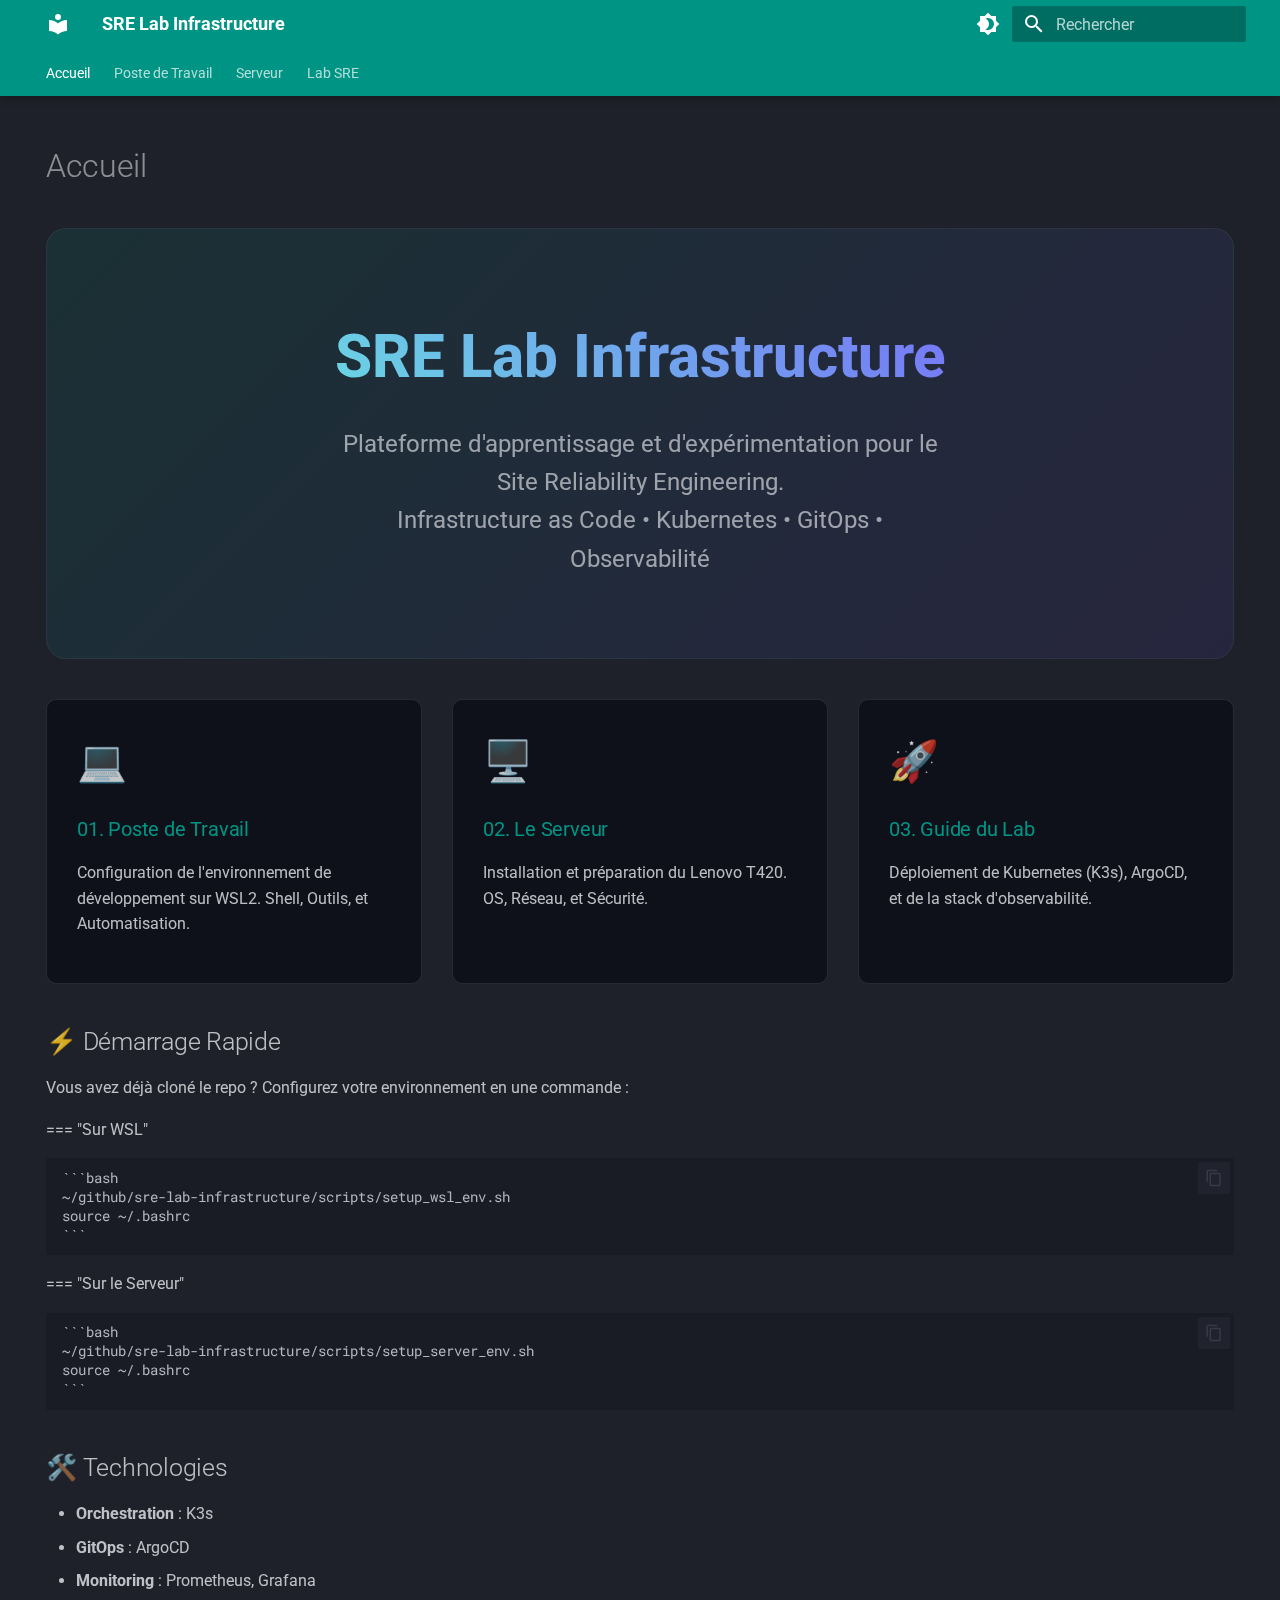
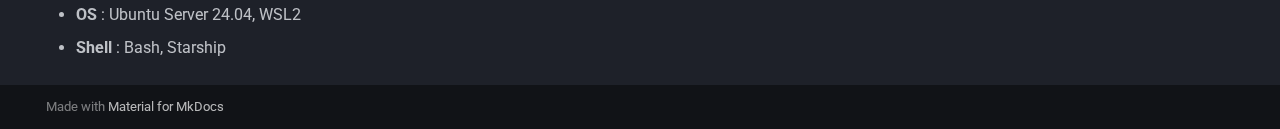
<file: index.html>
<!doctype html>
<html lang="fr" class="no-js">
  <head>
    
      <meta charset="utf-8">
      <meta name="viewport" content="width=device-width,initial-scale=1">
      
        <meta name="description" content="Documentation du Lab SRE personnel">
      
      
        <meta name="author" content="Nicolas Bailleul">
      
      
        <link rel="canonical" href="https://NicoBaiGit.github.io/sre-lab-infrastructure/">
      
      
      
        <link rel="next" href="wsl/">
      
      
        
      
      
      <link rel="icon" href="assets/images/favicon.png">
      <meta name="generator" content="mkdocs-1.6.1, mkdocs-material-9.7.1">
    
    
      
        <title>SRE Lab Infrastructure</title>
      
    
    
      <link rel="stylesheet" href="assets/stylesheets/main.484c7ddc.min.css">
      
        
        <link rel="stylesheet" href="assets/stylesheets/palette.ab4e12ef.min.css">
      
      


    
    
      
    
    
      
        
        
        <link rel="preconnect" href="https://fonts.gstatic.com" crossorigin>
        <link rel="stylesheet" href="https://fonts.googleapis.com/css?family=Roboto:300,300i,400,400i,700,700i%7CRoboto+Mono:400,400i,700,700i&display=fallback">
        <style>:root{--md-text-font:"Roboto";--md-code-font:"Roboto Mono"}</style>
      
    
    
      <link rel="stylesheet" href="stylesheets/extra.css">
    
    <script>__md_scope=new URL(".",location),__md_hash=e=>[...e].reduce(((e,_)=>(e<<5)-e+_.charCodeAt(0)),0),__md_get=(e,_=localStorage,t=__md_scope)=>JSON.parse(_.getItem(t.pathname+"."+e)),__md_set=(e,_,t=localStorage,a=__md_scope)=>{try{t.setItem(a.pathname+"."+e,JSON.stringify(_))}catch(e){}}</script>
    
      

    
    
  </head>
  
  
    
    
      
    
    
    
    
    <body dir="ltr" data-md-color-scheme="slate" data-md-color-primary="teal" data-md-color-accent="deep-purple">
  
    
    <input class="md-toggle" data-md-toggle="drawer" type="checkbox" id="__drawer" autocomplete="off">
    <input class="md-toggle" data-md-toggle="search" type="checkbox" id="__search" autocomplete="off">
    <label class="md-overlay" for="__drawer"></label>
    <div data-md-component="skip">
      
        
        <a href="#demarrage-rapide" class="md-skip">
          Aller au contenu
        </a>
      
    </div>
    <div data-md-component="announce">
      
    </div>
    
    
      

  

<header class="md-header md-header--shadow md-header--lifted" data-md-component="header">
  <nav class="md-header__inner md-grid" aria-label="En-tête">
    <a href="." title="SRE Lab Infrastructure" class="md-header__button md-logo" aria-label="SRE Lab Infrastructure" data-md-component="logo">
      
  
  <svg xmlns="http://www.w3.org/2000/svg" viewBox="0 0 24 24"><path d="M12 8a3 3 0 0 0 3-3 3 3 0 0 0-3-3 3 3 0 0 0-3 3 3 3 0 0 0 3 3m0 3.54C9.64 9.35 6.5 8 3 8v11c3.5 0 6.64 1.35 9 3.54 2.36-2.19 5.5-3.54 9-3.54V8c-3.5 0-6.64 1.35-9 3.54"/></svg>

    </a>
    <label class="md-header__button md-icon" for="__drawer">
      
      <svg xmlns="http://www.w3.org/2000/svg" viewBox="0 0 24 24"><path d="M3 6h18v2H3zm0 5h18v2H3zm0 5h18v2H3z"/></svg>
    </label>
    <div class="md-header__title" data-md-component="header-title">
      <div class="md-header__ellipsis">
        <div class="md-header__topic">
          <span class="md-ellipsis">
            SRE Lab Infrastructure
          </span>
        </div>
        <div class="md-header__topic" data-md-component="header-topic">
          <span class="md-ellipsis">
            
              Accueil
            
          </span>
        </div>
      </div>
    </div>
    
      
        <form class="md-header__option" data-md-component="palette">
  
    
    
    
    <input class="md-option" data-md-color-media="" data-md-color-scheme="slate" data-md-color-primary="teal" data-md-color-accent="deep-purple"  aria-label="Passer en mode clair"  type="radio" name="__palette" id="__palette_0">
    
      <label class="md-header__button md-icon" title="Passer en mode clair" for="__palette_1" hidden>
        <svg xmlns="http://www.w3.org/2000/svg" viewBox="0 0 24 24"><path d="M12 18c-.89 0-1.74-.2-2.5-.55C11.56 16.5 13 14.42 13 12s-1.44-4.5-3.5-5.45C10.26 6.2 11.11 6 12 6a6 6 0 0 1 6 6 6 6 0 0 1-6 6m8-9.31V4h-4.69L12 .69 8.69 4H4v4.69L.69 12 4 15.31V20h4.69L12 23.31 15.31 20H20v-4.69L23.31 12z"/></svg>
      </label>
    
  
    
    
    
    <input class="md-option" data-md-color-media="" data-md-color-scheme="default" data-md-color-primary="teal" data-md-color-accent="deep-purple"  aria-label="Passer en mode sombre"  type="radio" name="__palette" id="__palette_1">
    
      <label class="md-header__button md-icon" title="Passer en mode sombre" for="__palette_0" hidden>
        <svg xmlns="http://www.w3.org/2000/svg" viewBox="0 0 24 24"><path d="M12 8a4 4 0 0 0-4 4 4 4 0 0 0 4 4 4 4 0 0 0 4-4 4 4 0 0 0-4-4m0 10a6 6 0 0 1-6-6 6 6 0 0 1 6-6 6 6 0 0 1 6 6 6 6 0 0 1-6 6m8-9.31V4h-4.69L12 .69 8.69 4H4v4.69L.69 12 4 15.31V20h4.69L12 23.31 15.31 20H20v-4.69L23.31 12z"/></svg>
      </label>
    
  
</form>
      
    
    
      <script>var palette=__md_get("__palette");if(palette&&palette.color){if("(prefers-color-scheme)"===palette.color.media){var media=matchMedia("(prefers-color-scheme: light)"),input=document.querySelector(media.matches?"[data-md-color-media='(prefers-color-scheme: light)']":"[data-md-color-media='(prefers-color-scheme: dark)']");palette.color.media=input.getAttribute("data-md-color-media"),palette.color.scheme=input.getAttribute("data-md-color-scheme"),palette.color.primary=input.getAttribute("data-md-color-primary"),palette.color.accent=input.getAttribute("data-md-color-accent")}for(var[key,value]of Object.entries(palette.color))document.body.setAttribute("data-md-color-"+key,value)}</script>
    
    
    
      
      
        <label class="md-header__button md-icon" for="__search">
          
          <svg xmlns="http://www.w3.org/2000/svg" viewBox="0 0 24 24"><path d="M9.5 3A6.5 6.5 0 0 1 16 9.5c0 1.61-.59 3.09-1.56 4.23l.27.27h.79l5 5-1.5 1.5-5-5v-.79l-.27-.27A6.52 6.52 0 0 1 9.5 16 6.5 6.5 0 0 1 3 9.5 6.5 6.5 0 0 1 9.5 3m0 2C7 5 5 7 5 9.5S7 14 9.5 14 14 12 14 9.5 12 5 9.5 5"/></svg>
        </label>
        <div class="md-search" data-md-component="search" role="dialog">
  <label class="md-search__overlay" for="__search"></label>
  <div class="md-search__inner" role="search">
    <form class="md-search__form" name="search">
      <input type="text" class="md-search__input" name="query" aria-label="Rechercher" placeholder="Rechercher" autocapitalize="off" autocorrect="off" autocomplete="off" spellcheck="false" data-md-component="search-query" required>
      <label class="md-search__icon md-icon" for="__search">
        
        <svg xmlns="http://www.w3.org/2000/svg" viewBox="0 0 24 24"><path d="M9.5 3A6.5 6.5 0 0 1 16 9.5c0 1.61-.59 3.09-1.56 4.23l.27.27h.79l5 5-1.5 1.5-5-5v-.79l-.27-.27A6.52 6.52 0 0 1 9.5 16 6.5 6.5 0 0 1 3 9.5 6.5 6.5 0 0 1 9.5 3m0 2C7 5 5 7 5 9.5S7 14 9.5 14 14 12 14 9.5 12 5 9.5 5"/></svg>
        
        <svg xmlns="http://www.w3.org/2000/svg" viewBox="0 0 24 24"><path d="M20 11v2H8l5.5 5.5-1.42 1.42L4.16 12l7.92-7.92L13.5 5.5 8 11z"/></svg>
      </label>
      <nav class="md-search__options" aria-label="Recherche">
        
        <button type="reset" class="md-search__icon md-icon" title="Effacer" aria-label="Effacer" tabindex="-1">
          
          <svg xmlns="http://www.w3.org/2000/svg" viewBox="0 0 24 24"><path d="M19 6.41 17.59 5 12 10.59 6.41 5 5 6.41 10.59 12 5 17.59 6.41 19 12 13.41 17.59 19 19 17.59 13.41 12z"/></svg>
        </button>
      </nav>
      
        <div class="md-search__suggest" data-md-component="search-suggest"></div>
      
    </form>
    <div class="md-search__output">
      <div class="md-search__scrollwrap" tabindex="0" data-md-scrollfix>
        <div class="md-search-result" data-md-component="search-result">
          <div class="md-search-result__meta">
            Initialisation de la recherche
          </div>
          <ol class="md-search-result__list" role="presentation"></ol>
        </div>
      </div>
    </div>
  </div>
</div>
      
    
    
  </nav>
  
    
      
<nav class="md-tabs" aria-label="Onglets" data-md-component="tabs">
  <div class="md-grid">
    <ul class="md-tabs__list">
      
        
  
  
  
    
  
  
    <li class="md-tabs__item md-tabs__item--active">
      <a href="." class="md-tabs__link">
        
  
  
    
  
  Accueil

      </a>
    </li>
  

      
        
  
  
  
  
    
    
      <li class="md-tabs__item">
        <a href="wsl/" class="md-tabs__link">
          
  
  
  Poste de Travail

        </a>
      </li>
    
  

      
        
  
  
  
  
    <li class="md-tabs__item">
      <a href="ubuntu-server/" class="md-tabs__link">
        
  
  
    
  
  Serveur

      </a>
    </li>
  

      
        
  
  
  
  
    <li class="md-tabs__item">
      <a href="setup-lab/" class="md-tabs__link">
        
  
  
    
  
  Lab SRE

      </a>
    </li>
  

      
    </ul>
  </div>
</nav>
    
  
</header>
    
    <div class="md-container" data-md-component="container">
      
      
        
      
      <main class="md-main" data-md-component="main">
        <div class="md-main__inner md-grid">
          
            
              
                
              
              <div class="md-sidebar md-sidebar--primary" data-md-component="sidebar" data-md-type="navigation" hidden>
                <div class="md-sidebar__scrollwrap">
                  <div class="md-sidebar__inner">
                    


  


  

<nav class="md-nav md-nav--primary md-nav--lifted md-nav--integrated" aria-label="Navigation" data-md-level="0">
  <label class="md-nav__title" for="__drawer">
    <a href="." title="SRE Lab Infrastructure" class="md-nav__button md-logo" aria-label="SRE Lab Infrastructure" data-md-component="logo">
      
  
  <svg xmlns="http://www.w3.org/2000/svg" viewBox="0 0 24 24"><path d="M12 8a3 3 0 0 0 3-3 3 3 0 0 0-3-3 3 3 0 0 0-3 3 3 3 0 0 0 3 3m0 3.54C9.64 9.35 6.5 8 3 8v11c3.5 0 6.64 1.35 9 3.54 2.36-2.19 5.5-3.54 9-3.54V8c-3.5 0-6.64 1.35-9 3.54"/></svg>

    </a>
    SRE Lab Infrastructure
  </label>
  
  <ul class="md-nav__list" data-md-scrollfix>
    
      
      
  
  
    
  
  
  
    <li class="md-nav__item md-nav__item--active">
      
      <input class="md-nav__toggle md-toggle" type="checkbox" id="__toc">
      
      
      
        <label class="md-nav__link md-nav__link--active" for="__toc">
          
  
  
  <span class="md-ellipsis">
    
  
    Accueil
  

    
  </span>
  
  

          <span class="md-nav__icon md-icon"></span>
        </label>
      
      <a href="." class="md-nav__link md-nav__link--active">
        
  
  
  <span class="md-ellipsis">
    
  
    Accueil
  

    
  </span>
  
  

      </a>
      
        

<nav class="md-nav md-nav--secondary" aria-label="Table des matières">
  
  
  
  
    <label class="md-nav__title" for="__toc">
      <span class="md-nav__icon md-icon"></span>
      Table des matières
    </label>
    <ul class="md-nav__list" data-md-component="toc" data-md-scrollfix>
      
        <li class="md-nav__item">
  <a href="#demarrage-rapide" class="md-nav__link">
    <span class="md-ellipsis">
      
        ⚡ Démarrage Rapide
      
    </span>
  </a>
  
</li>
      
        <li class="md-nav__item">
  <a href="#technologies" class="md-nav__link">
    <span class="md-ellipsis">
      
        🛠️ Technologies
      
    </span>
  </a>
  
</li>
      
    </ul>
  
</nav>
      
    </li>
  

    
      
      
  
  
  
  
    
    
    
    
      
      
        
      
    
    
    <li class="md-nav__item md-nav__item--nested">
      
        
        
          
        
        <input class="md-nav__toggle md-toggle md-toggle--indeterminate" type="checkbox" id="__nav_2" >
        
          
          <label class="md-nav__link" for="__nav_2" id="__nav_2_label" tabindex="0">
            
  
  
  <span class="md-ellipsis">
    
  
    Poste de Travail
  

    
  </span>
  
  

            <span class="md-nav__icon md-icon"></span>
          </label>
        
        <nav class="md-nav" data-md-level="1" aria-labelledby="__nav_2_label" aria-expanded="false">
          <label class="md-nav__title" for="__nav_2">
            <span class="md-nav__icon md-icon"></span>
            
  
    Poste de Travail
  

          </label>
          <ul class="md-nav__list" data-md-scrollfix>
            
              
                
  
  
  
  
    <li class="md-nav__item">
      <a href="wsl/" class="md-nav__link">
        
  
  
  <span class="md-ellipsis">
    
  
    Configuration WSL
  

    
  </span>
  
  

      </a>
    </li>
  

              
            
              
                
  
  
  
  
    <li class="md-nav__item">
      <a href="workstation-management/" class="md-nav__link">
        
  
  
  <span class="md-ellipsis">
    
  
    Gestion Environnement
  

    
  </span>
  
  

      </a>
    </li>
  

              
            
          </ul>
        </nav>
      
    </li>
  

    
      
      
  
  
  
  
    <li class="md-nav__item">
      <a href="ubuntu-server/" class="md-nav__link">
        
  
  
  <span class="md-ellipsis">
    
  
    Serveur
  

    
  </span>
  
  

      </a>
    </li>
  

    
      
      
  
  
  
  
    <li class="md-nav__item">
      <a href="setup-lab/" class="md-nav__link">
        
  
  
  <span class="md-ellipsis">
    
  
    Lab SRE
  

    
  </span>
  
  

      </a>
    </li>
  

    
  </ul>
</nav>
                  </div>
                </div>
              </div>
            
            
          
          
            <div class="md-content" data-md-component="content">
              
              <article class="md-content__inner md-typeset">
                
                  
  




  <h1>Accueil</h1>

<div class="hero-section">
  <div class="hero-title">SRE Lab Infrastructure</div>
  <div class="hero-subtitle">
    Plateforme d'apprentissage et d'expérimentation pour le Site Reliability Engineering.
    <br>
    Infrastructure as Code • Kubernetes • GitOps • Observabilité
  </div>
</div>

<div class="grid-cards">

<a href="wsl/" class="card">
  <span class="card-icon">💻</span>
  <h3>01. Poste de Travail</h3>
  <p>Configuration de l'environnement de développement sur WSL2. Shell, Outils, et Automatisation.</p>
</a>

<a href="ubuntu-server/" class="card">
  <span class="card-icon">🖥️</span>
  <h3>02. Le Serveur</h3>
  <p>Installation et préparation du Lenovo T420. OS, Réseau, et Sécurité.</p>
</a>

<a href="setup-lab/" class="card">
  <span class="card-icon">🚀</span>
  <h3>03. Guide du Lab</h3>
  <p>Déploiement de Kubernetes (K3s), ArgoCD, et de la stack d'observabilité.</p>
</a>

</div>

<h2 id="demarrage-rapide">⚡ Démarrage Rapide</h2>
<p>Vous avez déjà cloné le repo ? Configurez votre environnement en une commande :</p>
<p>=== "Sur WSL"</p>
<div class="highlight"><pre><span></span><code>```bash
~/github/sre-lab-infrastructure/scripts/setup_wsl_env.sh
source ~/.bashrc
```
</code></pre></div>
<p>=== "Sur le Serveur"</p>
<div class="highlight"><pre><span></span><code>```bash
~/github/sre-lab-infrastructure/scripts/setup_server_env.sh
source ~/.bashrc
```
</code></pre></div>
<h2 id="technologies">🛠️ Technologies</h2>
<ul>
<li><strong>Orchestration</strong> : K3s</li>
<li><strong>GitOps</strong> : ArgoCD</li>
<li><strong>Monitoring</strong> : Prometheus, Grafana</li>
<li><strong>OS</strong> : Ubuntu Server 24.04, WSL2</li>
<li><strong>Shell</strong> : Bash, Starship</li>
</ul>







  
  




  



                
              </article>
            </div>
          
          
<script>var target=document.getElementById(location.hash.slice(1));target&&target.name&&(target.checked=target.name.startsWith("__tabbed_"))</script>
        </div>
        
          <button type="button" class="md-top md-icon" data-md-component="top" hidden>
  
  <svg xmlns="http://www.w3.org/2000/svg" viewBox="0 0 24 24"><path d="M13 20h-2V8l-5.5 5.5-1.42-1.42L12 4.16l7.92 7.92-1.42 1.42L13 8z"/></svg>
  Retour en haut de la page
</button>
        
      </main>
      
        <footer class="md-footer">
  
  <div class="md-footer-meta md-typeset">
    <div class="md-footer-meta__inner md-grid">
      <div class="md-copyright">
  
  
    Made with
    <a href="https://squidfunk.github.io/mkdocs-material/" target="_blank" rel="noopener">
      Material for MkDocs
    </a>
  
</div>
      
    </div>
  </div>
</footer>
      
    </div>
    <div class="md-dialog" data-md-component="dialog">
      <div class="md-dialog__inner md-typeset"></div>
    </div>
    
    
    
      
      
      <script id="__config" type="application/json">{"annotate": null, "base": ".", "features": ["navigation.tabs", "navigation.tabs.sticky", "navigation.sections", "navigation.expand", "navigation.top", "navigation.tracking", "toc.integrate", "search.suggest", "search.highlight", "content.code.copy", "content.action.edit"], "search": "assets/javascripts/workers/search.2c215733.min.js", "tags": null, "translations": {"clipboard.copied": "Copi\u00e9 dans le presse-papier", "clipboard.copy": "Copier dans le presse-papier", "search.result.more.one": "1 de plus sur cette page", "search.result.more.other": "# de plus sur cette page", "search.result.none": "Aucun document trouv\u00e9", "search.result.one": "1 document trouv\u00e9", "search.result.other": "# documents trouv\u00e9s", "search.result.placeholder": "Taper pour d\u00e9marrer la recherche", "search.result.term.missing": "Non trouv\u00e9", "select.version": "S\u00e9lectionner la version"}, "version": null}</script>
    
    
      <script src="assets/javascripts/bundle.79ae519e.min.js"></script>
      
    
  </body>
</html>
</file>
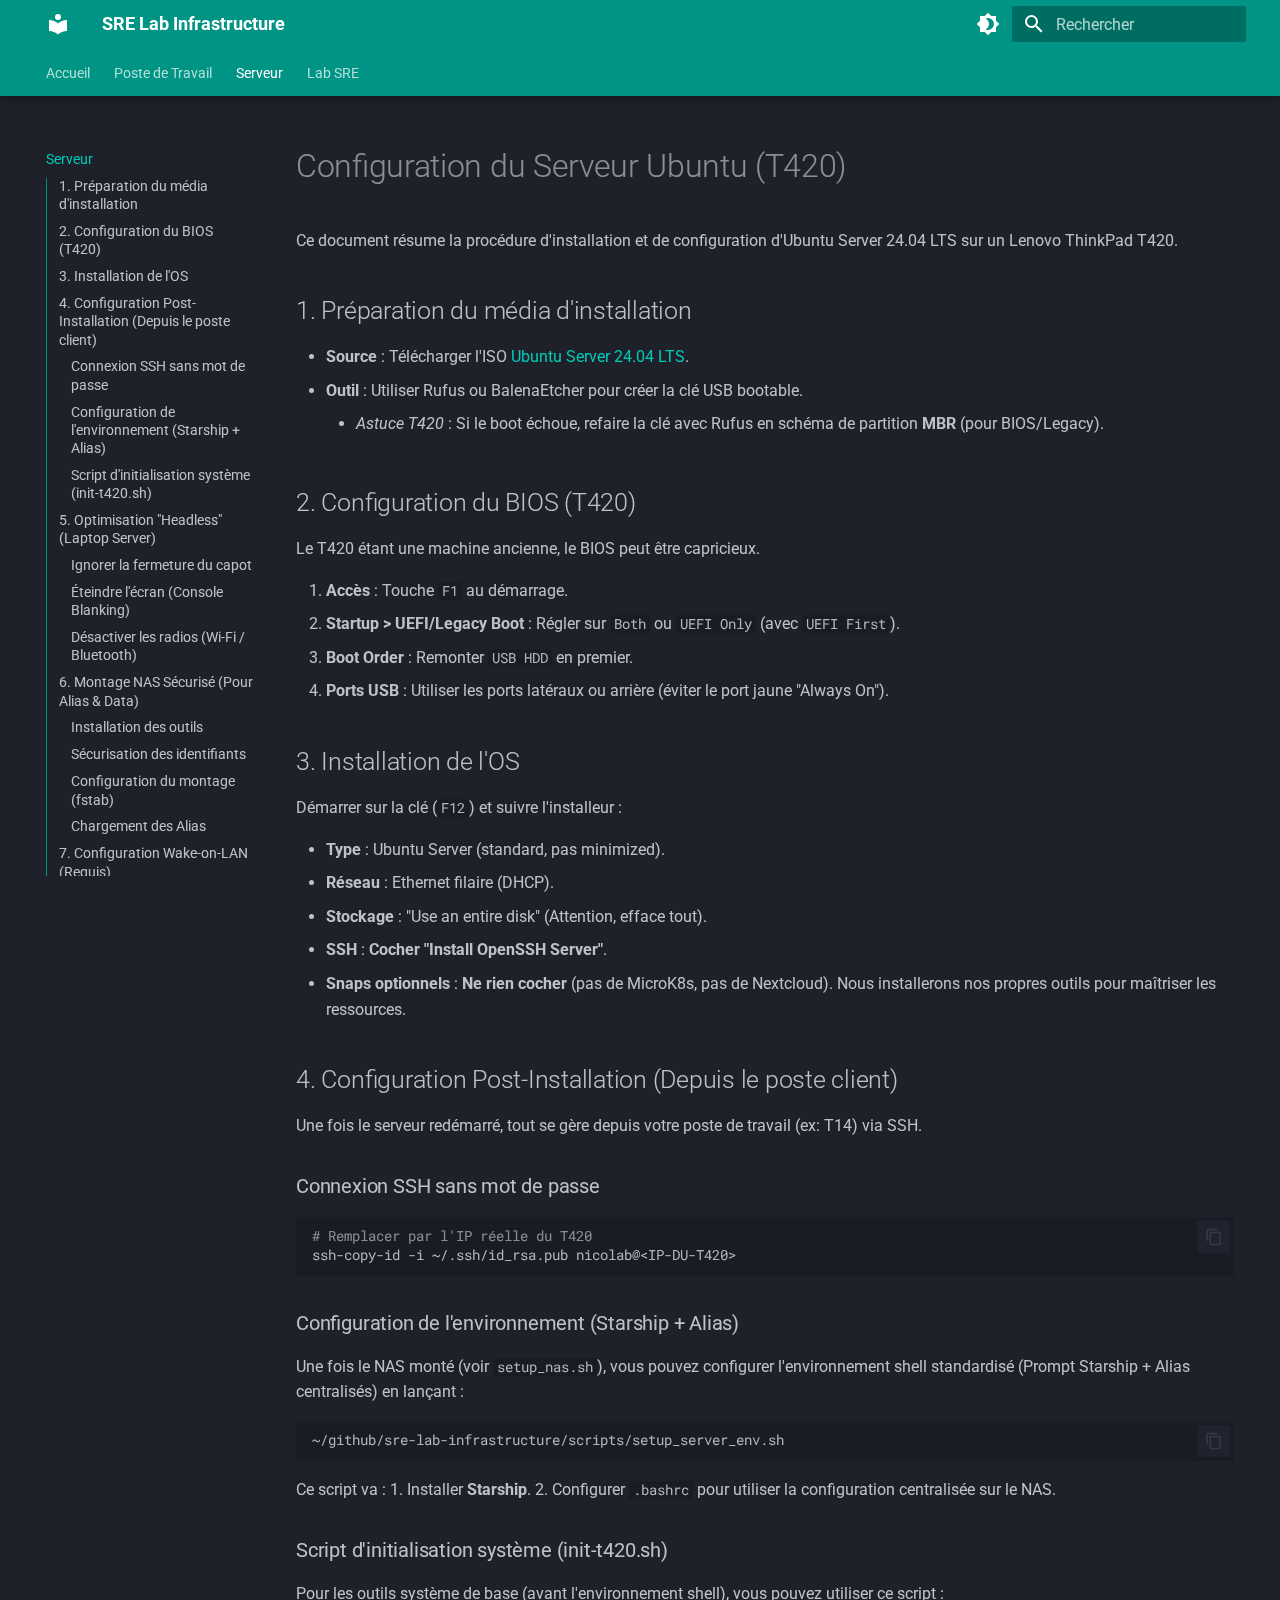
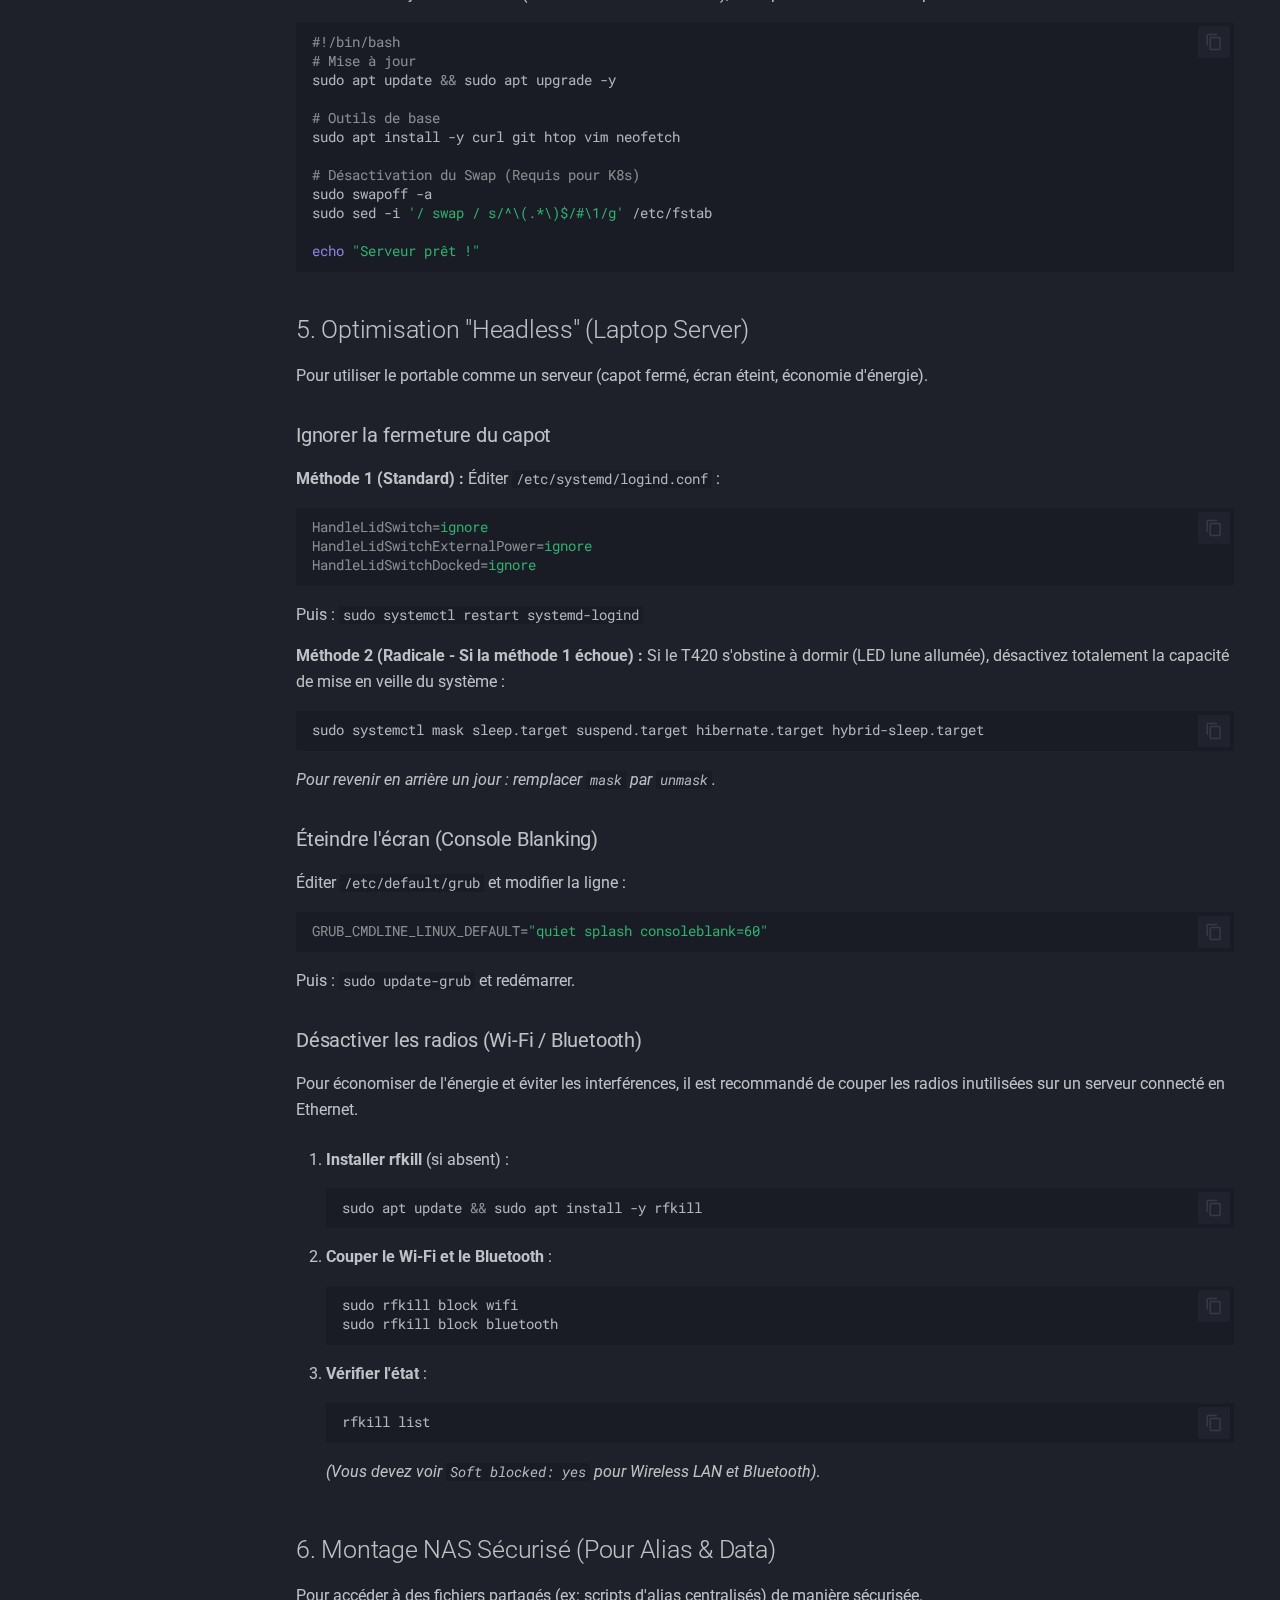
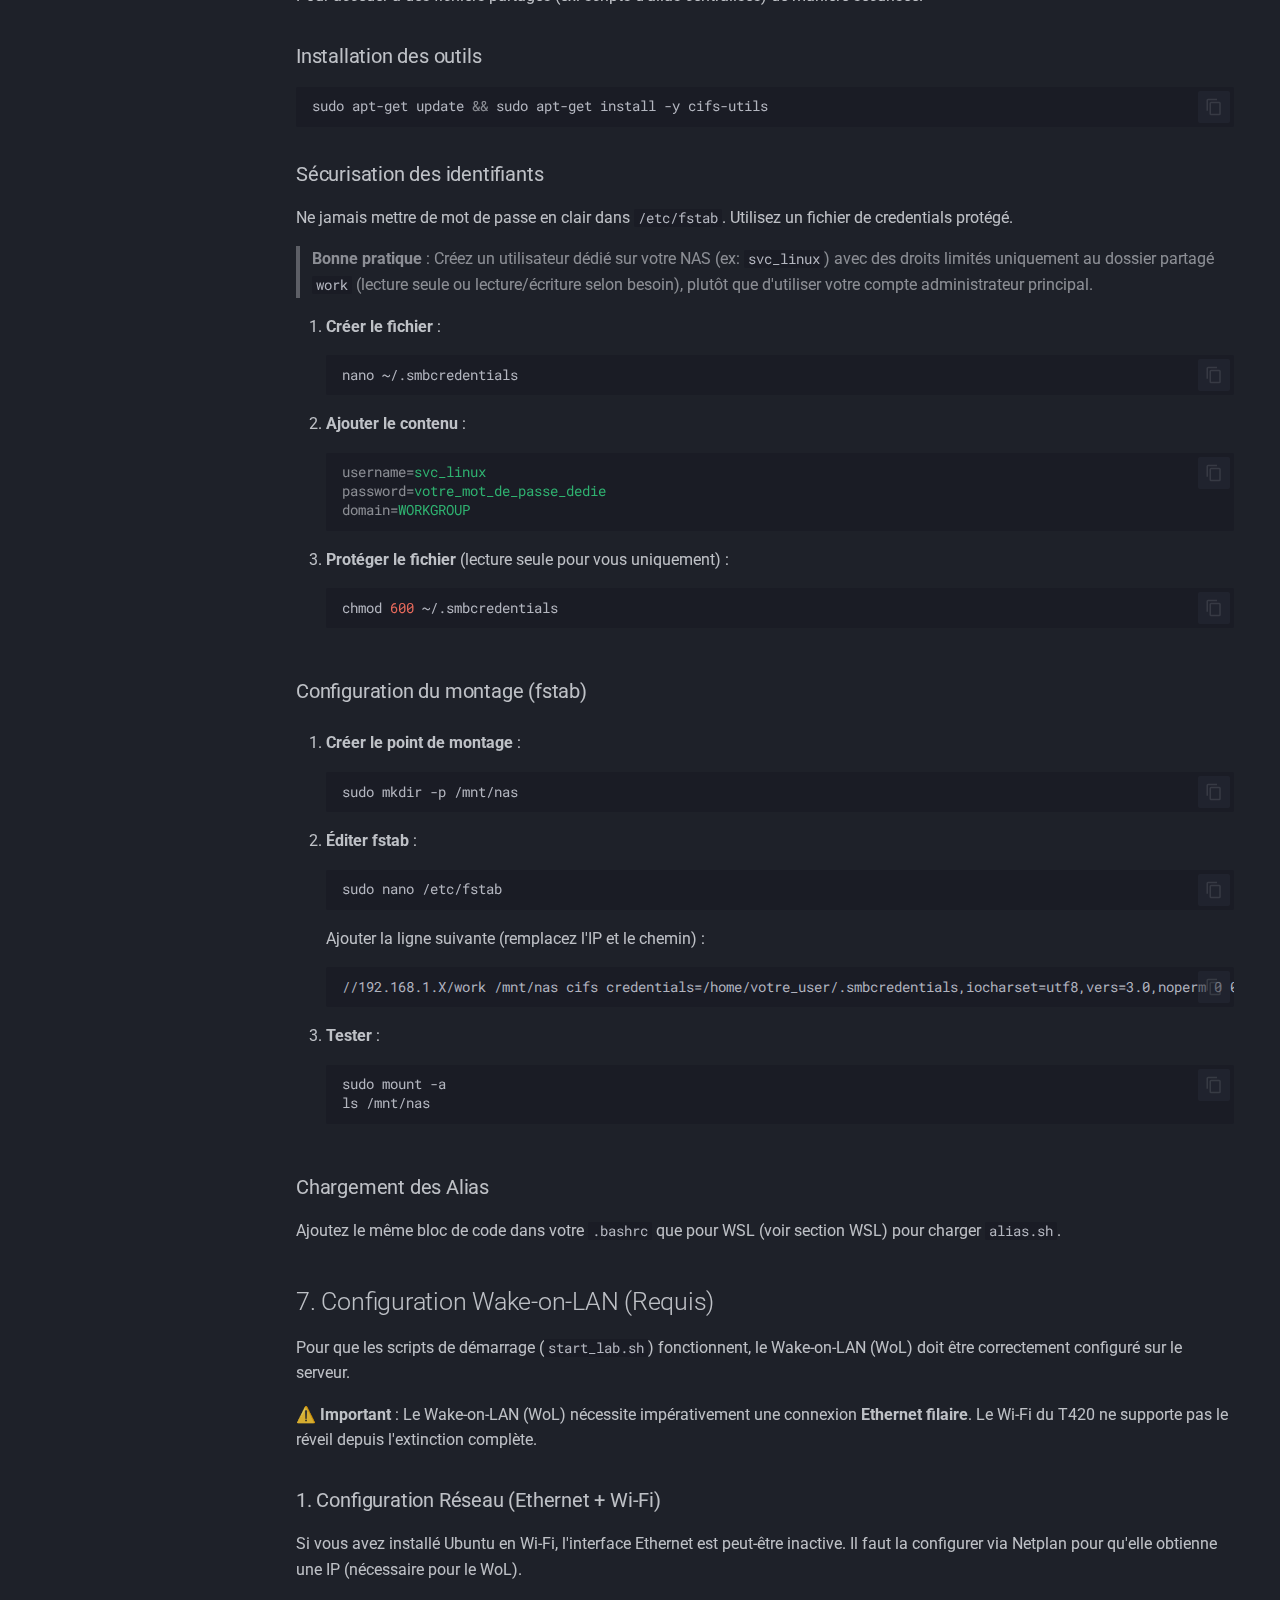
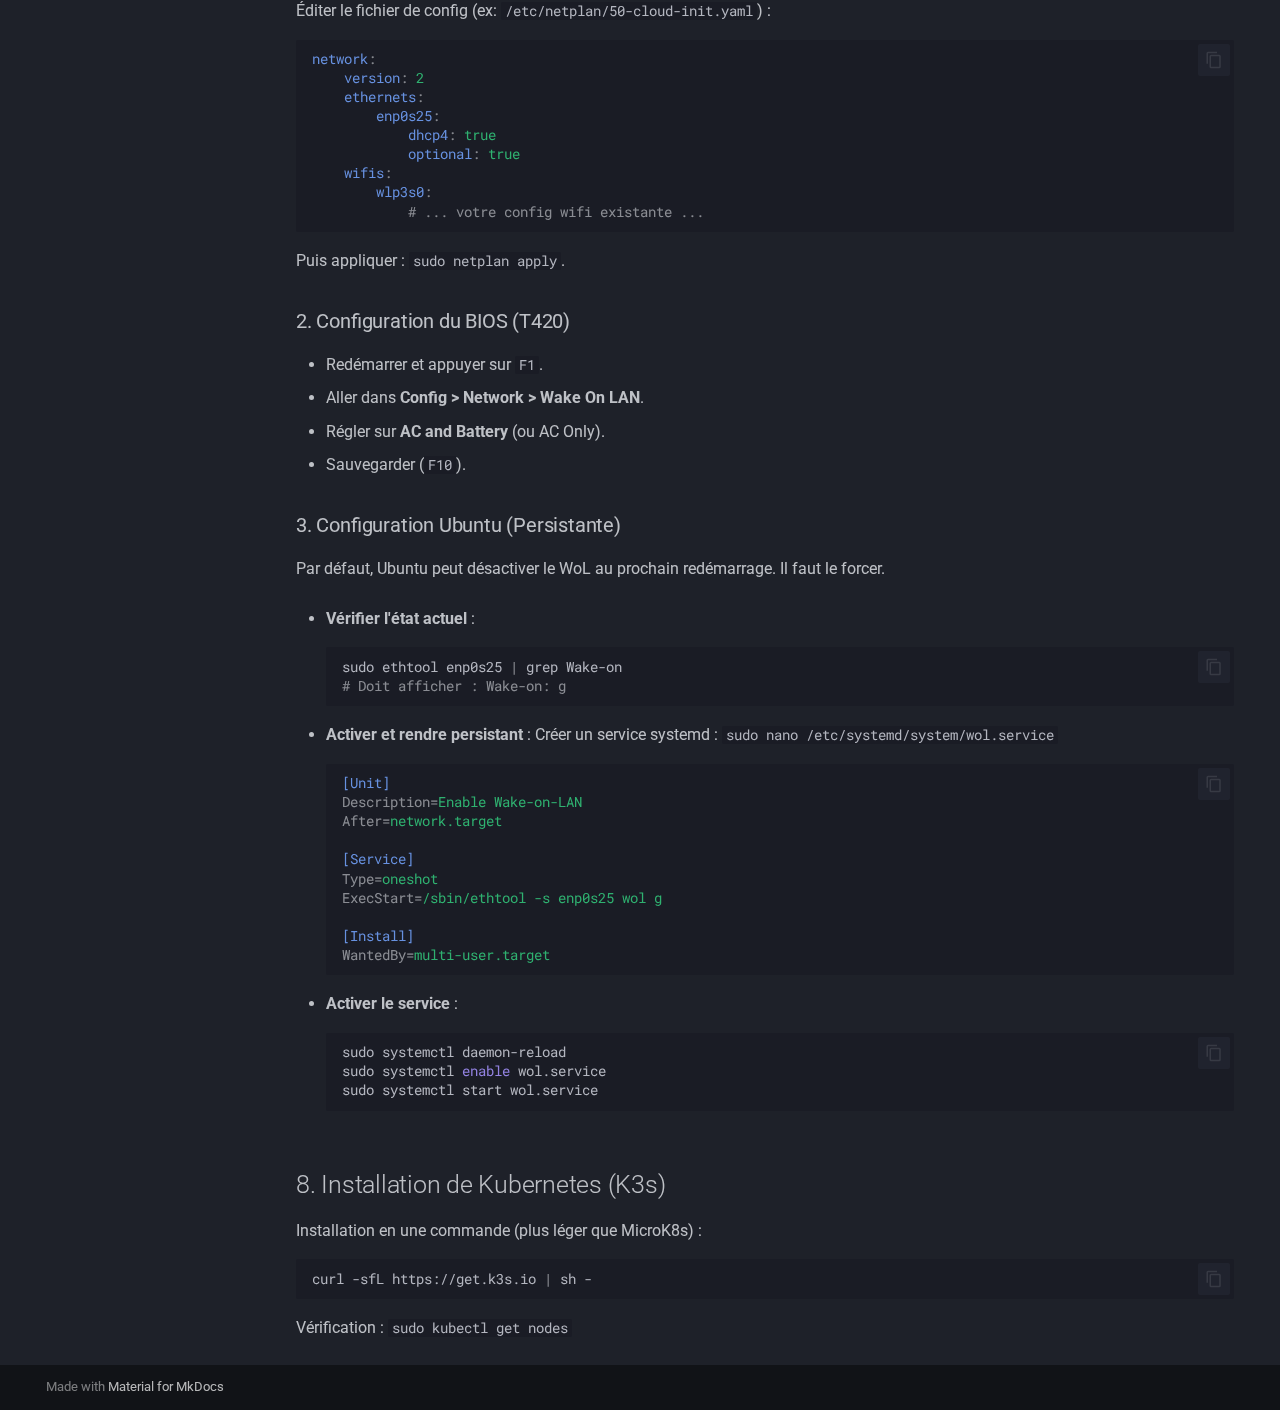
<file: ubuntu-server/index.html>
<!doctype html>
<html lang="fr" class="no-js">
  <head>
    
      <meta charset="utf-8">
      <meta name="viewport" content="width=device-width,initial-scale=1">
      
        <meta name="description" content="Documentation du Lab SRE personnel">
      
      
        <meta name="author" content="Nicolas Bailleul">
      
      
        <link rel="canonical" href="https://NicoBaiGit.github.io/sre-lab-infrastructure/ubuntu-server/">
      
      
        <link rel="prev" href="../workstation-management/">
      
      
        <link rel="next" href="../setup-lab/">
      
      
        
      
      
      <link rel="icon" href="../assets/images/favicon.png">
      <meta name="generator" content="mkdocs-1.6.1, mkdocs-material-9.7.1">
    
    
      
        <title>Serveur - SRE Lab Infrastructure</title>
      
    
    
      <link rel="stylesheet" href="../assets/stylesheets/main.484c7ddc.min.css">
      
        
        <link rel="stylesheet" href="../assets/stylesheets/palette.ab4e12ef.min.css">
      
      


    
    
      
    
    
      
        
        
        <link rel="preconnect" href="https://fonts.gstatic.com" crossorigin>
        <link rel="stylesheet" href="https://fonts.googleapis.com/css?family=Roboto:300,300i,400,400i,700,700i%7CRoboto+Mono:400,400i,700,700i&display=fallback">
        <style>:root{--md-text-font:"Roboto";--md-code-font:"Roboto Mono"}</style>
      
    
    
      <link rel="stylesheet" href="../stylesheets/extra.css">
    
    <script>__md_scope=new URL("..",location),__md_hash=e=>[...e].reduce(((e,_)=>(e<<5)-e+_.charCodeAt(0)),0),__md_get=(e,_=localStorage,t=__md_scope)=>JSON.parse(_.getItem(t.pathname+"."+e)),__md_set=(e,_,t=localStorage,a=__md_scope)=>{try{t.setItem(a.pathname+"."+e,JSON.stringify(_))}catch(e){}}</script>
    
      

    
    
  </head>
  
  
    
    
      
    
    
    
    
    <body dir="ltr" data-md-color-scheme="slate" data-md-color-primary="teal" data-md-color-accent="deep-purple">
  
    
    <input class="md-toggle" data-md-toggle="drawer" type="checkbox" id="__drawer" autocomplete="off">
    <input class="md-toggle" data-md-toggle="search" type="checkbox" id="__search" autocomplete="off">
    <label class="md-overlay" for="__drawer"></label>
    <div data-md-component="skip">
      
        
        <a href="#configuration-du-serveur-ubuntu-t420" class="md-skip">
          Aller au contenu
        </a>
      
    </div>
    <div data-md-component="announce">
      
    </div>
    
    
      

  

<header class="md-header md-header--shadow md-header--lifted" data-md-component="header">
  <nav class="md-header__inner md-grid" aria-label="En-tête">
    <a href=".." title="SRE Lab Infrastructure" class="md-header__button md-logo" aria-label="SRE Lab Infrastructure" data-md-component="logo">
      
  
  <svg xmlns="http://www.w3.org/2000/svg" viewBox="0 0 24 24"><path d="M12 8a3 3 0 0 0 3-3 3 3 0 0 0-3-3 3 3 0 0 0-3 3 3 3 0 0 0 3 3m0 3.54C9.64 9.35 6.5 8 3 8v11c3.5 0 6.64 1.35 9 3.54 2.36-2.19 5.5-3.54 9-3.54V8c-3.5 0-6.64 1.35-9 3.54"/></svg>

    </a>
    <label class="md-header__button md-icon" for="__drawer">
      
      <svg xmlns="http://www.w3.org/2000/svg" viewBox="0 0 24 24"><path d="M3 6h18v2H3zm0 5h18v2H3zm0 5h18v2H3z"/></svg>
    </label>
    <div class="md-header__title" data-md-component="header-title">
      <div class="md-header__ellipsis">
        <div class="md-header__topic">
          <span class="md-ellipsis">
            SRE Lab Infrastructure
          </span>
        </div>
        <div class="md-header__topic" data-md-component="header-topic">
          <span class="md-ellipsis">
            
              Serveur
            
          </span>
        </div>
      </div>
    </div>
    
      
        <form class="md-header__option" data-md-component="palette">
  
    
    
    
    <input class="md-option" data-md-color-media="" data-md-color-scheme="slate" data-md-color-primary="teal" data-md-color-accent="deep-purple"  aria-label="Passer en mode clair"  type="radio" name="__palette" id="__palette_0">
    
      <label class="md-header__button md-icon" title="Passer en mode clair" for="__palette_1" hidden>
        <svg xmlns="http://www.w3.org/2000/svg" viewBox="0 0 24 24"><path d="M12 18c-.89 0-1.74-.2-2.5-.55C11.56 16.5 13 14.42 13 12s-1.44-4.5-3.5-5.45C10.26 6.2 11.11 6 12 6a6 6 0 0 1 6 6 6 6 0 0 1-6 6m8-9.31V4h-4.69L12 .69 8.69 4H4v4.69L.69 12 4 15.31V20h4.69L12 23.31 15.31 20H20v-4.69L23.31 12z"/></svg>
      </label>
    
  
    
    
    
    <input class="md-option" data-md-color-media="" data-md-color-scheme="default" data-md-color-primary="teal" data-md-color-accent="deep-purple"  aria-label="Passer en mode sombre"  type="radio" name="__palette" id="__palette_1">
    
      <label class="md-header__button md-icon" title="Passer en mode sombre" for="__palette_0" hidden>
        <svg xmlns="http://www.w3.org/2000/svg" viewBox="0 0 24 24"><path d="M12 8a4 4 0 0 0-4 4 4 4 0 0 0 4 4 4 4 0 0 0 4-4 4 4 0 0 0-4-4m0 10a6 6 0 0 1-6-6 6 6 0 0 1 6-6 6 6 0 0 1 6 6 6 6 0 0 1-6 6m8-9.31V4h-4.69L12 .69 8.69 4H4v4.69L.69 12 4 15.31V20h4.69L12 23.31 15.31 20H20v-4.69L23.31 12z"/></svg>
      </label>
    
  
</form>
      
    
    
      <script>var palette=__md_get("__palette");if(palette&&palette.color){if("(prefers-color-scheme)"===palette.color.media){var media=matchMedia("(prefers-color-scheme: light)"),input=document.querySelector(media.matches?"[data-md-color-media='(prefers-color-scheme: light)']":"[data-md-color-media='(prefers-color-scheme: dark)']");palette.color.media=input.getAttribute("data-md-color-media"),palette.color.scheme=input.getAttribute("data-md-color-scheme"),palette.color.primary=input.getAttribute("data-md-color-primary"),palette.color.accent=input.getAttribute("data-md-color-accent")}for(var[key,value]of Object.entries(palette.color))document.body.setAttribute("data-md-color-"+key,value)}</script>
    
    
    
      
      
        <label class="md-header__button md-icon" for="__search">
          
          <svg xmlns="http://www.w3.org/2000/svg" viewBox="0 0 24 24"><path d="M9.5 3A6.5 6.5 0 0 1 16 9.5c0 1.61-.59 3.09-1.56 4.23l.27.27h.79l5 5-1.5 1.5-5-5v-.79l-.27-.27A6.52 6.52 0 0 1 9.5 16 6.5 6.5 0 0 1 3 9.5 6.5 6.5 0 0 1 9.5 3m0 2C7 5 5 7 5 9.5S7 14 9.5 14 14 12 14 9.5 12 5 9.5 5"/></svg>
        </label>
        <div class="md-search" data-md-component="search" role="dialog">
  <label class="md-search__overlay" for="__search"></label>
  <div class="md-search__inner" role="search">
    <form class="md-search__form" name="search">
      <input type="text" class="md-search__input" name="query" aria-label="Rechercher" placeholder="Rechercher" autocapitalize="off" autocorrect="off" autocomplete="off" spellcheck="false" data-md-component="search-query" required>
      <label class="md-search__icon md-icon" for="__search">
        
        <svg xmlns="http://www.w3.org/2000/svg" viewBox="0 0 24 24"><path d="M9.5 3A6.5 6.5 0 0 1 16 9.5c0 1.61-.59 3.09-1.56 4.23l.27.27h.79l5 5-1.5 1.5-5-5v-.79l-.27-.27A6.52 6.52 0 0 1 9.5 16 6.5 6.5 0 0 1 3 9.5 6.5 6.5 0 0 1 9.5 3m0 2C7 5 5 7 5 9.5S7 14 9.5 14 14 12 14 9.5 12 5 9.5 5"/></svg>
        
        <svg xmlns="http://www.w3.org/2000/svg" viewBox="0 0 24 24"><path d="M20 11v2H8l5.5 5.5-1.42 1.42L4.16 12l7.92-7.92L13.5 5.5 8 11z"/></svg>
      </label>
      <nav class="md-search__options" aria-label="Recherche">
        
        <button type="reset" class="md-search__icon md-icon" title="Effacer" aria-label="Effacer" tabindex="-1">
          
          <svg xmlns="http://www.w3.org/2000/svg" viewBox="0 0 24 24"><path d="M19 6.41 17.59 5 12 10.59 6.41 5 5 6.41 10.59 12 5 17.59 6.41 19 12 13.41 17.59 19 19 17.59 13.41 12z"/></svg>
        </button>
      </nav>
      
        <div class="md-search__suggest" data-md-component="search-suggest"></div>
      
    </form>
    <div class="md-search__output">
      <div class="md-search__scrollwrap" tabindex="0" data-md-scrollfix>
        <div class="md-search-result" data-md-component="search-result">
          <div class="md-search-result__meta">
            Initialisation de la recherche
          </div>
          <ol class="md-search-result__list" role="presentation"></ol>
        </div>
      </div>
    </div>
  </div>
</div>
      
    
    
  </nav>
  
    
      
<nav class="md-tabs" aria-label="Onglets" data-md-component="tabs">
  <div class="md-grid">
    <ul class="md-tabs__list">
      
        
  
  
  
  
    <li class="md-tabs__item">
      <a href=".." class="md-tabs__link">
        
  
  
    
  
  Accueil

      </a>
    </li>
  

      
        
  
  
  
  
    
    
      <li class="md-tabs__item">
        <a href="../wsl/" class="md-tabs__link">
          
  
  
  Poste de Travail

        </a>
      </li>
    
  

      
        
  
  
  
    
  
  
    <li class="md-tabs__item md-tabs__item--active">
      <a href="./" class="md-tabs__link">
        
  
  
    
  
  Serveur

      </a>
    </li>
  

      
        
  
  
  
  
    <li class="md-tabs__item">
      <a href="../setup-lab/" class="md-tabs__link">
        
  
  
    
  
  Lab SRE

      </a>
    </li>
  

      
    </ul>
  </div>
</nav>
    
  
</header>
    
    <div class="md-container" data-md-component="container">
      
      
        
      
      <main class="md-main" data-md-component="main">
        <div class="md-main__inner md-grid">
          
            
              
              <div class="md-sidebar md-sidebar--primary" data-md-component="sidebar" data-md-type="navigation" >
                <div class="md-sidebar__scrollwrap">
                  <div class="md-sidebar__inner">
                    


  


  

<nav class="md-nav md-nav--primary md-nav--lifted md-nav--integrated" aria-label="Navigation" data-md-level="0">
  <label class="md-nav__title" for="__drawer">
    <a href=".." title="SRE Lab Infrastructure" class="md-nav__button md-logo" aria-label="SRE Lab Infrastructure" data-md-component="logo">
      
  
  <svg xmlns="http://www.w3.org/2000/svg" viewBox="0 0 24 24"><path d="M12 8a3 3 0 0 0 3-3 3 3 0 0 0-3-3 3 3 0 0 0-3 3 3 3 0 0 0 3 3m0 3.54C9.64 9.35 6.5 8 3 8v11c3.5 0 6.64 1.35 9 3.54 2.36-2.19 5.5-3.54 9-3.54V8c-3.5 0-6.64 1.35-9 3.54"/></svg>

    </a>
    SRE Lab Infrastructure
  </label>
  
  <ul class="md-nav__list" data-md-scrollfix>
    
      
      
  
  
  
  
    <li class="md-nav__item">
      <a href=".." class="md-nav__link">
        
  
  
  <span class="md-ellipsis">
    
  
    Accueil
  

    
  </span>
  
  

      </a>
    </li>
  

    
      
      
  
  
  
  
    
    
    
    
      
      
        
      
    
    
    <li class="md-nav__item md-nav__item--nested">
      
        
        
          
        
        <input class="md-nav__toggle md-toggle md-toggle--indeterminate" type="checkbox" id="__nav_2" >
        
          
          <label class="md-nav__link" for="__nav_2" id="__nav_2_label" tabindex="0">
            
  
  
  <span class="md-ellipsis">
    
  
    Poste de Travail
  

    
  </span>
  
  

            <span class="md-nav__icon md-icon"></span>
          </label>
        
        <nav class="md-nav" data-md-level="1" aria-labelledby="__nav_2_label" aria-expanded="false">
          <label class="md-nav__title" for="__nav_2">
            <span class="md-nav__icon md-icon"></span>
            
  
    Poste de Travail
  

          </label>
          <ul class="md-nav__list" data-md-scrollfix>
            
              
                
  
  
  
  
    <li class="md-nav__item">
      <a href="../wsl/" class="md-nav__link">
        
  
  
  <span class="md-ellipsis">
    
  
    Configuration WSL
  

    
  </span>
  
  

      </a>
    </li>
  

              
            
              
                
  
  
  
  
    <li class="md-nav__item">
      <a href="../workstation-management/" class="md-nav__link">
        
  
  
  <span class="md-ellipsis">
    
  
    Gestion Environnement
  

    
  </span>
  
  

      </a>
    </li>
  

              
            
          </ul>
        </nav>
      
    </li>
  

    
      
      
  
  
    
  
  
  
    <li class="md-nav__item md-nav__item--active">
      
      <input class="md-nav__toggle md-toggle" type="checkbox" id="__toc">
      
      
        
      
      
        <label class="md-nav__link md-nav__link--active" for="__toc">
          
  
  
  <span class="md-ellipsis">
    
  
    Serveur
  

    
  </span>
  
  

          <span class="md-nav__icon md-icon"></span>
        </label>
      
      <a href="./" class="md-nav__link md-nav__link--active">
        
  
  
  <span class="md-ellipsis">
    
  
    Serveur
  

    
  </span>
  
  

      </a>
      
        

<nav class="md-nav md-nav--secondary" aria-label="Table des matières">
  
  
  
    
  
  
    <label class="md-nav__title" for="__toc">
      <span class="md-nav__icon md-icon"></span>
      Table des matières
    </label>
    <ul class="md-nav__list" data-md-component="toc" data-md-scrollfix>
      
        <li class="md-nav__item">
  <a href="#1-preparation-du-media-dinstallation" class="md-nav__link">
    <span class="md-ellipsis">
      
        1. Préparation du média d'installation
      
    </span>
  </a>
  
</li>
      
        <li class="md-nav__item">
  <a href="#2-configuration-du-bios-t420" class="md-nav__link">
    <span class="md-ellipsis">
      
        2. Configuration du BIOS (T420)
      
    </span>
  </a>
  
</li>
      
        <li class="md-nav__item">
  <a href="#3-installation-de-los" class="md-nav__link">
    <span class="md-ellipsis">
      
        3. Installation de l'OS
      
    </span>
  </a>
  
</li>
      
        <li class="md-nav__item">
  <a href="#4-configuration-post-installation-depuis-le-poste-client" class="md-nav__link">
    <span class="md-ellipsis">
      
        4. Configuration Post-Installation (Depuis le poste client)
      
    </span>
  </a>
  
    <nav class="md-nav" aria-label="4. Configuration Post-Installation (Depuis le poste client)">
      <ul class="md-nav__list">
        
          <li class="md-nav__item">
  <a href="#connexion-ssh-sans-mot-de-passe" class="md-nav__link">
    <span class="md-ellipsis">
      
        Connexion SSH sans mot de passe
      
    </span>
  </a>
  
</li>
        
          <li class="md-nav__item">
  <a href="#configuration-de-lenvironnement-starship-alias" class="md-nav__link">
    <span class="md-ellipsis">
      
        Configuration de l'environnement (Starship + Alias)
      
    </span>
  </a>
  
</li>
        
          <li class="md-nav__item">
  <a href="#script-dinitialisation-systeme-init-t420sh" class="md-nav__link">
    <span class="md-ellipsis">
      
        Script d'initialisation système (init-t420.sh)
      
    </span>
  </a>
  
</li>
        
      </ul>
    </nav>
  
</li>
      
        <li class="md-nav__item">
  <a href="#5-optimisation-headless-laptop-server" class="md-nav__link">
    <span class="md-ellipsis">
      
        5. Optimisation "Headless" (Laptop Server)
      
    </span>
  </a>
  
    <nav class="md-nav" aria-label="5. Optimisation &#34;Headless&#34; (Laptop Server)">
      <ul class="md-nav__list">
        
          <li class="md-nav__item">
  <a href="#ignorer-la-fermeture-du-capot" class="md-nav__link">
    <span class="md-ellipsis">
      
        Ignorer la fermeture du capot
      
    </span>
  </a>
  
</li>
        
          <li class="md-nav__item">
  <a href="#eteindre-lecran-console-blanking" class="md-nav__link">
    <span class="md-ellipsis">
      
        Éteindre l'écran (Console Blanking)
      
    </span>
  </a>
  
</li>
        
          <li class="md-nav__item">
  <a href="#desactiver-les-radios-wi-fi-bluetooth" class="md-nav__link">
    <span class="md-ellipsis">
      
        Désactiver les radios (Wi-Fi / Bluetooth)
      
    </span>
  </a>
  
</li>
        
      </ul>
    </nav>
  
</li>
      
        <li class="md-nav__item">
  <a href="#6-montage-nas-securise-pour-alias-data" class="md-nav__link">
    <span class="md-ellipsis">
      
        6. Montage NAS Sécurisé (Pour Alias &amp; Data)
      
    </span>
  </a>
  
    <nav class="md-nav" aria-label="6. Montage NAS Sécurisé (Pour Alias &amp; Data)">
      <ul class="md-nav__list">
        
          <li class="md-nav__item">
  <a href="#installation-des-outils" class="md-nav__link">
    <span class="md-ellipsis">
      
        Installation des outils
      
    </span>
  </a>
  
</li>
        
          <li class="md-nav__item">
  <a href="#securisation-des-identifiants" class="md-nav__link">
    <span class="md-ellipsis">
      
        Sécurisation des identifiants
      
    </span>
  </a>
  
</li>
        
          <li class="md-nav__item">
  <a href="#configuration-du-montage-fstab" class="md-nav__link">
    <span class="md-ellipsis">
      
        Configuration du montage (fstab)
      
    </span>
  </a>
  
</li>
        
          <li class="md-nav__item">
  <a href="#chargement-des-alias" class="md-nav__link">
    <span class="md-ellipsis">
      
        Chargement des Alias
      
    </span>
  </a>
  
</li>
        
      </ul>
    </nav>
  
</li>
      
        <li class="md-nav__item">
  <a href="#7-configuration-wake-on-lan-requis" class="md-nav__link">
    <span class="md-ellipsis">
      
        7. Configuration Wake-on-LAN (Requis)
      
    </span>
  </a>
  
    <nav class="md-nav" aria-label="7. Configuration Wake-on-LAN (Requis)">
      <ul class="md-nav__list">
        
          <li class="md-nav__item">
  <a href="#1-configuration-reseau-ethernet-wi-fi" class="md-nav__link">
    <span class="md-ellipsis">
      
        1. Configuration Réseau (Ethernet + Wi-Fi)
      
    </span>
  </a>
  
</li>
        
          <li class="md-nav__item">
  <a href="#2-configuration-du-bios-t420_1" class="md-nav__link">
    <span class="md-ellipsis">
      
        2. Configuration du BIOS (T420)
      
    </span>
  </a>
  
</li>
        
          <li class="md-nav__item">
  <a href="#3-configuration-ubuntu-persistante" class="md-nav__link">
    <span class="md-ellipsis">
      
        3. Configuration Ubuntu (Persistante)
      
    </span>
  </a>
  
</li>
        
      </ul>
    </nav>
  
</li>
      
        <li class="md-nav__item">
  <a href="#8-installation-de-kubernetes-k3s" class="md-nav__link">
    <span class="md-ellipsis">
      
        8. Installation de Kubernetes (K3s)
      
    </span>
  </a>
  
</li>
      
    </ul>
  
</nav>
      
    </li>
  

    
      
      
  
  
  
  
    <li class="md-nav__item">
      <a href="../setup-lab/" class="md-nav__link">
        
  
  
  <span class="md-ellipsis">
    
  
    Lab SRE
  

    
  </span>
  
  

      </a>
    </li>
  

    
  </ul>
</nav>
                  </div>
                </div>
              </div>
            
            
          
          
            <div class="md-content" data-md-component="content">
              
              <article class="md-content__inner md-typeset">
                
                  



<h1 id="configuration-du-serveur-ubuntu-t420">Configuration du Serveur Ubuntu (T420)</h1>
<p>Ce document résume la procédure d'installation et de configuration d'Ubuntu Server 24.04 LTS sur un Lenovo ThinkPad T420.</p>
<h2 id="1-preparation-du-media-dinstallation">1. Préparation du média d'installation</h2>
<ul>
<li><strong>Source</strong> : Télécharger l'ISO <a href="https://ubuntu.com/download/server">Ubuntu Server 24.04 LTS</a>.</li>
<li><strong>Outil</strong> : Utiliser Rufus ou BalenaEtcher pour créer la clé USB bootable.<ul>
<li><em>Astuce T420</em> : Si le boot échoue, refaire la clé avec Rufus en schéma de partition <strong>MBR</strong> (pour BIOS/Legacy).</li>
</ul>
</li>
</ul>
<h2 id="2-configuration-du-bios-t420">2. Configuration du BIOS (T420)</h2>
<p>Le T420 étant une machine ancienne, le BIOS peut être capricieux.</p>
<ol>
<li><strong>Accès</strong> : Touche <code>F1</code> au démarrage.</li>
<li><strong>Startup &gt; UEFI/Legacy Boot</strong> : Régler sur <code>Both</code> ou <code>UEFI Only</code> (avec <code>UEFI First</code>).</li>
<li><strong>Boot Order</strong> : Remonter <code>USB HDD</code> en premier.</li>
<li><strong>Ports USB</strong> : Utiliser les ports latéraux ou arrière (éviter le port jaune "Always On").</li>
</ol>
<h2 id="3-installation-de-los">3. Installation de l'OS</h2>
<p>Démarrer sur la clé (<code>F12</code>) et suivre l'installeur :</p>
<ul>
<li><strong>Type</strong> : Ubuntu Server (standard, pas minimized).</li>
<li><strong>Réseau</strong> : Ethernet filaire (DHCP).</li>
<li><strong>Stockage</strong> : "Use an entire disk" (Attention, efface tout).</li>
<li><strong>SSH</strong> : <strong>Cocher "Install OpenSSH Server"</strong>.</li>
<li><strong>Snaps optionnels</strong> : <strong>Ne rien cocher</strong> (pas de MicroK8s, pas de Nextcloud). Nous installerons nos propres outils pour maîtriser les ressources.</li>
</ul>
<h2 id="4-configuration-post-installation-depuis-le-poste-client">4. Configuration Post-Installation (Depuis le poste client)</h2>
<p>Une fois le serveur redémarré, tout se gère depuis votre poste de travail (ex: T14) via SSH.</p>
<h3 id="connexion-ssh-sans-mot-de-passe">Connexion SSH sans mot de passe</h3>
<div class="highlight"><pre><span></span><code><a id="__codelineno-0-1" name="__codelineno-0-1" href="#__codelineno-0-1"></a><span class="c1"># Remplacer par l&#39;IP réelle du T420</span>
<a id="__codelineno-0-2" name="__codelineno-0-2" href="#__codelineno-0-2"></a>ssh-copy-id<span class="w"> </span>-i<span class="w"> </span>~/.ssh/id_rsa.pub<span class="w"> </span>nicolab@&lt;IP-DU-T420&gt;
</code></pre></div>
<h3 id="configuration-de-lenvironnement-starship-alias">Configuration de l'environnement (Starship + Alias)</h3>
<p>Une fois le NAS monté (voir <code>setup_nas.sh</code>), vous pouvez configurer l'environnement shell standardisé (Prompt Starship + Alias centralisés) en lançant :</p>
<div class="highlight"><pre><span></span><code><a id="__codelineno-1-1" name="__codelineno-1-1" href="#__codelineno-1-1"></a>~/github/sre-lab-infrastructure/scripts/setup_server_env.sh
</code></pre></div>
<p>Ce script va :
1.  Installer <strong>Starship</strong>.
2.  Configurer <code>.bashrc</code> pour utiliser la configuration centralisée sur le NAS.</p>
<h3 id="script-dinitialisation-systeme-init-t420sh">Script d'initialisation système (init-t420.sh)</h3>
<p>Pour les outils système de base (avant l'environnement shell), vous pouvez utiliser ce script :</p>
<div class="highlight"><pre><span></span><code><a id="__codelineno-2-1" name="__codelineno-2-1" href="#__codelineno-2-1"></a><span class="ch">#!/bin/bash</span>
<a id="__codelineno-2-2" name="__codelineno-2-2" href="#__codelineno-2-2"></a><span class="c1"># Mise à jour</span>
<a id="__codelineno-2-3" name="__codelineno-2-3" href="#__codelineno-2-3"></a>sudo<span class="w"> </span>apt<span class="w"> </span>update<span class="w"> </span><span class="o">&amp;&amp;</span><span class="w"> </span>sudo<span class="w"> </span>apt<span class="w"> </span>upgrade<span class="w"> </span>-y
<a id="__codelineno-2-4" name="__codelineno-2-4" href="#__codelineno-2-4"></a>
<a id="__codelineno-2-5" name="__codelineno-2-5" href="#__codelineno-2-5"></a><span class="c1"># Outils de base</span>
<a id="__codelineno-2-6" name="__codelineno-2-6" href="#__codelineno-2-6"></a>sudo<span class="w"> </span>apt<span class="w"> </span>install<span class="w"> </span>-y<span class="w"> </span>curl<span class="w"> </span>git<span class="w"> </span>htop<span class="w"> </span>vim<span class="w"> </span>neofetch
<a id="__codelineno-2-7" name="__codelineno-2-7" href="#__codelineno-2-7"></a>
<a id="__codelineno-2-8" name="__codelineno-2-8" href="#__codelineno-2-8"></a><span class="c1"># Désactivation du Swap (Requis pour K8s)</span>
<a id="__codelineno-2-9" name="__codelineno-2-9" href="#__codelineno-2-9"></a>sudo<span class="w"> </span>swapoff<span class="w"> </span>-a
<a id="__codelineno-2-10" name="__codelineno-2-10" href="#__codelineno-2-10"></a>sudo<span class="w"> </span>sed<span class="w"> </span>-i<span class="w"> </span><span class="s1">&#39;/ swap / s/^\(.*\)$/#\1/g&#39;</span><span class="w"> </span>/etc/fstab
<a id="__codelineno-2-11" name="__codelineno-2-11" href="#__codelineno-2-11"></a>
<a id="__codelineno-2-12" name="__codelineno-2-12" href="#__codelineno-2-12"></a><span class="nb">echo</span><span class="w"> </span><span class="s2">&quot;Serveur prêt !&quot;</span>
</code></pre></div>
<h2 id="5-optimisation-headless-laptop-server">5. Optimisation "Headless" (Laptop Server)</h2>
<p>Pour utiliser le portable comme un serveur (capot fermé, écran éteint, économie d'énergie).</p>
<h3 id="ignorer-la-fermeture-du-capot">Ignorer la fermeture du capot</h3>
<p><strong>Méthode 1 (Standard) :</strong>
Éditer <code>/etc/systemd/logind.conf</code> :</p>
<p><div class="highlight"><pre><span></span><code><a id="__codelineno-3-1" name="__codelineno-3-1" href="#__codelineno-3-1"></a><span class="na">HandleLidSwitch</span><span class="o">=</span><span class="s">ignore</span>
<a id="__codelineno-3-2" name="__codelineno-3-2" href="#__codelineno-3-2"></a><span class="na">HandleLidSwitchExternalPower</span><span class="o">=</span><span class="s">ignore</span>
<a id="__codelineno-3-3" name="__codelineno-3-3" href="#__codelineno-3-3"></a><span class="na">HandleLidSwitchDocked</span><span class="o">=</span><span class="s">ignore</span>
</code></pre></div>
Puis : <code>sudo systemctl restart systemd-logind</code></p>
<p><strong>Méthode 2 (Radicale - Si la méthode 1 échoue) :</strong>
Si le T420 s'obstine à dormir (LED lune allumée), désactivez totalement la capacité de mise en veille du système :</p>
<p><div class="highlight"><pre><span></span><code><a id="__codelineno-4-1" name="__codelineno-4-1" href="#__codelineno-4-1"></a>sudo<span class="w"> </span>systemctl<span class="w"> </span>mask<span class="w"> </span>sleep.target<span class="w"> </span>suspend.target<span class="w"> </span>hibernate.target<span class="w"> </span>hybrid-sleep.target
</code></pre></div>
<em>Pour revenir en arrière un jour : remplacer <code>mask</code> par <code>unmask</code>.</em></p>
<h3 id="eteindre-lecran-console-blanking">Éteindre l'écran (Console Blanking)</h3>
<p>Éditer <code>/etc/default/grub</code> et modifier la ligne :</p>
<p><div class="highlight"><pre><span></span><code><a id="__codelineno-5-1" name="__codelineno-5-1" href="#__codelineno-5-1"></a><span class="nv">GRUB_CMDLINE_LINUX_DEFAULT</span><span class="o">=</span><span class="s2">&quot;quiet splash consoleblank=60&quot;</span>
</code></pre></div>
Puis : <code>sudo update-grub</code> et redémarrer.</p>
<h3 id="desactiver-les-radios-wi-fi-bluetooth">Désactiver les radios (Wi-Fi / Bluetooth)</h3>
<p>Pour économiser de l'énergie et éviter les interférences, il est recommandé de couper les radios inutilisées sur un serveur connecté en Ethernet.</p>
<ol>
<li>
<p><strong>Installer rfkill</strong> (si absent) :
    <div class="highlight"><pre><span></span><code><a id="__codelineno-6-1" name="__codelineno-6-1" href="#__codelineno-6-1"></a>sudo<span class="w"> </span>apt<span class="w"> </span>update<span class="w"> </span><span class="o">&amp;&amp;</span><span class="w"> </span>sudo<span class="w"> </span>apt<span class="w"> </span>install<span class="w"> </span>-y<span class="w"> </span>rfkill
</code></pre></div></p>
</li>
<li>
<p><strong>Couper le Wi-Fi et le Bluetooth</strong> :
    <div class="highlight"><pre><span></span><code><a id="__codelineno-7-1" name="__codelineno-7-1" href="#__codelineno-7-1"></a>sudo<span class="w"> </span>rfkill<span class="w"> </span>block<span class="w"> </span>wifi
<a id="__codelineno-7-2" name="__codelineno-7-2" href="#__codelineno-7-2"></a>sudo<span class="w"> </span>rfkill<span class="w"> </span>block<span class="w"> </span>bluetooth
</code></pre></div></p>
</li>
<li>
<p><strong>Vérifier l'état</strong> :
    <div class="highlight"><pre><span></span><code><a id="__codelineno-8-1" name="__codelineno-8-1" href="#__codelineno-8-1"></a>rfkill<span class="w"> </span>list
</code></pre></div>
    <em>(Vous devez voir <code>Soft blocked: yes</code> pour Wireless LAN et Bluetooth)</em>.</p>
</li>
</ol>
<h2 id="6-montage-nas-securise-pour-alias-data">6. Montage NAS Sécurisé (Pour Alias &amp; Data)</h2>
<p>Pour accéder à des fichiers partagés (ex: scripts d'alias centralisés) de manière sécurisée.</p>
<h3 id="installation-des-outils">Installation des outils</h3>
<div class="highlight"><pre><span></span><code><a id="__codelineno-9-1" name="__codelineno-9-1" href="#__codelineno-9-1"></a>sudo<span class="w"> </span>apt-get<span class="w"> </span>update<span class="w"> </span><span class="o">&amp;&amp;</span><span class="w"> </span>sudo<span class="w"> </span>apt-get<span class="w"> </span>install<span class="w"> </span>-y<span class="w"> </span>cifs-utils
</code></pre></div>
<h3 id="securisation-des-identifiants">Sécurisation des identifiants</h3>
<p>Ne jamais mettre de mot de passe en clair dans <code>/etc/fstab</code>. Utilisez un fichier de credentials protégé.</p>
<blockquote>
<p><strong>Bonne pratique</strong> : Créez un utilisateur dédié sur votre NAS (ex: <code>svc_linux</code>) avec des droits limités uniquement au dossier partagé <code>work</code> (lecture seule ou lecture/écriture selon besoin), plutôt que d'utiliser votre compte administrateur principal.</p>
</blockquote>
<ol>
<li><strong>Créer le fichier</strong> :
    <div class="highlight"><pre><span></span><code><a id="__codelineno-10-1" name="__codelineno-10-1" href="#__codelineno-10-1"></a>nano<span class="w"> </span>~/.smbcredentials
</code></pre></div></li>
<li><strong>Ajouter le contenu</strong> :
    <div class="highlight"><pre><span></span><code><a id="__codelineno-11-1" name="__codelineno-11-1" href="#__codelineno-11-1"></a><span class="na">username</span><span class="o">=</span><span class="s">svc_linux</span>
<a id="__codelineno-11-2" name="__codelineno-11-2" href="#__codelineno-11-2"></a><span class="na">password</span><span class="o">=</span><span class="s">votre_mot_de_passe_dedie</span>
<a id="__codelineno-11-3" name="__codelineno-11-3" href="#__codelineno-11-3"></a><span class="na">domain</span><span class="o">=</span><span class="s">WORKGROUP</span>
</code></pre></div></li>
<li><strong>Protéger le fichier</strong> (lecture seule pour vous uniquement) :
    <div class="highlight"><pre><span></span><code><a id="__codelineno-12-1" name="__codelineno-12-1" href="#__codelineno-12-1"></a>chmod<span class="w"> </span><span class="m">600</span><span class="w"> </span>~/.smbcredentials
</code></pre></div></li>
</ol>
<h3 id="configuration-du-montage-fstab">Configuration du montage (fstab)</h3>
<ol>
<li>
<p><strong>Créer le point de montage</strong> :
    <div class="highlight"><pre><span></span><code><a id="__codelineno-13-1" name="__codelineno-13-1" href="#__codelineno-13-1"></a>sudo<span class="w"> </span>mkdir<span class="w"> </span>-p<span class="w"> </span>/mnt/nas
</code></pre></div></p>
</li>
<li>
<p><strong>Éditer fstab</strong> :
    <div class="highlight"><pre><span></span><code><a id="__codelineno-14-1" name="__codelineno-14-1" href="#__codelineno-14-1"></a>sudo<span class="w"> </span>nano<span class="w"> </span>/etc/fstab
</code></pre></div>
    Ajouter la ligne suivante (remplacez l'IP et le chemin) :
    <div class="highlight"><pre><span></span><code><a id="__codelineno-15-1" name="__codelineno-15-1" href="#__codelineno-15-1"></a>//192.168.1.X/work /mnt/nas cifs credentials=/home/votre_user/.smbcredentials,iocharset=utf8,vers=3.0,noperm 0 0
</code></pre></div></p>
</li>
<li>
<p><strong>Tester</strong> :
    <div class="highlight"><pre><span></span><code><a id="__codelineno-16-1" name="__codelineno-16-1" href="#__codelineno-16-1"></a>sudo<span class="w"> </span>mount<span class="w"> </span>-a
<a id="__codelineno-16-2" name="__codelineno-16-2" href="#__codelineno-16-2"></a>ls<span class="w"> </span>/mnt/nas
</code></pre></div></p>
</li>
</ol>
<h3 id="chargement-des-alias">Chargement des Alias</h3>
<p>Ajoutez le même bloc de code dans votre <code>.bashrc</code> que pour WSL (voir section WSL) pour charger <code>alias.sh</code>.</p>
<h2 id="7-configuration-wake-on-lan-requis">7. Configuration Wake-on-LAN (Requis)</h2>
<p>Pour que les scripts de démarrage (<code>start_lab.sh</code>) fonctionnent, le Wake-on-LAN (WoL) doit être correctement configuré sur le serveur.</p>
<p>⚠️ <strong>Important</strong> : Le Wake-on-LAN (WoL) nécessite impérativement une connexion <strong>Ethernet filaire</strong>. Le Wi-Fi du T420 ne supporte pas le réveil depuis l'extinction complète.</p>
<h3 id="1-configuration-reseau-ethernet-wi-fi">1. Configuration Réseau (Ethernet + Wi-Fi)</h3>
<p>Si vous avez installé Ubuntu en Wi-Fi, l'interface Ethernet est peut-être inactive. Il faut la configurer via Netplan pour qu'elle obtienne une IP (nécessaire pour le WoL).</p>
<p>Éditer le fichier de config (ex: <code>/etc/netplan/50-cloud-init.yaml</code>) :
<div class="highlight"><pre><span></span><code><a id="__codelineno-17-1" name="__codelineno-17-1" href="#__codelineno-17-1"></a><span class="nt">network</span><span class="p">:</span>
<a id="__codelineno-17-2" name="__codelineno-17-2" href="#__codelineno-17-2"></a><span class="w">    </span><span class="nt">version</span><span class="p">:</span><span class="w"> </span><span class="l l-Scalar l-Scalar-Plain">2</span>
<a id="__codelineno-17-3" name="__codelineno-17-3" href="#__codelineno-17-3"></a><span class="w">    </span><span class="nt">ethernets</span><span class="p">:</span>
<a id="__codelineno-17-4" name="__codelineno-17-4" href="#__codelineno-17-4"></a><span class="w">        </span><span class="nt">enp0s25</span><span class="p">:</span>
<a id="__codelineno-17-5" name="__codelineno-17-5" href="#__codelineno-17-5"></a><span class="w">            </span><span class="nt">dhcp4</span><span class="p">:</span><span class="w"> </span><span class="l l-Scalar l-Scalar-Plain">true</span>
<a id="__codelineno-17-6" name="__codelineno-17-6" href="#__codelineno-17-6"></a><span class="w">            </span><span class="nt">optional</span><span class="p">:</span><span class="w"> </span><span class="l l-Scalar l-Scalar-Plain">true</span>
<a id="__codelineno-17-7" name="__codelineno-17-7" href="#__codelineno-17-7"></a><span class="w">    </span><span class="nt">wifis</span><span class="p">:</span>
<a id="__codelineno-17-8" name="__codelineno-17-8" href="#__codelineno-17-8"></a><span class="w">        </span><span class="nt">wlp3s0</span><span class="p">:</span>
<a id="__codelineno-17-9" name="__codelineno-17-9" href="#__codelineno-17-9"></a><span class="w">            </span><span class="c1"># ... votre config wifi existante ...</span>
</code></pre></div>
Puis appliquer : <code>sudo netplan apply</code>.</p>
<h3 id="2-configuration-du-bios-t420_1">2. Configuration du BIOS (T420)</h3>
<ul>
<li>Redémarrer et appuyer sur <code>F1</code>.</li>
<li>Aller dans <strong>Config &gt; Network &gt; Wake On LAN</strong>.</li>
<li>Régler sur <strong>AC and Battery</strong> (ou AC Only).</li>
<li>Sauvegarder (<code>F10</code>).</li>
</ul>
<h3 id="3-configuration-ubuntu-persistante">3. Configuration Ubuntu (Persistante)</h3>
<p>Par défaut, Ubuntu peut désactiver le WoL au prochain redémarrage. Il faut le forcer.</p>
<ul>
<li>
<p><strong>Vérifier l'état actuel</strong> :
    <div class="highlight"><pre><span></span><code><a id="__codelineno-18-1" name="__codelineno-18-1" href="#__codelineno-18-1"></a>sudo<span class="w"> </span>ethtool<span class="w"> </span>enp0s25<span class="w"> </span><span class="p">|</span><span class="w"> </span>grep<span class="w"> </span>Wake-on
<a id="__codelineno-18-2" name="__codelineno-18-2" href="#__codelineno-18-2"></a><span class="c1"># Doit afficher : Wake-on: g</span>
</code></pre></div></p>
</li>
<li>
<p><strong>Activer et rendre persistant</strong> :
    Créer un service systemd : <code>sudo nano /etc/systemd/system/wol.service</code></p>
<div class="highlight"><pre><span></span><code><a id="__codelineno-19-1" name="__codelineno-19-1" href="#__codelineno-19-1"></a><span class="k">[Unit]</span>
<a id="__codelineno-19-2" name="__codelineno-19-2" href="#__codelineno-19-2"></a><span class="na">Description</span><span class="o">=</span><span class="s">Enable Wake-on-LAN</span>
<a id="__codelineno-19-3" name="__codelineno-19-3" href="#__codelineno-19-3"></a><span class="na">After</span><span class="o">=</span><span class="s">network.target</span>
<a id="__codelineno-19-4" name="__codelineno-19-4" href="#__codelineno-19-4"></a>
<a id="__codelineno-19-5" name="__codelineno-19-5" href="#__codelineno-19-5"></a><span class="k">[Service]</span>
<a id="__codelineno-19-6" name="__codelineno-19-6" href="#__codelineno-19-6"></a><span class="na">Type</span><span class="o">=</span><span class="s">oneshot</span>
<a id="__codelineno-19-7" name="__codelineno-19-7" href="#__codelineno-19-7"></a><span class="na">ExecStart</span><span class="o">=</span><span class="s">/sbin/ethtool -s enp0s25 wol g</span>
<a id="__codelineno-19-8" name="__codelineno-19-8" href="#__codelineno-19-8"></a>
<a id="__codelineno-19-9" name="__codelineno-19-9" href="#__codelineno-19-9"></a><span class="k">[Install]</span>
<a id="__codelineno-19-10" name="__codelineno-19-10" href="#__codelineno-19-10"></a><span class="na">WantedBy</span><span class="o">=</span><span class="s">multi-user.target</span>
</code></pre></div>
</li>
<li>
<p><strong>Activer le service</strong> :
    <div class="highlight"><pre><span></span><code><a id="__codelineno-20-1" name="__codelineno-20-1" href="#__codelineno-20-1"></a>sudo<span class="w"> </span>systemctl<span class="w"> </span>daemon-reload
<a id="__codelineno-20-2" name="__codelineno-20-2" href="#__codelineno-20-2"></a>sudo<span class="w"> </span>systemctl<span class="w"> </span><span class="nb">enable</span><span class="w"> </span>wol.service
<a id="__codelineno-20-3" name="__codelineno-20-3" href="#__codelineno-20-3"></a>sudo<span class="w"> </span>systemctl<span class="w"> </span>start<span class="w"> </span>wol.service
</code></pre></div></p>
</li>
</ul>
<h2 id="8-installation-de-kubernetes-k3s">8. Installation de Kubernetes (K3s)</h2>
<p>Installation en une commande (plus léger que MicroK8s) :</p>
<div class="highlight"><pre><span></span><code><a id="__codelineno-21-1" name="__codelineno-21-1" href="#__codelineno-21-1"></a>curl<span class="w"> </span>-sfL<span class="w"> </span>https://get.k3s.io<span class="w"> </span><span class="p">|</span><span class="w"> </span>sh<span class="w"> </span>-
</code></pre></div>
<p>Vérification : <code>sudo kubectl get nodes</code></p>












                
              </article>
            </div>
          
          
<script>var target=document.getElementById(location.hash.slice(1));target&&target.name&&(target.checked=target.name.startsWith("__tabbed_"))</script>
        </div>
        
          <button type="button" class="md-top md-icon" data-md-component="top" hidden>
  
  <svg xmlns="http://www.w3.org/2000/svg" viewBox="0 0 24 24"><path d="M13 20h-2V8l-5.5 5.5-1.42-1.42L12 4.16l7.92 7.92-1.42 1.42L13 8z"/></svg>
  Retour en haut de la page
</button>
        
      </main>
      
        <footer class="md-footer">
  
  <div class="md-footer-meta md-typeset">
    <div class="md-footer-meta__inner md-grid">
      <div class="md-copyright">
  
  
    Made with
    <a href="https://squidfunk.github.io/mkdocs-material/" target="_blank" rel="noopener">
      Material for MkDocs
    </a>
  
</div>
      
    </div>
  </div>
</footer>
      
    </div>
    <div class="md-dialog" data-md-component="dialog">
      <div class="md-dialog__inner md-typeset"></div>
    </div>
    
    
    
      
      
      <script id="__config" type="application/json">{"annotate": null, "base": "..", "features": ["navigation.tabs", "navigation.tabs.sticky", "navigation.sections", "navigation.expand", "navigation.top", "navigation.tracking", "toc.integrate", "search.suggest", "search.highlight", "content.code.copy", "content.action.edit"], "search": "../assets/javascripts/workers/search.2c215733.min.js", "tags": null, "translations": {"clipboard.copied": "Copi\u00e9 dans le presse-papier", "clipboard.copy": "Copier dans le presse-papier", "search.result.more.one": "1 de plus sur cette page", "search.result.more.other": "# de plus sur cette page", "search.result.none": "Aucun document trouv\u00e9", "search.result.one": "1 document trouv\u00e9", "search.result.other": "# documents trouv\u00e9s", "search.result.placeholder": "Taper pour d\u00e9marrer la recherche", "search.result.term.missing": "Non trouv\u00e9", "select.version": "S\u00e9lectionner la version"}, "version": null}</script>
    
    
      <script src="../assets/javascripts/bundle.79ae519e.min.js"></script>
      
    
  </body>
</html>
</file>
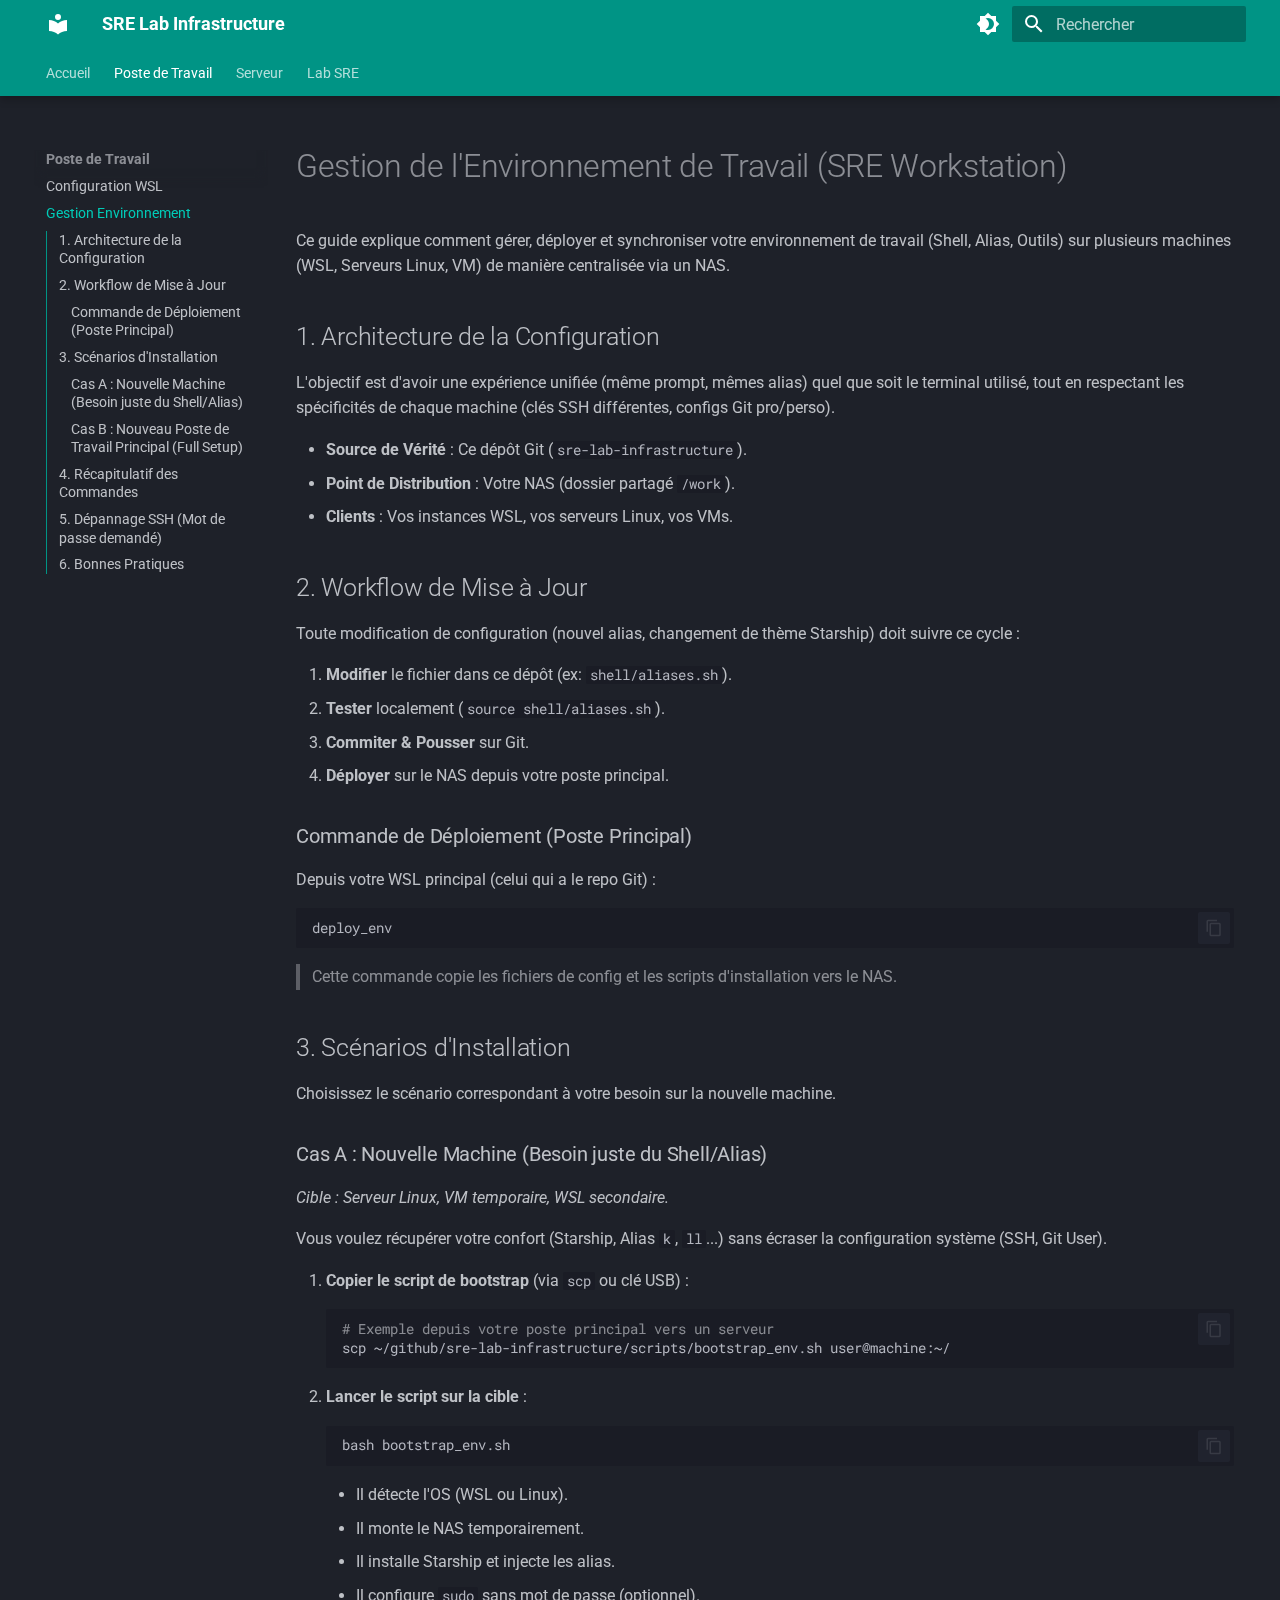
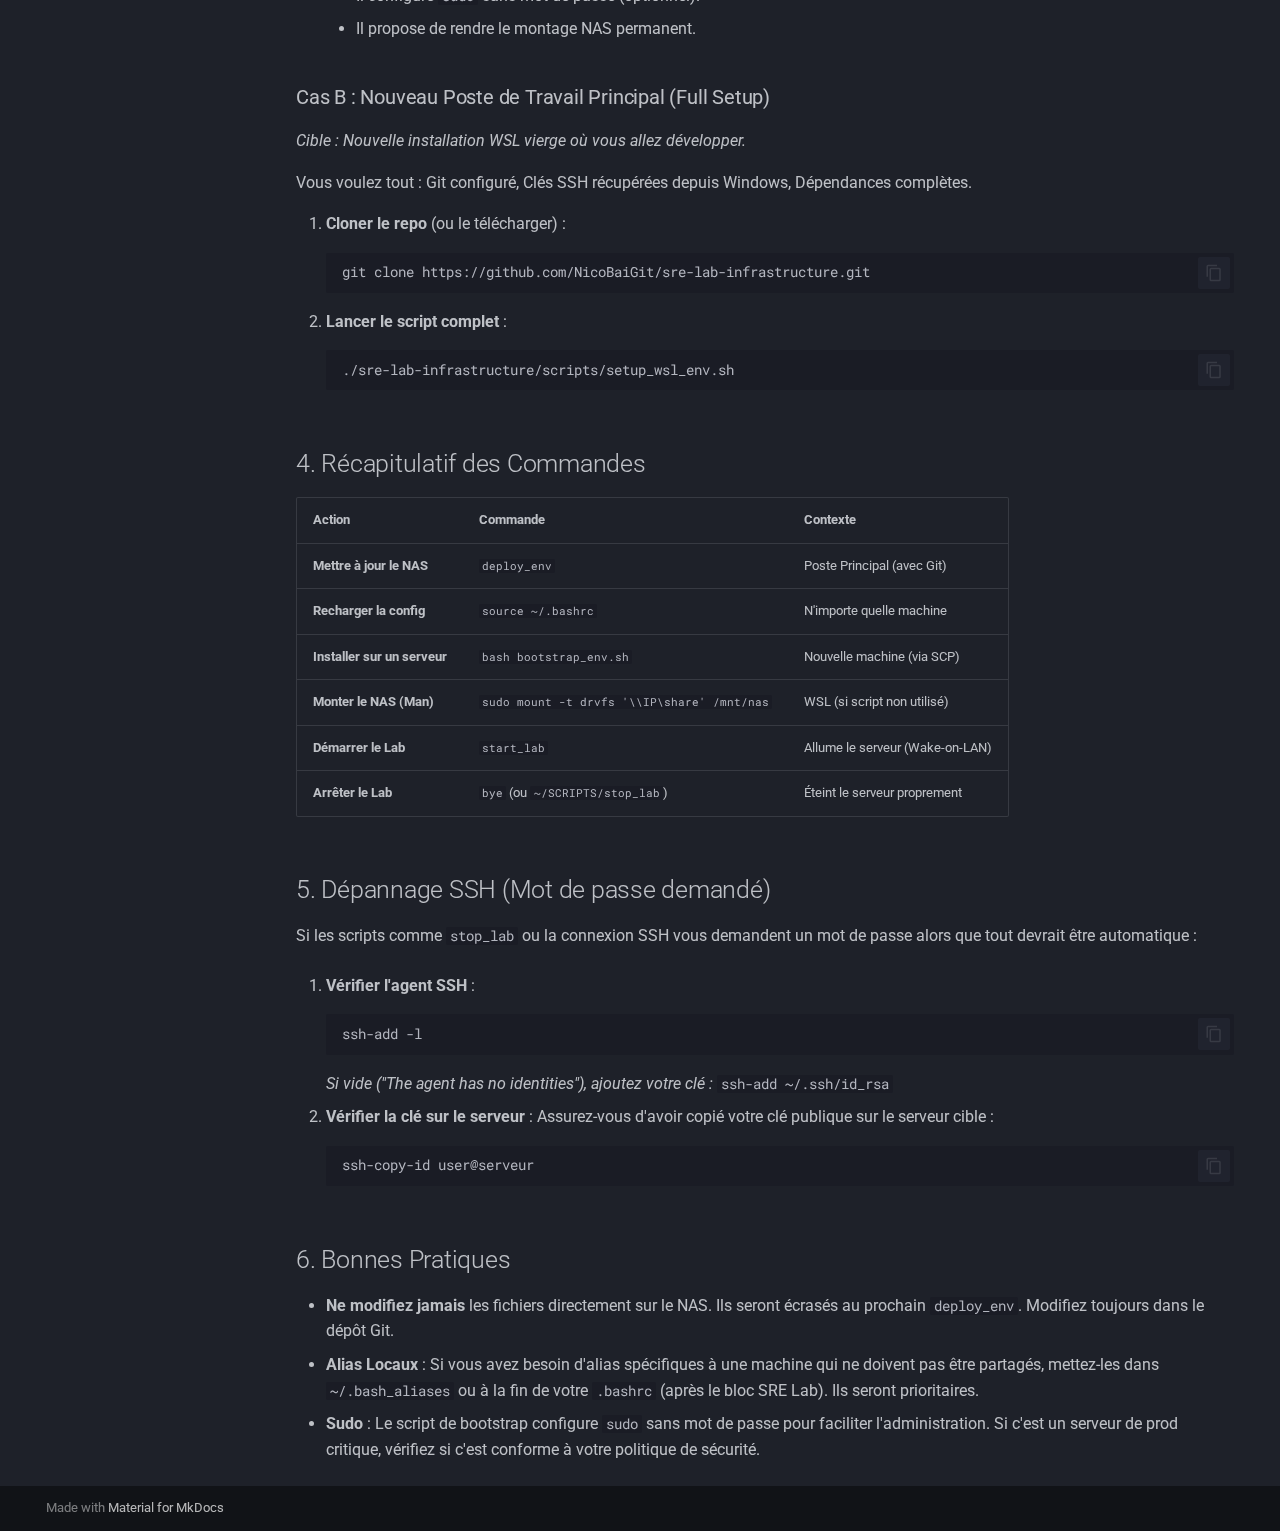
<file: workstation-management/index.html>
<!doctype html>
<html lang="fr" class="no-js">
  <head>
    
      <meta charset="utf-8">
      <meta name="viewport" content="width=device-width,initial-scale=1">
      
        <meta name="description" content="Documentation du Lab SRE personnel">
      
      
        <meta name="author" content="Nicolas Bailleul">
      
      
        <link rel="canonical" href="https://NicoBaiGit.github.io/sre-lab-infrastructure/workstation-management/">
      
      
        <link rel="prev" href="../wsl/">
      
      
        <link rel="next" href="../ubuntu-server/">
      
      
        
      
      
      <link rel="icon" href="../assets/images/favicon.png">
      <meta name="generator" content="mkdocs-1.6.1, mkdocs-material-9.7.1">
    
    
      
        <title>Gestion Environnement - SRE Lab Infrastructure</title>
      
    
    
      <link rel="stylesheet" href="../assets/stylesheets/main.484c7ddc.min.css">
      
        
        <link rel="stylesheet" href="../assets/stylesheets/palette.ab4e12ef.min.css">
      
      


    
    
      
    
    
      
        
        
        <link rel="preconnect" href="https://fonts.gstatic.com" crossorigin>
        <link rel="stylesheet" href="https://fonts.googleapis.com/css?family=Roboto:300,300i,400,400i,700,700i%7CRoboto+Mono:400,400i,700,700i&display=fallback">
        <style>:root{--md-text-font:"Roboto";--md-code-font:"Roboto Mono"}</style>
      
    
    
      <link rel="stylesheet" href="../stylesheets/extra.css">
    
    <script>__md_scope=new URL("..",location),__md_hash=e=>[...e].reduce(((e,_)=>(e<<5)-e+_.charCodeAt(0)),0),__md_get=(e,_=localStorage,t=__md_scope)=>JSON.parse(_.getItem(t.pathname+"."+e)),__md_set=(e,_,t=localStorage,a=__md_scope)=>{try{t.setItem(a.pathname+"."+e,JSON.stringify(_))}catch(e){}}</script>
    
      

    
    
  </head>
  
  
    
    
      
    
    
    
    
    <body dir="ltr" data-md-color-scheme="slate" data-md-color-primary="teal" data-md-color-accent="deep-purple">
  
    
    <input class="md-toggle" data-md-toggle="drawer" type="checkbox" id="__drawer" autocomplete="off">
    <input class="md-toggle" data-md-toggle="search" type="checkbox" id="__search" autocomplete="off">
    <label class="md-overlay" for="__drawer"></label>
    <div data-md-component="skip">
      
        
        <a href="#gestion-de-lenvironnement-de-travail-sre-workstation" class="md-skip">
          Aller au contenu
        </a>
      
    </div>
    <div data-md-component="announce">
      
    </div>
    
    
      

  

<header class="md-header md-header--shadow md-header--lifted" data-md-component="header">
  <nav class="md-header__inner md-grid" aria-label="En-tête">
    <a href=".." title="SRE Lab Infrastructure" class="md-header__button md-logo" aria-label="SRE Lab Infrastructure" data-md-component="logo">
      
  
  <svg xmlns="http://www.w3.org/2000/svg" viewBox="0 0 24 24"><path d="M12 8a3 3 0 0 0 3-3 3 3 0 0 0-3-3 3 3 0 0 0-3 3 3 3 0 0 0 3 3m0 3.54C9.64 9.35 6.5 8 3 8v11c3.5 0 6.64 1.35 9 3.54 2.36-2.19 5.5-3.54 9-3.54V8c-3.5 0-6.64 1.35-9 3.54"/></svg>

    </a>
    <label class="md-header__button md-icon" for="__drawer">
      
      <svg xmlns="http://www.w3.org/2000/svg" viewBox="0 0 24 24"><path d="M3 6h18v2H3zm0 5h18v2H3zm0 5h18v2H3z"/></svg>
    </label>
    <div class="md-header__title" data-md-component="header-title">
      <div class="md-header__ellipsis">
        <div class="md-header__topic">
          <span class="md-ellipsis">
            SRE Lab Infrastructure
          </span>
        </div>
        <div class="md-header__topic" data-md-component="header-topic">
          <span class="md-ellipsis">
            
              Gestion Environnement
            
          </span>
        </div>
      </div>
    </div>
    
      
        <form class="md-header__option" data-md-component="palette">
  
    
    
    
    <input class="md-option" data-md-color-media="" data-md-color-scheme="slate" data-md-color-primary="teal" data-md-color-accent="deep-purple"  aria-label="Passer en mode clair"  type="radio" name="__palette" id="__palette_0">
    
      <label class="md-header__button md-icon" title="Passer en mode clair" for="__palette_1" hidden>
        <svg xmlns="http://www.w3.org/2000/svg" viewBox="0 0 24 24"><path d="M12 18c-.89 0-1.74-.2-2.5-.55C11.56 16.5 13 14.42 13 12s-1.44-4.5-3.5-5.45C10.26 6.2 11.11 6 12 6a6 6 0 0 1 6 6 6 6 0 0 1-6 6m8-9.31V4h-4.69L12 .69 8.69 4H4v4.69L.69 12 4 15.31V20h4.69L12 23.31 15.31 20H20v-4.69L23.31 12z"/></svg>
      </label>
    
  
    
    
    
    <input class="md-option" data-md-color-media="" data-md-color-scheme="default" data-md-color-primary="teal" data-md-color-accent="deep-purple"  aria-label="Passer en mode sombre"  type="radio" name="__palette" id="__palette_1">
    
      <label class="md-header__button md-icon" title="Passer en mode sombre" for="__palette_0" hidden>
        <svg xmlns="http://www.w3.org/2000/svg" viewBox="0 0 24 24"><path d="M12 8a4 4 0 0 0-4 4 4 4 0 0 0 4 4 4 4 0 0 0 4-4 4 4 0 0 0-4-4m0 10a6 6 0 0 1-6-6 6 6 0 0 1 6-6 6 6 0 0 1 6 6 6 6 0 0 1-6 6m8-9.31V4h-4.69L12 .69 8.69 4H4v4.69L.69 12 4 15.31V20h4.69L12 23.31 15.31 20H20v-4.69L23.31 12z"/></svg>
      </label>
    
  
</form>
      
    
    
      <script>var palette=__md_get("__palette");if(palette&&palette.color){if("(prefers-color-scheme)"===palette.color.media){var media=matchMedia("(prefers-color-scheme: light)"),input=document.querySelector(media.matches?"[data-md-color-media='(prefers-color-scheme: light)']":"[data-md-color-media='(prefers-color-scheme: dark)']");palette.color.media=input.getAttribute("data-md-color-media"),palette.color.scheme=input.getAttribute("data-md-color-scheme"),palette.color.primary=input.getAttribute("data-md-color-primary"),palette.color.accent=input.getAttribute("data-md-color-accent")}for(var[key,value]of Object.entries(palette.color))document.body.setAttribute("data-md-color-"+key,value)}</script>
    
    
    
      
      
        <label class="md-header__button md-icon" for="__search">
          
          <svg xmlns="http://www.w3.org/2000/svg" viewBox="0 0 24 24"><path d="M9.5 3A6.5 6.5 0 0 1 16 9.5c0 1.61-.59 3.09-1.56 4.23l.27.27h.79l5 5-1.5 1.5-5-5v-.79l-.27-.27A6.52 6.52 0 0 1 9.5 16 6.5 6.5 0 0 1 3 9.5 6.5 6.5 0 0 1 9.5 3m0 2C7 5 5 7 5 9.5S7 14 9.5 14 14 12 14 9.5 12 5 9.5 5"/></svg>
        </label>
        <div class="md-search" data-md-component="search" role="dialog">
  <label class="md-search__overlay" for="__search"></label>
  <div class="md-search__inner" role="search">
    <form class="md-search__form" name="search">
      <input type="text" class="md-search__input" name="query" aria-label="Rechercher" placeholder="Rechercher" autocapitalize="off" autocorrect="off" autocomplete="off" spellcheck="false" data-md-component="search-query" required>
      <label class="md-search__icon md-icon" for="__search">
        
        <svg xmlns="http://www.w3.org/2000/svg" viewBox="0 0 24 24"><path d="M9.5 3A6.5 6.5 0 0 1 16 9.5c0 1.61-.59 3.09-1.56 4.23l.27.27h.79l5 5-1.5 1.5-5-5v-.79l-.27-.27A6.52 6.52 0 0 1 9.5 16 6.5 6.5 0 0 1 3 9.5 6.5 6.5 0 0 1 9.5 3m0 2C7 5 5 7 5 9.5S7 14 9.5 14 14 12 14 9.5 12 5 9.5 5"/></svg>
        
        <svg xmlns="http://www.w3.org/2000/svg" viewBox="0 0 24 24"><path d="M20 11v2H8l5.5 5.5-1.42 1.42L4.16 12l7.92-7.92L13.5 5.5 8 11z"/></svg>
      </label>
      <nav class="md-search__options" aria-label="Recherche">
        
        <button type="reset" class="md-search__icon md-icon" title="Effacer" aria-label="Effacer" tabindex="-1">
          
          <svg xmlns="http://www.w3.org/2000/svg" viewBox="0 0 24 24"><path d="M19 6.41 17.59 5 12 10.59 6.41 5 5 6.41 10.59 12 5 17.59 6.41 19 12 13.41 17.59 19 19 17.59 13.41 12z"/></svg>
        </button>
      </nav>
      
        <div class="md-search__suggest" data-md-component="search-suggest"></div>
      
    </form>
    <div class="md-search__output">
      <div class="md-search__scrollwrap" tabindex="0" data-md-scrollfix>
        <div class="md-search-result" data-md-component="search-result">
          <div class="md-search-result__meta">
            Initialisation de la recherche
          </div>
          <ol class="md-search-result__list" role="presentation"></ol>
        </div>
      </div>
    </div>
  </div>
</div>
      
    
    
  </nav>
  
    
      
<nav class="md-tabs" aria-label="Onglets" data-md-component="tabs">
  <div class="md-grid">
    <ul class="md-tabs__list">
      
        
  
  
  
  
    <li class="md-tabs__item">
      <a href=".." class="md-tabs__link">
        
  
  
    
  
  Accueil

      </a>
    </li>
  

      
        
  
  
  
    
  
  
    
    
      <li class="md-tabs__item md-tabs__item--active">
        <a href="../wsl/" class="md-tabs__link">
          
  
  
  Poste de Travail

        </a>
      </li>
    
  

      
        
  
  
  
  
    <li class="md-tabs__item">
      <a href="../ubuntu-server/" class="md-tabs__link">
        
  
  
    
  
  Serveur

      </a>
    </li>
  

      
        
  
  
  
  
    <li class="md-tabs__item">
      <a href="../setup-lab/" class="md-tabs__link">
        
  
  
    
  
  Lab SRE

      </a>
    </li>
  

      
    </ul>
  </div>
</nav>
    
  
</header>
    
    <div class="md-container" data-md-component="container">
      
      
        
      
      <main class="md-main" data-md-component="main">
        <div class="md-main__inner md-grid">
          
            
              
              <div class="md-sidebar md-sidebar--primary" data-md-component="sidebar" data-md-type="navigation" >
                <div class="md-sidebar__scrollwrap">
                  <div class="md-sidebar__inner">
                    


  


  

<nav class="md-nav md-nav--primary md-nav--lifted md-nav--integrated" aria-label="Navigation" data-md-level="0">
  <label class="md-nav__title" for="__drawer">
    <a href=".." title="SRE Lab Infrastructure" class="md-nav__button md-logo" aria-label="SRE Lab Infrastructure" data-md-component="logo">
      
  
  <svg xmlns="http://www.w3.org/2000/svg" viewBox="0 0 24 24"><path d="M12 8a3 3 0 0 0 3-3 3 3 0 0 0-3-3 3 3 0 0 0-3 3 3 3 0 0 0 3 3m0 3.54C9.64 9.35 6.5 8 3 8v11c3.5 0 6.64 1.35 9 3.54 2.36-2.19 5.5-3.54 9-3.54V8c-3.5 0-6.64 1.35-9 3.54"/></svg>

    </a>
    SRE Lab Infrastructure
  </label>
  
  <ul class="md-nav__list" data-md-scrollfix>
    
      
      
  
  
  
  
    <li class="md-nav__item">
      <a href=".." class="md-nav__link">
        
  
  
  <span class="md-ellipsis">
    
  
    Accueil
  

    
  </span>
  
  

      </a>
    </li>
  

    
      
      
  
  
    
  
  
  
    
    
    
    
      
        
        
      
      
        
      
    
    
    <li class="md-nav__item md-nav__item--active md-nav__item--section md-nav__item--nested">
      
        
        
        <input class="md-nav__toggle md-toggle " type="checkbox" id="__nav_2" checked>
        
          
          <label class="md-nav__link" for="__nav_2" id="__nav_2_label" tabindex="">
            
  
  
  <span class="md-ellipsis">
    
  
    Poste de Travail
  

    
  </span>
  
  

            <span class="md-nav__icon md-icon"></span>
          </label>
        
        <nav class="md-nav" data-md-level="1" aria-labelledby="__nav_2_label" aria-expanded="true">
          <label class="md-nav__title" for="__nav_2">
            <span class="md-nav__icon md-icon"></span>
            
  
    Poste de Travail
  

          </label>
          <ul class="md-nav__list" data-md-scrollfix>
            
              
                
  
  
  
  
    <li class="md-nav__item">
      <a href="../wsl/" class="md-nav__link">
        
  
  
  <span class="md-ellipsis">
    
  
    Configuration WSL
  

    
  </span>
  
  

      </a>
    </li>
  

              
            
              
                
  
  
    
  
  
  
    <li class="md-nav__item md-nav__item--active">
      
      <input class="md-nav__toggle md-toggle" type="checkbox" id="__toc">
      
      
        
      
      
        <label class="md-nav__link md-nav__link--active" for="__toc">
          
  
  
  <span class="md-ellipsis">
    
  
    Gestion Environnement
  

    
  </span>
  
  

          <span class="md-nav__icon md-icon"></span>
        </label>
      
      <a href="./" class="md-nav__link md-nav__link--active">
        
  
  
  <span class="md-ellipsis">
    
  
    Gestion Environnement
  

    
  </span>
  
  

      </a>
      
        

<nav class="md-nav md-nav--secondary" aria-label="Table des matières">
  
  
  
    
  
  
    <label class="md-nav__title" for="__toc">
      <span class="md-nav__icon md-icon"></span>
      Table des matières
    </label>
    <ul class="md-nav__list" data-md-component="toc" data-md-scrollfix>
      
        <li class="md-nav__item">
  <a href="#1-architecture-de-la-configuration" class="md-nav__link">
    <span class="md-ellipsis">
      
        1. Architecture de la Configuration
      
    </span>
  </a>
  
</li>
      
        <li class="md-nav__item">
  <a href="#2-workflow-de-mise-a-jour" class="md-nav__link">
    <span class="md-ellipsis">
      
        2. Workflow de Mise à Jour
      
    </span>
  </a>
  
    <nav class="md-nav" aria-label="2. Workflow de Mise à Jour">
      <ul class="md-nav__list">
        
          <li class="md-nav__item">
  <a href="#commande-de-deploiement-poste-principal" class="md-nav__link">
    <span class="md-ellipsis">
      
        Commande de Déploiement (Poste Principal)
      
    </span>
  </a>
  
</li>
        
      </ul>
    </nav>
  
</li>
      
        <li class="md-nav__item">
  <a href="#3-scenarios-dinstallation" class="md-nav__link">
    <span class="md-ellipsis">
      
        3. Scénarios d'Installation
      
    </span>
  </a>
  
    <nav class="md-nav" aria-label="3. Scénarios d&#39;Installation">
      <ul class="md-nav__list">
        
          <li class="md-nav__item">
  <a href="#cas-a-nouvelle-machine-besoin-juste-du-shellalias" class="md-nav__link">
    <span class="md-ellipsis">
      
        Cas A : Nouvelle Machine (Besoin juste du Shell/Alias)
      
    </span>
  </a>
  
</li>
        
          <li class="md-nav__item">
  <a href="#cas-b-nouveau-poste-de-travail-principal-full-setup" class="md-nav__link">
    <span class="md-ellipsis">
      
        Cas B : Nouveau Poste de Travail Principal (Full Setup)
      
    </span>
  </a>
  
</li>
        
      </ul>
    </nav>
  
</li>
      
        <li class="md-nav__item">
  <a href="#4-recapitulatif-des-commandes" class="md-nav__link">
    <span class="md-ellipsis">
      
        4. Récapitulatif des Commandes
      
    </span>
  </a>
  
</li>
      
        <li class="md-nav__item">
  <a href="#5-depannage-ssh-mot-de-passe-demande" class="md-nav__link">
    <span class="md-ellipsis">
      
        5. Dépannage SSH (Mot de passe demandé)
      
    </span>
  </a>
  
</li>
      
        <li class="md-nav__item">
  <a href="#6-bonnes-pratiques" class="md-nav__link">
    <span class="md-ellipsis">
      
        6. Bonnes Pratiques
      
    </span>
  </a>
  
</li>
      
    </ul>
  
</nav>
      
    </li>
  

              
            
          </ul>
        </nav>
      
    </li>
  

    
      
      
  
  
  
  
    <li class="md-nav__item">
      <a href="../ubuntu-server/" class="md-nav__link">
        
  
  
  <span class="md-ellipsis">
    
  
    Serveur
  

    
  </span>
  
  

      </a>
    </li>
  

    
      
      
  
  
  
  
    <li class="md-nav__item">
      <a href="../setup-lab/" class="md-nav__link">
        
  
  
  <span class="md-ellipsis">
    
  
    Lab SRE
  

    
  </span>
  
  

      </a>
    </li>
  

    
  </ul>
</nav>
                  </div>
                </div>
              </div>
            
            
          
          
            <div class="md-content" data-md-component="content">
              
              <article class="md-content__inner md-typeset">
                
                  



<h1 id="gestion-de-lenvironnement-de-travail-sre-workstation">Gestion de l'Environnement de Travail (SRE Workstation)</h1>
<p>Ce guide explique comment gérer, déployer et synchroniser votre environnement de travail (Shell, Alias, Outils) sur plusieurs machines (WSL, Serveurs Linux, VM) de manière centralisée via un NAS.</p>
<h2 id="1-architecture-de-la-configuration">1. Architecture de la Configuration</h2>
<p>L'objectif est d'avoir une expérience unifiée (même prompt, mêmes alias) quel que soit le terminal utilisé, tout en respectant les spécificités de chaque machine (clés SSH différentes, configs Git pro/perso).</p>
<ul>
<li><strong>Source de Vérité</strong> : Ce dépôt Git (<code>sre-lab-infrastructure</code>).</li>
<li><strong>Point de Distribution</strong> : Votre NAS (dossier partagé <code>/work</code>).</li>
<li><strong>Clients</strong> : Vos instances WSL, vos serveurs Linux, vos VMs.</li>
</ul>
<h2 id="2-workflow-de-mise-a-jour">2. Workflow de Mise à Jour</h2>
<p>Toute modification de configuration (nouvel alias, changement de thème Starship) doit suivre ce cycle :</p>
<ol>
<li><strong>Modifier</strong> le fichier dans ce dépôt (ex: <code>shell/aliases.sh</code>).</li>
<li><strong>Tester</strong> localement (<code>source shell/aliases.sh</code>).</li>
<li><strong>Commiter &amp; Pousser</strong> sur Git.</li>
<li><strong>Déployer</strong> sur le NAS depuis votre poste principal.</li>
</ol>
<h3 id="commande-de-deploiement-poste-principal">Commande de Déploiement (Poste Principal)</h3>
<p>Depuis votre WSL principal (celui qui a le repo Git) :</p>
<div class="highlight"><pre><span></span><code><a id="__codelineno-0-1" name="__codelineno-0-1" href="#__codelineno-0-1"></a>deploy_env
</code></pre></div>
<blockquote>
<p>Cette commande copie les fichiers de config et les scripts d'installation vers le NAS.</p>
</blockquote>
<h2 id="3-scenarios-dinstallation">3. Scénarios d'Installation</h2>
<p>Choisissez le scénario correspondant à votre besoin sur la nouvelle machine.</p>
<h3 id="cas-a-nouvelle-machine-besoin-juste-du-shellalias">Cas A : Nouvelle Machine (Besoin juste du Shell/Alias)</h3>
<p><em>Cible : Serveur Linux, VM temporaire, WSL secondaire.</em></p>
<p>Vous voulez récupérer votre confort (Starship, Alias <code>k</code>, <code>ll</code>...) sans écraser la configuration système (SSH, Git User).</p>
<ol>
<li><strong>Copier le script de bootstrap</strong> (via <code>scp</code> ou clé USB) :
    <div class="highlight"><pre><span></span><code><a id="__codelineno-1-1" name="__codelineno-1-1" href="#__codelineno-1-1"></a><span class="c1"># Exemple depuis votre poste principal vers un serveur</span>
<a id="__codelineno-1-2" name="__codelineno-1-2" href="#__codelineno-1-2"></a>scp<span class="w"> </span>~/github/sre-lab-infrastructure/scripts/bootstrap_env.sh<span class="w"> </span>user@machine:~/
</code></pre></div></li>
<li><strong>Lancer le script sur la cible</strong> :
    <div class="highlight"><pre><span></span><code><a id="__codelineno-2-1" name="__codelineno-2-1" href="#__codelineno-2-1"></a>bash<span class="w"> </span>bootstrap_env.sh
</code></pre></div><ul>
<li>Il détecte l'OS (WSL ou Linux).</li>
<li>Il monte le NAS temporairement.</li>
<li>Il installe Starship et injecte les alias.</li>
<li>Il configure <code>sudo</code> sans mot de passe (optionnel).</li>
<li>Il propose de rendre le montage NAS permanent.</li>
</ul>
</li>
</ol>
<h3 id="cas-b-nouveau-poste-de-travail-principal-full-setup">Cas B : Nouveau Poste de Travail Principal (Full Setup)</h3>
<p><em>Cible : Nouvelle installation WSL vierge où vous allez développer.</em></p>
<p>Vous voulez tout : Git configuré, Clés SSH récupérées depuis Windows, Dépendances complètes.</p>
<ol>
<li><strong>Cloner le repo</strong> (ou le télécharger) :
    <div class="highlight"><pre><span></span><code><a id="__codelineno-3-1" name="__codelineno-3-1" href="#__codelineno-3-1"></a>git<span class="w"> </span>clone<span class="w"> </span>https://github.com/NicoBaiGit/sre-lab-infrastructure.git
</code></pre></div></li>
<li><strong>Lancer le script complet</strong> :
    <div class="highlight"><pre><span></span><code><a id="__codelineno-4-1" name="__codelineno-4-1" href="#__codelineno-4-1"></a>./sre-lab-infrastructure/scripts/setup_wsl_env.sh
</code></pre></div></li>
</ol>
<h2 id="4-recapitulatif-des-commandes">4. Récapitulatif des Commandes</h2>
<table>
<thead>
<tr>
<th style="text-align: left;">Action</th>
<th style="text-align: left;">Commande</th>
<th style="text-align: left;">Contexte</th>
</tr>
</thead>
<tbody>
<tr>
<td style="text-align: left;"><strong>Mettre à jour le NAS</strong></td>
<td style="text-align: left;"><code>deploy_env</code></td>
<td style="text-align: left;">Poste Principal (avec Git)</td>
</tr>
<tr>
<td style="text-align: left;"><strong>Recharger la config</strong></td>
<td style="text-align: left;"><code>source ~/.bashrc</code></td>
<td style="text-align: left;">N'importe quelle machine</td>
</tr>
<tr>
<td style="text-align: left;"><strong>Installer sur un serveur</strong></td>
<td style="text-align: left;"><code>bash bootstrap_env.sh</code></td>
<td style="text-align: left;">Nouvelle machine (via SCP)</td>
</tr>
<tr>
<td style="text-align: left;"><strong>Monter le NAS (Man)</strong></td>
<td style="text-align: left;"><code>sudo mount -t drvfs '\\IP\share' /mnt/nas</code></td>
<td style="text-align: left;">WSL (si script non utilisé)</td>
</tr>
<tr>
<td style="text-align: left;"><strong>Démarrer le Lab</strong></td>
<td style="text-align: left;"><code>start_lab</code></td>
<td style="text-align: left;">Allume le serveur (Wake-on-LAN)</td>
</tr>
<tr>
<td style="text-align: left;"><strong>Arrêter le Lab</strong></td>
<td style="text-align: left;"><code>bye</code> (ou <code>~/SCRIPTS/stop_lab</code>)</td>
<td style="text-align: left;">Éteint le serveur proprement</td>
</tr>
</tbody>
</table>
<h2 id="5-depannage-ssh-mot-de-passe-demande">5. Dépannage SSH (Mot de passe demandé)</h2>
<p>Si les scripts comme <code>stop_lab</code> ou la connexion SSH vous demandent un mot de passe alors que tout devrait être automatique :</p>
<ol>
<li>
<p><strong>Vérifier l'agent SSH</strong> :
    <div class="highlight"><pre><span></span><code><a id="__codelineno-5-1" name="__codelineno-5-1" href="#__codelineno-5-1"></a>ssh-add<span class="w"> </span>-l
</code></pre></div>
    <em>Si vide ("The agent has no identities"), ajoutez votre clé :</em> <code>ssh-add ~/.ssh/id_rsa</code></p>
</li>
<li>
<p><strong>Vérifier la clé sur le serveur</strong> :
    Assurez-vous d'avoir copié votre clé publique sur le serveur cible :
    <div class="highlight"><pre><span></span><code><a id="__codelineno-6-1" name="__codelineno-6-1" href="#__codelineno-6-1"></a>ssh-copy-id<span class="w"> </span>user@serveur
</code></pre></div></p>
</li>
</ol>
<h2 id="6-bonnes-pratiques">6. Bonnes Pratiques</h2>
<ul>
<li><strong>Ne modifiez jamais</strong> les fichiers directement sur le NAS. Ils seront écrasés au prochain <code>deploy_env</code>. Modifiez toujours dans le dépôt Git.</li>
<li><strong>Alias Locaux</strong> : Si vous avez besoin d'alias spécifiques à une machine qui ne doivent pas être partagés, mettez-les dans <code>~/.bash_aliases</code> ou à la fin de votre <code>.bashrc</code> (après le bloc SRE Lab). Ils seront prioritaires.</li>
<li><strong>Sudo</strong> : Le script de bootstrap configure <code>sudo</code> sans mot de passe pour faciliter l'administration. Si c'est un serveur de prod critique, vérifiez si c'est conforme à votre politique de sécurité.</li>
</ul>












                
              </article>
            </div>
          
          
<script>var target=document.getElementById(location.hash.slice(1));target&&target.name&&(target.checked=target.name.startsWith("__tabbed_"))</script>
        </div>
        
          <button type="button" class="md-top md-icon" data-md-component="top" hidden>
  
  <svg xmlns="http://www.w3.org/2000/svg" viewBox="0 0 24 24"><path d="M13 20h-2V8l-5.5 5.5-1.42-1.42L12 4.16l7.92 7.92-1.42 1.42L13 8z"/></svg>
  Retour en haut de la page
</button>
        
      </main>
      
        <footer class="md-footer">
  
  <div class="md-footer-meta md-typeset">
    <div class="md-footer-meta__inner md-grid">
      <div class="md-copyright">
  
  
    Made with
    <a href="https://squidfunk.github.io/mkdocs-material/" target="_blank" rel="noopener">
      Material for MkDocs
    </a>
  
</div>
      
    </div>
  </div>
</footer>
      
    </div>
    <div class="md-dialog" data-md-component="dialog">
      <div class="md-dialog__inner md-typeset"></div>
    </div>
    
    
    
      
      
      <script id="__config" type="application/json">{"annotate": null, "base": "..", "features": ["navigation.tabs", "navigation.tabs.sticky", "navigation.sections", "navigation.expand", "navigation.top", "navigation.tracking", "toc.integrate", "search.suggest", "search.highlight", "content.code.copy", "content.action.edit"], "search": "../assets/javascripts/workers/search.2c215733.min.js", "tags": null, "translations": {"clipboard.copied": "Copi\u00e9 dans le presse-papier", "clipboard.copy": "Copier dans le presse-papier", "search.result.more.one": "1 de plus sur cette page", "search.result.more.other": "# de plus sur cette page", "search.result.none": "Aucun document trouv\u00e9", "search.result.one": "1 document trouv\u00e9", "search.result.other": "# documents trouv\u00e9s", "search.result.placeholder": "Taper pour d\u00e9marrer la recherche", "search.result.term.missing": "Non trouv\u00e9", "select.version": "S\u00e9lectionner la version"}, "version": null}</script>
    
    
      <script src="../assets/javascripts/bundle.79ae519e.min.js"></script>
      
    
  </body>
</html>
</file>
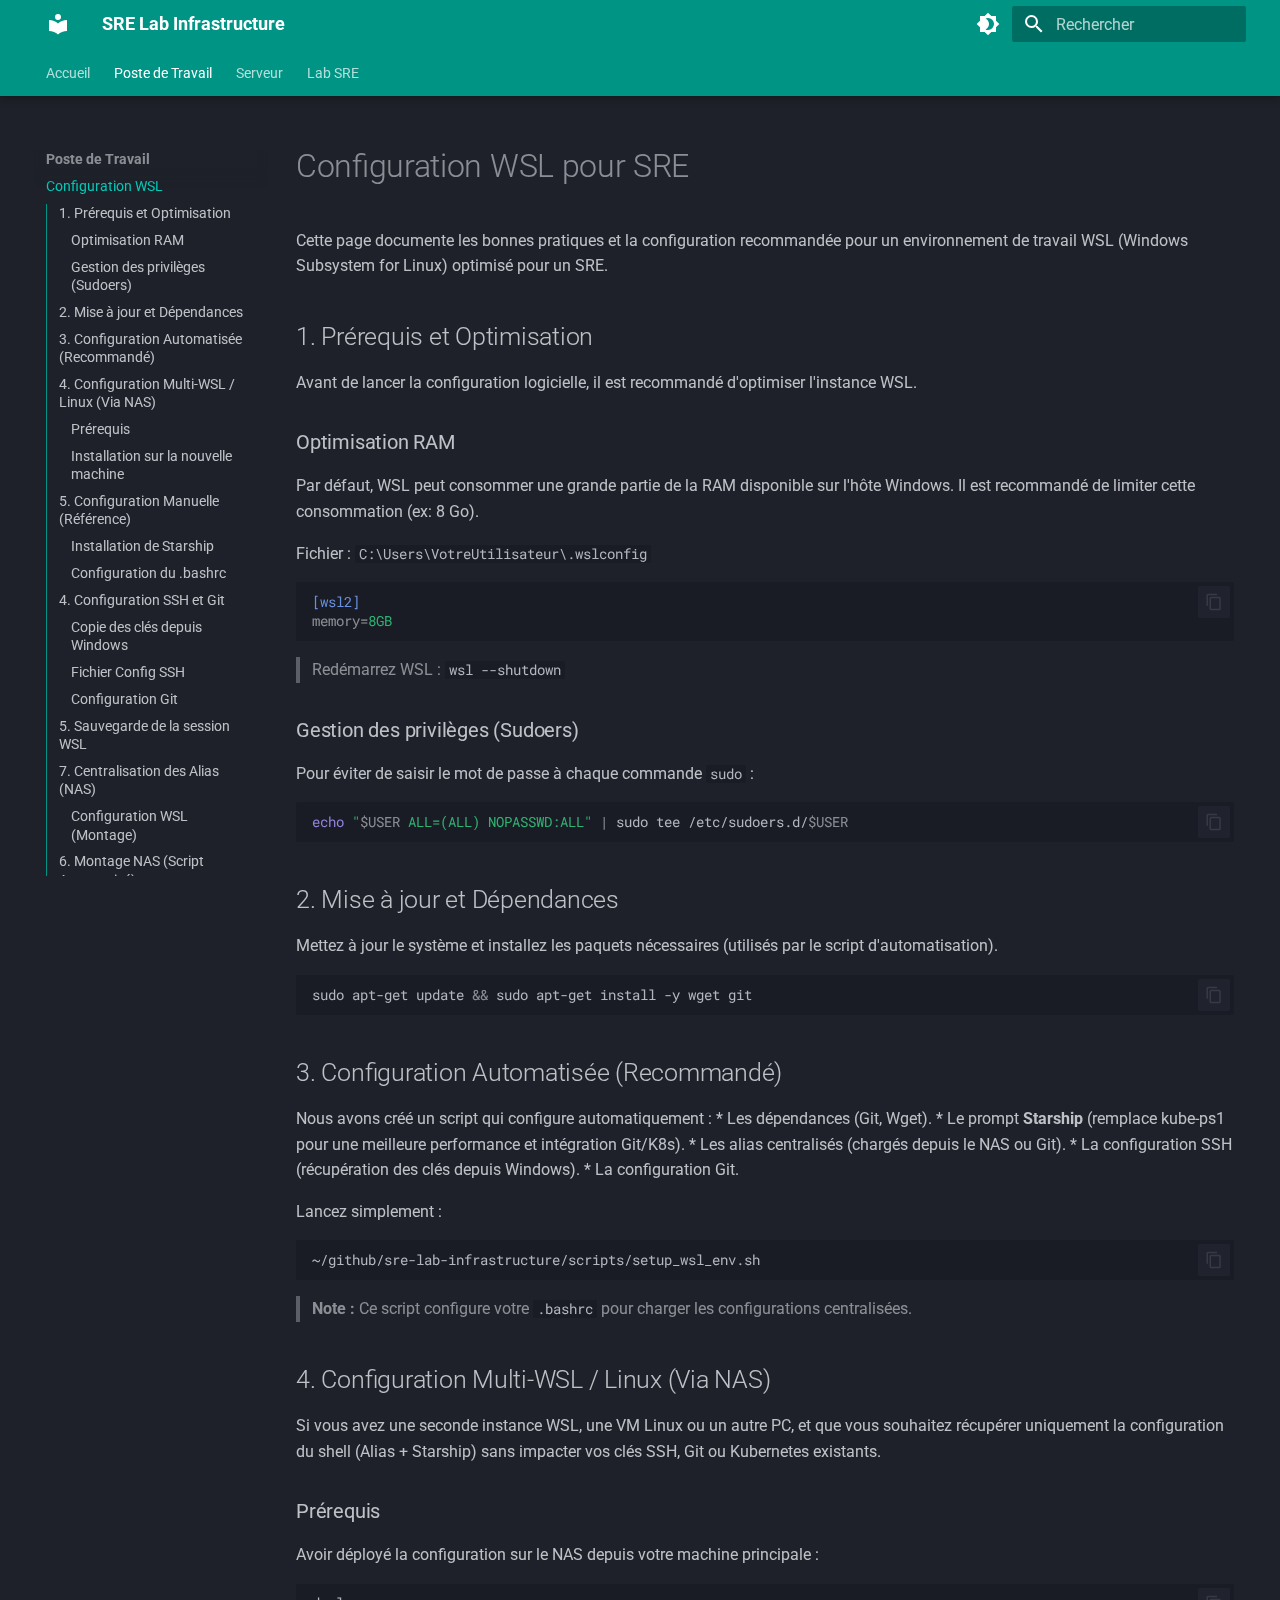
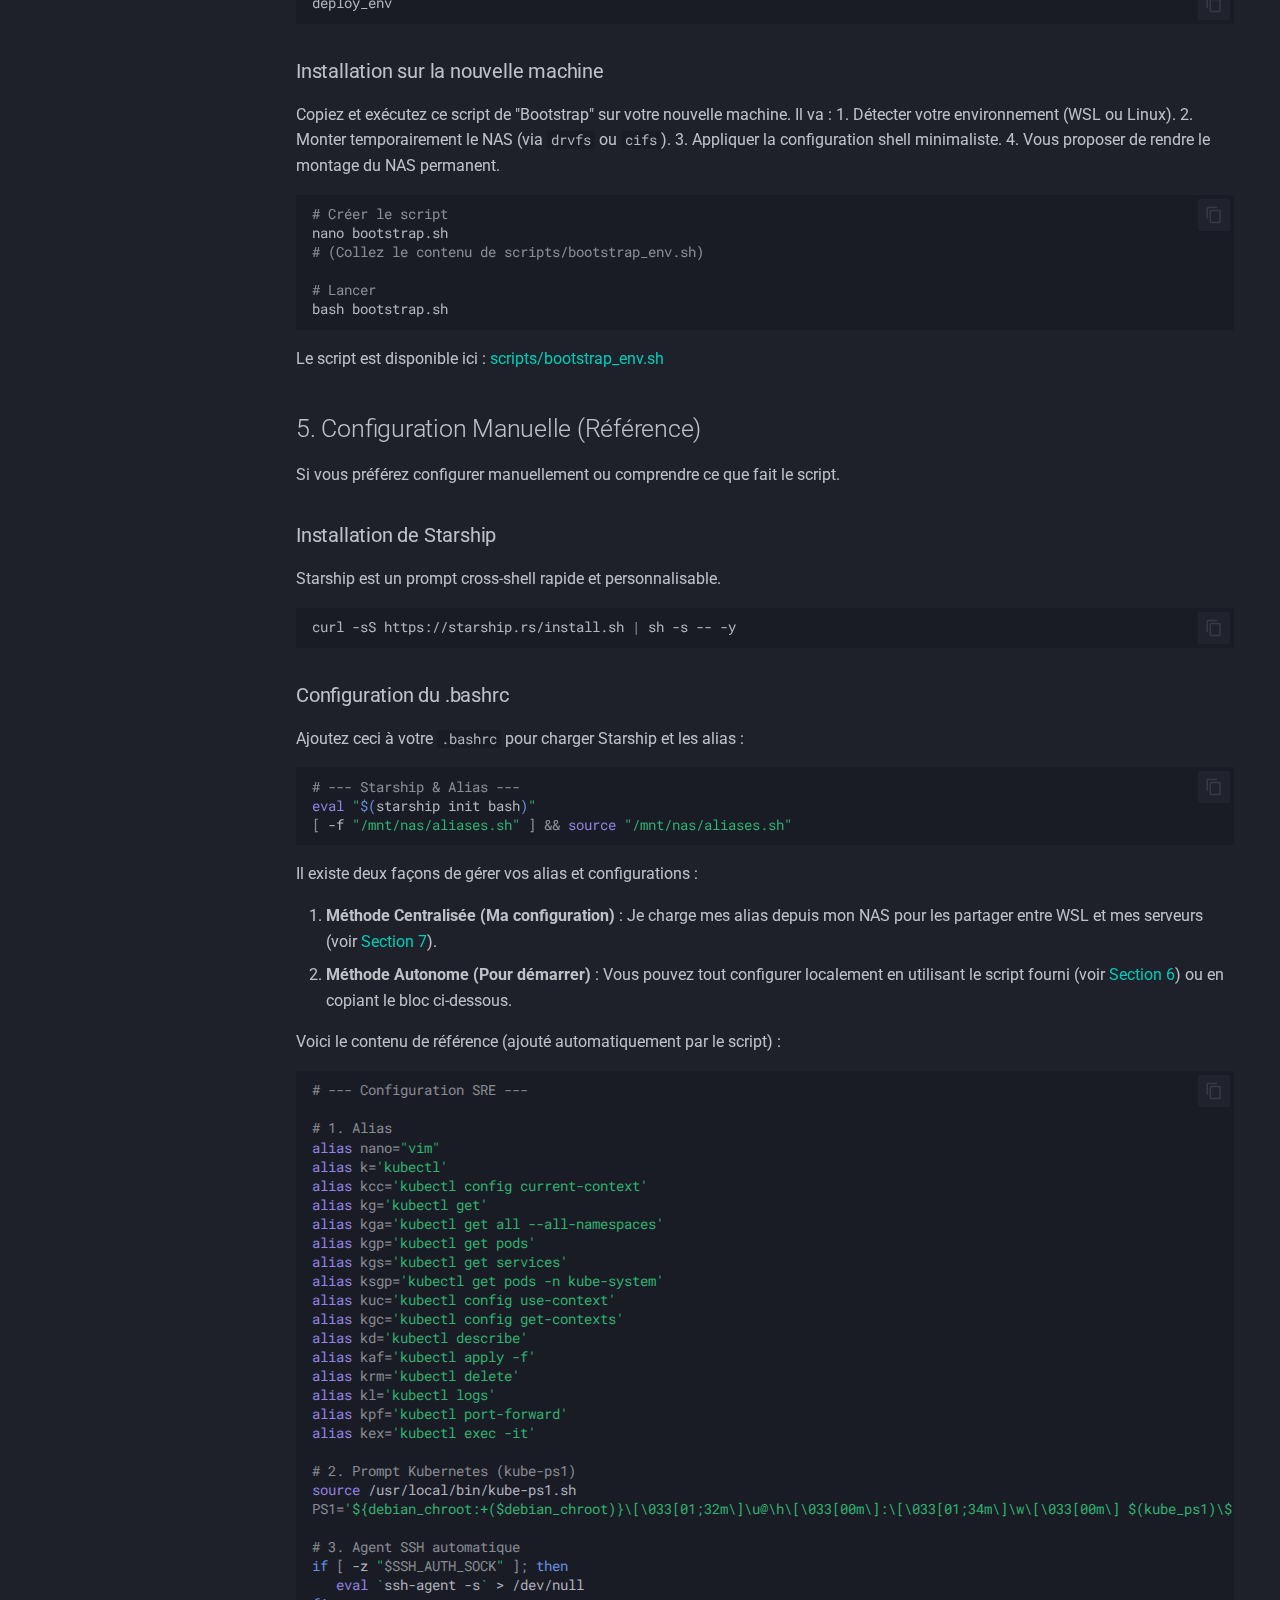
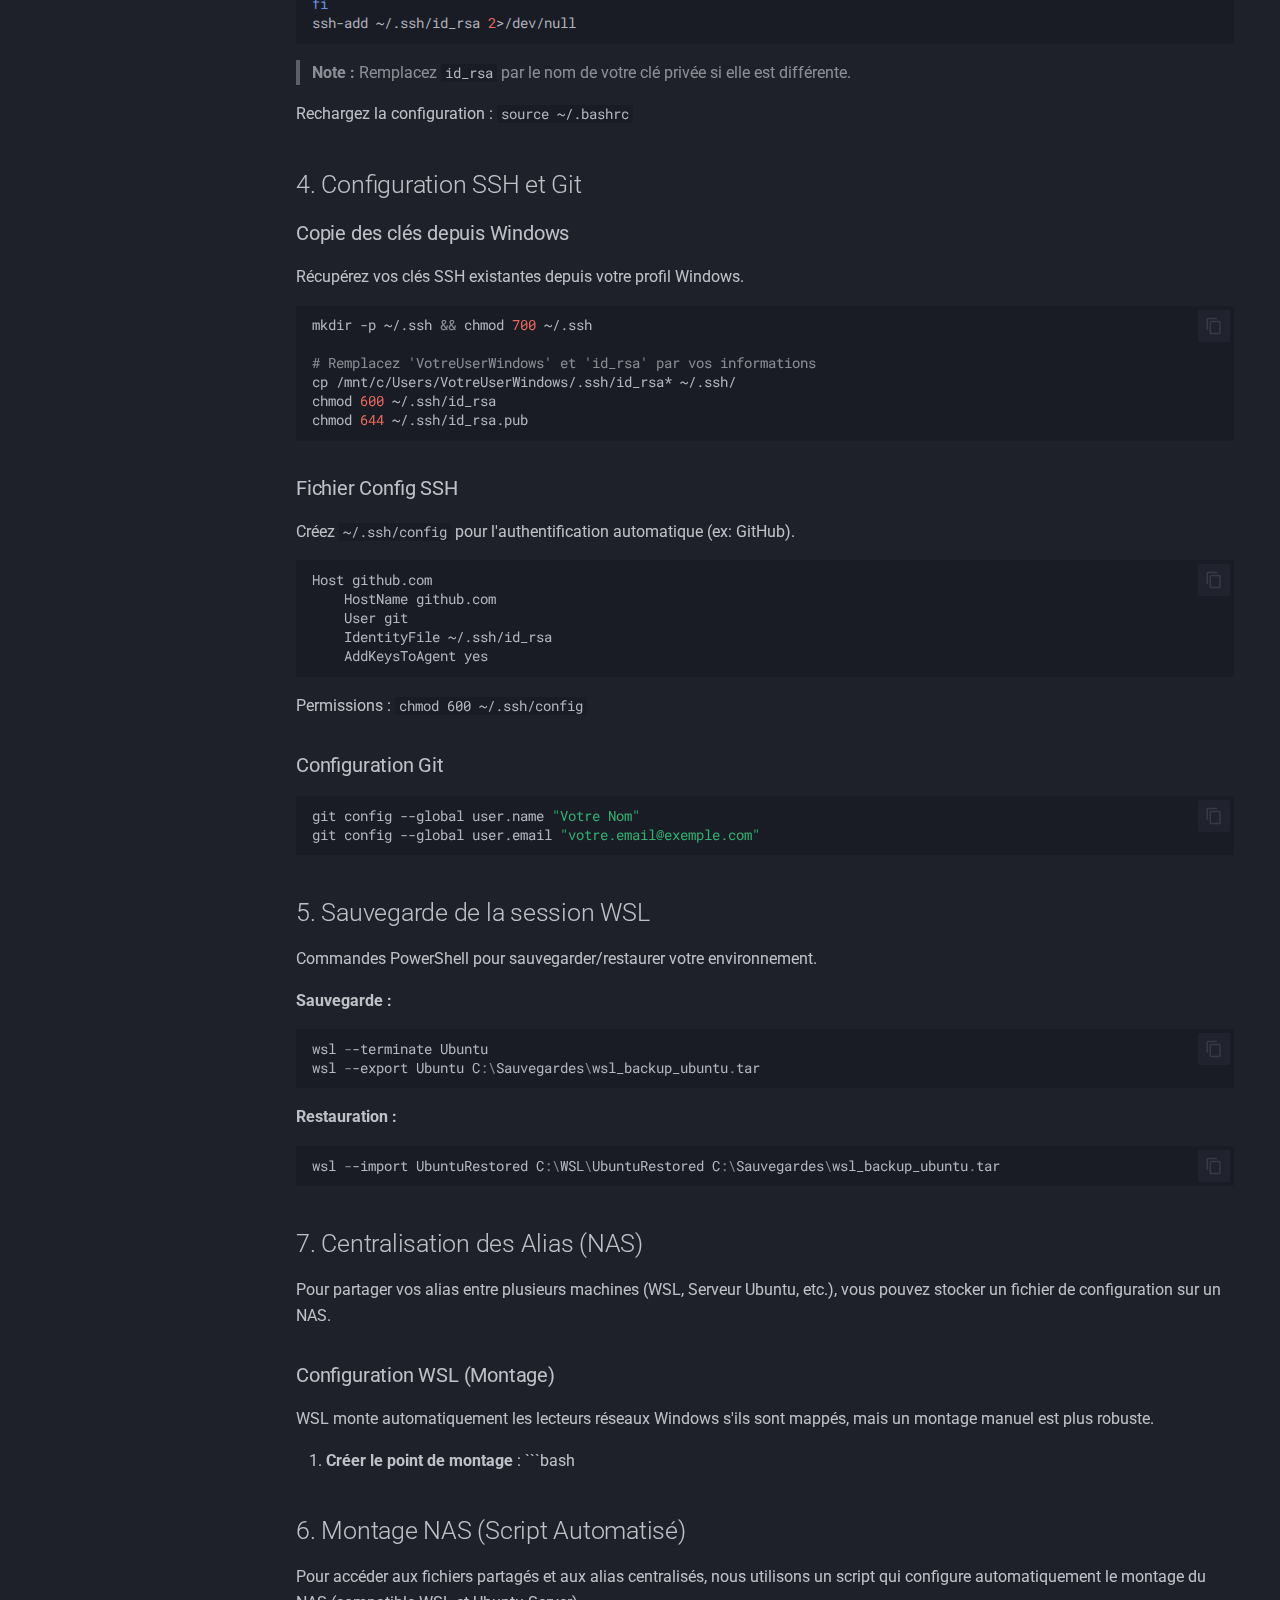
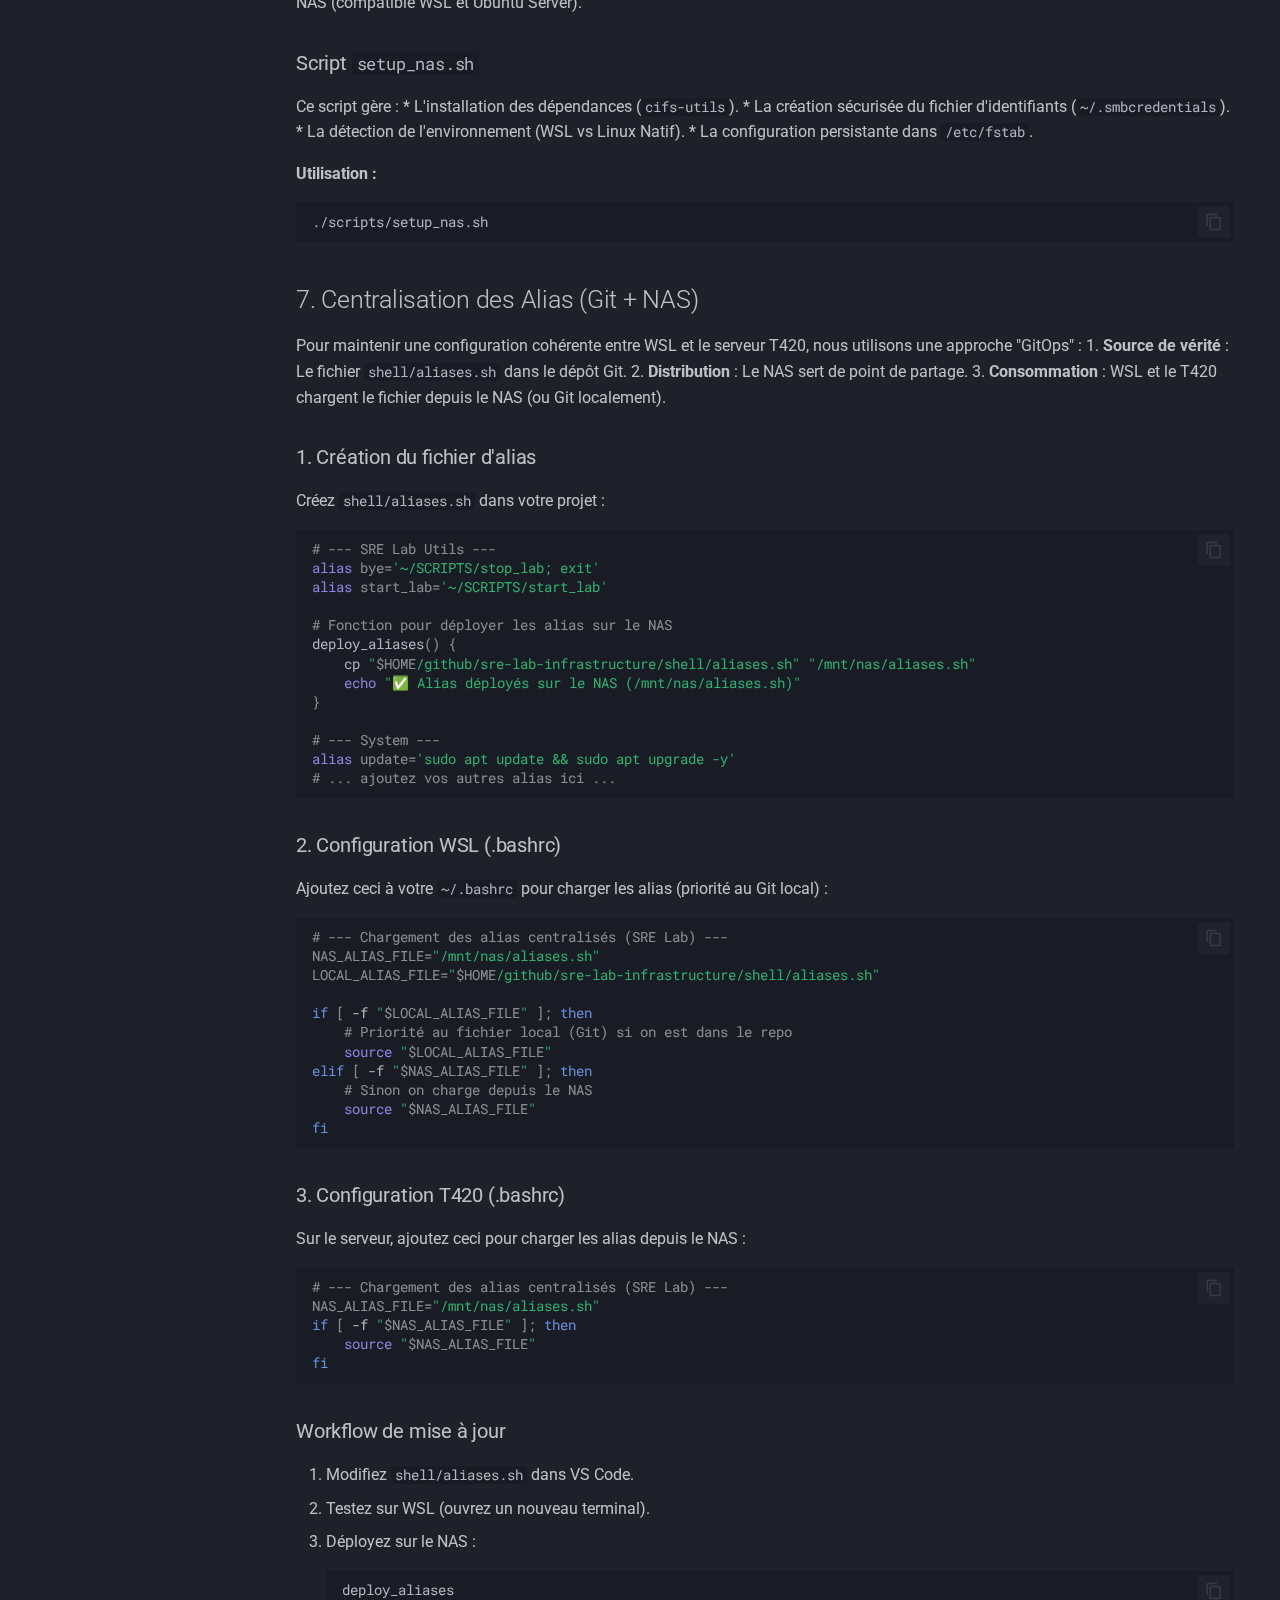
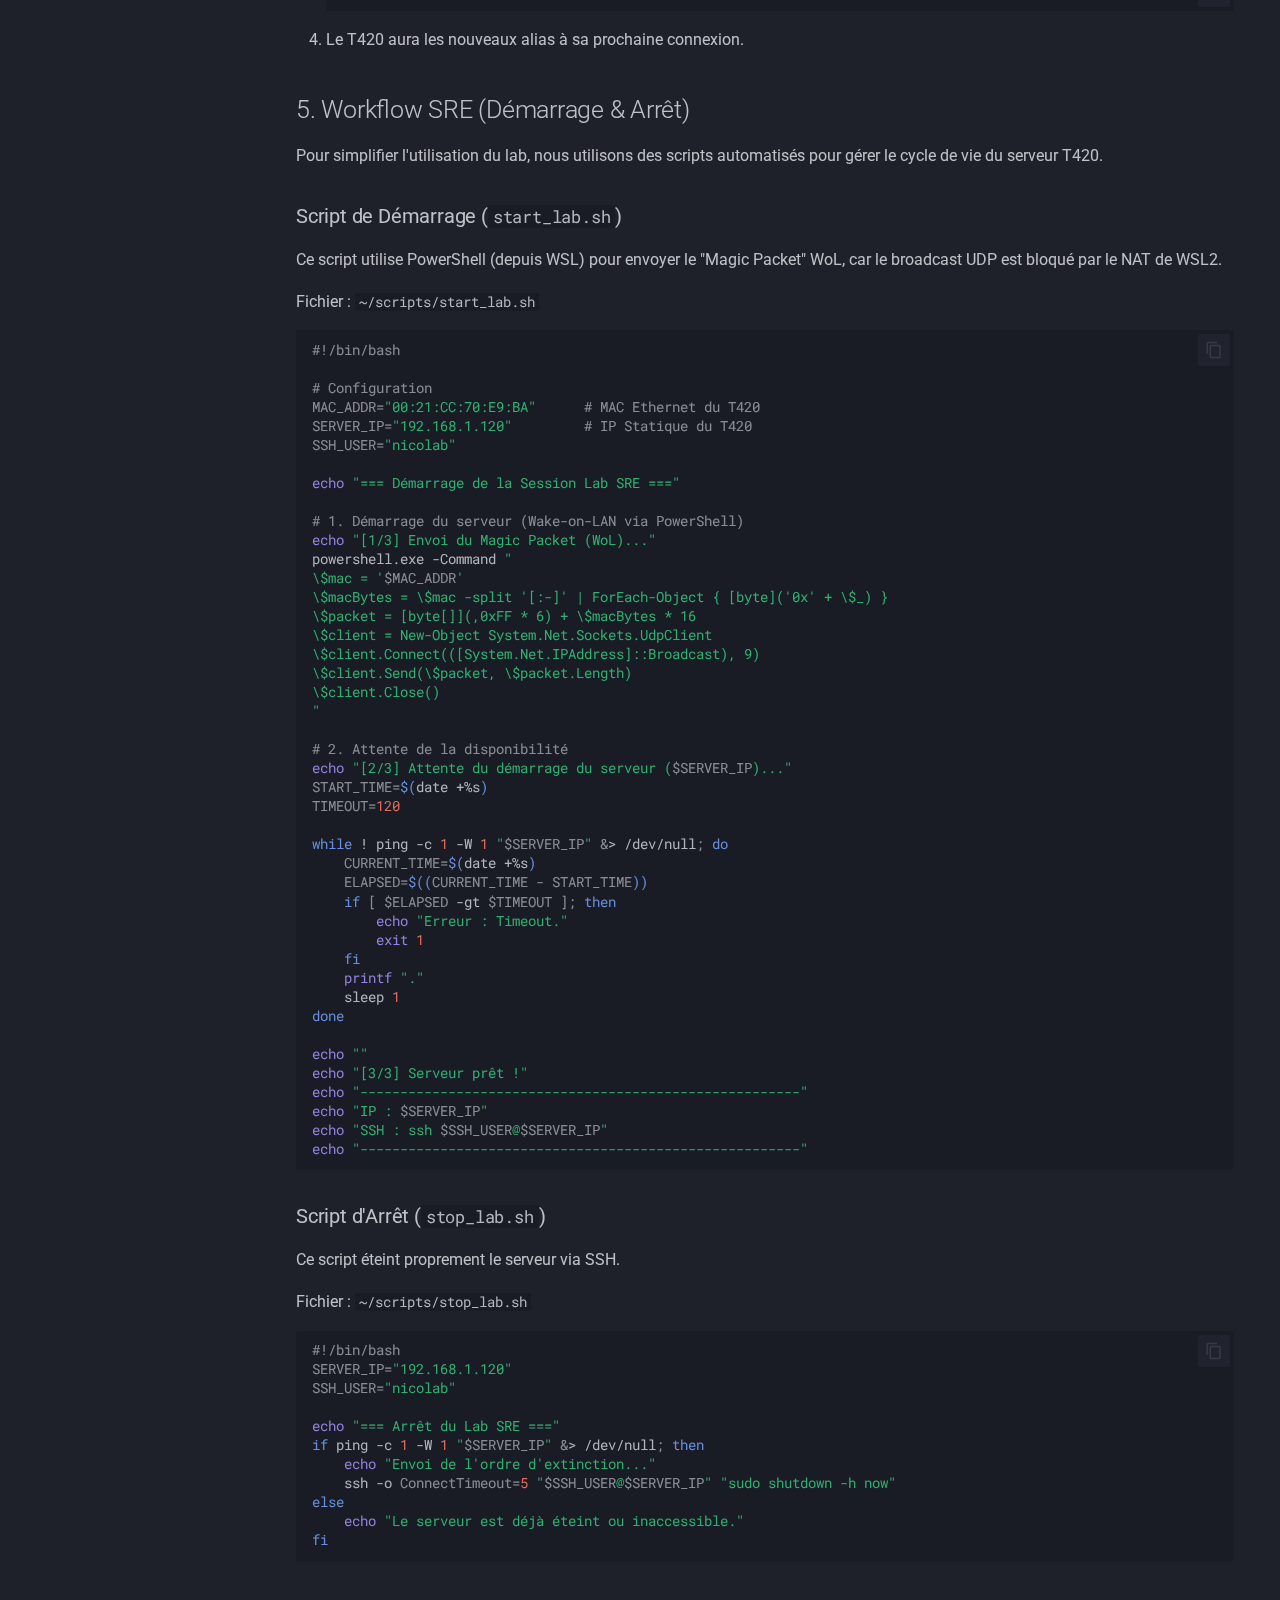
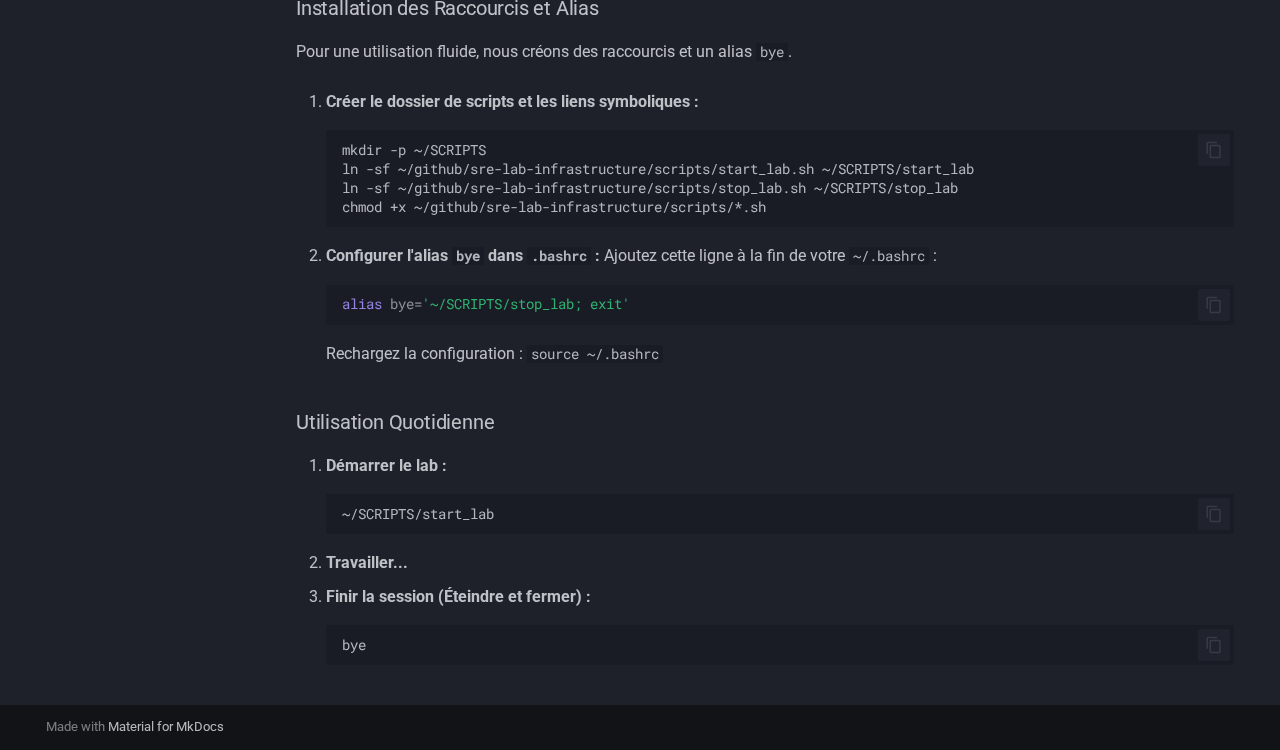
<file: wsl/index.html>
<!doctype html>
<html lang="fr" class="no-js">
  <head>
    
      <meta charset="utf-8">
      <meta name="viewport" content="width=device-width,initial-scale=1">
      
        <meta name="description" content="Documentation du Lab SRE personnel">
      
      
        <meta name="author" content="Nicolas Bailleul">
      
      
        <link rel="canonical" href="https://NicoBaiGit.github.io/sre-lab-infrastructure/wsl/">
      
      
        <link rel="prev" href="..">
      
      
        <link rel="next" href="../workstation-management/">
      
      
        
      
      
      <link rel="icon" href="../assets/images/favicon.png">
      <meta name="generator" content="mkdocs-1.6.1, mkdocs-material-9.7.1">
    
    
      
        <title>Configuration WSL - SRE Lab Infrastructure</title>
      
    
    
      <link rel="stylesheet" href="../assets/stylesheets/main.484c7ddc.min.css">
      
        
        <link rel="stylesheet" href="../assets/stylesheets/palette.ab4e12ef.min.css">
      
      


    
    
      
    
    
      
        
        
        <link rel="preconnect" href="https://fonts.gstatic.com" crossorigin>
        <link rel="stylesheet" href="https://fonts.googleapis.com/css?family=Roboto:300,300i,400,400i,700,700i%7CRoboto+Mono:400,400i,700,700i&display=fallback">
        <style>:root{--md-text-font:"Roboto";--md-code-font:"Roboto Mono"}</style>
      
    
    
      <link rel="stylesheet" href="../stylesheets/extra.css">
    
    <script>__md_scope=new URL("..",location),__md_hash=e=>[...e].reduce(((e,_)=>(e<<5)-e+_.charCodeAt(0)),0),__md_get=(e,_=localStorage,t=__md_scope)=>JSON.parse(_.getItem(t.pathname+"."+e)),__md_set=(e,_,t=localStorage,a=__md_scope)=>{try{t.setItem(a.pathname+"."+e,JSON.stringify(_))}catch(e){}}</script>
    
      

    
    
  </head>
  
  
    
    
      
    
    
    
    
    <body dir="ltr" data-md-color-scheme="slate" data-md-color-primary="teal" data-md-color-accent="deep-purple">
  
    
    <input class="md-toggle" data-md-toggle="drawer" type="checkbox" id="__drawer" autocomplete="off">
    <input class="md-toggle" data-md-toggle="search" type="checkbox" id="__search" autocomplete="off">
    <label class="md-overlay" for="__drawer"></label>
    <div data-md-component="skip">
      
        
        <a href="#configuration-wsl-pour-sre" class="md-skip">
          Aller au contenu
        </a>
      
    </div>
    <div data-md-component="announce">
      
    </div>
    
    
      

  

<header class="md-header md-header--shadow md-header--lifted" data-md-component="header">
  <nav class="md-header__inner md-grid" aria-label="En-tête">
    <a href=".." title="SRE Lab Infrastructure" class="md-header__button md-logo" aria-label="SRE Lab Infrastructure" data-md-component="logo">
      
  
  <svg xmlns="http://www.w3.org/2000/svg" viewBox="0 0 24 24"><path d="M12 8a3 3 0 0 0 3-3 3 3 0 0 0-3-3 3 3 0 0 0-3 3 3 3 0 0 0 3 3m0 3.54C9.64 9.35 6.5 8 3 8v11c3.5 0 6.64 1.35 9 3.54 2.36-2.19 5.5-3.54 9-3.54V8c-3.5 0-6.64 1.35-9 3.54"/></svg>

    </a>
    <label class="md-header__button md-icon" for="__drawer">
      
      <svg xmlns="http://www.w3.org/2000/svg" viewBox="0 0 24 24"><path d="M3 6h18v2H3zm0 5h18v2H3zm0 5h18v2H3z"/></svg>
    </label>
    <div class="md-header__title" data-md-component="header-title">
      <div class="md-header__ellipsis">
        <div class="md-header__topic">
          <span class="md-ellipsis">
            SRE Lab Infrastructure
          </span>
        </div>
        <div class="md-header__topic" data-md-component="header-topic">
          <span class="md-ellipsis">
            
              Configuration WSL
            
          </span>
        </div>
      </div>
    </div>
    
      
        <form class="md-header__option" data-md-component="palette">
  
    
    
    
    <input class="md-option" data-md-color-media="" data-md-color-scheme="slate" data-md-color-primary="teal" data-md-color-accent="deep-purple"  aria-label="Passer en mode clair"  type="radio" name="__palette" id="__palette_0">
    
      <label class="md-header__button md-icon" title="Passer en mode clair" for="__palette_1" hidden>
        <svg xmlns="http://www.w3.org/2000/svg" viewBox="0 0 24 24"><path d="M12 18c-.89 0-1.74-.2-2.5-.55C11.56 16.5 13 14.42 13 12s-1.44-4.5-3.5-5.45C10.26 6.2 11.11 6 12 6a6 6 0 0 1 6 6 6 6 0 0 1-6 6m8-9.31V4h-4.69L12 .69 8.69 4H4v4.69L.69 12 4 15.31V20h4.69L12 23.31 15.31 20H20v-4.69L23.31 12z"/></svg>
      </label>
    
  
    
    
    
    <input class="md-option" data-md-color-media="" data-md-color-scheme="default" data-md-color-primary="teal" data-md-color-accent="deep-purple"  aria-label="Passer en mode sombre"  type="radio" name="__palette" id="__palette_1">
    
      <label class="md-header__button md-icon" title="Passer en mode sombre" for="__palette_0" hidden>
        <svg xmlns="http://www.w3.org/2000/svg" viewBox="0 0 24 24"><path d="M12 8a4 4 0 0 0-4 4 4 4 0 0 0 4 4 4 4 0 0 0 4-4 4 4 0 0 0-4-4m0 10a6 6 0 0 1-6-6 6 6 0 0 1 6-6 6 6 0 0 1 6 6 6 6 0 0 1-6 6m8-9.31V4h-4.69L12 .69 8.69 4H4v4.69L.69 12 4 15.31V20h4.69L12 23.31 15.31 20H20v-4.69L23.31 12z"/></svg>
      </label>
    
  
</form>
      
    
    
      <script>var palette=__md_get("__palette");if(palette&&palette.color){if("(prefers-color-scheme)"===palette.color.media){var media=matchMedia("(prefers-color-scheme: light)"),input=document.querySelector(media.matches?"[data-md-color-media='(prefers-color-scheme: light)']":"[data-md-color-media='(prefers-color-scheme: dark)']");palette.color.media=input.getAttribute("data-md-color-media"),palette.color.scheme=input.getAttribute("data-md-color-scheme"),palette.color.primary=input.getAttribute("data-md-color-primary"),palette.color.accent=input.getAttribute("data-md-color-accent")}for(var[key,value]of Object.entries(palette.color))document.body.setAttribute("data-md-color-"+key,value)}</script>
    
    
    
      
      
        <label class="md-header__button md-icon" for="__search">
          
          <svg xmlns="http://www.w3.org/2000/svg" viewBox="0 0 24 24"><path d="M9.5 3A6.5 6.5 0 0 1 16 9.5c0 1.61-.59 3.09-1.56 4.23l.27.27h.79l5 5-1.5 1.5-5-5v-.79l-.27-.27A6.52 6.52 0 0 1 9.5 16 6.5 6.5 0 0 1 3 9.5 6.5 6.5 0 0 1 9.5 3m0 2C7 5 5 7 5 9.5S7 14 9.5 14 14 12 14 9.5 12 5 9.5 5"/></svg>
        </label>
        <div class="md-search" data-md-component="search" role="dialog">
  <label class="md-search__overlay" for="__search"></label>
  <div class="md-search__inner" role="search">
    <form class="md-search__form" name="search">
      <input type="text" class="md-search__input" name="query" aria-label="Rechercher" placeholder="Rechercher" autocapitalize="off" autocorrect="off" autocomplete="off" spellcheck="false" data-md-component="search-query" required>
      <label class="md-search__icon md-icon" for="__search">
        
        <svg xmlns="http://www.w3.org/2000/svg" viewBox="0 0 24 24"><path d="M9.5 3A6.5 6.5 0 0 1 16 9.5c0 1.61-.59 3.09-1.56 4.23l.27.27h.79l5 5-1.5 1.5-5-5v-.79l-.27-.27A6.52 6.52 0 0 1 9.5 16 6.5 6.5 0 0 1 3 9.5 6.5 6.5 0 0 1 9.5 3m0 2C7 5 5 7 5 9.5S7 14 9.5 14 14 12 14 9.5 12 5 9.5 5"/></svg>
        
        <svg xmlns="http://www.w3.org/2000/svg" viewBox="0 0 24 24"><path d="M20 11v2H8l5.5 5.5-1.42 1.42L4.16 12l7.92-7.92L13.5 5.5 8 11z"/></svg>
      </label>
      <nav class="md-search__options" aria-label="Recherche">
        
        <button type="reset" class="md-search__icon md-icon" title="Effacer" aria-label="Effacer" tabindex="-1">
          
          <svg xmlns="http://www.w3.org/2000/svg" viewBox="0 0 24 24"><path d="M19 6.41 17.59 5 12 10.59 6.41 5 5 6.41 10.59 12 5 17.59 6.41 19 12 13.41 17.59 19 19 17.59 13.41 12z"/></svg>
        </button>
      </nav>
      
        <div class="md-search__suggest" data-md-component="search-suggest"></div>
      
    </form>
    <div class="md-search__output">
      <div class="md-search__scrollwrap" tabindex="0" data-md-scrollfix>
        <div class="md-search-result" data-md-component="search-result">
          <div class="md-search-result__meta">
            Initialisation de la recherche
          </div>
          <ol class="md-search-result__list" role="presentation"></ol>
        </div>
      </div>
    </div>
  </div>
</div>
      
    
    
  </nav>
  
    
      
<nav class="md-tabs" aria-label="Onglets" data-md-component="tabs">
  <div class="md-grid">
    <ul class="md-tabs__list">
      
        
  
  
  
  
    <li class="md-tabs__item">
      <a href=".." class="md-tabs__link">
        
  
  
    
  
  Accueil

      </a>
    </li>
  

      
        
  
  
  
    
  
  
    
    
      <li class="md-tabs__item md-tabs__item--active">
        <a href="./" class="md-tabs__link">
          
  
  
  Poste de Travail

        </a>
      </li>
    
  

      
        
  
  
  
  
    <li class="md-tabs__item">
      <a href="../ubuntu-server/" class="md-tabs__link">
        
  
  
    
  
  Serveur

      </a>
    </li>
  

      
        
  
  
  
  
    <li class="md-tabs__item">
      <a href="../setup-lab/" class="md-tabs__link">
        
  
  
    
  
  Lab SRE

      </a>
    </li>
  

      
    </ul>
  </div>
</nav>
    
  
</header>
    
    <div class="md-container" data-md-component="container">
      
      
        
      
      <main class="md-main" data-md-component="main">
        <div class="md-main__inner md-grid">
          
            
              
              <div class="md-sidebar md-sidebar--primary" data-md-component="sidebar" data-md-type="navigation" >
                <div class="md-sidebar__scrollwrap">
                  <div class="md-sidebar__inner">
                    


  


  

<nav class="md-nav md-nav--primary md-nav--lifted md-nav--integrated" aria-label="Navigation" data-md-level="0">
  <label class="md-nav__title" for="__drawer">
    <a href=".." title="SRE Lab Infrastructure" class="md-nav__button md-logo" aria-label="SRE Lab Infrastructure" data-md-component="logo">
      
  
  <svg xmlns="http://www.w3.org/2000/svg" viewBox="0 0 24 24"><path d="M12 8a3 3 0 0 0 3-3 3 3 0 0 0-3-3 3 3 0 0 0-3 3 3 3 0 0 0 3 3m0 3.54C9.64 9.35 6.5 8 3 8v11c3.5 0 6.64 1.35 9 3.54 2.36-2.19 5.5-3.54 9-3.54V8c-3.5 0-6.64 1.35-9 3.54"/></svg>

    </a>
    SRE Lab Infrastructure
  </label>
  
  <ul class="md-nav__list" data-md-scrollfix>
    
      
      
  
  
  
  
    <li class="md-nav__item">
      <a href=".." class="md-nav__link">
        
  
  
  <span class="md-ellipsis">
    
  
    Accueil
  

    
  </span>
  
  

      </a>
    </li>
  

    
      
      
  
  
    
  
  
  
    
    
    
    
      
        
        
      
      
        
      
    
    
    <li class="md-nav__item md-nav__item--active md-nav__item--section md-nav__item--nested">
      
        
        
        <input class="md-nav__toggle md-toggle " type="checkbox" id="__nav_2" checked>
        
          
          <label class="md-nav__link" for="__nav_2" id="__nav_2_label" tabindex="">
            
  
  
  <span class="md-ellipsis">
    
  
    Poste de Travail
  

    
  </span>
  
  

            <span class="md-nav__icon md-icon"></span>
          </label>
        
        <nav class="md-nav" data-md-level="1" aria-labelledby="__nav_2_label" aria-expanded="true">
          <label class="md-nav__title" for="__nav_2">
            <span class="md-nav__icon md-icon"></span>
            
  
    Poste de Travail
  

          </label>
          <ul class="md-nav__list" data-md-scrollfix>
            
              
                
  
  
    
  
  
  
    <li class="md-nav__item md-nav__item--active">
      
      <input class="md-nav__toggle md-toggle" type="checkbox" id="__toc">
      
      
        
      
      
        <label class="md-nav__link md-nav__link--active" for="__toc">
          
  
  
  <span class="md-ellipsis">
    
  
    Configuration WSL
  

    
  </span>
  
  

          <span class="md-nav__icon md-icon"></span>
        </label>
      
      <a href="./" class="md-nav__link md-nav__link--active">
        
  
  
  <span class="md-ellipsis">
    
  
    Configuration WSL
  

    
  </span>
  
  

      </a>
      
        

<nav class="md-nav md-nav--secondary" aria-label="Table des matières">
  
  
  
    
  
  
    <label class="md-nav__title" for="__toc">
      <span class="md-nav__icon md-icon"></span>
      Table des matières
    </label>
    <ul class="md-nav__list" data-md-component="toc" data-md-scrollfix>
      
        <li class="md-nav__item">
  <a href="#1-prerequis-et-optimisation" class="md-nav__link">
    <span class="md-ellipsis">
      
        1. Prérequis et Optimisation
      
    </span>
  </a>
  
    <nav class="md-nav" aria-label="1. Prérequis et Optimisation">
      <ul class="md-nav__list">
        
          <li class="md-nav__item">
  <a href="#optimisation-ram" class="md-nav__link">
    <span class="md-ellipsis">
      
        Optimisation RAM
      
    </span>
  </a>
  
</li>
        
          <li class="md-nav__item">
  <a href="#gestion-des-privileges-sudoers" class="md-nav__link">
    <span class="md-ellipsis">
      
        Gestion des privilèges (Sudoers)
      
    </span>
  </a>
  
</li>
        
      </ul>
    </nav>
  
</li>
      
        <li class="md-nav__item">
  <a href="#2-mise-a-jour-et-dependances" class="md-nav__link">
    <span class="md-ellipsis">
      
        2. Mise à jour et Dépendances
      
    </span>
  </a>
  
</li>
      
        <li class="md-nav__item">
  <a href="#3-configuration-automatisee-recommande" class="md-nav__link">
    <span class="md-ellipsis">
      
        3. Configuration Automatisée (Recommandé)
      
    </span>
  </a>
  
</li>
      
        <li class="md-nav__item">
  <a href="#4-configuration-multi-wsl-linux-via-nas" class="md-nav__link">
    <span class="md-ellipsis">
      
        4. Configuration Multi-WSL / Linux (Via NAS)
      
    </span>
  </a>
  
    <nav class="md-nav" aria-label="4. Configuration Multi-WSL / Linux (Via NAS)">
      <ul class="md-nav__list">
        
          <li class="md-nav__item">
  <a href="#prerequis" class="md-nav__link">
    <span class="md-ellipsis">
      
        Prérequis
      
    </span>
  </a>
  
</li>
        
          <li class="md-nav__item">
  <a href="#installation-sur-la-nouvelle-machine" class="md-nav__link">
    <span class="md-ellipsis">
      
        Installation sur la nouvelle machine
      
    </span>
  </a>
  
</li>
        
      </ul>
    </nav>
  
</li>
      
        <li class="md-nav__item">
  <a href="#5-configuration-manuelle-reference" class="md-nav__link">
    <span class="md-ellipsis">
      
        5. Configuration Manuelle (Référence)
      
    </span>
  </a>
  
    <nav class="md-nav" aria-label="5. Configuration Manuelle (Référence)">
      <ul class="md-nav__list">
        
          <li class="md-nav__item">
  <a href="#installation-de-starship" class="md-nav__link">
    <span class="md-ellipsis">
      
        Installation de Starship
      
    </span>
  </a>
  
</li>
        
          <li class="md-nav__item">
  <a href="#configuration-du-bashrc" class="md-nav__link">
    <span class="md-ellipsis">
      
        Configuration du .bashrc
      
    </span>
  </a>
  
</li>
        
      </ul>
    </nav>
  
</li>
      
        <li class="md-nav__item">
  <a href="#4-configuration-ssh-et-git" class="md-nav__link">
    <span class="md-ellipsis">
      
        4. Configuration SSH et Git
      
    </span>
  </a>
  
    <nav class="md-nav" aria-label="4. Configuration SSH et Git">
      <ul class="md-nav__list">
        
          <li class="md-nav__item">
  <a href="#copie-des-cles-depuis-windows" class="md-nav__link">
    <span class="md-ellipsis">
      
        Copie des clés depuis Windows
      
    </span>
  </a>
  
</li>
        
          <li class="md-nav__item">
  <a href="#fichier-config-ssh" class="md-nav__link">
    <span class="md-ellipsis">
      
        Fichier Config SSH
      
    </span>
  </a>
  
</li>
        
          <li class="md-nav__item">
  <a href="#configuration-git" class="md-nav__link">
    <span class="md-ellipsis">
      
        Configuration Git
      
    </span>
  </a>
  
</li>
        
      </ul>
    </nav>
  
</li>
      
        <li class="md-nav__item">
  <a href="#5-sauvegarde-de-la-session-wsl" class="md-nav__link">
    <span class="md-ellipsis">
      
        5. Sauvegarde de la session WSL
      
    </span>
  </a>
  
</li>
      
        <li class="md-nav__item">
  <a href="#7-centralisation-des-alias-nas" class="md-nav__link">
    <span class="md-ellipsis">
      
        7. Centralisation des Alias (NAS)
      
    </span>
  </a>
  
    <nav class="md-nav" aria-label="7. Centralisation des Alias (NAS)">
      <ul class="md-nav__list">
        
          <li class="md-nav__item">
  <a href="#configuration-wsl-montage" class="md-nav__link">
    <span class="md-ellipsis">
      
        Configuration WSL (Montage)
      
    </span>
  </a>
  
</li>
        
      </ul>
    </nav>
  
</li>
      
        <li class="md-nav__item">
  <a href="#6-montage-nas-script-automatise" class="md-nav__link">
    <span class="md-ellipsis">
      
        6. Montage NAS (Script Automatisé)
      
    </span>
  </a>
  
    <nav class="md-nav" aria-label="6. Montage NAS (Script Automatisé)">
      <ul class="md-nav__list">
        
          <li class="md-nav__item">
  <a href="#script-setup_nassh" class="md-nav__link">
    <span class="md-ellipsis">
      
        Script setup_nas.sh
      
    </span>
  </a>
  
</li>
        
      </ul>
    </nav>
  
</li>
      
        <li class="md-nav__item">
  <a href="#7-centralisation-des-alias-git-nas" class="md-nav__link">
    <span class="md-ellipsis">
      
        7. Centralisation des Alias (Git + NAS)
      
    </span>
  </a>
  
    <nav class="md-nav" aria-label="7. Centralisation des Alias (Git + NAS)">
      <ul class="md-nav__list">
        
          <li class="md-nav__item">
  <a href="#1-creation-du-fichier-dalias" class="md-nav__link">
    <span class="md-ellipsis">
      
        1. Création du fichier d'alias
      
    </span>
  </a>
  
</li>
        
          <li class="md-nav__item">
  <a href="#2-configuration-wsl-bashrc" class="md-nav__link">
    <span class="md-ellipsis">
      
        2. Configuration WSL (.bashrc)
      
    </span>
  </a>
  
</li>
        
          <li class="md-nav__item">
  <a href="#3-configuration-t420-bashrc" class="md-nav__link">
    <span class="md-ellipsis">
      
        3. Configuration T420 (.bashrc)
      
    </span>
  </a>
  
</li>
        
          <li class="md-nav__item">
  <a href="#workflow-de-mise-a-jour" class="md-nav__link">
    <span class="md-ellipsis">
      
        Workflow de mise à jour
      
    </span>
  </a>
  
</li>
        
      </ul>
    </nav>
  
</li>
      
        <li class="md-nav__item">
  <a href="#5-workflow-sre-demarrage-arret" class="md-nav__link">
    <span class="md-ellipsis">
      
        5. Workflow SRE (Démarrage &amp; Arrêt)
      
    </span>
  </a>
  
    <nav class="md-nav" aria-label="5. Workflow SRE (Démarrage &amp; Arrêt)">
      <ul class="md-nav__list">
        
          <li class="md-nav__item">
  <a href="#script-de-demarrage-start_labsh" class="md-nav__link">
    <span class="md-ellipsis">
      
        Script de Démarrage (start_lab.sh)
      
    </span>
  </a>
  
</li>
        
          <li class="md-nav__item">
  <a href="#script-darret-stop_labsh" class="md-nav__link">
    <span class="md-ellipsis">
      
        Script d'Arrêt (stop_lab.sh)
      
    </span>
  </a>
  
</li>
        
          <li class="md-nav__item">
  <a href="#installation-des-raccourcis-et-alias" class="md-nav__link">
    <span class="md-ellipsis">
      
        Installation des Raccourcis et Alias
      
    </span>
  </a>
  
</li>
        
          <li class="md-nav__item">
  <a href="#utilisation-quotidienne" class="md-nav__link">
    <span class="md-ellipsis">
      
        Utilisation Quotidienne
      
    </span>
  </a>
  
</li>
        
      </ul>
    </nav>
  
</li>
      
    </ul>
  
</nav>
      
    </li>
  

              
            
              
                
  
  
  
  
    <li class="md-nav__item">
      <a href="../workstation-management/" class="md-nav__link">
        
  
  
  <span class="md-ellipsis">
    
  
    Gestion Environnement
  

    
  </span>
  
  

      </a>
    </li>
  

              
            
          </ul>
        </nav>
      
    </li>
  

    
      
      
  
  
  
  
    <li class="md-nav__item">
      <a href="../ubuntu-server/" class="md-nav__link">
        
  
  
  <span class="md-ellipsis">
    
  
    Serveur
  

    
  </span>
  
  

      </a>
    </li>
  

    
      
      
  
  
  
  
    <li class="md-nav__item">
      <a href="../setup-lab/" class="md-nav__link">
        
  
  
  <span class="md-ellipsis">
    
  
    Lab SRE
  

    
  </span>
  
  

      </a>
    </li>
  

    
  </ul>
</nav>
                  </div>
                </div>
              </div>
            
            
          
          
            <div class="md-content" data-md-component="content">
              
              <article class="md-content__inner md-typeset">
                
                  



<h1 id="configuration-wsl-pour-sre">Configuration WSL pour SRE</h1>
<p>Cette page documente les bonnes pratiques et la configuration recommandée pour un environnement de travail WSL (Windows Subsystem for Linux) optimisé pour un SRE.</p>
<h2 id="1-prerequis-et-optimisation">1. Prérequis et Optimisation</h2>
<p>Avant de lancer la configuration logicielle, il est recommandé d'optimiser l'instance WSL.</p>
<h3 id="optimisation-ram">Optimisation RAM</h3>
<p>Par défaut, WSL peut consommer une grande partie de la RAM disponible sur l'hôte Windows. Il est recommandé de limiter cette consommation (ex: 8 Go).</p>
<p>Fichier : <code>C:\Users\VotreUtilisateur\.wslconfig</code>
<div class="highlight"><pre><span></span><code><a id="__codelineno-0-1" name="__codelineno-0-1" href="#__codelineno-0-1"></a><span class="k">[wsl2]</span>
<a id="__codelineno-0-2" name="__codelineno-0-2" href="#__codelineno-0-2"></a><span class="na">memory</span><span class="o">=</span><span class="s">8GB</span>
</code></pre></div></p>
<blockquote>
<p>Redémarrez WSL : <code>wsl --shutdown</code></p>
</blockquote>
<h3 id="gestion-des-privileges-sudoers">Gestion des privilèges (Sudoers)</h3>
<p>Pour éviter de saisir le mot de passe à chaque commande <code>sudo</code> :</p>
<div class="highlight"><pre><span></span><code><a id="__codelineno-1-1" name="__codelineno-1-1" href="#__codelineno-1-1"></a><span class="nb">echo</span><span class="w"> </span><span class="s2">&quot;</span><span class="nv">$USER</span><span class="s2"> ALL=(ALL) NOPASSWD:ALL&quot;</span><span class="w"> </span><span class="p">|</span><span class="w"> </span>sudo<span class="w"> </span>tee<span class="w"> </span>/etc/sudoers.d/<span class="nv">$USER</span>
</code></pre></div>
<h2 id="2-mise-a-jour-et-dependances">2. Mise à jour et Dépendances</h2>
<p>Mettez à jour le système et installez les paquets nécessaires (utilisés par le script d'automatisation).</p>
<div class="highlight"><pre><span></span><code><a id="__codelineno-2-1" name="__codelineno-2-1" href="#__codelineno-2-1"></a>sudo<span class="w"> </span>apt-get<span class="w"> </span>update<span class="w"> </span><span class="o">&amp;&amp;</span><span class="w"> </span>sudo<span class="w"> </span>apt-get<span class="w"> </span>install<span class="w"> </span>-y<span class="w"> </span>wget<span class="w"> </span>git
</code></pre></div>
<h2 id="3-configuration-automatisee-recommande">3. Configuration Automatisée (Recommandé)</h2>
<p>Nous avons créé un script qui configure automatiquement :
*   Les dépendances (Git, Wget).
*   Le prompt <strong>Starship</strong> (remplace kube-ps1 pour une meilleure performance et intégration Git/K8s).
*   Les alias centralisés (chargés depuis le NAS ou Git).
*   La configuration SSH (récupération des clés depuis Windows).
*   La configuration Git.</p>
<p>Lancez simplement :</p>
<div class="highlight"><pre><span></span><code><a id="__codelineno-3-1" name="__codelineno-3-1" href="#__codelineno-3-1"></a>~/github/sre-lab-infrastructure/scripts/setup_wsl_env.sh
</code></pre></div>
<blockquote>
<p><strong>Note :</strong> Ce script configure votre <code>.bashrc</code> pour charger les configurations centralisées.</p>
</blockquote>
<h2 id="4-configuration-multi-wsl-linux-via-nas">4. Configuration Multi-WSL / Linux (Via NAS)</h2>
<p>Si vous avez une seconde instance WSL, une VM Linux ou un autre PC, et que vous souhaitez récupérer uniquement la configuration du shell (Alias + Starship) sans impacter vos clés SSH, Git ou Kubernetes existants.</p>
<h3 id="prerequis">Prérequis</h3>
<p>Avoir déployé la configuration sur le NAS depuis votre machine principale :
<div class="highlight"><pre><span></span><code><a id="__codelineno-4-1" name="__codelineno-4-1" href="#__codelineno-4-1"></a>deploy_env
</code></pre></div></p>
<h3 id="installation-sur-la-nouvelle-machine">Installation sur la nouvelle machine</h3>
<p>Copiez et exécutez ce script de "Bootstrap" sur votre nouvelle machine. Il va :
1. Détecter votre environnement (WSL ou Linux).
2. Monter temporairement le NAS (via <code>drvfs</code> ou <code>cifs</code>).
3. Appliquer la configuration shell minimaliste.
4. Vous proposer de rendre le montage du NAS permanent.</p>
<div class="highlight"><pre><span></span><code><a id="__codelineno-5-1" name="__codelineno-5-1" href="#__codelineno-5-1"></a><span class="c1"># Créer le script</span>
<a id="__codelineno-5-2" name="__codelineno-5-2" href="#__codelineno-5-2"></a>nano<span class="w"> </span>bootstrap.sh
<a id="__codelineno-5-3" name="__codelineno-5-3" href="#__codelineno-5-3"></a><span class="c1"># (Collez le contenu de scripts/bootstrap_env.sh)</span>
<a id="__codelineno-5-4" name="__codelineno-5-4" href="#__codelineno-5-4"></a>
<a id="__codelineno-5-5" name="__codelineno-5-5" href="#__codelineno-5-5"></a><span class="c1"># Lancer</span>
<a id="__codelineno-5-6" name="__codelineno-5-6" href="#__codelineno-5-6"></a>bash<span class="w"> </span>bootstrap.sh
</code></pre></div>
<p>Le script est disponible ici : <a href="../scripts/bootstrap_env.sh">scripts/bootstrap_env.sh</a></p>
<h2 id="5-configuration-manuelle-reference">5. Configuration Manuelle (Référence)</h2>
<p>Si vous préférez configurer manuellement ou comprendre ce que fait le script.</p>
<h3 id="installation-de-starship">Installation de Starship</h3>
<p>Starship est un prompt cross-shell rapide et personnalisable.</p>
<div class="highlight"><pre><span></span><code><a id="__codelineno-6-1" name="__codelineno-6-1" href="#__codelineno-6-1"></a>curl<span class="w"> </span>-sS<span class="w"> </span>https://starship.rs/install.sh<span class="w"> </span><span class="p">|</span><span class="w"> </span>sh<span class="w"> </span>-s<span class="w"> </span>--<span class="w"> </span>-y
</code></pre></div>
<h3 id="configuration-du-bashrc">Configuration du .bashrc</h3>
<p>Ajoutez ceci à votre <code>.bashrc</code> pour charger Starship et les alias :</p>
<div class="highlight"><pre><span></span><code><a id="__codelineno-7-1" name="__codelineno-7-1" href="#__codelineno-7-1"></a><span class="c1"># --- Starship &amp; Alias ---</span>
<a id="__codelineno-7-2" name="__codelineno-7-2" href="#__codelineno-7-2"></a><span class="nb">eval</span><span class="w"> </span><span class="s2">&quot;</span><span class="k">$(</span>starship<span class="w"> </span>init<span class="w"> </span>bash<span class="k">)</span><span class="s2">&quot;</span>
<a id="__codelineno-7-3" name="__codelineno-7-3" href="#__codelineno-7-3"></a><span class="o">[</span><span class="w"> </span>-f<span class="w"> </span><span class="s2">&quot;/mnt/nas/aliases.sh&quot;</span><span class="w"> </span><span class="o">]</span><span class="w"> </span><span class="o">&amp;&amp;</span><span class="w"> </span><span class="nb">source</span><span class="w"> </span><span class="s2">&quot;/mnt/nas/aliases.sh&quot;</span>
</code></pre></div>
<p>Il existe deux façons de gérer vos alias et configurations :</p>
<ol>
<li><strong>Méthode Centralisée (Ma configuration)</strong> : Je charge mes alias depuis mon NAS pour les partager entre WSL et mes serveurs (voir <a href="#7-centralisation-des-alias-nas">Section 7</a>).</li>
<li><strong>Méthode Autonome (Pour démarrer)</strong> : Vous pouvez tout configurer localement en utilisant le script fourni (voir <a href="#6-script-dautomatisation">Section 6</a>) ou en copiant le bloc ci-dessous.</li>
</ol>
<p>Voici le contenu de référence (ajouté automatiquement par le script) :</p>
<div class="highlight"><pre><span></span><code><a id="__codelineno-8-1" name="__codelineno-8-1" href="#__codelineno-8-1"></a><span class="c1"># --- Configuration SRE ---</span>
<a id="__codelineno-8-2" name="__codelineno-8-2" href="#__codelineno-8-2"></a>
<a id="__codelineno-8-3" name="__codelineno-8-3" href="#__codelineno-8-3"></a><span class="c1"># 1. Alias</span>
<a id="__codelineno-8-4" name="__codelineno-8-4" href="#__codelineno-8-4"></a><span class="nb">alias</span><span class="w"> </span><span class="nv">nano</span><span class="o">=</span><span class="s2">&quot;vim&quot;</span>
<a id="__codelineno-8-5" name="__codelineno-8-5" href="#__codelineno-8-5"></a><span class="nb">alias</span><span class="w"> </span><span class="nv">k</span><span class="o">=</span><span class="s1">&#39;kubectl&#39;</span>
<a id="__codelineno-8-6" name="__codelineno-8-6" href="#__codelineno-8-6"></a><span class="nb">alias</span><span class="w"> </span><span class="nv">kcc</span><span class="o">=</span><span class="s1">&#39;kubectl config current-context&#39;</span>
<a id="__codelineno-8-7" name="__codelineno-8-7" href="#__codelineno-8-7"></a><span class="nb">alias</span><span class="w"> </span><span class="nv">kg</span><span class="o">=</span><span class="s1">&#39;kubectl get&#39;</span>
<a id="__codelineno-8-8" name="__codelineno-8-8" href="#__codelineno-8-8"></a><span class="nb">alias</span><span class="w"> </span><span class="nv">kga</span><span class="o">=</span><span class="s1">&#39;kubectl get all --all-namespaces&#39;</span>
<a id="__codelineno-8-9" name="__codelineno-8-9" href="#__codelineno-8-9"></a><span class="nb">alias</span><span class="w"> </span><span class="nv">kgp</span><span class="o">=</span><span class="s1">&#39;kubectl get pods&#39;</span>
<a id="__codelineno-8-10" name="__codelineno-8-10" href="#__codelineno-8-10"></a><span class="nb">alias</span><span class="w"> </span><span class="nv">kgs</span><span class="o">=</span><span class="s1">&#39;kubectl get services&#39;</span>
<a id="__codelineno-8-11" name="__codelineno-8-11" href="#__codelineno-8-11"></a><span class="nb">alias</span><span class="w"> </span><span class="nv">ksgp</span><span class="o">=</span><span class="s1">&#39;kubectl get pods -n kube-system&#39;</span>
<a id="__codelineno-8-12" name="__codelineno-8-12" href="#__codelineno-8-12"></a><span class="nb">alias</span><span class="w"> </span><span class="nv">kuc</span><span class="o">=</span><span class="s1">&#39;kubectl config use-context&#39;</span>
<a id="__codelineno-8-13" name="__codelineno-8-13" href="#__codelineno-8-13"></a><span class="nb">alias</span><span class="w"> </span><span class="nv">kgc</span><span class="o">=</span><span class="s1">&#39;kubectl config get-contexts&#39;</span>
<a id="__codelineno-8-14" name="__codelineno-8-14" href="#__codelineno-8-14"></a><span class="nb">alias</span><span class="w"> </span><span class="nv">kd</span><span class="o">=</span><span class="s1">&#39;kubectl describe&#39;</span>
<a id="__codelineno-8-15" name="__codelineno-8-15" href="#__codelineno-8-15"></a><span class="nb">alias</span><span class="w"> </span><span class="nv">kaf</span><span class="o">=</span><span class="s1">&#39;kubectl apply -f&#39;</span>
<a id="__codelineno-8-16" name="__codelineno-8-16" href="#__codelineno-8-16"></a><span class="nb">alias</span><span class="w"> </span><span class="nv">krm</span><span class="o">=</span><span class="s1">&#39;kubectl delete&#39;</span>
<a id="__codelineno-8-17" name="__codelineno-8-17" href="#__codelineno-8-17"></a><span class="nb">alias</span><span class="w"> </span><span class="nv">kl</span><span class="o">=</span><span class="s1">&#39;kubectl logs&#39;</span>
<a id="__codelineno-8-18" name="__codelineno-8-18" href="#__codelineno-8-18"></a><span class="nb">alias</span><span class="w"> </span><span class="nv">kpf</span><span class="o">=</span><span class="s1">&#39;kubectl port-forward&#39;</span>
<a id="__codelineno-8-19" name="__codelineno-8-19" href="#__codelineno-8-19"></a><span class="nb">alias</span><span class="w"> </span><span class="nv">kex</span><span class="o">=</span><span class="s1">&#39;kubectl exec -it&#39;</span>
<a id="__codelineno-8-20" name="__codelineno-8-20" href="#__codelineno-8-20"></a>
<a id="__codelineno-8-21" name="__codelineno-8-21" href="#__codelineno-8-21"></a><span class="c1"># 2. Prompt Kubernetes (kube-ps1)</span>
<a id="__codelineno-8-22" name="__codelineno-8-22" href="#__codelineno-8-22"></a><span class="nb">source</span><span class="w"> </span>/usr/local/bin/kube-ps1.sh
<a id="__codelineno-8-23" name="__codelineno-8-23" href="#__codelineno-8-23"></a><span class="nv">PS1</span><span class="o">=</span><span class="s1">&#39;${debian_chroot:+($debian_chroot)}\[\033[01;32m\]\u@\h\[\033[00m\]:\[\033[01;34m\]\w\[\033[00m\] $(kube_ps1)\$ &#39;</span>
<a id="__codelineno-8-24" name="__codelineno-8-24" href="#__codelineno-8-24"></a>
<a id="__codelineno-8-25" name="__codelineno-8-25" href="#__codelineno-8-25"></a><span class="c1"># 3. Agent SSH automatique</span>
<a id="__codelineno-8-26" name="__codelineno-8-26" href="#__codelineno-8-26"></a><span class="k">if</span><span class="w"> </span><span class="o">[</span><span class="w"> </span>-z<span class="w"> </span><span class="s2">&quot;</span><span class="nv">$SSH_AUTH_SOCK</span><span class="s2">&quot;</span><span class="w"> </span><span class="o">]</span><span class="p">;</span><span class="w"> </span><span class="k">then</span>
<a id="__codelineno-8-27" name="__codelineno-8-27" href="#__codelineno-8-27"></a><span class="w">   </span><span class="nb">eval</span><span class="w"> </span><span class="sb">`</span>ssh-agent<span class="w"> </span>-s<span class="sb">`</span><span class="w"> </span>&gt;<span class="w"> </span>/dev/null
<a id="__codelineno-8-28" name="__codelineno-8-28" href="#__codelineno-8-28"></a><span class="k">fi</span>
<a id="__codelineno-8-29" name="__codelineno-8-29" href="#__codelineno-8-29"></a>ssh-add<span class="w"> </span>~/.ssh/id_rsa<span class="w"> </span><span class="m">2</span>&gt;/dev/null
</code></pre></div>
<blockquote>
<p><strong>Note :</strong> Remplacez <code>id_rsa</code> par le nom de votre clé privée si elle est différente.</p>
</blockquote>
<p>Rechargez la configuration : <code>source ~/.bashrc</code></p>
<h2 id="4-configuration-ssh-et-git">4. Configuration SSH et Git</h2>
<h3 id="copie-des-cles-depuis-windows">Copie des clés depuis Windows</h3>
<p>Récupérez vos clés SSH existantes depuis votre profil Windows.</p>
<div class="highlight"><pre><span></span><code><a id="__codelineno-9-1" name="__codelineno-9-1" href="#__codelineno-9-1"></a>mkdir<span class="w"> </span>-p<span class="w"> </span>~/.ssh<span class="w"> </span><span class="o">&amp;&amp;</span><span class="w"> </span>chmod<span class="w"> </span><span class="m">700</span><span class="w"> </span>~/.ssh
<a id="__codelineno-9-2" name="__codelineno-9-2" href="#__codelineno-9-2"></a>
<a id="__codelineno-9-3" name="__codelineno-9-3" href="#__codelineno-9-3"></a><span class="c1"># Remplacez &#39;VotreUserWindows&#39; et &#39;id_rsa&#39; par vos informations</span>
<a id="__codelineno-9-4" name="__codelineno-9-4" href="#__codelineno-9-4"></a>cp<span class="w"> </span>/mnt/c/Users/VotreUserWindows/.ssh/id_rsa*<span class="w"> </span>~/.ssh/
<a id="__codelineno-9-5" name="__codelineno-9-5" href="#__codelineno-9-5"></a>chmod<span class="w"> </span><span class="m">600</span><span class="w"> </span>~/.ssh/id_rsa
<a id="__codelineno-9-6" name="__codelineno-9-6" href="#__codelineno-9-6"></a>chmod<span class="w"> </span><span class="m">644</span><span class="w"> </span>~/.ssh/id_rsa.pub
</code></pre></div>
<h3 id="fichier-config-ssh">Fichier Config SSH</h3>
<p>Créez <code>~/.ssh/config</code> pour l'authentification automatique (ex: GitHub).</p>
<p><div class="highlight"><pre><span></span><code><a id="__codelineno-10-1" name="__codelineno-10-1" href="#__codelineno-10-1"></a>Host github.com
<a id="__codelineno-10-2" name="__codelineno-10-2" href="#__codelineno-10-2"></a>    HostName github.com
<a id="__codelineno-10-3" name="__codelineno-10-3" href="#__codelineno-10-3"></a>    User git
<a id="__codelineno-10-4" name="__codelineno-10-4" href="#__codelineno-10-4"></a>    IdentityFile ~/.ssh/id_rsa
<a id="__codelineno-10-5" name="__codelineno-10-5" href="#__codelineno-10-5"></a>    AddKeysToAgent yes
</code></pre></div>
Permissions : <code>chmod 600 ~/.ssh/config</code></p>
<h3 id="configuration-git">Configuration Git</h3>
<div class="highlight"><pre><span></span><code><a id="__codelineno-11-1" name="__codelineno-11-1" href="#__codelineno-11-1"></a>git<span class="w"> </span>config<span class="w"> </span>--global<span class="w"> </span>user.name<span class="w"> </span><span class="s2">&quot;Votre Nom&quot;</span>
<a id="__codelineno-11-2" name="__codelineno-11-2" href="#__codelineno-11-2"></a>git<span class="w"> </span>config<span class="w"> </span>--global<span class="w"> </span>user.email<span class="w"> </span><span class="s2">&quot;votre.email@exemple.com&quot;</span>
</code></pre></div>
<h2 id="5-sauvegarde-de-la-session-wsl">5. Sauvegarde de la session WSL</h2>
<p>Commandes PowerShell pour sauvegarder/restaurer votre environnement.</p>
<p><strong>Sauvegarde :</strong>
<div class="highlight"><pre><span></span><code><a id="__codelineno-12-1" name="__codelineno-12-1" href="#__codelineno-12-1"></a><span class="n">wsl</span> <span class="p">-</span><span class="n">-terminate</span> <span class="n">Ubuntu</span>
<a id="__codelineno-12-2" name="__codelineno-12-2" href="#__codelineno-12-2"></a><span class="n">wsl</span> <span class="p">-</span><span class="n">-export</span> <span class="n">Ubuntu</span> <span class="n">C</span><span class="p">:\</span><span class="n">Sauvegardes</span><span class="p">\</span><span class="n">wsl_backup_ubuntu</span><span class="p">.</span><span class="n">tar</span>
</code></pre></div></p>
<p><strong>Restauration :</strong>
<div class="highlight"><pre><span></span><code><a id="__codelineno-13-1" name="__codelineno-13-1" href="#__codelineno-13-1"></a><span class="n">wsl</span> <span class="p">-</span><span class="n">-import</span> <span class="n">UbuntuRestored</span> <span class="n">C</span><span class="p">:\</span><span class="n">WSL</span><span class="p">\</span><span class="n">UbuntuRestored</span> <span class="n">C</span><span class="p">:\</span><span class="n">Sauvegardes</span><span class="p">\</span><span class="n">wsl_backup_ubuntu</span><span class="p">.</span><span class="n">tar</span>
</code></pre></div></p>
<h2 id="7-centralisation-des-alias-nas">7. Centralisation des Alias (NAS)</h2>
<p>Pour partager vos alias entre plusieurs machines (WSL, Serveur Ubuntu, etc.), vous pouvez stocker un fichier de configuration sur un NAS.</p>
<h3 id="configuration-wsl-montage">Configuration WSL (Montage)</h3>
<p>WSL monte automatiquement les lecteurs réseaux Windows s'ils sont mappés, mais un montage manuel est plus robuste.</p>
<ol>
<li><strong>Créer le point de montage</strong> :
    ```bash</li>
</ol>
<h2 id="6-montage-nas-script-automatise">6. Montage NAS (Script Automatisé)</h2>
<p>Pour accéder aux fichiers partagés et aux alias centralisés, nous utilisons un script qui configure automatiquement le montage du NAS (compatible WSL et Ubuntu Server).</p>
<h3 id="script-setup_nassh">Script <code>setup_nas.sh</code></h3>
<p>Ce script gère :
*   L'installation des dépendances (<code>cifs-utils</code>).
*   La création sécurisée du fichier d'identifiants (<code>~/.smbcredentials</code>).
*   La détection de l'environnement (WSL vs Linux Natif).
*   La configuration persistante dans <code>/etc/fstab</code>.</p>
<p><strong>Utilisation :</strong>
<div class="highlight"><pre><span></span><code><a id="__codelineno-14-1" name="__codelineno-14-1" href="#__codelineno-14-1"></a>./scripts/setup_nas.sh
</code></pre></div></p>
<h2 id="7-centralisation-des-alias-git-nas">7. Centralisation des Alias (Git + NAS)</h2>
<p>Pour maintenir une configuration cohérente entre WSL et le serveur T420, nous utilisons une approche "GitOps" :
1.  <strong>Source de vérité</strong> : Le fichier <code>shell/aliases.sh</code> dans le dépôt Git.
2.  <strong>Distribution</strong> : Le NAS sert de point de partage.
3.  <strong>Consommation</strong> : WSL et le T420 chargent le fichier depuis le NAS (ou Git localement).</p>
<h3 id="1-creation-du-fichier-dalias">1. Création du fichier d'alias</h3>
<p>Créez <code>shell/aliases.sh</code> dans votre projet :</p>
<div class="highlight"><pre><span></span><code><a id="__codelineno-15-1" name="__codelineno-15-1" href="#__codelineno-15-1"></a><span class="c1"># --- SRE Lab Utils ---</span>
<a id="__codelineno-15-2" name="__codelineno-15-2" href="#__codelineno-15-2"></a><span class="nb">alias</span><span class="w"> </span><span class="nv">bye</span><span class="o">=</span><span class="s1">&#39;~/SCRIPTS/stop_lab; exit&#39;</span>
<a id="__codelineno-15-3" name="__codelineno-15-3" href="#__codelineno-15-3"></a><span class="nb">alias</span><span class="w"> </span><span class="nv">start_lab</span><span class="o">=</span><span class="s1">&#39;~/SCRIPTS/start_lab&#39;</span>
<a id="__codelineno-15-4" name="__codelineno-15-4" href="#__codelineno-15-4"></a>
<a id="__codelineno-15-5" name="__codelineno-15-5" href="#__codelineno-15-5"></a><span class="c1"># Fonction pour déployer les alias sur le NAS</span>
<a id="__codelineno-15-6" name="__codelineno-15-6" href="#__codelineno-15-6"></a>deploy_aliases<span class="o">()</span><span class="w"> </span><span class="o">{</span>
<a id="__codelineno-15-7" name="__codelineno-15-7" href="#__codelineno-15-7"></a><span class="w">    </span>cp<span class="w"> </span><span class="s2">&quot;</span><span class="nv">$HOME</span><span class="s2">/github/sre-lab-infrastructure/shell/aliases.sh&quot;</span><span class="w"> </span><span class="s2">&quot;/mnt/nas/aliases.sh&quot;</span>
<a id="__codelineno-15-8" name="__codelineno-15-8" href="#__codelineno-15-8"></a><span class="w">    </span><span class="nb">echo</span><span class="w"> </span><span class="s2">&quot;✅ Alias déployés sur le NAS (/mnt/nas/aliases.sh)&quot;</span>
<a id="__codelineno-15-9" name="__codelineno-15-9" href="#__codelineno-15-9"></a><span class="o">}</span>
<a id="__codelineno-15-10" name="__codelineno-15-10" href="#__codelineno-15-10"></a>
<a id="__codelineno-15-11" name="__codelineno-15-11" href="#__codelineno-15-11"></a><span class="c1"># --- System ---</span>
<a id="__codelineno-15-12" name="__codelineno-15-12" href="#__codelineno-15-12"></a><span class="nb">alias</span><span class="w"> </span><span class="nv">update</span><span class="o">=</span><span class="s1">&#39;sudo apt update &amp;&amp; sudo apt upgrade -y&#39;</span>
<a id="__codelineno-15-13" name="__codelineno-15-13" href="#__codelineno-15-13"></a><span class="c1"># ... ajoutez vos autres alias ici ...</span>
</code></pre></div>
<h3 id="2-configuration-wsl-bashrc">2. Configuration WSL (.bashrc)</h3>
<p>Ajoutez ceci à votre <code>~/.bashrc</code> pour charger les alias (priorité au Git local) :</p>
<div class="highlight"><pre><span></span><code><a id="__codelineno-16-1" name="__codelineno-16-1" href="#__codelineno-16-1"></a><span class="c1"># --- Chargement des alias centralisés (SRE Lab) ---</span>
<a id="__codelineno-16-2" name="__codelineno-16-2" href="#__codelineno-16-2"></a><span class="nv">NAS_ALIAS_FILE</span><span class="o">=</span><span class="s2">&quot;/mnt/nas/aliases.sh&quot;</span>
<a id="__codelineno-16-3" name="__codelineno-16-3" href="#__codelineno-16-3"></a><span class="nv">LOCAL_ALIAS_FILE</span><span class="o">=</span><span class="s2">&quot;</span><span class="nv">$HOME</span><span class="s2">/github/sre-lab-infrastructure/shell/aliases.sh&quot;</span>
<a id="__codelineno-16-4" name="__codelineno-16-4" href="#__codelineno-16-4"></a>
<a id="__codelineno-16-5" name="__codelineno-16-5" href="#__codelineno-16-5"></a><span class="k">if</span><span class="w"> </span><span class="o">[</span><span class="w"> </span>-f<span class="w"> </span><span class="s2">&quot;</span><span class="nv">$LOCAL_ALIAS_FILE</span><span class="s2">&quot;</span><span class="w"> </span><span class="o">]</span><span class="p">;</span><span class="w"> </span><span class="k">then</span>
<a id="__codelineno-16-6" name="__codelineno-16-6" href="#__codelineno-16-6"></a><span class="w">    </span><span class="c1"># Priorité au fichier local (Git) si on est dans le repo</span>
<a id="__codelineno-16-7" name="__codelineno-16-7" href="#__codelineno-16-7"></a><span class="w">    </span><span class="nb">source</span><span class="w"> </span><span class="s2">&quot;</span><span class="nv">$LOCAL_ALIAS_FILE</span><span class="s2">&quot;</span>
<a id="__codelineno-16-8" name="__codelineno-16-8" href="#__codelineno-16-8"></a><span class="k">elif</span><span class="w"> </span><span class="o">[</span><span class="w"> </span>-f<span class="w"> </span><span class="s2">&quot;</span><span class="nv">$NAS_ALIAS_FILE</span><span class="s2">&quot;</span><span class="w"> </span><span class="o">]</span><span class="p">;</span><span class="w"> </span><span class="k">then</span>
<a id="__codelineno-16-9" name="__codelineno-16-9" href="#__codelineno-16-9"></a><span class="w">    </span><span class="c1"># Sinon on charge depuis le NAS</span>
<a id="__codelineno-16-10" name="__codelineno-16-10" href="#__codelineno-16-10"></a><span class="w">    </span><span class="nb">source</span><span class="w"> </span><span class="s2">&quot;</span><span class="nv">$NAS_ALIAS_FILE</span><span class="s2">&quot;</span>
<a id="__codelineno-16-11" name="__codelineno-16-11" href="#__codelineno-16-11"></a><span class="k">fi</span>
</code></pre></div>
<h3 id="3-configuration-t420-bashrc">3. Configuration T420 (.bashrc)</h3>
<p>Sur le serveur, ajoutez ceci pour charger les alias depuis le NAS :</p>
<div class="highlight"><pre><span></span><code><a id="__codelineno-17-1" name="__codelineno-17-1" href="#__codelineno-17-1"></a><span class="c1"># --- Chargement des alias centralisés (SRE Lab) ---</span>
<a id="__codelineno-17-2" name="__codelineno-17-2" href="#__codelineno-17-2"></a><span class="nv">NAS_ALIAS_FILE</span><span class="o">=</span><span class="s2">&quot;/mnt/nas/aliases.sh&quot;</span>
<a id="__codelineno-17-3" name="__codelineno-17-3" href="#__codelineno-17-3"></a><span class="k">if</span><span class="w"> </span><span class="o">[</span><span class="w"> </span>-f<span class="w"> </span><span class="s2">&quot;</span><span class="nv">$NAS_ALIAS_FILE</span><span class="s2">&quot;</span><span class="w"> </span><span class="o">]</span><span class="p">;</span><span class="w"> </span><span class="k">then</span>
<a id="__codelineno-17-4" name="__codelineno-17-4" href="#__codelineno-17-4"></a><span class="w">    </span><span class="nb">source</span><span class="w"> </span><span class="s2">&quot;</span><span class="nv">$NAS_ALIAS_FILE</span><span class="s2">&quot;</span>
<a id="__codelineno-17-5" name="__codelineno-17-5" href="#__codelineno-17-5"></a><span class="k">fi</span>
</code></pre></div>
<h3 id="workflow-de-mise-a-jour">Workflow de mise à jour</h3>
<ol>
<li>Modifiez <code>shell/aliases.sh</code> dans VS Code.</li>
<li>Testez sur WSL (ouvrez un nouveau terminal).</li>
<li>Déployez sur le NAS :
    <div class="highlight"><pre><span></span><code><a id="__codelineno-18-1" name="__codelineno-18-1" href="#__codelineno-18-1"></a>deploy_aliases
</code></pre></div></li>
<li>Le T420 aura les nouveaux alias à sa prochaine connexion.</li>
</ol>
<h2 id="5-workflow-sre-demarrage-arret">5. Workflow SRE (Démarrage &amp; Arrêt)</h2>
<p>Pour simplifier l'utilisation du lab, nous utilisons des scripts automatisés pour gérer le cycle de vie du serveur T420.</p>
<h3 id="script-de-demarrage-start_labsh">Script de Démarrage (<code>start_lab.sh</code>)</h3>
<p>Ce script utilise PowerShell (depuis WSL) pour envoyer le "Magic Packet" WoL, car le broadcast UDP est bloqué par le NAT de WSL2.</p>
<p>Fichier : <code>~/scripts/start_lab.sh</code></p>
<div class="highlight"><pre><span></span><code><a id="__codelineno-19-1" name="__codelineno-19-1" href="#__codelineno-19-1"></a><span class="ch">#!/bin/bash</span>
<a id="__codelineno-19-2" name="__codelineno-19-2" href="#__codelineno-19-2"></a>
<a id="__codelineno-19-3" name="__codelineno-19-3" href="#__codelineno-19-3"></a><span class="c1"># Configuration</span>
<a id="__codelineno-19-4" name="__codelineno-19-4" href="#__codelineno-19-4"></a><span class="nv">MAC_ADDR</span><span class="o">=</span><span class="s2">&quot;00:21:CC:70:E9:BA&quot;</span><span class="w">      </span><span class="c1"># MAC Ethernet du T420</span>
<a id="__codelineno-19-5" name="__codelineno-19-5" href="#__codelineno-19-5"></a><span class="nv">SERVER_IP</span><span class="o">=</span><span class="s2">&quot;192.168.1.120&quot;</span><span class="w">         </span><span class="c1"># IP Statique du T420</span>
<a id="__codelineno-19-6" name="__codelineno-19-6" href="#__codelineno-19-6"></a><span class="nv">SSH_USER</span><span class="o">=</span><span class="s2">&quot;nicolab&quot;</span>
<a id="__codelineno-19-7" name="__codelineno-19-7" href="#__codelineno-19-7"></a>
<a id="__codelineno-19-8" name="__codelineno-19-8" href="#__codelineno-19-8"></a><span class="nb">echo</span><span class="w"> </span><span class="s2">&quot;=== Démarrage de la Session Lab SRE ===&quot;</span>
<a id="__codelineno-19-9" name="__codelineno-19-9" href="#__codelineno-19-9"></a>
<a id="__codelineno-19-10" name="__codelineno-19-10" href="#__codelineno-19-10"></a><span class="c1"># 1. Démarrage du serveur (Wake-on-LAN via PowerShell)</span>
<a id="__codelineno-19-11" name="__codelineno-19-11" href="#__codelineno-19-11"></a><span class="nb">echo</span><span class="w"> </span><span class="s2">&quot;[1/3] Envoi du Magic Packet (WoL)...&quot;</span>
<a id="__codelineno-19-12" name="__codelineno-19-12" href="#__codelineno-19-12"></a>powershell.exe<span class="w"> </span>-Command<span class="w"> </span><span class="s2">&quot;</span>
<a id="__codelineno-19-13" name="__codelineno-19-13" href="#__codelineno-19-13"></a><span class="s2">\$mac = &#39;</span><span class="nv">$MAC_ADDR</span><span class="s2">&#39;</span>
<a id="__codelineno-19-14" name="__codelineno-19-14" href="#__codelineno-19-14"></a><span class="s2">\$macBytes = \$mac -split &#39;[:-]&#39; | ForEach-Object { [byte](&#39;0x&#39; + \$_) }</span>
<a id="__codelineno-19-15" name="__codelineno-19-15" href="#__codelineno-19-15"></a><span class="s2">\$packet = [byte[]](,0xFF * 6) + \$macBytes * 16</span>
<a id="__codelineno-19-16" name="__codelineno-19-16" href="#__codelineno-19-16"></a><span class="s2">\$client = New-Object System.Net.Sockets.UdpClient</span>
<a id="__codelineno-19-17" name="__codelineno-19-17" href="#__codelineno-19-17"></a><span class="s2">\$client.Connect(([System.Net.IPAddress]::Broadcast), 9)</span>
<a id="__codelineno-19-18" name="__codelineno-19-18" href="#__codelineno-19-18"></a><span class="s2">\$client.Send(\$packet, \$packet.Length)</span>
<a id="__codelineno-19-19" name="__codelineno-19-19" href="#__codelineno-19-19"></a><span class="s2">\$client.Close()</span>
<a id="__codelineno-19-20" name="__codelineno-19-20" href="#__codelineno-19-20"></a><span class="s2">&quot;</span>
<a id="__codelineno-19-21" name="__codelineno-19-21" href="#__codelineno-19-21"></a>
<a id="__codelineno-19-22" name="__codelineno-19-22" href="#__codelineno-19-22"></a><span class="c1"># 2. Attente de la disponibilité</span>
<a id="__codelineno-19-23" name="__codelineno-19-23" href="#__codelineno-19-23"></a><span class="nb">echo</span><span class="w"> </span><span class="s2">&quot;[2/3] Attente du démarrage du serveur (</span><span class="nv">$SERVER_IP</span><span class="s2">)...&quot;</span>
<a id="__codelineno-19-24" name="__codelineno-19-24" href="#__codelineno-19-24"></a><span class="nv">START_TIME</span><span class="o">=</span><span class="k">$(</span>date<span class="w"> </span>+%s<span class="k">)</span>
<a id="__codelineno-19-25" name="__codelineno-19-25" href="#__codelineno-19-25"></a><span class="nv">TIMEOUT</span><span class="o">=</span><span class="m">120</span><span class="w"> </span>
<a id="__codelineno-19-26" name="__codelineno-19-26" href="#__codelineno-19-26"></a>
<a id="__codelineno-19-27" name="__codelineno-19-27" href="#__codelineno-19-27"></a><span class="k">while</span><span class="w"> </span>!<span class="w"> </span>ping<span class="w"> </span>-c<span class="w"> </span><span class="m">1</span><span class="w"> </span>-W<span class="w"> </span><span class="m">1</span><span class="w"> </span><span class="s2">&quot;</span><span class="nv">$SERVER_IP</span><span class="s2">&quot;</span><span class="w"> </span><span class="p">&amp;</span>&gt;<span class="w"> </span>/dev/null<span class="p">;</span><span class="w"> </span><span class="k">do</span>
<a id="__codelineno-19-28" name="__codelineno-19-28" href="#__codelineno-19-28"></a><span class="w">    </span><span class="nv">CURRENT_TIME</span><span class="o">=</span><span class="k">$(</span>date<span class="w"> </span>+%s<span class="k">)</span>
<a id="__codelineno-19-29" name="__codelineno-19-29" href="#__codelineno-19-29"></a><span class="w">    </span><span class="nv">ELAPSED</span><span class="o">=</span><span class="k">$((</span><span class="nv">CURRENT_TIME</span><span class="w"> </span><span class="o">-</span><span class="w"> </span><span class="nv">START_TIME</span><span class="k">))</span>
<a id="__codelineno-19-30" name="__codelineno-19-30" href="#__codelineno-19-30"></a><span class="w">    </span><span class="k">if</span><span class="w"> </span><span class="o">[</span><span class="w"> </span><span class="nv">$ELAPSED</span><span class="w"> </span>-gt<span class="w"> </span><span class="nv">$TIMEOUT</span><span class="w"> </span><span class="o">]</span><span class="p">;</span><span class="w"> </span><span class="k">then</span>
<a id="__codelineno-19-31" name="__codelineno-19-31" href="#__codelineno-19-31"></a><span class="w">        </span><span class="nb">echo</span><span class="w"> </span><span class="s2">&quot;Erreur : Timeout.&quot;</span>
<a id="__codelineno-19-32" name="__codelineno-19-32" href="#__codelineno-19-32"></a><span class="w">        </span><span class="nb">exit</span><span class="w"> </span><span class="m">1</span>
<a id="__codelineno-19-33" name="__codelineno-19-33" href="#__codelineno-19-33"></a><span class="w">    </span><span class="k">fi</span>
<a id="__codelineno-19-34" name="__codelineno-19-34" href="#__codelineno-19-34"></a><span class="w">    </span><span class="nb">printf</span><span class="w"> </span><span class="s2">&quot;.&quot;</span>
<a id="__codelineno-19-35" name="__codelineno-19-35" href="#__codelineno-19-35"></a><span class="w">    </span>sleep<span class="w"> </span><span class="m">1</span>
<a id="__codelineno-19-36" name="__codelineno-19-36" href="#__codelineno-19-36"></a><span class="k">done</span>
<a id="__codelineno-19-37" name="__codelineno-19-37" href="#__codelineno-19-37"></a>
<a id="__codelineno-19-38" name="__codelineno-19-38" href="#__codelineno-19-38"></a><span class="nb">echo</span><span class="w"> </span><span class="s2">&quot;&quot;</span>
<a id="__codelineno-19-39" name="__codelineno-19-39" href="#__codelineno-19-39"></a><span class="nb">echo</span><span class="w"> </span><span class="s2">&quot;[3/3] Serveur prêt !&quot;</span>
<a id="__codelineno-19-40" name="__codelineno-19-40" href="#__codelineno-19-40"></a><span class="nb">echo</span><span class="w"> </span><span class="s2">&quot;-------------------------------------------------------&quot;</span>
<a id="__codelineno-19-41" name="__codelineno-19-41" href="#__codelineno-19-41"></a><span class="nb">echo</span><span class="w"> </span><span class="s2">&quot;IP : </span><span class="nv">$SERVER_IP</span><span class="s2">&quot;</span>
<a id="__codelineno-19-42" name="__codelineno-19-42" href="#__codelineno-19-42"></a><span class="nb">echo</span><span class="w"> </span><span class="s2">&quot;SSH : ssh </span><span class="nv">$SSH_USER</span><span class="s2">@</span><span class="nv">$SERVER_IP</span><span class="s2">&quot;</span>
<a id="__codelineno-19-43" name="__codelineno-19-43" href="#__codelineno-19-43"></a><span class="nb">echo</span><span class="w"> </span><span class="s2">&quot;-------------------------------------------------------&quot;</span>
</code></pre></div>
<h3 id="script-darret-stop_labsh">Script d'Arrêt (<code>stop_lab.sh</code>)</h3>
<p>Ce script éteint proprement le serveur via SSH.</p>
<p>Fichier : <code>~/scripts/stop_lab.sh</code></p>
<div class="highlight"><pre><span></span><code><a id="__codelineno-20-1" name="__codelineno-20-1" href="#__codelineno-20-1"></a><span class="ch">#!/bin/bash</span>
<a id="__codelineno-20-2" name="__codelineno-20-2" href="#__codelineno-20-2"></a><span class="nv">SERVER_IP</span><span class="o">=</span><span class="s2">&quot;192.168.1.120&quot;</span>
<a id="__codelineno-20-3" name="__codelineno-20-3" href="#__codelineno-20-3"></a><span class="nv">SSH_USER</span><span class="o">=</span><span class="s2">&quot;nicolab&quot;</span>
<a id="__codelineno-20-4" name="__codelineno-20-4" href="#__codelineno-20-4"></a>
<a id="__codelineno-20-5" name="__codelineno-20-5" href="#__codelineno-20-5"></a><span class="nb">echo</span><span class="w"> </span><span class="s2">&quot;=== Arrêt du Lab SRE ===&quot;</span>
<a id="__codelineno-20-6" name="__codelineno-20-6" href="#__codelineno-20-6"></a><span class="k">if</span><span class="w"> </span>ping<span class="w"> </span>-c<span class="w"> </span><span class="m">1</span><span class="w"> </span>-W<span class="w"> </span><span class="m">1</span><span class="w"> </span><span class="s2">&quot;</span><span class="nv">$SERVER_IP</span><span class="s2">&quot;</span><span class="w"> </span><span class="p">&amp;</span>&gt;<span class="w"> </span>/dev/null<span class="p">;</span><span class="w"> </span><span class="k">then</span>
<a id="__codelineno-20-7" name="__codelineno-20-7" href="#__codelineno-20-7"></a><span class="w">    </span><span class="nb">echo</span><span class="w"> </span><span class="s2">&quot;Envoi de l&#39;ordre d&#39;extinction...&quot;</span>
<a id="__codelineno-20-8" name="__codelineno-20-8" href="#__codelineno-20-8"></a><span class="w">    </span>ssh<span class="w"> </span>-o<span class="w"> </span><span class="nv">ConnectTimeout</span><span class="o">=</span><span class="m">5</span><span class="w"> </span><span class="s2">&quot;</span><span class="nv">$SSH_USER</span><span class="s2">@</span><span class="nv">$SERVER_IP</span><span class="s2">&quot;</span><span class="w"> </span><span class="s2">&quot;sudo shutdown -h now&quot;</span>
<a id="__codelineno-20-9" name="__codelineno-20-9" href="#__codelineno-20-9"></a><span class="k">else</span>
<a id="__codelineno-20-10" name="__codelineno-20-10" href="#__codelineno-20-10"></a><span class="w">    </span><span class="nb">echo</span><span class="w"> </span><span class="s2">&quot;Le serveur est déjà éteint ou inaccessible.&quot;</span>
<a id="__codelineno-20-11" name="__codelineno-20-11" href="#__codelineno-20-11"></a><span class="k">fi</span>
</code></pre></div>
<h3 id="installation-des-raccourcis-et-alias">Installation des Raccourcis et Alias</h3>
<p>Pour une utilisation fluide, nous créons des raccourcis et un alias <code>bye</code>.</p>
<ol>
<li>
<p><strong>Créer le dossier de scripts et les liens symboliques :</strong>
    <div class="highlight"><pre><span></span><code><a id="__codelineno-21-1" name="__codelineno-21-1" href="#__codelineno-21-1"></a>mkdir<span class="w"> </span>-p<span class="w"> </span>~/SCRIPTS
<a id="__codelineno-21-2" name="__codelineno-21-2" href="#__codelineno-21-2"></a>ln<span class="w"> </span>-sf<span class="w"> </span>~/github/sre-lab-infrastructure/scripts/start_lab.sh<span class="w"> </span>~/SCRIPTS/start_lab
<a id="__codelineno-21-3" name="__codelineno-21-3" href="#__codelineno-21-3"></a>ln<span class="w"> </span>-sf<span class="w"> </span>~/github/sre-lab-infrastructure/scripts/stop_lab.sh<span class="w"> </span>~/SCRIPTS/stop_lab
<a id="__codelineno-21-4" name="__codelineno-21-4" href="#__codelineno-21-4"></a>chmod<span class="w"> </span>+x<span class="w"> </span>~/github/sre-lab-infrastructure/scripts/*.sh
</code></pre></div></p>
</li>
<li>
<p><strong>Configurer l'alias <code>bye</code> dans <code>.bashrc</code> :</strong>
    Ajoutez cette ligne à la fin de votre <code>~/.bashrc</code> :
    <div class="highlight"><pre><span></span><code><a id="__codelineno-22-1" name="__codelineno-22-1" href="#__codelineno-22-1"></a><span class="nb">alias</span><span class="w"> </span><span class="nv">bye</span><span class="o">=</span><span class="s1">&#39;~/SCRIPTS/stop_lab; exit&#39;</span>
</code></pre></div>
    Rechargez la configuration : <code>source ~/.bashrc</code></p>
</li>
</ol>
<h3 id="utilisation-quotidienne">Utilisation Quotidienne</h3>
<ol>
<li><strong>Démarrer le lab :</strong>
    <div class="highlight"><pre><span></span><code><a id="__codelineno-23-1" name="__codelineno-23-1" href="#__codelineno-23-1"></a>~/SCRIPTS/start_lab
</code></pre></div></li>
<li><strong>Travailler...</strong></li>
<li><strong>Finir la session (Éteindre et fermer) :</strong>
    <div class="highlight"><pre><span></span><code><a id="__codelineno-24-1" name="__codelineno-24-1" href="#__codelineno-24-1"></a>bye
</code></pre></div></li>
</ol>












                
              </article>
            </div>
          
          
<script>var target=document.getElementById(location.hash.slice(1));target&&target.name&&(target.checked=target.name.startsWith("__tabbed_"))</script>
        </div>
        
          <button type="button" class="md-top md-icon" data-md-component="top" hidden>
  
  <svg xmlns="http://www.w3.org/2000/svg" viewBox="0 0 24 24"><path d="M13 20h-2V8l-5.5 5.5-1.42-1.42L12 4.16l7.92 7.92-1.42 1.42L13 8z"/></svg>
  Retour en haut de la page
</button>
        
      </main>
      
        <footer class="md-footer">
  
  <div class="md-footer-meta md-typeset">
    <div class="md-footer-meta__inner md-grid">
      <div class="md-copyright">
  
  
    Made with
    <a href="https://squidfunk.github.io/mkdocs-material/" target="_blank" rel="noopener">
      Material for MkDocs
    </a>
  
</div>
      
    </div>
  </div>
</footer>
      
    </div>
    <div class="md-dialog" data-md-component="dialog">
      <div class="md-dialog__inner md-typeset"></div>
    </div>
    
    
    
      
      
      <script id="__config" type="application/json">{"annotate": null, "base": "..", "features": ["navigation.tabs", "navigation.tabs.sticky", "navigation.sections", "navigation.expand", "navigation.top", "navigation.tracking", "toc.integrate", "search.suggest", "search.highlight", "content.code.copy", "content.action.edit"], "search": "../assets/javascripts/workers/search.2c215733.min.js", "tags": null, "translations": {"clipboard.copied": "Copi\u00e9 dans le presse-papier", "clipboard.copy": "Copier dans le presse-papier", "search.result.more.one": "1 de plus sur cette page", "search.result.more.other": "# de plus sur cette page", "search.result.none": "Aucun document trouv\u00e9", "search.result.one": "1 document trouv\u00e9", "search.result.other": "# documents trouv\u00e9s", "search.result.placeholder": "Taper pour d\u00e9marrer la recherche", "search.result.term.missing": "Non trouv\u00e9", "select.version": "S\u00e9lectionner la version"}, "version": null}</script>
    
    
      <script src="../assets/javascripts/bundle.79ae519e.min.js"></script>
      
    
  </body>
</html>
</file>
<file: stylesheets/extra.css>
:root {
  --md-primary-fg-color:        #00BFA5; /* Teal A700 */
  --md-primary-fg-color--light: #64FFDA;
  --md-primary-fg-color--dark:  #009688;
  --md-accent-fg-color:         #7C4DFF; /* Deep Purple A200 */
}

[data-md-color-scheme="slate"] {
  --md-bg-color: #0f111a; /* Darker, bluer background */
  --md-code-bg-color: #1a1c25;
}

/* Hero Section Styling */
.hero-section {
    text-align: center;
    padding: 4rem 0;
    background: linear-gradient(135deg, rgba(0,191,165,0.1) 0%, rgba(124,77,255,0.1) 100%);
    border-radius: 1rem;
    margin-bottom: 2rem;
    border: 1px solid rgba(255,255,255,0.05);
}

.hero-title {
    font-size: 3rem;
    font-weight: 800;
    background: -webkit-linear-gradient(45deg, #64FFDA, #7C4DFF);
    -webkit-background-clip: text;
    -webkit-text-fill-color: transparent;
    margin-bottom: 1rem;
}

.hero-subtitle {
    font-size: 1.2rem;
    color: var(--md-typeset-color);
    opacity: 0.8;
    max-width: 600px;
    margin: 0 auto;
}

/* Card Grid */
.grid-cards {
    display: grid;
    grid-template-columns: repeat(auto-fit, minmax(250px, 1fr));
    gap: 1.5rem;
    margin-top: 2rem;
}

.card {
    background: var(--md-bg-color);
    border: 1px solid var(--md-default-fg-color--lightest);
    border-radius: 0.5rem;
    padding: 1.5rem;
    transition: transform 0.2s, box-shadow 0.2s;
    cursor: pointer;
    text-decoration: none !important;
    color: inherit !important;
    display: block;
}

.card:hover {
    transform: translateY(-5px);
    box-shadow: 0 10px 20px rgba(0,0,0,0.2);
    border-color: var(--md-primary-fg-color);
}

.card h3 {
    margin-top: 0;
    color: var(--md-primary-fg-color);
}

.card-icon {
    font-size: 2rem;
    margin-bottom: 1rem;
    display: block;
}
</file>
<file: assets/stylesheets/main.484c7ddc.min.css>
@charset "UTF-8";html{-webkit-text-size-adjust:none;-moz-text-size-adjust:none;text-size-adjust:none;box-sizing:border-box}*,:after,:before{box-sizing:inherit}@media (prefers-reduced-motion){*,:after,:before{transition:none!important}}body{margin:0}a,button,input,label{-webkit-tap-highlight-color:transparent}a{color:inherit;text-decoration:none}hr{border:0;box-sizing:initial;display:block;height:.05rem;overflow:visible;padding:0}small{font-size:80%}sub,sup{line-height:1em}img{border-style:none}table{border-collapse:initial;border-spacing:0}td,th{font-weight:400;vertical-align:top}button{background:#0000;border:0;font-family:inherit;font-size:inherit;margin:0;padding:0}input{border:0;outline:none}:root{--md-primary-fg-color:#4051b5;--md-primary-fg-color--light:#5d6cc0;--md-primary-fg-color--dark:#303fa1;--md-primary-bg-color:#fff;--md-primary-bg-color--light:#ffffffb3;--md-accent-fg-color:#526cfe;--md-accent-fg-color--transparent:#526cfe1a;--md-accent-bg-color:#fff;--md-accent-bg-color--light:#ffffffb3}[data-md-color-scheme=default]{color-scheme:light}[data-md-color-scheme=default] img[src$="#gh-dark-mode-only"],[data-md-color-scheme=default] img[src$="#only-dark"]{display:none}:root,[data-md-color-scheme=default]{--md-hue:225deg;--md-default-fg-color:#000000de;--md-default-fg-color--light:#0000008a;--md-default-fg-color--lighter:#00000052;--md-default-fg-color--lightest:#00000012;--md-default-bg-color:#fff;--md-default-bg-color--light:#ffffffb3;--md-default-bg-color--lighter:#ffffff4d;--md-default-bg-color--lightest:#ffffff1f;--md-code-fg-color:#36464e;--md-code-bg-color:#f5f5f5;--md-code-bg-color--light:#f5f5f5b3;--md-code-bg-color--lighter:#f5f5f54d;--md-code-hl-color:#4287ff;--md-code-hl-color--light:#4287ff1a;--md-code-hl-number-color:#d52a2a;--md-code-hl-special-color:#db1457;--md-code-hl-function-color:#a846b9;--md-code-hl-constant-color:#6e59d9;--md-code-hl-keyword-color:#3f6ec6;--md-code-hl-string-color:#1c7d4d;--md-code-hl-name-color:var(--md-code-fg-color);--md-code-hl-operator-color:var(--md-default-fg-color--light);--md-code-hl-punctuation-color:var(--md-default-fg-color--light);--md-code-hl-comment-color:var(--md-default-fg-color--light);--md-code-hl-generic-color:var(--md-default-fg-color--light);--md-code-hl-variable-color:var(--md-default-fg-color--light);--md-typeset-color:var(--md-default-fg-color);--md-typeset-a-color:var(--md-primary-fg-color);--md-typeset-del-color:#f5503d26;--md-typeset-ins-color:#0bd57026;--md-typeset-kbd-color:#fafafa;--md-typeset-kbd-accent-color:#fff;--md-typeset-kbd-border-color:#b8b8b8;--md-typeset-mark-color:#ffff0080;--md-typeset-table-color:#0000001f;--md-typeset-table-color--light:rgba(0,0,0,.035);--md-admonition-fg-color:var(--md-default-fg-color);--md-admonition-bg-color:var(--md-default-bg-color);--md-warning-fg-color:#000000de;--md-warning-bg-color:#ff9;--md-footer-fg-color:#fff;--md-footer-fg-color--light:#ffffffb3;--md-footer-fg-color--lighter:#ffffff73;--md-footer-bg-color:#000000de;--md-footer-bg-color--dark:#00000052;--md-shadow-z1:0 0.2rem 0.5rem #0000000d,0 0 0.05rem #0000001a;--md-shadow-z2:0 0.2rem 0.5rem #0000001a,0 0 0.05rem #00000040;--md-shadow-z3:0 0.2rem 0.5rem #0003,0 0 0.05rem #00000059}.md-icon svg{fill:currentcolor;display:block;height:1.2rem;width:1.2rem}body{-webkit-font-smoothing:antialiased;-moz-osx-font-smoothing:grayscale;--md-text-font-family:var(--md-text-font,_),-apple-system,BlinkMacSystemFont,Helvetica,Arial,sans-serif;--md-code-font-family:var(--md-code-font,_),SFMono-Regular,Consolas,Menlo,monospace}aside,body,input{font-feature-settings:"kern","liga";color:var(--md-typeset-color);font-family:var(--md-text-font-family)}code,kbd,pre{font-feature-settings:"kern";font-family:var(--md-code-font-family)}:root{--md-typeset-table-sort-icon:url('data:image/svg+xml;charset=utf-8,<svg xmlns="http://www.w3.org/2000/svg" viewBox="0 0 24 24"><path d="m18 21-4-4h3V7h-3l4-4 4 4h-3v10h3M2 19v-2h10v2M2 13v-2h7v2M2 7V5h4v2z"/></svg>');--md-typeset-table-sort-icon--asc:url('data:image/svg+xml;charset=utf-8,<svg xmlns="http://www.w3.org/2000/svg" viewBox="0 0 24 24"><path d="M19 17h3l-4 4-4-4h3V3h2M2 17h10v2H2M6 5v2H2V5m0 6h7v2H2z"/></svg>');--md-typeset-table-sort-icon--desc:url('data:image/svg+xml;charset=utf-8,<svg xmlns="http://www.w3.org/2000/svg" viewBox="0 0 24 24"><path d="M19 7h3l-4-4-4 4h3v14h2M2 17h10v2H2M6 5v2H2V5m0 6h7v2H2z"/></svg>')}.md-typeset{-webkit-print-color-adjust:exact;color-adjust:exact;font-size:.8rem;line-height:1.6;overflow-wrap:break-word}@media print{.md-typeset{font-size:.68rem}}.md-typeset blockquote,.md-typeset dl,.md-typeset figure,.md-typeset ol,.md-typeset pre,.md-typeset ul{margin-bottom:1em;margin-top:1em}.md-typeset h1{color:var(--md-default-fg-color--light);font-size:2em;line-height:1.3;margin:0 0 1.25em}.md-typeset h1,.md-typeset h2{font-weight:300;letter-spacing:-.01em}.md-typeset h2{font-size:1.5625em;line-height:1.4;margin:1.6em 0 .64em}.md-typeset h3{font-size:1.25em;font-weight:400;letter-spacing:-.01em;line-height:1.5;margin:1.6em 0 .8em}.md-typeset h2+h3{margin-top:.8em}.md-typeset h4{font-weight:700;letter-spacing:-.01em;margin:1em 0}.md-typeset h5,.md-typeset h6{color:var(--md-default-fg-color--light);font-size:.8em;font-weight:700;letter-spacing:-.01em;margin:1.25em 0}.md-typeset h5{text-transform:uppercase}.md-typeset h5 code{text-transform:none}.md-typeset hr{border-bottom:.05rem solid var(--md-default-fg-color--lightest);display:flow-root;margin:1.5em 0}.md-typeset a{color:var(--md-typeset-a-color);word-break:break-word}.md-typeset a,.md-typeset a:before{transition:color 125ms}.md-typeset a:focus,.md-typeset a:hover{color:var(--md-accent-fg-color)}.md-typeset a:focus code,.md-typeset a:hover code{background-color:var(--md-accent-fg-color--transparent);color:var(--md-accent-fg-color)}.md-typeset a code{color:var(--md-typeset-a-color)}.md-typeset a.focus-visible{outline-color:var(--md-accent-fg-color);outline-offset:.2rem}.md-typeset code,.md-typeset kbd,.md-typeset pre{color:var(--md-code-fg-color);direction:ltr;font-variant-ligatures:none;transition:background-color 125ms}@media print{.md-typeset code,.md-typeset kbd,.md-typeset pre{white-space:pre-wrap}}.md-typeset code{background-color:var(--md-code-bg-color);border-radius:.1rem;-webkit-box-decoration-break:clone;box-decoration-break:clone;font-size:.85em;padding:0 .2941176471em;transition:color 125ms,background-color 125ms;word-break:break-word}.md-typeset code:not(.focus-visible){-webkit-tap-highlight-color:transparent;outline:none}.md-typeset pre{display:flow-root;line-height:1.4;position:relative}.md-typeset pre>code{-webkit-box-decoration-break:slice;box-decoration-break:slice;box-shadow:none;display:block;margin:0;outline-color:var(--md-accent-fg-color);overflow:auto;padding:.7720588235em 1.1764705882em;scrollbar-color:var(--md-default-fg-color--lighter) #0000;scrollbar-width:thin;touch-action:auto;word-break:normal}.md-typeset pre>code:hover{scrollbar-color:var(--md-accent-fg-color) #0000}.md-typeset pre>code::-webkit-scrollbar{height:.2rem;width:.2rem}.md-typeset pre>code::-webkit-scrollbar-thumb{background-color:var(--md-default-fg-color--lighter)}.md-typeset pre>code::-webkit-scrollbar-thumb:hover{background-color:var(--md-accent-fg-color)}.md-typeset kbd{background-color:var(--md-typeset-kbd-color);border-radius:.1rem;box-shadow:0 .1rem 0 .05rem var(--md-typeset-kbd-border-color),0 .1rem 0 var(--md-typeset-kbd-border-color),0 -.1rem .2rem var(--md-typeset-kbd-accent-color) inset;color:var(--md-default-fg-color);display:inline-block;font-size:.75em;padding:0 .6666666667em;vertical-align:text-top;word-break:break-word}.md-typeset mark{background-color:var(--md-typeset-mark-color);-webkit-box-decoration-break:clone;box-decoration-break:clone;color:inherit;word-break:break-word}.md-typeset abbr{cursor:help;text-decoration:none}.md-typeset [data-preview],.md-typeset abbr{border-bottom:.05rem dotted var(--md-default-fg-color--light)}.md-typeset small{opacity:.75}[dir=ltr] .md-typeset sub,[dir=ltr] .md-typeset sup{margin-left:.078125em}[dir=rtl] .md-typeset sub,[dir=rtl] .md-typeset sup{margin-right:.078125em}[dir=ltr] .md-typeset blockquote{padding-left:.6rem}[dir=rtl] .md-typeset blockquote{padding-right:.6rem}[dir=ltr] .md-typeset blockquote{border-left:.2rem solid var(--md-default-fg-color--lighter)}[dir=rtl] .md-typeset blockquote{border-right:.2rem solid var(--md-default-fg-color--lighter)}.md-typeset blockquote{color:var(--md-default-fg-color--light);margin-left:0;margin-right:0}.md-typeset ul{list-style-type:disc}.md-typeset ul[type]{list-style-type:revert-layer}[dir=ltr] .md-typeset ol,[dir=ltr] .md-typeset ul{margin-left:.625em}[dir=rtl] .md-typeset ol,[dir=rtl] .md-typeset ul{margin-right:.625em}.md-typeset ol,.md-typeset ul{padding:0}.md-typeset ol:not([hidden]),.md-typeset ul:not([hidden]){display:flow-root}.md-typeset ol ol,.md-typeset ul ol{list-style-type:lower-alpha}.md-typeset ol ol ol,.md-typeset ul ol ol{list-style-type:lower-roman}.md-typeset ol ol ol ol,.md-typeset ul ol ol ol{list-style-type:upper-alpha}.md-typeset ol ol ol ol ol,.md-typeset ul ol ol ol ol{list-style-type:upper-roman}.md-typeset ol[type],.md-typeset ul[type]{list-style-type:revert-layer}[dir=ltr] .md-typeset ol li,[dir=ltr] .md-typeset ul li{margin-left:1.25em}[dir=rtl] .md-typeset ol li,[dir=rtl] .md-typeset ul li{margin-right:1.25em}.md-typeset ol li,.md-typeset ul li{margin-bottom:.5em}.md-typeset ol li blockquote,.md-typeset ol li p,.md-typeset ul li blockquote,.md-typeset ul li p{margin:.5em 0}.md-typeset ol li:last-child,.md-typeset ul li:last-child{margin-bottom:0}[dir=ltr] .md-typeset ol li ol,[dir=ltr] .md-typeset ol li ul,[dir=ltr] .md-typeset ul li ol,[dir=ltr] .md-typeset ul li ul{margin-left:.625em}[dir=rtl] .md-typeset ol li ol,[dir=rtl] .md-typeset ol li ul,[dir=rtl] .md-typeset ul li ol,[dir=rtl] .md-typeset ul li ul{margin-right:.625em}.md-typeset ol li ol,.md-typeset ol li ul,.md-typeset ul li ol,.md-typeset ul li ul{margin-bottom:.5em;margin-top:.5em}[dir=ltr] .md-typeset dd{margin-left:1.875em}[dir=rtl] .md-typeset dd{margin-right:1.875em}.md-typeset dd{margin-bottom:1.5em;margin-top:1em}.md-typeset img,.md-typeset svg,.md-typeset video{height:auto;max-width:100%}.md-typeset img[align=left]{margin:1em 1em 1em 0}.md-typeset img[align=right]{margin:1em 0 1em 1em}.md-typeset img[align]:only-child{margin-top:0}.md-typeset figure{display:flow-root;margin:1em auto;max-width:100%;text-align:center;width:fit-content}.md-typeset figure img{display:block;margin:0 auto}.md-typeset figcaption{font-style:italic;margin:1em auto;max-width:24rem}.md-typeset iframe{max-width:100%}.md-typeset table:not([class]){background-color:var(--md-default-bg-color);border:.05rem solid var(--md-typeset-table-color);border-radius:.1rem;display:inline-block;font-size:.64rem;max-width:100%;overflow:auto;touch-action:auto}@media print{.md-typeset table:not([class]){display:table}}.md-typeset table:not([class])+*{margin-top:1.5em}.md-typeset table:not([class]) td>:first-child,.md-typeset table:not([class]) th>:first-child{margin-top:0}.md-typeset table:not([class]) td>:last-child,.md-typeset table:not([class]) th>:last-child{margin-bottom:0}.md-typeset table:not([class]) td:not([align]),.md-typeset table:not([class]) th:not([align]){text-align:left}[dir=rtl] .md-typeset table:not([class]) td:not([align]),[dir=rtl] .md-typeset table:not([class]) th:not([align]){text-align:right}.md-typeset table:not([class]) th{font-weight:700;min-width:5rem;padding:.9375em 1.25em;vertical-align:top}.md-typeset table:not([class]) td{border-top:.05rem solid var(--md-typeset-table-color);padding:.9375em 1.25em;vertical-align:top}.md-typeset table:not([class]) tbody tr{transition:background-color 125ms}.md-typeset table:not([class]) tbody tr:hover{background-color:var(--md-typeset-table-color--light);box-shadow:0 .05rem 0 var(--md-default-bg-color) inset}.md-typeset table:not([class]) a{word-break:normal}.md-typeset table th[role=columnheader]{cursor:pointer}[dir=ltr] .md-typeset table th[role=columnheader]:after{margin-left:.5em}[dir=rtl] .md-typeset table th[role=columnheader]:after{margin-right:.5em}.md-typeset table th[role=columnheader]:after{content:"";display:inline-block;height:1.2em;-webkit-mask-image:var(--md-typeset-table-sort-icon);mask-image:var(--md-typeset-table-sort-icon);-webkit-mask-repeat:no-repeat;mask-repeat:no-repeat;-webkit-mask-size:contain;mask-size:contain;transition:background-color 125ms;vertical-align:text-bottom;width:1.2em}.md-typeset table th[role=columnheader]:hover:after{background-color:var(--md-default-fg-color--lighter)}.md-typeset table th[role=columnheader][aria-sort=ascending]:after{background-color:var(--md-default-fg-color--light);-webkit-mask-image:var(--md-typeset-table-sort-icon--asc);mask-image:var(--md-typeset-table-sort-icon--asc)}.md-typeset table th[role=columnheader][aria-sort=descending]:after{background-color:var(--md-default-fg-color--light);-webkit-mask-image:var(--md-typeset-table-sort-icon--desc);mask-image:var(--md-typeset-table-sort-icon--desc)}.md-typeset__scrollwrap{margin:1em -.8rem;overflow-x:auto;touch-action:auto}.md-typeset__table{display:inline-block;margin-bottom:.5em;padding:0 .8rem}@media print{.md-typeset__table{display:block}}html .md-typeset__table table{display:table;margin:0;overflow:hidden;width:100%}@media screen and (max-width:44.984375em){.md-content__inner>pre{margin:1em -.8rem}.md-content__inner>pre code{border-radius:0}}.md-typeset .md-author{border-radius:100%;display:block;flex-shrink:0;height:1.6rem;overflow:hidden;position:relative;transition:color 125ms,transform 125ms;width:1.6rem}.md-typeset .md-author img{display:block}.md-typeset .md-author--more{background:var(--md-default-fg-color--lightest);color:var(--md-default-fg-color--lighter);font-size:.6rem;font-weight:700;line-height:1.6rem;text-align:center}.md-typeset .md-author--long{height:2.4rem;width:2.4rem}.md-typeset a.md-author{transform:scale(1)}.md-typeset a.md-author img{border-radius:100%;filter:grayscale(100%) opacity(75%);transition:filter 125ms}.md-typeset a.md-author:focus,.md-typeset a.md-author:hover{transform:scale(1.1);z-index:1}.md-typeset a.md-author:focus img,.md-typeset a.md-author:hover img{filter:grayscale(0)}.md-banner{background-color:var(--md-footer-bg-color);color:var(--md-footer-fg-color);overflow:auto}@media print{.md-banner{display:none}}.md-banner--warning{background-color:var(--md-warning-bg-color);color:var(--md-warning-fg-color)}.md-banner__inner{font-size:.7rem;margin:.6rem auto;padding:0 .8rem}[dir=ltr] .md-banner__button{float:right}[dir=rtl] .md-banner__button{float:left}.md-banner__button{color:inherit;cursor:pointer;transition:opacity .25s}.no-js .md-banner__button{display:none}.md-banner__button:hover{opacity:.7}html{font-size:125%;height:100%;overflow-x:hidden}@media screen and (min-width:100em){html{font-size:137.5%}}@media screen and (min-width:125em){html{font-size:150%}}body{background-color:var(--md-default-bg-color);display:flex;flex-direction:column;font-size:.5rem;min-height:100%;position:relative;width:100%}@media print{body{display:block}}@media screen and (max-width:59.984375em){body[data-md-scrolllock]{position:fixed}}.md-grid{margin-left:auto;margin-right:auto;max-width:61rem}.md-container{display:flex;flex-direction:column;flex-grow:1}@media print{.md-container{display:block}}.md-main{flex-grow:1}.md-main__inner{display:flex;height:100%;margin-top:1.5rem}.md-ellipsis{overflow:hidden;text-overflow:ellipsis}.md-toggle{display:none}.md-option{height:0;opacity:0;position:absolute;width:0}.md-option:checked+label:not([hidden]){display:block}.md-option.focus-visible+label{outline-color:var(--md-accent-fg-color);outline-style:auto}.md-skip{background-color:var(--md-default-fg-color);border-radius:.1rem;color:var(--md-default-bg-color);font-size:.64rem;margin:.5rem;opacity:0;outline-color:var(--md-accent-fg-color);padding:.3rem .5rem;position:fixed;transform:translateY(.4rem);z-index:-1}.md-skip:focus{opacity:1;transform:translateY(0);transition:transform .25s cubic-bezier(.4,0,.2,1),opacity 175ms 75ms;z-index:10}@page{margin:25mm}:root{--md-clipboard-icon:url('data:image/svg+xml;charset=utf-8,<svg xmlns="http://www.w3.org/2000/svg" viewBox="0 0 24 24"><path d="M19 21H8V7h11m0-2H8a2 2 0 0 0-2 2v14a2 2 0 0 0 2 2h11a2 2 0 0 0 2-2V7a2 2 0 0 0-2-2m-3-4H4a2 2 0 0 0-2 2v14h2V3h12z"/></svg>')}.md-clipboard{border-radius:.1rem;color:var(--md-default-fg-color--lightest);cursor:pointer;height:1.5em;outline-color:var(--md-accent-fg-color);outline-offset:.1rem;transition:color .25s;width:1.5em;z-index:1}@media print{.md-clipboard{display:none}}.md-clipboard:not(.focus-visible){-webkit-tap-highlight-color:transparent;outline:none}:hover>.md-clipboard{color:var(--md-default-fg-color--light)}.md-clipboard:focus,.md-clipboard:hover{color:var(--md-accent-fg-color)}.md-clipboard:after{background-color:currentcolor;content:"";display:block;height:1.125em;margin:0 auto;-webkit-mask-image:var(--md-clipboard-icon);mask-image:var(--md-clipboard-icon);-webkit-mask-position:center;mask-position:center;-webkit-mask-repeat:no-repeat;mask-repeat:no-repeat;-webkit-mask-size:contain;mask-size:contain;width:1.125em}.md-clipboard--inline{cursor:pointer}.md-clipboard--inline code{transition:color .25s,background-color .25s}.md-clipboard--inline:focus code,.md-clipboard--inline:hover code{background-color:var(--md-accent-fg-color--transparent);color:var(--md-accent-fg-color)}:root{--md-code-select-icon:url('data:image/svg+xml;charset=utf-8,<svg xmlns="http://www.w3.org/2000/svg" viewBox="0 0 24 24"><path d="M19 19h-4v2h4c1.1 0 2-.9 2-2v-4h-2m0-12h-4v2h4v4h2V5c0-1.1-.9-2-2-2M5 5h4V3H5c-1.1 0-2 .9-2 2v4h2m0 6H3v4c0 1.1.9 2 2 2h4v-2H5zm2-4h2v2H7zm4 0h2v2h-2zm4 0h2v2h-2zM7 7h2v2H7zm4 0h2v2h-2zm4 0h2v2h-2zm-8 8h2v2H7zm4 0h2v2h-2zm4 0h2v2h-2z"/></svg>');--md-code-copy-icon:url('data:image/svg+xml;charset=utf-8,<svg xmlns="http://www.w3.org/2000/svg" viewBox="0 0 24 24"><path d="M19 21H8V7h11m0-2H8a2 2 0 0 0-2 2v14a2 2 0 0 0 2 2h11a2 2 0 0 0 2-2V7a2 2 0 0 0-2-2m-3-4H4a2 2 0 0 0-2 2v14h2V3h12z"/></svg>')}.md-typeset .md-code__content{display:grid}.md-code__nav{background-color:var(--md-code-bg-color--lighter);border-radius:.1rem;display:flex;gap:.2rem;padding:.2rem;position:absolute;right:.25em;top:.25em;transition:background-color .25s;z-index:1}:hover>.md-code__nav{background-color:var(--md-code-bg-color--light)}.md-code__button{color:var(--md-default-fg-color--lightest);cursor:pointer;display:block;height:1.5em;outline-color:var(--md-accent-fg-color);outline-offset:.1rem;transition:color .25s;width:1.5em}:hover>*>.md-code__button{color:var(--md-default-fg-color--light)}.md-code__button.focus-visible,.md-code__button:hover{color:var(--md-accent-fg-color)}.md-code__button--active{color:var(--md-default-fg-color)!important}.md-code__button:after{background-color:currentcolor;content:"";display:block;height:1.125em;margin:0 auto;-webkit-mask-position:center;mask-position:center;-webkit-mask-repeat:no-repeat;mask-repeat:no-repeat;-webkit-mask-size:contain;mask-size:contain;width:1.125em}.md-code__button[data-md-type=select]:after{-webkit-mask-image:var(--md-code-select-icon);mask-image:var(--md-code-select-icon)}.md-code__button[data-md-type=copy]:after{-webkit-mask-image:var(--md-code-copy-icon);mask-image:var(--md-code-copy-icon)}@keyframes consent{0%{opacity:0;transform:translateY(100%)}to{opacity:1;transform:translateY(0)}}@keyframes overlay{0%{opacity:0}to{opacity:1}}.md-consent__overlay{animation:overlay .25s both;-webkit-backdrop-filter:blur(.1rem);backdrop-filter:blur(.1rem);background-color:#0000008a;height:100%;opacity:1;position:fixed;top:0;width:100%;z-index:5}.md-consent__inner{animation:consent .5s cubic-bezier(.1,.7,.1,1) both;background-color:var(--md-default-bg-color);border:0;border-radius:.1rem;bottom:0;box-shadow:0 0 .2rem #0000001a,0 .2rem .4rem #0003;max-height:100%;overflow:auto;padding:0;position:fixed;width:100%;z-index:5}.md-consent__form{padding:.8rem}.md-consent__settings{display:none;margin:1em 0}input:checked+.md-consent__settings{display:block}.md-consent__controls{margin-bottom:.8rem}.md-typeset .md-consent__controls .md-button{display:inline}@media screen and (max-width:44.984375em){.md-typeset .md-consent__controls .md-button{display:block;margin-top:.4rem;text-align:center;width:100%}}.md-consent label{cursor:pointer}.md-content{flex-grow:1;min-width:0}.md-content__inner{margin:0 .8rem 1.2rem;padding-top:.6rem}@media screen and (min-width:76.25em){[dir=ltr] .md-sidebar--primary:not([hidden])~.md-content>.md-content__inner{margin-left:1.2rem}[dir=ltr] .md-sidebar--secondary:not([hidden])~.md-content>.md-content__inner,[dir=rtl] .md-sidebar--primary:not([hidden])~.md-content>.md-content__inner{margin-right:1.2rem}[dir=rtl] .md-sidebar--secondary:not([hidden])~.md-content>.md-content__inner{margin-left:1.2rem}}.md-content__inner:before{content:"";display:block;height:.4rem}.md-content__inner>:last-child{margin-bottom:0}[dir=ltr] .md-content__button{float:right}[dir=rtl] .md-content__button{float:left}[dir=ltr] .md-content__button{margin-left:.4rem}[dir=rtl] .md-content__button{margin-right:.4rem}.md-content__button{margin:.4rem 0;padding:0}@media print{.md-content__button{display:none}}.md-typeset .md-content__button{color:var(--md-default-fg-color--lighter)}.md-content__button svg{display:inline;vertical-align:top}[dir=rtl] .md-content__button svg{transform:scaleX(-1)}[dir=ltr] .md-dialog{right:.8rem}[dir=rtl] .md-dialog{left:.8rem}.md-dialog{background-color:var(--md-default-fg-color);border-radius:.1rem;bottom:.8rem;box-shadow:var(--md-shadow-z3);min-width:11.1rem;opacity:0;padding:.4rem .6rem;pointer-events:none;position:fixed;transform:translateY(100%);transition:transform 0ms .4s,opacity .4s;z-index:4}@media print{.md-dialog{display:none}}.md-dialog--active{opacity:1;pointer-events:auto;transform:translateY(0);transition:transform .4s cubic-bezier(.075,.85,.175,1),opacity .4s}.md-dialog__inner{color:var(--md-default-bg-color);font-size:.7rem}.md-feedback{margin:2em 0 1em;text-align:center}.md-feedback fieldset{border:none;margin:0;padding:0}.md-feedback__title{font-weight:700;margin:1em auto}.md-feedback__inner{position:relative}.md-feedback__list{display:flex;flex-wrap:wrap;place-content:baseline center;position:relative}.md-feedback__list:hover .md-icon:not(:disabled){color:var(--md-default-fg-color--lighter)}:disabled .md-feedback__list{min-height:1.8rem}.md-feedback__icon{color:var(--md-default-fg-color--light);cursor:pointer;flex-shrink:0;margin:0 .1rem;transition:color 125ms}.md-feedback__icon:not(:disabled).md-icon:hover{color:var(--md-accent-fg-color)}.md-feedback__icon:disabled{color:var(--md-default-fg-color--lightest);pointer-events:none}.md-feedback__note{opacity:0;position:relative;transform:translateY(.4rem);transition:transform .4s cubic-bezier(.1,.7,.1,1),opacity .15s}.md-feedback__note>*{margin:0 auto;max-width:16rem}:disabled .md-feedback__note{opacity:1;transform:translateY(0)}@media print{.md-feedback{display:none}}.md-footer{background-color:var(--md-footer-bg-color);color:var(--md-footer-fg-color)}@media print{.md-footer{display:none}}.md-footer__inner{justify-content:space-between;overflow:auto;padding:.2rem}.md-footer__inner:not([hidden]){display:flex}.md-footer__link{align-items:end;display:flex;flex-grow:0.01;margin-bottom:.4rem;margin-top:1rem;max-width:100%;outline-color:var(--md-accent-fg-color);overflow:hidden;transition:opacity .25s}.md-footer__link:focus,.md-footer__link:hover{opacity:.7}[dir=rtl] .md-footer__link svg{transform:scaleX(-1)}@media screen and (max-width:44.984375em){.md-footer__link--prev{flex-shrink:0}.md-footer__link--prev .md-footer__title{display:none}}[dir=ltr] .md-footer__link--next{margin-left:auto}[dir=rtl] .md-footer__link--next{margin-right:auto}.md-footer__link--next{text-align:right}[dir=rtl] .md-footer__link--next{text-align:left}.md-footer__title{flex-grow:1;font-size:.9rem;margin-bottom:.7rem;max-width:calc(100% - 2.4rem);padding:0 1rem;white-space:nowrap}.md-footer__button{margin:.2rem;padding:.4rem}.md-footer__direction{font-size:.64rem;opacity:.7}.md-footer-meta{background-color:var(--md-footer-bg-color--dark)}.md-footer-meta__inner{display:flex;flex-wrap:wrap;justify-content:space-between;padding:.2rem}html .md-footer-meta.md-typeset a{color:var(--md-footer-fg-color--light)}html .md-footer-meta.md-typeset a:focus,html .md-footer-meta.md-typeset a:hover{color:var(--md-footer-fg-color)}.md-copyright{color:var(--md-footer-fg-color--lighter);font-size:.64rem;margin:auto .6rem;padding:.4rem 0;width:100%}@media screen and (min-width:45em){.md-copyright{width:auto}}.md-copyright__highlight{color:var(--md-footer-fg-color--light)}.md-social{display:inline-flex;gap:.2rem;margin:0 .4rem;padding:.2rem 0 .6rem}@media screen and (min-width:45em){.md-social{padding:.6rem 0}}.md-social__link{display:inline-block;height:1.6rem;text-align:center;width:1.6rem}.md-social__link:before{line-height:1.9}.md-social__link svg{fill:currentcolor;max-height:.8rem;vertical-align:-25%}.md-typeset .md-button{border:.1rem solid;border-radius:.1rem;color:var(--md-primary-fg-color);cursor:pointer;display:inline-block;font-weight:700;padding:.625em 2em;transition:color 125ms,background-color 125ms,border-color 125ms}.md-typeset .md-button--primary{background-color:var(--md-primary-fg-color);border-color:var(--md-primary-fg-color);color:var(--md-primary-bg-color)}.md-typeset .md-button:focus,.md-typeset .md-button:hover{background-color:var(--md-accent-fg-color);border-color:var(--md-accent-fg-color);color:var(--md-accent-bg-color)}[dir=ltr] .md-typeset .md-input{border-top-left-radius:.1rem}[dir=ltr] .md-typeset .md-input,[dir=rtl] .md-typeset .md-input{border-top-right-radius:.1rem}[dir=rtl] .md-typeset .md-input{border-top-left-radius:.1rem}.md-typeset .md-input{border-bottom:.1rem solid var(--md-default-fg-color--lighter);box-shadow:var(--md-shadow-z1);font-size:.8rem;height:1.8rem;padding:0 .6rem;transition:border .25s,box-shadow .25s}.md-typeset .md-input:focus,.md-typeset .md-input:hover{border-bottom-color:var(--md-accent-fg-color);box-shadow:var(--md-shadow-z2)}.md-typeset .md-input--stretch{width:100%}.md-header{background-color:var(--md-primary-fg-color);box-shadow:0 0 .2rem #0000,0 .2rem .4rem #0000;color:var(--md-primary-bg-color);display:block;left:0;position:sticky;right:0;top:0;z-index:4}@media print{.md-header{display:none}}.md-header[hidden]{transform:translateY(-100%);transition:transform .25s cubic-bezier(.8,0,.6,1),box-shadow .25s}.md-header--shadow{box-shadow:0 0 .2rem #0000001a,0 .2rem .4rem #0003;transition:transform .25s cubic-bezier(.1,.7,.1,1),box-shadow .25s}.md-header__inner{align-items:center;display:flex;padding:0 .2rem}.md-header__button{color:currentcolor;cursor:pointer;margin:.2rem;outline-color:var(--md-accent-fg-color);padding:.4rem;position:relative;transition:opacity .25s;vertical-align:middle;z-index:1}.md-header__button:hover{opacity:.7}.md-header__button:not([hidden]){display:inline-block}.md-header__button:not(.focus-visible){-webkit-tap-highlight-color:transparent;outline:none}.md-header__button.md-logo{margin:.2rem;padding:.4rem}@media screen and (max-width:76.234375em){.md-header__button.md-logo{display:none}}.md-header__button.md-logo img,.md-header__button.md-logo svg{fill:currentcolor;display:block;height:1.2rem;width:auto}@media screen and (min-width:60em){.md-header__button[for=__search]{display:none}}.no-js .md-header__button[for=__search]{display:none}[dir=rtl] .md-header__button[for=__search] svg{transform:scaleX(-1)}@media screen and (min-width:76.25em){.md-header__button[for=__drawer]{display:none}}.md-header__topic{display:flex;max-width:100%;position:absolute;transition:transform .4s cubic-bezier(.1,.7,.1,1),opacity .15s;white-space:nowrap}.md-header__topic+.md-header__topic{opacity:0;pointer-events:none;transform:translateX(1.25rem);transition:transform .4s cubic-bezier(1,.7,.1,.1),opacity .15s;z-index:-1}[dir=rtl] .md-header__topic+.md-header__topic{transform:translateX(-1.25rem)}.md-header__topic:first-child{font-weight:700}[dir=ltr] .md-header__title{margin-left:1rem;margin-right:.4rem}[dir=rtl] .md-header__title{margin-left:.4rem;margin-right:1rem}.md-header__title{flex-grow:1;font-size:.9rem;height:2.4rem;line-height:2.4rem}.md-header__title--active .md-header__topic{opacity:0;pointer-events:none;transform:translateX(-1.25rem);transition:transform .4s cubic-bezier(1,.7,.1,.1),opacity .15s;z-index:-1}[dir=rtl] .md-header__title--active .md-header__topic{transform:translateX(1.25rem)}.md-header__title--active .md-header__topic+.md-header__topic{opacity:1;pointer-events:auto;transform:translateX(0);transition:transform .4s cubic-bezier(.1,.7,.1,1),opacity .15s;z-index:0}.md-header__title>.md-header__ellipsis{height:100%;position:relative;width:100%}.md-header__option{display:flex;flex-shrink:0;max-width:100%;transition:max-width 0ms .25s,opacity .25s .25s;white-space:nowrap}[data-md-toggle=search]:checked~.md-header .md-header__option{max-width:0;opacity:0;transition:max-width 0ms,opacity 0ms}.md-header__option>input{bottom:0}.md-header__source{display:none}@media screen and (min-width:60em){[dir=ltr] .md-header__source{margin-left:1rem}[dir=rtl] .md-header__source{margin-right:1rem}.md-header__source{display:block;max-width:11.7rem;width:11.7rem}}@media screen and (min-width:76.25em){[dir=ltr] .md-header__source{margin-left:1.4rem}[dir=rtl] .md-header__source{margin-right:1.4rem}}.md-meta{color:var(--md-default-fg-color--light);font-size:.7rem;line-height:1.3}.md-meta__list{display:inline-flex;flex-wrap:wrap;list-style:none;margin:0;padding:0}.md-meta__item:not(:last-child):after{content:"·";margin-left:.2rem;margin-right:.2rem}.md-meta__link{color:var(--md-typeset-a-color)}.md-meta__link:focus,.md-meta__link:hover{color:var(--md-accent-fg-color)}.md-draft{background-color:#ff1744;border-radius:.125em;color:#fff;display:inline-block;font-weight:700;padding-left:.5714285714em;padding-right:.5714285714em}:root{--md-nav-icon--prev:url('data:image/svg+xml;charset=utf-8,<svg xmlns="http://www.w3.org/2000/svg" viewBox="0 0 24 24"><path d="M20 11v2H8l5.5 5.5-1.42 1.42L4.16 12l7.92-7.92L13.5 5.5 8 11z"/></svg>');--md-nav-icon--next:url('data:image/svg+xml;charset=utf-8,<svg xmlns="http://www.w3.org/2000/svg" viewBox="0 0 24 24"><path d="M8.59 16.58 13.17 12 8.59 7.41 10 6l6 6-6 6z"/></svg>');--md-toc-icon:url('data:image/svg+xml;charset=utf-8,<svg xmlns="http://www.w3.org/2000/svg" viewBox="0 0 24 24"><path d="M3 9h14V7H3zm0 4h14v-2H3zm0 4h14v-2H3zm16 0h2v-2h-2zm0-10v2h2V7zm0 6h2v-2h-2z"/></svg>')}.md-nav{font-size:.7rem;line-height:1.3}.md-nav__title{color:var(--md-default-fg-color--light);display:block;font-weight:700;overflow:hidden;padding:0 .6rem;text-overflow:ellipsis}.md-nav__title .md-nav__button{display:none}.md-nav__title .md-nav__button img{height:100%;width:auto}.md-nav__title .md-nav__button.md-logo img,.md-nav__title .md-nav__button.md-logo svg{fill:currentcolor;display:block;height:2.4rem;max-width:100%;object-fit:contain;width:auto}.md-nav__list{list-style:none;margin:0;padding:0}.md-nav__link{align-items:flex-start;display:flex;gap:.4rem;margin-top:.625em;scroll-snap-align:start;transition:color 125ms}.md-nav__link--passed,.md-nav__link--passed code{color:var(--md-default-fg-color--light)}.md-nav__item .md-nav__link--active,.md-nav__item .md-nav__link--active code{color:var(--md-typeset-a-color)}.md-nav__link .md-ellipsis{position:relative}.md-nav__link .md-ellipsis code{word-break:normal}[dir=ltr] .md-nav__link .md-icon:last-child{margin-left:auto}[dir=rtl] .md-nav__link .md-icon:last-child{margin-right:auto}.md-nav__link .md-typeset{font-size:.7rem;line-height:1.3}.md-nav__link svg{fill:currentcolor;flex-shrink:0;height:1.3em;position:relative}.md-nav__link[for]:focus,.md-nav__link[for]:hover,.md-nav__link[href]:focus,.md-nav__link[href]:hover{color:var(--md-accent-fg-color);cursor:pointer}.md-nav__link[for]:focus code,.md-nav__link[for]:hover code,.md-nav__link[href]:focus code,.md-nav__link[href]:hover code{background-color:var(--md-accent-fg-color--transparent);color:var(--md-accent-fg-color)}.md-nav__link.focus-visible{outline-color:var(--md-accent-fg-color);outline-offset:.2rem}.md-nav--primary .md-nav__link[for=__toc]{display:none}.md-nav--primary .md-nav__link[for=__toc] .md-icon:after{background-color:currentcolor;display:block;height:100%;-webkit-mask-image:var(--md-toc-icon);mask-image:var(--md-toc-icon);width:100%}.md-nav--primary .md-nav__link[for=__toc]~.md-nav{display:none}.md-nav__container>.md-nav__link{margin-top:0}.md-nav__container>.md-nav__link:first-child{flex-grow:1;min-width:0}.md-nav__icon{flex-shrink:0}.md-nav__source{display:none}@media screen and (max-width:76.234375em){.md-nav--primary,.md-nav--primary .md-nav{background-color:var(--md-default-bg-color);display:flex;flex-direction:column;height:100%;left:0;position:absolute;right:0;top:0;z-index:1}.md-nav--primary .md-nav__item,.md-nav--primary .md-nav__title{font-size:.8rem;line-height:1.5}.md-nav--primary .md-nav__title{background-color:var(--md-default-fg-color--lightest);color:var(--md-default-fg-color--light);cursor:pointer;height:5.6rem;line-height:2.4rem;padding:3rem .8rem .2rem;position:relative;white-space:nowrap}[dir=ltr] .md-nav--primary .md-nav__title .md-nav__icon{left:.4rem}[dir=rtl] .md-nav--primary .md-nav__title .md-nav__icon{right:.4rem}.md-nav--primary .md-nav__title .md-nav__icon{display:block;height:1.2rem;margin:.2rem;position:absolute;top:.4rem;width:1.2rem}.md-nav--primary .md-nav__title .md-nav__icon:after{background-color:currentcolor;content:"";display:block;height:100%;-webkit-mask-image:var(--md-nav-icon--prev);mask-image:var(--md-nav-icon--prev);-webkit-mask-position:center;mask-position:center;-webkit-mask-repeat:no-repeat;mask-repeat:no-repeat;-webkit-mask-size:contain;mask-size:contain;width:100%}.md-nav--primary .md-nav__title~.md-nav__list{background-color:var(--md-default-bg-color);box-shadow:0 .05rem 0 var(--md-default-fg-color--lightest) inset;overflow-y:auto;scroll-snap-type:y mandatory;touch-action:pan-y}.md-nav--primary .md-nav__title~.md-nav__list>:first-child{border-top:0}.md-nav--primary .md-nav__title[for=__drawer]{background-color:var(--md-primary-fg-color);color:var(--md-primary-bg-color);font-weight:700}.md-nav--primary .md-nav__title .md-logo{display:block;left:.2rem;margin:.2rem;padding:.4rem;position:absolute;right:.2rem;top:.2rem}.md-nav--primary .md-nav__list{flex:1}.md-nav--primary .md-nav__item{border-top:.05rem solid var(--md-default-fg-color--lightest)}.md-nav--primary .md-nav__item--active>.md-nav__link{color:var(--md-typeset-a-color)}.md-nav--primary .md-nav__item--active>.md-nav__link:focus,.md-nav--primary .md-nav__item--active>.md-nav__link:hover{color:var(--md-accent-fg-color)}.md-nav--primary .md-nav__link{margin-top:0;padding:.6rem .8rem}.md-nav--primary .md-nav__link svg{margin-top:.1em}.md-nav--primary .md-nav__link>.md-nav__link{padding:0}[dir=ltr] .md-nav--primary .md-nav__link .md-nav__icon{margin-right:-.2rem}[dir=rtl] .md-nav--primary .md-nav__link .md-nav__icon{margin-left:-.2rem}.md-nav--primary .md-nav__link .md-nav__icon{font-size:1.2rem;height:1.2rem;width:1.2rem}.md-nav--primary .md-nav__link .md-nav__icon:after{background-color:currentcolor;content:"";display:block;height:100%;-webkit-mask-image:var(--md-nav-icon--next);mask-image:var(--md-nav-icon--next);-webkit-mask-position:center;mask-position:center;-webkit-mask-repeat:no-repeat;mask-repeat:no-repeat;-webkit-mask-size:contain;mask-size:contain;width:100%}[dir=rtl] .md-nav--primary .md-nav__icon:after{transform:scale(-1)}.md-nav--primary .md-nav--secondary .md-nav{background-color:initial;position:static}[dir=ltr] .md-nav--primary .md-nav--secondary .md-nav .md-nav__link{padding-left:1.4rem}[dir=rtl] .md-nav--primary .md-nav--secondary .md-nav .md-nav__link{padding-right:1.4rem}[dir=ltr] .md-nav--primary .md-nav--secondary .md-nav .md-nav .md-nav__link{padding-left:2rem}[dir=rtl] .md-nav--primary .md-nav--secondary .md-nav .md-nav .md-nav__link{padding-right:2rem}[dir=ltr] .md-nav--primary .md-nav--secondary .md-nav .md-nav .md-nav .md-nav__link{padding-left:2.6rem}[dir=rtl] .md-nav--primary .md-nav--secondary .md-nav .md-nav .md-nav .md-nav__link{padding-right:2.6rem}[dir=ltr] .md-nav--primary .md-nav--secondary .md-nav .md-nav .md-nav .md-nav .md-nav__link{padding-left:3.2rem}[dir=rtl] .md-nav--primary .md-nav--secondary .md-nav .md-nav .md-nav .md-nav .md-nav__link{padding-right:3.2rem}.md-nav--secondary{background-color:initial}.md-nav__toggle~.md-nav{display:flex;opacity:0;transform:translateX(100%);transition:transform .25s cubic-bezier(.8,0,.6,1),opacity 125ms 50ms}[dir=rtl] .md-nav__toggle~.md-nav{transform:translateX(-100%)}.md-nav__toggle:checked~.md-nav{opacity:1;transform:translateX(0);transition:transform .25s cubic-bezier(.4,0,.2,1),opacity 125ms 125ms}.md-nav__toggle:checked~.md-nav>.md-nav__list{backface-visibility:hidden}}@media screen and (max-width:59.984375em){.md-nav--primary .md-nav__link[for=__toc]{display:flex}.md-nav--primary .md-nav__link[for=__toc] .md-icon:after{content:""}.md-nav--primary .md-nav__link[for=__toc]+.md-nav__link{display:none}.md-nav--primary .md-nav__link[for=__toc]~.md-nav{display:flex}.md-nav__source{background-color:var(--md-primary-fg-color--dark);color:var(--md-primary-bg-color);display:block;padding:0 .2rem}}@media screen and (min-width:60em) and (max-width:76.234375em){.md-nav--integrated .md-nav__link[for=__toc]{display:flex}.md-nav--integrated .md-nav__link[for=__toc] .md-icon:after{content:""}.md-nav--integrated .md-nav__link[for=__toc]+.md-nav__link{display:none}.md-nav--integrated .md-nav__link[for=__toc]~.md-nav{display:flex}}@media screen and (min-width:60em){.md-nav{margin-bottom:-.4rem}.md-nav--secondary .md-nav__title{background:var(--md-default-bg-color);box-shadow:0 0 .4rem .4rem var(--md-default-bg-color);position:sticky;top:0;z-index:1}.md-nav--secondary .md-nav__title[for=__toc]{scroll-snap-align:start}.md-nav--secondary .md-nav__title .md-nav__icon{display:none}[dir=ltr] .md-nav--secondary .md-nav__list{padding-left:.6rem}[dir=rtl] .md-nav--secondary .md-nav__list{padding-right:.6rem}.md-nav--secondary .md-nav__list{padding-bottom:.4rem}[dir=ltr] .md-nav--secondary .md-nav__item>.md-nav__link{margin-right:.4rem}[dir=rtl] .md-nav--secondary .md-nav__item>.md-nav__link{margin-left:.4rem}}@media screen and (min-width:76.25em){.md-nav{margin-bottom:-.4rem;transition:max-height .25s cubic-bezier(.86,0,.07,1)}.md-nav--primary .md-nav__title{background:var(--md-default-bg-color);box-shadow:0 0 .4rem .4rem var(--md-default-bg-color);position:sticky;top:0;z-index:1}.md-nav--primary .md-nav__title[for=__drawer]{scroll-snap-align:start}.md-nav--primary .md-nav__title .md-nav__icon{display:none}[dir=ltr] .md-nav--primary .md-nav__list{padding-left:.6rem}[dir=rtl] .md-nav--primary .md-nav__list{padding-right:.6rem}.md-nav--primary .md-nav__list{padding-bottom:.4rem}[dir=ltr] .md-nav--primary .md-nav__item>.md-nav__link{margin-right:.4rem}[dir=rtl] .md-nav--primary .md-nav__item>.md-nav__link{margin-left:.4rem}.md-nav__toggle~.md-nav{display:grid;grid-template-rows:minmax(.4rem,0fr);opacity:0;transition:grid-template-rows .25s cubic-bezier(.86,0,.07,1),opacity .25s,visibility 0ms .25s;visibility:collapse}.md-nav__toggle~.md-nav>.md-nav__list{overflow:hidden}.md-nav__toggle.md-toggle--indeterminate~.md-nav,.md-nav__toggle:checked~.md-nav{grid-template-rows:minmax(.4rem,1fr);opacity:1;transition:grid-template-rows .25s cubic-bezier(.86,0,.07,1),opacity .15s .1s,visibility 0ms;visibility:visible}.md-nav__toggle.md-toggle--indeterminate~.md-nav{transition:none}.md-nav__item--nested>.md-nav>.md-nav__title{display:none}.md-nav__item--section{display:block;margin:1.25em 0}.md-nav__item--section:last-child{margin-bottom:0}.md-nav__item--section>.md-nav__link{font-weight:700}.md-nav__item--section>.md-nav__link[for]{color:var(--md-default-fg-color--light)}.md-nav__item--section>.md-nav__link:not(.md-nav__container){pointer-events:none}.md-nav__item--section>.md-nav__link .md-icon,.md-nav__item--section>.md-nav__link>[for]{display:none}[dir=ltr] .md-nav__item--section>.md-nav{margin-left:-.6rem}[dir=rtl] .md-nav__item--section>.md-nav{margin-right:-.6rem}.md-nav__item--section>.md-nav{display:block;opacity:1;visibility:visible}.md-nav__item--section>.md-nav>.md-nav__list>.md-nav__item{padding:0}.md-nav__icon{border-radius:100%;height:.9rem;transition:background-color .25s;width:.9rem}.md-nav__icon:hover{background-color:var(--md-accent-fg-color--transparent)}.md-nav__icon:after{background-color:currentcolor;border-radius:100%;content:"";display:inline-block;height:100%;-webkit-mask-image:var(--md-nav-icon--next);mask-image:var(--md-nav-icon--next);-webkit-mask-position:center;mask-position:center;-webkit-mask-repeat:no-repeat;mask-repeat:no-repeat;-webkit-mask-size:contain;mask-size:contain;transition:transform .25s;vertical-align:-.1rem;width:100%}[dir=rtl] .md-nav__icon:after{transform:rotate(180deg)}.md-nav__item--nested .md-nav__toggle:checked~.md-nav__link .md-nav__icon:after,.md-nav__item--nested .md-toggle--indeterminate~.md-nav__link .md-nav__icon:after{transform:rotate(90deg)}.md-nav--lifted>.md-nav__list>.md-nav__item,.md-nav--lifted>.md-nav__title{display:none}.md-nav--lifted>.md-nav__list>.md-nav__item--active{display:block}.md-nav--lifted>.md-nav__list>.md-nav__item--active>.md-nav__link{background:var(--md-default-bg-color);box-shadow:0 0 .4rem .4rem var(--md-default-bg-color);margin-top:0;position:sticky;top:0;z-index:1}.md-nav--lifted>.md-nav__list>.md-nav__item--active>.md-nav__link:not(.md-nav__container){pointer-events:none}.md-nav--lifted>.md-nav__list>.md-nav__item--active.md-nav__item--section{margin:0}[dir=ltr] .md-nav--lifted>.md-nav__list>.md-nav__item>.md-nav:not(.md-nav--secondary){margin-left:-.6rem}[dir=rtl] .md-nav--lifted>.md-nav__list>.md-nav__item>.md-nav:not(.md-nav--secondary){margin-right:-.6rem}.md-nav--lifted>.md-nav__list>.md-nav__item>[for]{color:var(--md-default-fg-color--light)}.md-nav--lifted .md-nav[data-md-level="1"]{grid-template-rows:minmax(.4rem,1fr);opacity:1;visibility:visible}[dir=ltr] .md-nav--integrated>.md-nav__list>.md-nav__item--active .md-nav--secondary{border-left:.05rem solid var(--md-primary-fg-color)}[dir=rtl] .md-nav--integrated>.md-nav__list>.md-nav__item--active .md-nav--secondary{border-right:.05rem solid var(--md-primary-fg-color)}.md-nav--integrated>.md-nav__list>.md-nav__item--active .md-nav--secondary{display:block;margin-bottom:1.25em;opacity:1;visibility:visible}.md-nav--integrated>.md-nav__list>.md-nav__item--active .md-nav--secondary>.md-nav__list{overflow:visible;padding-bottom:0}.md-nav--integrated>.md-nav__list>.md-nav__item--active .md-nav--secondary>.md-nav__title{display:none}}.md-pagination{font-size:.8rem;font-weight:700;gap:.4rem}.md-pagination,.md-pagination>*{align-items:center;display:flex;justify-content:center}.md-pagination>*{border-radius:.2rem;height:1.8rem;min-width:1.8rem;text-align:center}.md-pagination__current{background-color:var(--md-default-fg-color--lightest);color:var(--md-default-fg-color--light)}.md-pagination__link{transition:color 125ms,background-color 125ms}.md-pagination__link:focus,.md-pagination__link:hover{background-color:var(--md-accent-fg-color--transparent);color:var(--md-accent-fg-color)}.md-pagination__link:focus svg,.md-pagination__link:hover svg{color:var(--md-accent-fg-color)}.md-pagination__link.focus-visible{outline-color:var(--md-accent-fg-color);outline-offset:.2rem}.md-pagination__link svg{fill:currentcolor;color:var(--md-default-fg-color--lighter);display:block;max-height:100%;width:1.2rem}:root{--md-path-icon:url('data:image/svg+xml;charset=utf-8,<svg xmlns="http://www.w3.org/2000/svg" viewBox="0 0 24 24"><path d="M8.59 16.58 13.17 12 8.59 7.41 10 6l6 6-6 6z"/></svg>')}.md-path{font-size:.7rem;margin:0 .8rem;overflow:auto;padding-top:1.2rem}.md-path:not([hidden]){display:block}@media screen and (min-width:76.25em){.md-path{margin:0 1.2rem}}.md-path__list{align-items:center;display:flex;gap:.2rem;list-style:none;margin:0;padding:0}.md-path__item:not(:first-child){display:inline-flex;gap:.2rem;white-space:nowrap}.md-path__item:not(:first-child):before{background-color:var(--md-default-fg-color--lighter);content:"";display:inline;height:.8rem;-webkit-mask-image:var(--md-path-icon);mask-image:var(--md-path-icon);width:.8rem}.md-path__link{align-items:center;color:var(--md-default-fg-color--light);display:flex}.md-path__link:focus,.md-path__link:hover{color:var(--md-accent-fg-color)}:root{--md-post-pin-icon:url('data:image/svg+xml;charset=utf-8,<svg xmlns="http://www.w3.org/2000/svg" viewBox="0 0 24 24"><path d="M16 12V4h1V2H7v2h1v8l-2 2v2h5.2v6h1.6v-6H18v-2z"/></svg>')}.md-post__back{border-bottom:.05rem solid var(--md-default-fg-color--lightest);margin-bottom:1.2rem;padding-bottom:1.2rem}@media screen and (max-width:76.234375em){.md-post__back{display:none}}[dir=rtl] .md-post__back svg{transform:scaleX(-1)}.md-post__authors{display:flex;flex-direction:column;gap:.6rem;margin:0 .6rem 1.2rem}.md-post .md-post__meta a{transition:color 125ms}.md-post .md-post__meta a:focus,.md-post .md-post__meta a:hover{color:var(--md-accent-fg-color)}.md-post__title{color:var(--md-default-fg-color--light);font-weight:700}.md-post--excerpt{margin-bottom:3.2rem}.md-post--excerpt .md-post__header{align-items:center;display:flex;gap:.6rem;min-height:1.6rem}.md-post--excerpt .md-post__authors{align-items:center;display:inline-flex;flex-direction:row;gap:.2rem;margin:0;min-height:2.4rem}[dir=ltr] .md-post--excerpt .md-post__meta .md-meta__list{margin-right:.4rem}[dir=rtl] .md-post--excerpt .md-post__meta .md-meta__list{margin-left:.4rem}.md-post--excerpt .md-post__content>:first-child{--md-scroll-margin:6rem;margin-top:0}.md-post>.md-nav--secondary{margin:1em 0}.md-pin{background:var(--md-default-fg-color--lightest);border-radius:1rem;margin-top:-.05rem;padding:.2rem}.md-pin:after{background-color:currentcolor;content:"";display:block;height:.6rem;margin:0 auto;-webkit-mask-image:var(--md-post-pin-icon);mask-image:var(--md-post-pin-icon);-webkit-mask-position:center;mask-position:center;-webkit-mask-repeat:no-repeat;mask-repeat:no-repeat;-webkit-mask-size:contain;mask-size:contain;width:.6rem}.md-profile{align-items:center;display:flex;font-size:.7rem;gap:.6rem;line-height:1.4;width:100%}.md-profile__description{flex-grow:1}.md-content--post{display:flex}@media screen and (max-width:76.234375em){.md-content--post{flex-flow:column-reverse}}.md-content--post>.md-content__inner{flex-grow:1;min-width:0}@media screen and (min-width:76.25em){[dir=ltr] .md-content--post>.md-content__inner{margin-left:1.2rem}[dir=rtl] .md-content--post>.md-content__inner{margin-right:1.2rem}}@media screen and (max-width:76.234375em){.md-sidebar.md-sidebar--post{padding:0;position:static;width:100%}.md-sidebar.md-sidebar--post .md-sidebar__scrollwrap{overflow:visible}.md-sidebar.md-sidebar--post .md-sidebar__inner{padding:0}.md-sidebar.md-sidebar--post .md-post__meta{margin-left:.6rem;margin-right:.6rem}.md-sidebar.md-sidebar--post .md-nav__item{border:none;display:inline}.md-sidebar.md-sidebar--post .md-nav__list{display:inline-flex;flex-wrap:wrap;gap:.6rem;padding-bottom:.6rem;padding-top:.6rem}.md-sidebar.md-sidebar--post .md-nav__link{padding:0}.md-sidebar.md-sidebar--post .md-nav{height:auto;margin-bottom:0;position:static}}:root{--md-progress-value:0;--md-progress-delay:400ms}.md-progress{background:var(--md-primary-bg-color);height:.075rem;opacity:min(clamp(0,var(--md-progress-value),1),clamp(0,100 - var(--md-progress-value),1));position:fixed;top:0;transform:scaleX(calc(var(--md-progress-value)*1%));transform-origin:left;transition:transform .5s cubic-bezier(.19,1,.22,1),opacity .25s var(--md-progress-delay);width:100%;z-index:4}:root{--md-search-result-icon:url('data:image/svg+xml;charset=utf-8,<svg xmlns="http://www.w3.org/2000/svg" viewBox="0 0 24 24"><path d="M14 2H6a2 2 0 0 0-2 2v16a2 2 0 0 0 2 2h7c-.41-.25-.8-.56-1.14-.9-.33-.33-.61-.7-.86-1.1H6V4h7v5h5v1.18c.71.16 1.39.43 2 .82V8zm6.31 16.9c1.33-2.11.69-4.9-1.4-6.22-2.11-1.33-4.91-.68-6.22 1.4-1.34 2.11-.69 4.89 1.4 6.22 1.46.93 3.32.93 4.79.02L22 23.39 23.39 22zm-3.81.1a2.5 2.5 0 0 1-2.5-2.5 2.5 2.5 0 0 1 2.5-2.5 2.5 2.5 0 0 1 2.5 2.5 2.5 2.5 0 0 1-2.5 2.5"/></svg>')}.md-search{position:relative}@media screen and (min-width:60em){.md-search{padding:.2rem 0}}.no-js .md-search{display:none}.md-search__overlay{opacity:0;z-index:1}@media screen and (max-width:59.984375em){[dir=ltr] .md-search__overlay{left:-2.2rem}[dir=rtl] .md-search__overlay{right:-2.2rem}.md-search__overlay{background-color:var(--md-default-bg-color);border-radius:1rem;height:2rem;overflow:hidden;pointer-events:none;position:absolute;top:-1rem;transform-origin:center;transition:transform .3s .1s,opacity .2s .2s;width:2rem}[data-md-toggle=search]:checked~.md-header .md-search__overlay{opacity:1;transition:transform .4s,opacity .1s}}@media screen and (min-width:60em){[dir=ltr] .md-search__overlay{left:0}[dir=rtl] .md-search__overlay{right:0}.md-search__overlay{background-color:#0000008a;cursor:pointer;height:0;position:fixed;top:0;transition:width 0ms .25s,height 0ms .25s,opacity .25s;width:0}[data-md-toggle=search]:checked~.md-header .md-search__overlay{height:200vh;opacity:1;transition:width 0ms,height 0ms,opacity .25s;width:100%}}@media screen and (max-width:29.984375em){[data-md-toggle=search]:checked~.md-header .md-search__overlay{transform:scale(45)}}@media screen and (min-width:30em) and (max-width:44.984375em){[data-md-toggle=search]:checked~.md-header .md-search__overlay{transform:scale(60)}}@media screen and (min-width:45em) and (max-width:59.984375em){[data-md-toggle=search]:checked~.md-header .md-search__overlay{transform:scale(75)}}.md-search__inner{backface-visibility:hidden}@media screen and (max-width:59.984375em){[dir=ltr] .md-search__inner{left:0}[dir=rtl] .md-search__inner{right:0}.md-search__inner{height:0;opacity:0;overflow:hidden;position:fixed;top:0;transform:translateX(5%);transition:width 0ms .3s,height 0ms .3s,transform .15s cubic-bezier(.4,0,.2,1) .15s,opacity .15s .15s;width:0;z-index:2}[dir=rtl] .md-search__inner{transform:translateX(-5%)}[data-md-toggle=search]:checked~.md-header .md-search__inner{height:100%;opacity:1;transform:translateX(0);transition:width 0ms 0ms,height 0ms 0ms,transform .15s cubic-bezier(.1,.7,.1,1) .15s,opacity .15s .15s;width:100%}}@media screen and (min-width:60em){[dir=ltr] .md-search__inner{float:right}[dir=rtl] .md-search__inner{float:left}.md-search__inner{padding:.1rem 0;position:relative;transition:width .25s cubic-bezier(.1,.7,.1,1);width:11.7rem}}@media screen and (min-width:60em) and (max-width:76.234375em){[data-md-toggle=search]:checked~.md-header .md-search__inner{width:23.4rem}}@media screen and (min-width:76.25em){[data-md-toggle=search]:checked~.md-header .md-search__inner{width:34.4rem}}.md-search__form{background-color:var(--md-default-bg-color);box-shadow:0 0 .6rem #0000;height:2.4rem;position:relative;transition:color .25s,background-color .25s;z-index:2}@media screen and (min-width:60em){.md-search__form{background-color:#00000042;border-radius:.1rem;height:1.8rem}.md-search__form:hover{background-color:#ffffff1f}}[data-md-toggle=search]:checked~.md-header .md-search__form{background-color:var(--md-default-bg-color);border-radius:.1rem .1rem 0 0;box-shadow:0 0 .6rem #00000012;color:var(--md-default-fg-color)}[dir=ltr] .md-search__input{padding-left:3.6rem;padding-right:2.2rem}[dir=rtl] .md-search__input{padding-left:2.2rem;padding-right:3.6rem}.md-search__input{background:#0000;font-size:.9rem;height:100%;position:relative;text-overflow:ellipsis;width:100%;z-index:2}.md-search__input::placeholder{transition:color .25s}.md-search__input::placeholder,.md-search__input~.md-search__icon{color:var(--md-default-fg-color--light)}.md-search__input::-ms-clear{display:none}@media screen and (max-width:59.984375em){.md-search__input{font-size:.9rem;height:2.4rem;width:100%}}@media screen and (min-width:60em){[dir=ltr] .md-search__input{padding-left:2.2rem}[dir=rtl] .md-search__input{padding-right:2.2rem}.md-search__input{color:inherit;font-size:.8rem}.md-search__input::placeholder{color:var(--md-primary-bg-color--light)}.md-search__input+.md-search__icon{color:var(--md-primary-bg-color)}[data-md-toggle=search]:checked~.md-header .md-search__input{text-overflow:clip}[data-md-toggle=search]:checked~.md-header .md-search__input+.md-search__icon{color:var(--md-default-fg-color--light)}[data-md-toggle=search]:checked~.md-header .md-search__input::placeholder{color:#0000}}.md-search__icon{cursor:pointer;display:inline-block;height:1.2rem;transition:color .25s,opacity .25s;width:1.2rem}.md-search__icon:hover{opacity:.7}[dir=ltr] .md-search__icon[for=__search]{left:.5rem}[dir=rtl] .md-search__icon[for=__search]{right:.5rem}.md-search__icon[for=__search]{position:absolute;top:.3rem;z-index:2}[dir=rtl] .md-search__icon[for=__search] svg{transform:scaleX(-1)}@media screen and (max-width:59.984375em){[dir=ltr] .md-search__icon[for=__search]{left:.8rem}[dir=rtl] .md-search__icon[for=__search]{right:.8rem}.md-search__icon[for=__search]{top:.6rem}.md-search__icon[for=__search] svg:first-child{display:none}}@media screen and (min-width:60em){.md-search__icon[for=__search]{pointer-events:none}.md-search__icon[for=__search] svg:last-child{display:none}}[dir=ltr] .md-search__options{right:.5rem}[dir=rtl] .md-search__options{left:.5rem}.md-search__options{pointer-events:none;position:absolute;top:.3rem;z-index:2}@media screen and (max-width:59.984375em){[dir=ltr] .md-search__options{right:.8rem}[dir=rtl] .md-search__options{left:.8rem}.md-search__options{top:.6rem}}[dir=ltr] .md-search__options>.md-icon{margin-left:.2rem}[dir=rtl] .md-search__options>.md-icon{margin-right:.2rem}.md-search__options>.md-icon{color:var(--md-default-fg-color--light);opacity:0;transform:scale(.75);transition:transform .15s cubic-bezier(.1,.7,.1,1),opacity .15s}.md-search__options>.md-icon:not(.focus-visible){-webkit-tap-highlight-color:transparent;outline:none}[data-md-toggle=search]:checked~.md-header .md-search__input:valid~.md-search__options>.md-icon{opacity:1;pointer-events:auto;transform:scale(1)}[data-md-toggle=search]:checked~.md-header .md-search__input:valid~.md-search__options>.md-icon:hover{opacity:.7}[dir=ltr] .md-search__suggest{padding-left:3.6rem;padding-right:2.2rem}[dir=rtl] .md-search__suggest{padding-left:2.2rem;padding-right:3.6rem}.md-search__suggest{align-items:center;color:var(--md-default-fg-color--lighter);display:flex;font-size:.9rem;height:100%;opacity:0;position:absolute;top:0;transition:opacity 50ms;white-space:nowrap;width:100%}@media screen and (min-width:60em){[dir=ltr] .md-search__suggest{padding-left:2.2rem}[dir=rtl] .md-search__suggest{padding-right:2.2rem}.md-search__suggest{font-size:.8rem}}[data-md-toggle=search]:checked~.md-header .md-search__suggest{opacity:1;transition:opacity .3s .1s}[dir=ltr] .md-search__output{border-bottom-left-radius:.1rem}[dir=ltr] .md-search__output,[dir=rtl] .md-search__output{border-bottom-right-radius:.1rem}[dir=rtl] .md-search__output{border-bottom-left-radius:.1rem}.md-search__output{overflow:hidden;position:absolute;width:100%;z-index:1}@media screen and (max-width:59.984375em){.md-search__output{bottom:0;top:2.4rem}}@media screen and (min-width:60em){.md-search__output{opacity:0;top:1.9rem;transition:opacity .4s}[data-md-toggle=search]:checked~.md-header .md-search__output{box-shadow:var(--md-shadow-z3);opacity:1}}.md-search__scrollwrap{backface-visibility:hidden;background-color:var(--md-default-bg-color);height:100%;overflow-y:auto;touch-action:pan-y}@media (-webkit-max-device-pixel-ratio:1),(max-resolution:1dppx){.md-search__scrollwrap{transform:translateZ(0)}}@media screen and (min-width:60em) and (max-width:76.234375em){.md-search__scrollwrap{width:23.4rem}}@media screen and (min-width:76.25em){.md-search__scrollwrap{width:34.4rem}}@media screen and (min-width:60em){.md-search__scrollwrap{max-height:0;scrollbar-color:var(--md-default-fg-color--lighter) #0000;scrollbar-width:thin}[data-md-toggle=search]:checked~.md-header .md-search__scrollwrap{max-height:75vh}.md-search__scrollwrap:hover{scrollbar-color:var(--md-accent-fg-color) #0000}.md-search__scrollwrap::-webkit-scrollbar{height:.2rem;width:.2rem}.md-search__scrollwrap::-webkit-scrollbar-thumb{background-color:var(--md-default-fg-color--lighter)}.md-search__scrollwrap::-webkit-scrollbar-thumb:hover{background-color:var(--md-accent-fg-color)}}.md-search-result{color:var(--md-default-fg-color);word-break:break-word}.md-search-result__meta{background-color:var(--md-default-fg-color--lightest);color:var(--md-default-fg-color--light);font-size:.64rem;line-height:1.8rem;padding:0 .8rem;scroll-snap-align:start}@media screen and (min-width:60em){[dir=ltr] .md-search-result__meta{padding-left:2.2rem}[dir=rtl] .md-search-result__meta{padding-right:2.2rem}}.md-search-result__list{list-style:none;margin:0;padding:0;-webkit-user-select:none;user-select:none}.md-search-result__item{box-shadow:0 -.05rem var(--md-default-fg-color--lightest)}.md-search-result__item:first-child{box-shadow:none}.md-search-result__link{display:block;outline:none;scroll-snap-align:start;transition:background-color .25s}.md-search-result__link:focus,.md-search-result__link:hover{background-color:var(--md-accent-fg-color--transparent)}.md-search-result__link:last-child p:last-child{margin-bottom:.6rem}.md-search-result__more>summary{cursor:pointer;display:block;outline:none;position:sticky;scroll-snap-align:start;top:0;z-index:1}.md-search-result__more>summary::marker{display:none}.md-search-result__more>summary::-webkit-details-marker{display:none}.md-search-result__more>summary>div{color:var(--md-typeset-a-color);font-size:.64rem;padding:.75em .8rem;transition:color .25s,background-color .25s}@media screen and (min-width:60em){[dir=ltr] .md-search-result__more>summary>div{padding-left:2.2rem}[dir=rtl] .md-search-result__more>summary>div{padding-right:2.2rem}}.md-search-result__more>summary:focus>div,.md-search-result__more>summary:hover>div{background-color:var(--md-accent-fg-color--transparent);color:var(--md-accent-fg-color)}.md-search-result__more[open]>summary{background-color:var(--md-default-bg-color)}.md-search-result__article{overflow:hidden;padding:0 .8rem;position:relative}@media screen and (min-width:60em){[dir=ltr] .md-search-result__article{padding-left:2.2rem}[dir=rtl] .md-search-result__article{padding-right:2.2rem}}[dir=ltr] .md-search-result__icon{left:0}[dir=rtl] .md-search-result__icon{right:0}.md-search-result__icon{color:var(--md-default-fg-color--light);height:1.2rem;margin:.5rem;position:absolute;width:1.2rem}@media screen and (max-width:59.984375em){.md-search-result__icon{display:none}}.md-search-result__icon:after{background-color:currentcolor;content:"";display:inline-block;height:100%;-webkit-mask-image:var(--md-search-result-icon);mask-image:var(--md-search-result-icon);-webkit-mask-position:center;mask-position:center;-webkit-mask-repeat:no-repeat;mask-repeat:no-repeat;-webkit-mask-size:contain;mask-size:contain;width:100%}[dir=rtl] .md-search-result__icon:after{transform:scaleX(-1)}.md-search-result .md-typeset{color:var(--md-default-fg-color--light);font-size:.64rem;line-height:1.6}.md-search-result .md-typeset h1{color:var(--md-default-fg-color);font-size:.8rem;font-weight:400;line-height:1.4;margin:.55rem 0}.md-search-result .md-typeset h1 mark{text-decoration:none}.md-search-result .md-typeset h2{color:var(--md-default-fg-color);font-size:.64rem;font-weight:700;line-height:1.6;margin:.5em 0}.md-search-result .md-typeset h2 mark{text-decoration:none}.md-search-result__terms{color:var(--md-default-fg-color);display:block;font-size:.64rem;font-style:italic;margin:.5em 0}.md-search-result mark{background-color:initial;color:var(--md-accent-fg-color);text-decoration:underline}.md-select{position:relative;z-index:1}.md-select__inner{background-color:var(--md-default-bg-color);border-radius:.1rem;box-shadow:var(--md-shadow-z2);color:var(--md-default-fg-color);left:50%;margin-top:.2rem;max-height:0;opacity:0;position:absolute;top:calc(100% - .2rem);transform:translate3d(-50%,.3rem,0);transition:transform .25s 375ms,opacity .25s .25s,max-height 0ms .5s}.md-select:focus-within .md-select__inner,.md-select:hover .md-select__inner{max-height:10rem;opacity:1;transform:translate3d(-50%,0,0);transition:transform .25s cubic-bezier(.1,.7,.1,1),opacity .25s,max-height 0ms}.md-select__inner:after{border-bottom:.2rem solid #0000;border-bottom-color:var(--md-default-bg-color);border-left:.2rem solid #0000;border-right:.2rem solid #0000;border-top:0;content:"";height:0;left:50%;margin-left:-.2rem;margin-top:-.2rem;position:absolute;top:0;width:0}.md-select__list{border-radius:.1rem;font-size:.8rem;list-style-type:none;margin:0;max-height:inherit;overflow:auto;padding:0}.md-select__item{line-height:1.8rem}[dir=ltr] .md-select__link{padding-left:.6rem;padding-right:1.2rem}[dir=rtl] .md-select__link{padding-left:1.2rem;padding-right:.6rem}.md-select__link{cursor:pointer;display:block;outline:none;scroll-snap-align:start;transition:background-color .25s,color .25s;width:100%}.md-select__link:focus,.md-select__link:hover{color:var(--md-accent-fg-color)}.md-select__link:focus{background-color:var(--md-default-fg-color--lightest)}.md-sidebar{align-self:flex-start;flex-shrink:0;padding:1.2rem 0;position:sticky;top:2.4rem;width:12.1rem}@media print{.md-sidebar{display:none}}@media screen and (max-width:76.234375em){[dir=ltr] .md-sidebar--primary{left:-12.1rem}[dir=rtl] .md-sidebar--primary{right:-12.1rem}.md-sidebar--primary{background-color:var(--md-default-bg-color);display:block;height:100%;position:fixed;top:0;transform:translateX(0);transition:transform .25s cubic-bezier(.4,0,.2,1),box-shadow .25s;width:12.1rem;z-index:5}[data-md-toggle=drawer]:checked~.md-container .md-sidebar--primary{box-shadow:var(--md-shadow-z3);transform:translateX(12.1rem)}[dir=rtl] [data-md-toggle=drawer]:checked~.md-container .md-sidebar--primary{transform:translateX(-12.1rem)}.md-sidebar--primary .md-sidebar__scrollwrap{bottom:0;left:0;margin:0;overflow:hidden;position:absolute;right:0;scroll-snap-type:none;top:0}}@media screen and (min-width:76.25em){.md-sidebar{height:0}.no-js .md-sidebar{height:auto}.md-header--lifted~.md-container .md-sidebar{top:4.8rem}}.md-sidebar--secondary{display:none;order:2}@media screen and (min-width:60em){.md-sidebar--secondary{height:0}.no-js .md-sidebar--secondary{height:auto}.md-sidebar--secondary:not([hidden]){display:block}.md-sidebar--secondary .md-sidebar__scrollwrap{touch-action:pan-y}}.md-sidebar__scrollwrap{backface-visibility:hidden;margin:0 .2rem;overflow-y:auto;scrollbar-color:var(--md-default-fg-color--lighter) #0000}@media screen and (min-width:60em){.md-sidebar__scrollwrap{scrollbar-gutter:stable;scrollbar-width:thin}}.md-sidebar__scrollwrap::-webkit-scrollbar{height:.2rem;width:.2rem}.md-sidebar__scrollwrap:focus-within,.md-sidebar__scrollwrap:hover{scrollbar-color:var(--md-accent-fg-color) #0000}.md-sidebar__scrollwrap:focus-within::-webkit-scrollbar-thumb,.md-sidebar__scrollwrap:hover::-webkit-scrollbar-thumb{background-color:var(--md-default-fg-color--lighter)}.md-sidebar__scrollwrap:focus-within::-webkit-scrollbar-thumb:hover,.md-sidebar__scrollwrap:hover::-webkit-scrollbar-thumb:hover{background-color:var(--md-accent-fg-color)}@supports selector(::-webkit-scrollbar){.md-sidebar__scrollwrap{scrollbar-gutter:auto}[dir=ltr] .md-sidebar__inner{padding-right:calc(100% - 11.5rem)}[dir=rtl] .md-sidebar__inner{padding-left:calc(100% - 11.5rem)}}@media screen and (max-width:76.234375em){.md-overlay{background-color:#0000008a;height:0;opacity:0;position:fixed;top:0;transition:width 0ms .25s,height 0ms .25s,opacity .25s;width:0;z-index:5}[data-md-toggle=drawer]:checked~.md-overlay{height:100%;opacity:1;transition:width 0ms,height 0ms,opacity .25s;width:100%}}@keyframes facts{0%{height:0}to{height:.65rem}}@keyframes fact{0%{opacity:0;transform:translateY(100%)}50%{opacity:0}to{opacity:1;transform:translateY(0)}}:root{--md-source-forks-icon:url('data:image/svg+xml;charset=utf-8,<svg xmlns="http://www.w3.org/2000/svg" viewBox="0 0 16 16"><path d="M5 5.372v.878c0 .414.336.75.75.75h4.5a.75.75 0 0 0 .75-.75v-.878a2.25 2.25 0 1 1 1.5 0v.878a2.25 2.25 0 0 1-2.25 2.25h-1.5v2.128a2.251 2.251 0 1 1-1.5 0V8.5h-1.5A2.25 2.25 0 0 1 3.5 6.25v-.878a2.25 2.25 0 1 1 1.5 0M5 3.25a.75.75 0 1 0-1.5 0 .75.75 0 0 0 1.5 0m6.75.75a.75.75 0 1 0 0-1.5.75.75 0 0 0 0 1.5m-3 8.75a.75.75 0 1 0-1.5 0 .75.75 0 0 0 1.5 0"/></svg>');--md-source-repositories-icon:url('data:image/svg+xml;charset=utf-8,<svg xmlns="http://www.w3.org/2000/svg" viewBox="0 0 16 16"><path d="M2 2.5A2.5 2.5 0 0 1 4.5 0h8.75a.75.75 0 0 1 .75.75v12.5a.75.75 0 0 1-.75.75h-2.5a.75.75 0 0 1 0-1.5h1.75v-2h-8a1 1 0 0 0-.714 1.7.75.75 0 1 1-1.072 1.05A2.5 2.5 0 0 1 2 11.5Zm10.5-1h-8a1 1 0 0 0-1 1v6.708A2.5 2.5 0 0 1 4.5 9h8ZM5 12.25a.25.25 0 0 1 .25-.25h3.5a.25.25 0 0 1 .25.25v3.25a.25.25 0 0 1-.4.2l-1.45-1.087a.25.25 0 0 0-.3 0L5.4 15.7a.25.25 0 0 1-.4-.2Z"/></svg>');--md-source-stars-icon:url('data:image/svg+xml;charset=utf-8,<svg xmlns="http://www.w3.org/2000/svg" viewBox="0 0 16 16"><path d="M8 .25a.75.75 0 0 1 .673.418l1.882 3.815 4.21.612a.75.75 0 0 1 .416 1.279l-3.046 2.97.719 4.192a.751.751 0 0 1-1.088.791L8 12.347l-3.766 1.98a.75.75 0 0 1-1.088-.79l.72-4.194L.818 6.374a.75.75 0 0 1 .416-1.28l4.21-.611L7.327.668A.75.75 0 0 1 8 .25m0 2.445L6.615 5.5a.75.75 0 0 1-.564.41l-3.097.45 2.24 2.184a.75.75 0 0 1 .216.664l-.528 3.084 2.769-1.456a.75.75 0 0 1 .698 0l2.77 1.456-.53-3.084a.75.75 0 0 1 .216-.664l2.24-2.183-3.096-.45a.75.75 0 0 1-.564-.41z"/></svg>');--md-source-version-icon:url('data:image/svg+xml;charset=utf-8,<svg xmlns="http://www.w3.org/2000/svg" viewBox="0 0 16 16"><path d="M1 7.775V2.75C1 1.784 1.784 1 2.75 1h5.025c.464 0 .91.184 1.238.513l6.25 6.25a1.75 1.75 0 0 1 0 2.474l-5.026 5.026a1.75 1.75 0 0 1-2.474 0l-6.25-6.25A1.75 1.75 0 0 1 1 7.775m1.5 0c0 .066.026.13.073.177l6.25 6.25a.25.25 0 0 0 .354 0l5.025-5.025a.25.25 0 0 0 0-.354l-6.25-6.25a.25.25 0 0 0-.177-.073H2.75a.25.25 0 0 0-.25.25ZM6 5a1 1 0 1 1 0 2 1 1 0 0 1 0-2"/></svg>')}.md-source{backface-visibility:hidden;display:block;font-size:.65rem;line-height:1.2;outline-color:var(--md-accent-fg-color);transition:opacity .25s;white-space:nowrap}.md-source:hover{opacity:.7}.md-source__icon{display:inline-block;height:2.4rem;vertical-align:middle;width:2rem}[dir=ltr] .md-source__icon svg{margin-left:.6rem}[dir=rtl] .md-source__icon svg{margin-right:.6rem}.md-source__icon svg{margin-top:.6rem}[dir=ltr] .md-source__icon+.md-source__repository{padding-left:2rem}[dir=rtl] .md-source__icon+.md-source__repository{padding-right:2rem}[dir=ltr] .md-source__icon+.md-source__repository{margin-left:-2rem}[dir=rtl] .md-source__icon+.md-source__repository{margin-right:-2rem}[dir=ltr] .md-source__repository{margin-left:.6rem}[dir=rtl] .md-source__repository{margin-right:.6rem}.md-source__repository{display:inline-block;max-width:calc(100% - 1.2rem);overflow:hidden;text-overflow:ellipsis;vertical-align:middle}.md-source__facts{display:flex;font-size:.55rem;gap:.4rem;list-style-type:none;margin:.1rem 0 0;opacity:.75;overflow:hidden;padding:0;width:100%}.md-source__repository--active .md-source__facts{animation:facts .25s ease-in}.md-source__fact{overflow:hidden;text-overflow:ellipsis}.md-source__repository--active .md-source__fact{animation:fact .4s ease-out}[dir=ltr] .md-source__fact:before{margin-right:.1rem}[dir=rtl] .md-source__fact:before{margin-left:.1rem}.md-source__fact:before{background-color:currentcolor;content:"";display:inline-block;height:.6rem;-webkit-mask-position:center;mask-position:center;-webkit-mask-repeat:no-repeat;mask-repeat:no-repeat;-webkit-mask-size:contain;mask-size:contain;vertical-align:text-top;width:.6rem}.md-source__fact:nth-child(1n+2){flex-shrink:0}.md-source__fact--version:before{-webkit-mask-image:var(--md-source-version-icon);mask-image:var(--md-source-version-icon)}.md-source__fact--stars:before{-webkit-mask-image:var(--md-source-stars-icon);mask-image:var(--md-source-stars-icon)}.md-source__fact--forks:before{-webkit-mask-image:var(--md-source-forks-icon);mask-image:var(--md-source-forks-icon)}.md-source__fact--repositories:before{-webkit-mask-image:var(--md-source-repositories-icon);mask-image:var(--md-source-repositories-icon)}.md-source-file{margin:1em 0}[dir=ltr] .md-source-file__fact{margin-right:.6rem}[dir=rtl] .md-source-file__fact{margin-left:.6rem}.md-source-file__fact{align-items:center;color:var(--md-default-fg-color--light);display:inline-flex;font-size:.68rem;gap:.3rem}.md-source-file__fact .md-icon{flex-shrink:0;margin-bottom:.05rem}[dir=ltr] .md-source-file__fact .md-author{float:left}[dir=rtl] .md-source-file__fact .md-author{float:right}.md-source-file__fact .md-author{margin-right:.2rem}.md-source-file__fact svg{width:.9rem}:root{--md-status:url('data:image/svg+xml;charset=utf-8,<svg xmlns="http://www.w3.org/2000/svg" viewBox="0 0 24 24"><path d="M11 9h2V7h-2m1 13c-4.41 0-8-3.59-8-8s3.59-8 8-8 8 3.59 8 8-3.59 8-8 8m0-18A10 10 0 0 0 2 12a10 10 0 0 0 10 10 10 10 0 0 0 10-10A10 10 0 0 0 12 2m-1 15h2v-6h-2z"/></svg>');--md-status--new:url('data:image/svg+xml;charset=utf-8,<svg xmlns="http://www.w3.org/2000/svg" viewBox="0 0 24 24"><path d="m23 12-2.44-2.78.34-3.68-3.61-.82-1.89-3.18L12 3 8.6 1.54 6.71 4.72l-3.61.81.34 3.68L1 12l2.44 2.78-.34 3.69 3.61.82 1.89 3.18L12 21l3.4 1.46 1.89-3.18 3.61-.82-.34-3.68zm-10 5h-2v-2h2zm0-4h-2V7h2z"/></svg>');--md-status--deprecated:url('data:image/svg+xml;charset=utf-8,<svg xmlns="http://www.w3.org/2000/svg" viewBox="0 0 24 24"><path d="M9 3v1H4v2h1v13a2 2 0 0 0 2 2h10a2 2 0 0 0 2-2V6h1V4h-5V3zm0 5h2v9H9zm4 0h2v9h-2z"/></svg>');--md-status--encrypted:url('data:image/svg+xml;charset=utf-8,<svg xmlns="http://www.w3.org/2000/svg" viewBox="0 0 24 24"><path d="M12 1 3 5v6c0 5.55 3.84 10.74 9 12 5.16-1.26 9-6.45 9-12V5zm0 6c1.4 0 2.8 1.1 2.8 2.5V11c.6 0 1.2.6 1.2 1.3v3.5c0 .6-.6 1.2-1.3 1.2H9.2c-.6 0-1.2-.6-1.2-1.3v-3.5c0-.6.6-1.2 1.2-1.2V9.5C9.2 8.1 10.6 7 12 7m0 1.2c-.8 0-1.5.5-1.5 1.3V11h3V9.5c0-.8-.7-1.3-1.5-1.3"/></svg>')}.md-status:after{background-color:var(--md-default-fg-color--light);content:"";display:inline-block;height:1.125em;-webkit-mask-image:var(--md-status);mask-image:var(--md-status);-webkit-mask-position:center;mask-position:center;-webkit-mask-repeat:no-repeat;mask-repeat:no-repeat;-webkit-mask-size:contain;mask-size:contain;vertical-align:text-bottom;width:1.125em}.md-status:hover:after{background-color:currentcolor}.md-status--new:after{-webkit-mask-image:var(--md-status--new);mask-image:var(--md-status--new)}.md-status--deprecated:after{-webkit-mask-image:var(--md-status--deprecated);mask-image:var(--md-status--deprecated)}.md-status--encrypted:after{-webkit-mask-image:var(--md-status--encrypted);mask-image:var(--md-status--encrypted)}.md-tabs{background-color:var(--md-primary-fg-color);color:var(--md-primary-bg-color);display:block;line-height:1.3;overflow:auto;width:100%;z-index:3}@media print{.md-tabs{display:none}}@media screen and (max-width:76.234375em){.md-tabs{display:none}}.md-tabs[hidden]{pointer-events:none}[dir=ltr] .md-tabs__list{margin-left:.2rem}[dir=rtl] .md-tabs__list{margin-right:.2rem}.md-tabs__list{contain:content;display:flex;list-style:none;margin:0;overflow:auto;padding:0;scrollbar-width:none;white-space:nowrap}.md-tabs__list::-webkit-scrollbar{display:none}.md-tabs__item{height:2.4rem;padding-left:.6rem;padding-right:.6rem}.md-tabs__item--active .md-tabs__link{color:inherit;opacity:1}.md-tabs__link{backface-visibility:hidden;display:flex;font-size:.7rem;margin-top:.8rem;opacity:.7;outline-color:var(--md-accent-fg-color);outline-offset:.2rem;transition:transform .4s cubic-bezier(.1,.7,.1,1),opacity .25s}.md-tabs__link:focus,.md-tabs__link:hover{color:inherit;opacity:1}[dir=ltr] .md-tabs__link svg{margin-right:.4rem}[dir=rtl] .md-tabs__link svg{margin-left:.4rem}.md-tabs__link svg{fill:currentcolor;height:1.3em}.md-tabs__item:nth-child(2) .md-tabs__link{transition-delay:20ms}.md-tabs__item:nth-child(3) .md-tabs__link{transition-delay:40ms}.md-tabs__item:nth-child(4) .md-tabs__link{transition-delay:60ms}.md-tabs__item:nth-child(5) .md-tabs__link{transition-delay:80ms}.md-tabs__item:nth-child(6) .md-tabs__link{transition-delay:.1s}.md-tabs__item:nth-child(7) .md-tabs__link{transition-delay:.12s}.md-tabs__item:nth-child(8) .md-tabs__link{transition-delay:.14s}.md-tabs__item:nth-child(9) .md-tabs__link{transition-delay:.16s}.md-tabs__item:nth-child(10) .md-tabs__link{transition-delay:.18s}.md-tabs__item:nth-child(11) .md-tabs__link{transition-delay:.2s}.md-tabs__item:nth-child(12) .md-tabs__link{transition-delay:.22s}.md-tabs__item:nth-child(13) .md-tabs__link{transition-delay:.24s}.md-tabs__item:nth-child(14) .md-tabs__link{transition-delay:.26s}.md-tabs__item:nth-child(15) .md-tabs__link{transition-delay:.28s}.md-tabs__item:nth-child(16) .md-tabs__link{transition-delay:.3s}.md-tabs[hidden] .md-tabs__link{opacity:0;transform:translateY(50%);transition:transform 0ms .1s,opacity .1s}:root{--md-tag-icon:url('data:image/svg+xml;charset=utf-8,<svg xmlns="http://www.w3.org/2000/svg" viewBox="0 0 24 24"><path d="m5.41 21 .71-4h-4l.35-2h4l1.06-6h-4l.35-2h4l.71-4h2l-.71 4h6l.71-4h2l-.71 4h4l-.35 2h-4l-1.06 6h4l-.35 2h-4l-.71 4h-2l.71-4h-6l-.71 4zM9.53 9l-1.06 6h6l1.06-6z"/></svg>')}.md-typeset .md-tags:not([hidden]){display:inline-flex;flex-wrap:wrap;gap:.5em;margin-bottom:.75em;margin-top:-.125em}.md-typeset .md-tag{align-items:center;background:var(--md-default-fg-color--lightest);border-radius:2.4rem;display:inline-flex;font-size:.64rem;font-size:min(.8em,.64rem);font-weight:700;gap:.5em;letter-spacing:normal;line-height:1.6;padding:.3125em .78125em}.md-typeset .md-tag[href]{-webkit-tap-highlight-color:transparent;color:inherit;outline:none;transition:color 125ms,background-color 125ms}.md-typeset .md-tag[href]:focus,.md-typeset .md-tag[href]:hover{background-color:var(--md-accent-fg-color);color:var(--md-accent-bg-color)}[id]>.md-typeset .md-tag{vertical-align:text-top}.md-typeset .md-tag-shadow{opacity:.5}.md-typeset .md-tag-icon:before{background-color:var(--md-default-fg-color--lighter);content:"";display:inline-block;height:1.2em;-webkit-mask-image:var(--md-tag-icon);mask-image:var(--md-tag-icon);-webkit-mask-position:center;mask-position:center;-webkit-mask-repeat:no-repeat;mask-repeat:no-repeat;-webkit-mask-size:contain;mask-size:contain;transition:background-color 125ms;vertical-align:text-bottom;width:1.2em}.md-typeset .md-tag-icon[href]:focus:before,.md-typeset .md-tag-icon[href]:hover:before{background-color:var(--md-accent-bg-color)}@keyframes pulse{0%{transform:scale(.95)}75%{transform:scale(1)}to{transform:scale(.95)}}:root{--md-annotation-bg-icon:url('data:image/svg+xml;charset=utf-8,<svg xmlns="http://www.w3.org/2000/svg" viewBox="0 0 24 24"><path d="M12 2A10 10 0 0 0 2 12a10 10 0 0 0 10 10 10 10 0 0 0 10-10A10 10 0 0 0 12 2"/></svg>');--md-annotation-icon:url('data:image/svg+xml;charset=utf-8,<svg xmlns="http://www.w3.org/2000/svg" viewBox="0 0 24 24"><path d="M17 13h-4v4h-2v-4H7v-2h4V7h2v4h4m-5-9A10 10 0 0 0 2 12a10 10 0 0 0 10 10 10 10 0 0 0 10-10A10 10 0 0 0 12 2"/></svg>')}.md-tooltip{backface-visibility:hidden;background-color:var(--md-default-bg-color);border-radius:.1rem;box-shadow:var(--md-shadow-z2);color:var(--md-default-fg-color);font-family:var(--md-text-font-family);left:clamp(var(--md-tooltip-0,0rem) + .8rem,var(--md-tooltip-x),100vw + var(--md-tooltip-0,0rem) + .8rem - var(--md-tooltip-width) - 2 * .8rem);max-width:calc(100vw - 1.6rem);opacity:0;position:absolute;top:var(--md-tooltip-y);transform:translateY(-.4rem);transition:transform 0ms .25s,opacity .25s,z-index .25s;width:var(--md-tooltip-width);z-index:0}.md-tooltip--active{opacity:1;transform:translateY(0);transition:transform .25s cubic-bezier(.1,.7,.1,1),opacity .25s,z-index 0ms;z-index:2}.md-tooltip--inline{font-weight:700;-webkit-user-select:none;user-select:none;width:auto}.md-tooltip--inline:not(.md-tooltip--active){transform:translateY(.2rem) scale(.9)}.md-tooltip--inline .md-tooltip__inner{font-size:.5rem;padding:.2rem .4rem}[hidden]+.md-tooltip--inline{display:none}.focus-visible>.md-tooltip,.md-tooltip:target{outline:var(--md-accent-fg-color) auto}.md-tooltip__inner{font-size:.64rem;padding:.8rem}.md-tooltip__inner.md-typeset>:first-child{margin-top:0}.md-tooltip__inner.md-typeset>:last-child{margin-bottom:0}.md-annotation{font-style:normal;font-weight:400;outline:none;text-align:initial;vertical-align:text-bottom;white-space:normal}[dir=rtl] .md-annotation{direction:rtl}code .md-annotation{font-family:var(--md-code-font-family);font-size:inherit}.md-annotation:not([hidden]){display:inline-block;line-height:1.25}.md-annotation__index{border-radius:.01px;cursor:pointer;display:inline-block;margin-left:.4ch;margin-right:.4ch;outline:none;overflow:hidden;position:relative;-webkit-user-select:none;user-select:none;vertical-align:text-top;z-index:0}.md-annotation .md-annotation__index{transition:z-index .25s}@media screen{.md-annotation__index{width:2.2ch}[data-md-visible]>.md-annotation__index{animation:pulse 2s infinite}.md-annotation__index:before{background:var(--md-default-bg-color);-webkit-mask-image:var(--md-annotation-bg-icon);mask-image:var(--md-annotation-bg-icon)}.md-annotation__index:after,.md-annotation__index:before{content:"";height:2.2ch;-webkit-mask-position:center;mask-position:center;-webkit-mask-repeat:no-repeat;mask-repeat:no-repeat;-webkit-mask-size:contain;mask-size:contain;position:absolute;top:-.1ch;width:2.2ch;z-index:-1}.md-annotation__index:after{background-color:var(--md-default-fg-color--lighter);-webkit-mask-image:var(--md-annotation-icon);mask-image:var(--md-annotation-icon);transform:scale(1.0001);transition:background-color .25s,transform .25s}.md-tooltip--active+.md-annotation__index:after{transform:rotate(45deg)}.md-tooltip--active+.md-annotation__index:after,:hover>.md-annotation__index:after{background-color:var(--md-accent-fg-color)}}.md-tooltip--active+.md-annotation__index{animation-play-state:paused;transition-duration:0ms;z-index:2}.md-annotation__index [data-md-annotation-id]{display:inline-block}@media print{.md-annotation__index [data-md-annotation-id]{background:var(--md-default-fg-color--lighter);border-radius:2ch;color:var(--md-default-bg-color);font-weight:700;padding:0 .6ch;white-space:nowrap}.md-annotation__index [data-md-annotation-id]:after{content:attr(data-md-annotation-id)}}.md-typeset .md-annotation-list{counter-reset:annotation;list-style:none!important}.md-typeset .md-annotation-list li{position:relative}[dir=ltr] .md-typeset .md-annotation-list li:before{left:-2.125em}[dir=rtl] .md-typeset .md-annotation-list li:before{right:-2.125em}.md-typeset .md-annotation-list li:before{background:var(--md-default-fg-color--lighter);border-radius:2ch;color:var(--md-default-bg-color);content:counter(annotation);counter-increment:annotation;font-size:.8875em;font-weight:700;height:2ch;line-height:1.25;min-width:2ch;padding:0 .6ch;position:absolute;text-align:center;top:.25em}:root{--md-tooltip-width:20rem;--md-tooltip-tail:0.3rem}.md-tooltip2{backface-visibility:hidden;color:var(--md-default-fg-color);font-family:var(--md-text-font-family);opacity:0;pointer-events:none;position:absolute;top:calc(var(--md-tooltip-host-y) + var(--md-tooltip-y));transform:translateY(-.4rem);transform-origin:calc(var(--md-tooltip-host-x) + var(--md-tooltip-x)) 0;transition:transform 0ms .25s,opacity .25s,z-index .25s;width:100%;z-index:0}.md-tooltip2:before{border-left:var(--md-tooltip-tail) solid #0000;border-right:var(--md-tooltip-tail) solid #0000;content:"";display:block;left:clamp(1.5 * .8rem,var(--md-tooltip-host-x) + var(--md-tooltip-x) - var(--md-tooltip-tail),100vw - 2 * var(--md-tooltip-tail) - 1.5 * .8rem);position:absolute;z-index:1}.md-tooltip2--top:before{border-top:var(--md-tooltip-tail) solid var(--md-default-bg-color);bottom:calc(var(--md-tooltip-tail)*-1 + .025rem);filter:drop-shadow(0 1px 0 hsla(0,0%,0%,.05))}.md-tooltip2--bottom:before{border-bottom:var(--md-tooltip-tail) solid var(--md-default-bg-color);filter:drop-shadow(0 -1px 0 hsla(0,0%,0%,.05));top:calc(var(--md-tooltip-tail)*-1 + .025rem)}.md-tooltip2--active{opacity:1;transform:translateY(0);transition:transform .4s cubic-bezier(0,1,.5,1),opacity .25s,z-index 0ms;z-index:2}.md-tooltip2__inner{scrollbar-gutter:stable;background-color:var(--md-default-bg-color);border-radius:.1rem;box-shadow:var(--md-shadow-z2);left:clamp(.8rem,var(--md-tooltip-host-x) - .8rem,100vw - var(--md-tooltip-width) - .8rem);max-height:40vh;max-width:calc(100vw - 1.6rem);position:relative;scrollbar-width:thin}.md-tooltip2__inner::-webkit-scrollbar{height:.2rem;width:.2rem}.md-tooltip2__inner::-webkit-scrollbar-thumb{background-color:var(--md-default-fg-color--lighter)}.md-tooltip2__inner::-webkit-scrollbar-thumb:hover{background-color:var(--md-accent-fg-color)}[role=dialog]>.md-tooltip2__inner{font-size:.64rem;overflow:auto;padding:0 .8rem;pointer-events:auto;width:var(--md-tooltip-width)}[role=dialog]>.md-tooltip2__inner:after,[role=dialog]>.md-tooltip2__inner:before{content:"";display:block;height:.8rem;position:sticky;width:100%;z-index:10}[role=dialog]>.md-tooltip2__inner:before{background:linear-gradient(var(--md-default-bg-color),#0000 75%);top:0}[role=dialog]>.md-tooltip2__inner:after{background:linear-gradient(#0000,var(--md-default-bg-color) 75%);bottom:0}[role=tooltip]>.md-tooltip2__inner{font-size:.5rem;font-weight:700;left:clamp(.8rem,var(--md-tooltip-host-x) + var(--md-tooltip-x) - var(--md-tooltip-width)/2,100vw - var(--md-tooltip-width) - .8rem);max-width:min(100vw - 2 * .8rem,400px);padding:.2rem .4rem;-webkit-user-select:none;user-select:none;width:fit-content}.md-tooltip2__inner.md-typeset>:first-child{margin-top:0}.md-tooltip2__inner.md-typeset>:last-child{margin-bottom:0}[dir=ltr] .md-top{margin-left:50%}[dir=rtl] .md-top{margin-right:50%}.md-top{background-color:var(--md-default-bg-color);border-radius:1.6rem;box-shadow:var(--md-shadow-z2);color:var(--md-default-fg-color--light);cursor:pointer;display:block;font-size:.7rem;outline:none;padding:.4rem .8rem;position:fixed;top:3.2rem;transform:translate(-50%);transition:color 125ms,background-color 125ms,transform 125ms cubic-bezier(.4,0,.2,1),opacity 125ms;z-index:2}@media print{.md-top{display:none}}[dir=rtl] .md-top{transform:translate(50%)}.md-top[hidden]{opacity:0;pointer-events:none;transform:translate(-50%,.2rem);transition-duration:0ms}[dir=rtl] .md-top[hidden]{transform:translate(50%,.2rem)}.md-top:focus,.md-top:hover{background-color:var(--md-accent-fg-color);color:var(--md-accent-bg-color)}.md-top svg{display:inline-block;vertical-align:-.5em}@keyframes hoverfix{0%{pointer-events:none}}:root{--md-version-icon:url('data:image/svg+xml;charset=utf-8,<svg xmlns="http://www.w3.org/2000/svg" viewBox="0 0 320 512"><!--! Font Awesome Free 7.1.0 by @fontawesome - https://fontawesome.com License - https://fontawesome.com/license/free (Icons: CC BY 4.0, Fonts: SIL OFL 1.1, Code: MIT License) Copyright 2025 Fonticons, Inc.--><path d="M140.3 376.8c12.6 10.2 31.1 9.5 42.8-2.2l128-128c9.2-9.2 11.9-22.9 6.9-34.9S301.4 192 288.5 192h-256c-12.9 0-24.6 7.8-29.6 19.8s-2.2 25.7 7 34.8l128 128z"/></svg>')}.md-version{flex-shrink:0;font-size:.8rem;height:2.4rem}[dir=ltr] .md-version__current{margin-left:1.4rem;margin-right:.4rem}[dir=rtl] .md-version__current{margin-left:.4rem;margin-right:1.4rem}.md-version__current{color:inherit;cursor:pointer;outline:none;position:relative;top:.05rem}[dir=ltr] .md-version__current:after{margin-left:.4rem}[dir=rtl] .md-version__current:after{margin-right:.4rem}.md-version__current:after{background-color:currentcolor;content:"";display:inline-block;height:.6rem;-webkit-mask-image:var(--md-version-icon);mask-image:var(--md-version-icon);-webkit-mask-position:center;mask-position:center;-webkit-mask-repeat:no-repeat;mask-repeat:no-repeat;-webkit-mask-size:contain;mask-size:contain;width:.4rem}.md-version__alias{margin-left:.3rem;opacity:.7}.md-version__list{background-color:var(--md-default-bg-color);border-radius:.1rem;box-shadow:var(--md-shadow-z2);color:var(--md-default-fg-color);list-style-type:none;margin:.2rem .8rem;max-height:0;opacity:0;overflow:auto;padding:0;position:absolute;scroll-snap-type:y mandatory;top:.15rem;transition:max-height 0ms .5s,opacity .25s .25s;z-index:3}.md-version:focus-within .md-version__list,.md-version:hover .md-version__list{max-height:10rem;opacity:1;transition:max-height 0ms,opacity .25s}@media (hover:none),(pointer:coarse){.md-version:hover .md-version__list{animation:hoverfix .25s forwards}.md-version:focus-within .md-version__list{animation:none}}.md-version__item{line-height:1.8rem}[dir=ltr] .md-version__link{padding-left:.6rem;padding-right:1.2rem}[dir=rtl] .md-version__link{padding-left:1.2rem;padding-right:.6rem}.md-version__link{cursor:pointer;display:block;outline:none;scroll-snap-align:start;transition:color .25s,background-color .25s;white-space:nowrap;width:100%}.md-version__link:focus,.md-version__link:hover{color:var(--md-accent-fg-color)}.md-version__link:focus{background-color:var(--md-default-fg-color--lightest)}:root{--md-admonition-icon--note:url('data:image/svg+xml;charset=utf-8,<svg xmlns="http://www.w3.org/2000/svg" viewBox="0 0 24 24"><path d="M12 2C6.47 2 2 6.47 2 12s4.47 10 10 10 10-4.47 10-10S17.53 2 12 2m3.1 5.07c.14 0 .28.05.4.16l1.27 1.27c.23.22.23.57 0 .78l-1 1-2.05-2.05 1-1c.1-.11.24-.16.38-.16m-1.97 1.74 2.06 2.06-6.06 6.06H7.07v-2.06z"/></svg>');--md-admonition-icon--abstract:url('data:image/svg+xml;charset=utf-8,<svg xmlns="http://www.w3.org/2000/svg" viewBox="0 0 24 24"><path d="M17 9H7V7h10m0 6H7v-2h10m-3 6H7v-2h7M12 3a1 1 0 0 1 1 1 1 1 0 0 1-1 1 1 1 0 0 1-1-1 1 1 0 0 1 1-1m7 0h-4.18C14.4 1.84 13.3 1 12 1s-2.4.84-2.82 2H5a2 2 0 0 0-2 2v14a2 2 0 0 0 2 2h14a2 2 0 0 0 2-2V5a2 2 0 0 0-2-2"/></svg>');--md-admonition-icon--info:url('data:image/svg+xml;charset=utf-8,<svg xmlns="http://www.w3.org/2000/svg" viewBox="0 0 24 24"><path d="M13 9h-2V7h2m0 10h-2v-6h2m-1-9A10 10 0 0 0 2 12a10 10 0 0 0 10 10 10 10 0 0 0 10-10A10 10 0 0 0 12 2"/></svg>');--md-admonition-icon--tip:url('data:image/svg+xml;charset=utf-8,<svg xmlns="http://www.w3.org/2000/svg" viewBox="0 0 24 24"><path d="M17.66 11.2c-.23-.3-.51-.56-.77-.82-.67-.6-1.43-1.03-2.07-1.66C13.33 7.26 13 4.85 13.95 3c-.95.23-1.78.75-2.49 1.32-2.59 2.08-3.61 5.75-2.39 8.9.04.1.08.2.08.33 0 .22-.15.42-.35.5-.23.1-.47.04-.66-.12a.6.6 0 0 1-.14-.17c-1.13-1.43-1.31-3.48-.55-5.12C5.78 10 4.87 12.3 5 14.47c.06.5.12 1 .29 1.5.14.6.41 1.2.71 1.73 1.08 1.73 2.95 2.97 4.96 3.22 2.14.27 4.43-.12 6.07-1.6 1.83-1.66 2.47-4.32 1.53-6.6l-.13-.26c-.21-.46-.77-1.26-.77-1.26m-3.16 6.3c-.28.24-.74.5-1.1.6-1.12.4-2.24-.16-2.9-.82 1.19-.28 1.9-1.16 2.11-2.05.17-.8-.15-1.46-.28-2.23-.12-.74-.1-1.37.17-2.06.19.38.39.76.63 1.06.77 1 1.98 1.44 2.24 2.8.04.14.06.28.06.43.03.82-.33 1.72-.93 2.27"/></svg>');--md-admonition-icon--success:url('data:image/svg+xml;charset=utf-8,<svg xmlns="http://www.w3.org/2000/svg" viewBox="0 0 24 24"><path d="M21 7 9 19l-5.5-5.5 1.41-1.41L9 16.17 19.59 5.59z"/></svg>');--md-admonition-icon--question:url('data:image/svg+xml;charset=utf-8,<svg xmlns="http://www.w3.org/2000/svg" viewBox="0 0 24 24"><path d="m15.07 11.25-.9.92C13.45 12.89 13 13.5 13 15h-2v-.5c0-1.11.45-2.11 1.17-2.83l1.24-1.26c.37-.36.59-.86.59-1.41a2 2 0 0 0-2-2 2 2 0 0 0-2 2H8a4 4 0 0 1 4-4 4 4 0 0 1 4 4 3.2 3.2 0 0 1-.93 2.25M13 19h-2v-2h2M12 2A10 10 0 0 0 2 12a10 10 0 0 0 10 10 10 10 0 0 0 10-10c0-5.53-4.5-10-10-10"/></svg>');--md-admonition-icon--warning:url('data:image/svg+xml;charset=utf-8,<svg xmlns="http://www.w3.org/2000/svg" viewBox="0 0 24 24"><path d="M13 14h-2V9h2m0 9h-2v-2h2M1 21h22L12 2z"/></svg>');--md-admonition-icon--failure:url('data:image/svg+xml;charset=utf-8,<svg xmlns="http://www.w3.org/2000/svg" viewBox="0 0 24 24"><path d="M19 6.41 17.59 5 12 10.59 6.41 5 5 6.41 10.59 12 5 17.59 6.41 19 12 13.41 17.59 19 19 17.59 13.41 12z"/></svg>');--md-admonition-icon--danger:url('data:image/svg+xml;charset=utf-8,<svg xmlns="http://www.w3.org/2000/svg" viewBox="0 0 24 24"><path d="m11.5 20 4.86-9.73H13V4l-5 9.73h3.5zM12 2c2.75 0 5.1 1 7.05 2.95S22 9.25 22 12s-1 5.1-2.95 7.05S14.75 22 12 22s-5.1-1-7.05-2.95S2 14.75 2 12s1-5.1 2.95-7.05S9.25 2 12 2"/></svg>');--md-admonition-icon--bug:url('data:image/svg+xml;charset=utf-8,<svg xmlns="http://www.w3.org/2000/svg" viewBox="0 0 24 24"><path d="M11 13h2v1h-2zm10-8v6c0 5.5-3.8 10.7-9 12-5.2-1.3-9-6.5-9-12V5l9-4zm-4 5h-2.2c-.2-.6-.6-1.1-1.1-1.5l1.2-1.2-.7-.7L12.8 8H12c-.2 0-.5 0-.7.1L9.9 6.6l-.8.8 1.2 1.2c-.5.3-.9.8-1.1 1.4H7v1h2v1H7v1h2v1H7v1h2.2c.4 1.2 1.5 2 2.8 2s2.4-.8 2.8-2H17v-1h-2v-1h2v-1h-2v-1h2zm-6 2h2v-1h-2z"/></svg>');--md-admonition-icon--example:url('data:image/svg+xml;charset=utf-8,<svg xmlns="http://www.w3.org/2000/svg" viewBox="0 0 24 24"><path d="M7 2v2h1v14a4 4 0 0 0 4 4 4 4 0 0 0 4-4V4h1V2zm4 14c-.6 0-1-.4-1-1s.4-1 1-1 1 .4 1 1-.4 1-1 1m2-4c-.6 0-1-.4-1-1s.4-1 1-1 1 .4 1 1-.4 1-1 1m1-5h-4V4h4z"/></svg>');--md-admonition-icon--quote:url('data:image/svg+xml;charset=utf-8,<svg xmlns="http://www.w3.org/2000/svg" viewBox="0 0 24 24"><path d="M14 17h3l2-4V7h-6v6h3M6 17h3l2-4V7H5v6h3z"/></svg>')}.md-typeset .admonition,.md-typeset details{background-color:var(--md-admonition-bg-color);border:.075rem solid #448aff;border-radius:.2rem;box-shadow:var(--md-shadow-z1);color:var(--md-admonition-fg-color);display:flow-root;font-size:.64rem;margin:1.5625em 0;padding:0 .6rem;page-break-inside:avoid;transition:box-shadow 125ms}@media print{.md-typeset .admonition,.md-typeset details{box-shadow:none}}.md-typeset .admonition:focus-within,.md-typeset details:focus-within{box-shadow:0 0 0 .2rem #448aff1a}.md-typeset .admonition>*,.md-typeset details>*{box-sizing:border-box}.md-typeset .admonition .admonition,.md-typeset .admonition details,.md-typeset details .admonition,.md-typeset details details{margin-bottom:1em;margin-top:1em}.md-typeset .admonition .md-typeset__scrollwrap,.md-typeset details .md-typeset__scrollwrap{margin:1em -.6rem}.md-typeset .admonition .md-typeset__table,.md-typeset details .md-typeset__table{padding:0 .6rem}.md-typeset .admonition>.tabbed-set:only-child,.md-typeset details>.tabbed-set:only-child{margin-top:0}html .md-typeset .admonition>:last-child,html .md-typeset details>:last-child{margin-bottom:.6rem}[dir=ltr] .md-typeset .admonition-title,[dir=ltr] .md-typeset summary{padding-left:2rem;padding-right:.6rem}[dir=rtl] .md-typeset .admonition-title,[dir=rtl] .md-typeset summary{padding-left:.6rem;padding-right:2rem}[dir=ltr] .md-typeset .admonition-title,[dir=ltr] .md-typeset summary{border-left-width:.2rem}[dir=rtl] .md-typeset .admonition-title,[dir=rtl] .md-typeset summary{border-right-width:.2rem}[dir=ltr] .md-typeset .admonition-title,[dir=ltr] .md-typeset summary{border-top-left-radius:.1rem}[dir=ltr] .md-typeset .admonition-title,[dir=ltr] .md-typeset summary,[dir=rtl] .md-typeset .admonition-title,[dir=rtl] .md-typeset summary{border-top-right-radius:.1rem}[dir=rtl] .md-typeset .admonition-title,[dir=rtl] .md-typeset summary{border-top-left-radius:.1rem}.md-typeset .admonition-title,.md-typeset summary{background-color:#448aff1a;border:none;font-weight:700;margin:0 -.6rem;padding-bottom:.4rem;padding-top:.4rem;position:relative}html .md-typeset .admonition-title:last-child,html .md-typeset summary:last-child{margin-bottom:0}[dir=ltr] .md-typeset .admonition-title:before,[dir=ltr] .md-typeset summary:before{left:.6rem}[dir=rtl] .md-typeset .admonition-title:before,[dir=rtl] .md-typeset summary:before{right:.6rem}.md-typeset .admonition-title:before,.md-typeset summary:before{background-color:#448aff;content:"";height:1rem;-webkit-mask-image:var(--md-admonition-icon--note);mask-image:var(--md-admonition-icon--note);-webkit-mask-position:center;mask-position:center;-webkit-mask-repeat:no-repeat;mask-repeat:no-repeat;-webkit-mask-size:contain;mask-size:contain;position:absolute;top:.625em;width:1rem}.md-typeset .admonition-title code,.md-typeset summary code{box-shadow:0 0 0 .05rem var(--md-default-fg-color--lightest)}.md-typeset .admonition.note,.md-typeset details.note{border-color:#448aff}.md-typeset .admonition.note:focus-within,.md-typeset details.note:focus-within{box-shadow:0 0 0 .2rem #448aff1a}.md-typeset .note>.admonition-title,.md-typeset .note>summary{background-color:#448aff1a}.md-typeset .note>.admonition-title:before,.md-typeset .note>summary:before{background-color:#448aff;-webkit-mask-image:var(--md-admonition-icon--note);mask-image:var(--md-admonition-icon--note)}.md-typeset .note>.admonition-title:after,.md-typeset .note>summary:after{color:#448aff}.md-typeset .admonition.abstract,.md-typeset details.abstract{border-color:#00b0ff}.md-typeset .admonition.abstract:focus-within,.md-typeset details.abstract:focus-within{box-shadow:0 0 0 .2rem #00b0ff1a}.md-typeset .abstract>.admonition-title,.md-typeset .abstract>summary{background-color:#00b0ff1a}.md-typeset .abstract>.admonition-title:before,.md-typeset .abstract>summary:before{background-color:#00b0ff;-webkit-mask-image:var(--md-admonition-icon--abstract);mask-image:var(--md-admonition-icon--abstract)}.md-typeset .abstract>.admonition-title:after,.md-typeset .abstract>summary:after{color:#00b0ff}.md-typeset .admonition.info,.md-typeset details.info{border-color:#00b8d4}.md-typeset .admonition.info:focus-within,.md-typeset details.info:focus-within{box-shadow:0 0 0 .2rem #00b8d41a}.md-typeset .info>.admonition-title,.md-typeset .info>summary{background-color:#00b8d41a}.md-typeset .info>.admonition-title:before,.md-typeset .info>summary:before{background-color:#00b8d4;-webkit-mask-image:var(--md-admonition-icon--info);mask-image:var(--md-admonition-icon--info)}.md-typeset .info>.admonition-title:after,.md-typeset .info>summary:after{color:#00b8d4}.md-typeset .admonition.tip,.md-typeset details.tip{border-color:#00bfa5}.md-typeset .admonition.tip:focus-within,.md-typeset details.tip:focus-within{box-shadow:0 0 0 .2rem #00bfa51a}.md-typeset .tip>.admonition-title,.md-typeset .tip>summary{background-color:#00bfa51a}.md-typeset .tip>.admonition-title:before,.md-typeset .tip>summary:before{background-color:#00bfa5;-webkit-mask-image:var(--md-admonition-icon--tip);mask-image:var(--md-admonition-icon--tip)}.md-typeset .tip>.admonition-title:after,.md-typeset .tip>summary:after{color:#00bfa5}.md-typeset .admonition.success,.md-typeset details.success{border-color:#00c853}.md-typeset .admonition.success:focus-within,.md-typeset details.success:focus-within{box-shadow:0 0 0 .2rem #00c8531a}.md-typeset .success>.admonition-title,.md-typeset .success>summary{background-color:#00c8531a}.md-typeset .success>.admonition-title:before,.md-typeset .success>summary:before{background-color:#00c853;-webkit-mask-image:var(--md-admonition-icon--success);mask-image:var(--md-admonition-icon--success)}.md-typeset .success>.admonition-title:after,.md-typeset .success>summary:after{color:#00c853}.md-typeset .admonition.question,.md-typeset details.question{border-color:#64dd17}.md-typeset .admonition.question:focus-within,.md-typeset details.question:focus-within{box-shadow:0 0 0 .2rem #64dd171a}.md-typeset .question>.admonition-title,.md-typeset .question>summary{background-color:#64dd171a}.md-typeset .question>.admonition-title:before,.md-typeset .question>summary:before{background-color:#64dd17;-webkit-mask-image:var(--md-admonition-icon--question);mask-image:var(--md-admonition-icon--question)}.md-typeset .question>.admonition-title:after,.md-typeset .question>summary:after{color:#64dd17}.md-typeset .admonition.warning,.md-typeset details.warning{border-color:#ff9100}.md-typeset .admonition.warning:focus-within,.md-typeset details.warning:focus-within{box-shadow:0 0 0 .2rem #ff91001a}.md-typeset .warning>.admonition-title,.md-typeset .warning>summary{background-color:#ff91001a}.md-typeset .warning>.admonition-title:before,.md-typeset .warning>summary:before{background-color:#ff9100;-webkit-mask-image:var(--md-admonition-icon--warning);mask-image:var(--md-admonition-icon--warning)}.md-typeset .warning>.admonition-title:after,.md-typeset .warning>summary:after{color:#ff9100}.md-typeset .admonition.failure,.md-typeset details.failure{border-color:#ff5252}.md-typeset .admonition.failure:focus-within,.md-typeset details.failure:focus-within{box-shadow:0 0 0 .2rem #ff52521a}.md-typeset .failure>.admonition-title,.md-typeset .failure>summary{background-color:#ff52521a}.md-typeset .failure>.admonition-title:before,.md-typeset .failure>summary:before{background-color:#ff5252;-webkit-mask-image:var(--md-admonition-icon--failure);mask-image:var(--md-admonition-icon--failure)}.md-typeset .failure>.admonition-title:after,.md-typeset .failure>summary:after{color:#ff5252}.md-typeset .admonition.danger,.md-typeset details.danger{border-color:#ff1744}.md-typeset .admonition.danger:focus-within,.md-typeset details.danger:focus-within{box-shadow:0 0 0 .2rem #ff17441a}.md-typeset .danger>.admonition-title,.md-typeset .danger>summary{background-color:#ff17441a}.md-typeset .danger>.admonition-title:before,.md-typeset .danger>summary:before{background-color:#ff1744;-webkit-mask-image:var(--md-admonition-icon--danger);mask-image:var(--md-admonition-icon--danger)}.md-typeset .danger>.admonition-title:after,.md-typeset .danger>summary:after{color:#ff1744}.md-typeset .admonition.bug,.md-typeset details.bug{border-color:#f50057}.md-typeset .admonition.bug:focus-within,.md-typeset details.bug:focus-within{box-shadow:0 0 0 .2rem #f500571a}.md-typeset .bug>.admonition-title,.md-typeset .bug>summary{background-color:#f500571a}.md-typeset .bug>.admonition-title:before,.md-typeset .bug>summary:before{background-color:#f50057;-webkit-mask-image:var(--md-admonition-icon--bug);mask-image:var(--md-admonition-icon--bug)}.md-typeset .bug>.admonition-title:after,.md-typeset .bug>summary:after{color:#f50057}.md-typeset .admonition.example,.md-typeset details.example{border-color:#7c4dff}.md-typeset .admonition.example:focus-within,.md-typeset details.example:focus-within{box-shadow:0 0 0 .2rem #7c4dff1a}.md-typeset .example>.admonition-title,.md-typeset .example>summary{background-color:#7c4dff1a}.md-typeset .example>.admonition-title:before,.md-typeset .example>summary:before{background-color:#7c4dff;-webkit-mask-image:var(--md-admonition-icon--example);mask-image:var(--md-admonition-icon--example)}.md-typeset .example>.admonition-title:after,.md-typeset .example>summary:after{color:#7c4dff}.md-typeset .admonition.quote,.md-typeset details.quote{border-color:#9e9e9e}.md-typeset .admonition.quote:focus-within,.md-typeset details.quote:focus-within{box-shadow:0 0 0 .2rem #9e9e9e1a}.md-typeset .quote>.admonition-title,.md-typeset .quote>summary{background-color:#9e9e9e1a}.md-typeset .quote>.admonition-title:before,.md-typeset .quote>summary:before{background-color:#9e9e9e;-webkit-mask-image:var(--md-admonition-icon--quote);mask-image:var(--md-admonition-icon--quote)}.md-typeset .quote>.admonition-title:after,.md-typeset .quote>summary:after{color:#9e9e9e}:root{--md-footnotes-icon:url('data:image/svg+xml;charset=utf-8,<svg xmlns="http://www.w3.org/2000/svg" viewBox="0 0 24 24"><path d="M19 7v4H5.83l3.58-3.59L8 6l-6 6 6 6 1.41-1.42L5.83 13H21V7z"/></svg>')}.md-typeset .footnote{color:var(--md-default-fg-color--light);font-size:.64rem}[dir=ltr] .md-typeset .footnote>ol{margin-left:0}[dir=rtl] .md-typeset .footnote>ol{margin-right:0}.md-typeset .footnote>ol>li{transition:color 125ms}.md-typeset .footnote>ol>li:target{color:var(--md-default-fg-color)}.md-typeset .footnote>ol>li:focus-within .footnote-backref{opacity:1;transform:translateX(0);transition:none}.md-typeset .footnote>ol>li:hover .footnote-backref,.md-typeset .footnote>ol>li:target .footnote-backref{opacity:1;transform:translateX(0)}.md-typeset .footnote>ol>li>:first-child{margin-top:0}.md-typeset .footnote-ref{font-size:.75em;font-weight:700}html .md-typeset .footnote-ref{outline-offset:.1rem}.md-typeset [id^="fnref:"]:target>.footnote-ref{outline:auto}.md-typeset .footnote-backref{color:var(--md-typeset-a-color);display:inline-block;font-size:0;opacity:0;transform:translateX(.25rem);transition:color .25s,transform .25s .25s,opacity 125ms .25s;vertical-align:text-bottom}@media print{.md-typeset .footnote-backref{color:var(--md-typeset-a-color);opacity:1;transform:translateX(0)}}[dir=rtl] .md-typeset .footnote-backref{transform:translateX(-.25rem)}.md-typeset .footnote-backref:hover{color:var(--md-accent-fg-color)}.md-typeset .footnote-backref:before{background-color:currentcolor;content:"";display:inline-block;height:.8rem;-webkit-mask-image:var(--md-footnotes-icon);mask-image:var(--md-footnotes-icon);-webkit-mask-position:center;mask-position:center;-webkit-mask-repeat:no-repeat;mask-repeat:no-repeat;-webkit-mask-size:contain;mask-size:contain;width:.8rem}[dir=rtl] .md-typeset .footnote-backref:before{transform:scaleX(-1)}[dir=ltr] .md-typeset .headerlink{margin-left:.5rem}[dir=rtl] .md-typeset .headerlink{margin-right:.5rem}.md-typeset .headerlink{color:var(--md-default-fg-color--lighter);display:inline-block;opacity:0;transition:color .25s,opacity 125ms}@media print{.md-typeset .headerlink{display:none}}.md-typeset .headerlink:focus,.md-typeset :hover>.headerlink,.md-typeset :target>.headerlink{opacity:1;transition:color .25s,opacity 125ms}.md-typeset .headerlink:focus,.md-typeset .headerlink:hover,.md-typeset :target>.headerlink{color:var(--md-accent-fg-color)}.md-typeset :target{--md-scroll-margin:3.6rem;--md-scroll-offset:0rem;scroll-margin-top:calc(var(--md-scroll-margin) - var(--md-scroll-offset))}@media screen and (min-width:76.25em){.md-header--lifted~.md-container .md-typeset :target{--md-scroll-margin:6rem}}.md-typeset h1:target,.md-typeset h2:target,.md-typeset h3:target{--md-scroll-offset:0.2rem}.md-typeset h4:target{--md-scroll-offset:0.15rem}.md-typeset div.arithmatex{overflow:auto}@media screen and (max-width:44.984375em){.md-typeset div.arithmatex{margin:0 -.8rem}.md-typeset div.arithmatex>*{width:min-content}}.md-typeset div.arithmatex>*{margin-left:auto!important;margin-right:auto!important;padding:0 .8rem;touch-action:auto}.md-typeset div.arithmatex>* mjx-container{margin:0!important}.md-typeset div.arithmatex mjx-assistive-mml{height:0}.md-typeset .katex-html svg{max-width:revert}.md-typeset del.critic{background-color:var(--md-typeset-del-color)}.md-typeset del.critic,.md-typeset ins.critic{-webkit-box-decoration-break:clone;box-decoration-break:clone}.md-typeset ins.critic{background-color:var(--md-typeset-ins-color)}.md-typeset .critic.comment{-webkit-box-decoration-break:clone;box-decoration-break:clone;color:var(--md-code-hl-comment-color)}.md-typeset .critic.comment:before{content:"/* "}.md-typeset .critic.comment:after{content:" */"}.md-typeset .critic.block{box-shadow:none;display:block;margin:1em 0;overflow:auto;padding-left:.8rem;padding-right:.8rem}.md-typeset .critic.block>:first-child{margin-top:.5em}.md-typeset .critic.block>:last-child{margin-bottom:.5em}:root{--md-details-icon:url('data:image/svg+xml;charset=utf-8,<svg xmlns="http://www.w3.org/2000/svg" viewBox="0 0 24 24"><path d="M8.59 16.58 13.17 12 8.59 7.41 10 6l6 6-6 6z"/></svg>')}.md-typeset details{display:flow-root;overflow:visible;padding-top:0}.md-typeset details[open]>summary:after{transform:rotate(90deg)}.md-typeset details:not([open]){box-shadow:none;padding-bottom:0}.md-typeset details:not([open])>summary{border-radius:.1rem}[dir=ltr] .md-typeset summary{padding-right:1.8rem}[dir=rtl] .md-typeset summary{padding-left:1.8rem}[dir=ltr] .md-typeset summary{border-top-left-radius:.1rem}[dir=ltr] .md-typeset summary,[dir=rtl] .md-typeset summary{border-top-right-radius:.1rem}[dir=rtl] .md-typeset summary{border-top-left-radius:.1rem}.md-typeset summary{cursor:pointer;display:block;min-height:1rem;overflow:hidden}.md-typeset summary.focus-visible{outline-color:var(--md-accent-fg-color);outline-offset:.2rem}.md-typeset summary:not(.focus-visible){-webkit-tap-highlight-color:transparent;outline:none}[dir=ltr] .md-typeset summary:after{right:.4rem}[dir=rtl] .md-typeset summary:after{left:.4rem}.md-typeset summary:after{background-color:currentcolor;content:"";height:1rem;-webkit-mask-image:var(--md-details-icon);mask-image:var(--md-details-icon);-webkit-mask-position:center;mask-position:center;-webkit-mask-repeat:no-repeat;mask-repeat:no-repeat;-webkit-mask-size:contain;mask-size:contain;position:absolute;top:.625em;transform:rotate(0deg);transition:transform .25s;width:1rem}[dir=rtl] .md-typeset summary:after{transform:rotate(180deg)}.md-typeset summary::marker{display:none}.md-typeset summary::-webkit-details-marker{display:none}.md-typeset .emojione,.md-typeset .gemoji,.md-typeset .twemoji{--md-icon-size:1.125em;display:inline-flex;height:var(--md-icon-size);vertical-align:text-top}.md-typeset .emojione svg,.md-typeset .gemoji svg,.md-typeset .twemoji svg{fill:currentcolor;max-height:100%;width:var(--md-icon-size)}.md-typeset .lg,.md-typeset .xl,.md-typeset .xxl,.md-typeset .xxxl{vertical-align:text-bottom}.md-typeset .middle{vertical-align:middle}.md-typeset .lg{--md-icon-size:1.5em}.md-typeset .xl{--md-icon-size:2.25em}.md-typeset .xxl{--md-icon-size:3em}.md-typeset .xxxl{--md-icon-size:4em}.highlight .o,.highlight .ow{color:var(--md-code-hl-operator-color)}.highlight .p{color:var(--md-code-hl-punctuation-color)}.highlight .cpf,.highlight .l,.highlight .s,.highlight .s1,.highlight .s2,.highlight .sb,.highlight .sc,.highlight .si,.highlight .ss{color:var(--md-code-hl-string-color)}.highlight .cp,.highlight .se,.highlight .sh,.highlight .sr,.highlight .sx{color:var(--md-code-hl-special-color)}.highlight .il,.highlight .m,.highlight .mb,.highlight .mf,.highlight .mh,.highlight .mi,.highlight .mo{color:var(--md-code-hl-number-color)}.highlight .k,.highlight .kd,.highlight .kn,.highlight .kp,.highlight .kr,.highlight .kt{color:var(--md-code-hl-keyword-color)}.highlight .kc,.highlight .n{color:var(--md-code-hl-name-color)}.highlight .bp,.highlight .nb,.highlight .no{color:var(--md-code-hl-constant-color)}.highlight .nc,.highlight .ne,.highlight .nf,.highlight .nn{color:var(--md-code-hl-function-color)}.highlight .nd,.highlight .ni,.highlight .nl,.highlight .nt{color:var(--md-code-hl-keyword-color)}.highlight .c,.highlight .c1,.highlight .ch,.highlight .cm,.highlight .cs,.highlight .sd{color:var(--md-code-hl-comment-color)}.highlight .na,.highlight .nv,.highlight .vc,.highlight .vg,.highlight .vi{color:var(--md-code-hl-variable-color)}.highlight .ge,.highlight .gh,.highlight .go,.highlight .gp,.highlight .gr,.highlight .gs,.highlight .gt,.highlight .gu{color:var(--md-code-hl-generic-color)}.highlight .gd,.highlight .gi{border-radius:.1rem;margin:0 -.125em;padding:0 .125em}.highlight .gd{background-color:var(--md-typeset-del-color)}.highlight .gi{background-color:var(--md-typeset-ins-color)}.highlight .hll{background-color:var(--md-code-hl-color--light);box-shadow:2px 0 0 0 var(--md-code-hl-color) inset;display:block;margin:0 -1.1764705882em;padding:0 1.1764705882em}.highlight span.filename{background-color:var(--md-code-bg-color);border-bottom:.05rem solid var(--md-default-fg-color--lightest);border-top-left-radius:.1rem;border-top-right-radius:.1rem;display:flow-root;font-size:.85em;font-weight:700;margin-top:1em;padding:.6617647059em 1.1764705882em;position:relative}.highlight span.filename+pre{margin-top:0}.highlight span.filename+pre>code{border-top-left-radius:0;border-top-right-radius:0}.highlight [data-linenos]:before{background-color:var(--md-code-bg-color);box-shadow:-.05rem 0 var(--md-default-fg-color--lightest) inset;color:var(--md-default-fg-color--light);content:attr(data-linenos);float:left;left:-1.1764705882em;margin-left:-1.1764705882em;margin-right:1.1764705882em;padding-left:1.1764705882em;position:sticky;-webkit-user-select:none;user-select:none;z-index:3}.highlight code a[id]{position:absolute;visibility:hidden}.highlight code[data-md-copying]{display:initial}.highlight code[data-md-copying] .hll{display:contents}.highlight code[data-md-copying] .md-annotation{display:none}.highlighttable{display:flow-root}.highlighttable tbody,.highlighttable td{display:block;padding:0}.highlighttable tr{display:flex}.highlighttable pre{margin:0}.highlighttable th.filename{flex-grow:1;padding:0;text-align:left}.highlighttable th.filename span.filename{margin-top:0}.highlighttable .linenos{background-color:var(--md-code-bg-color);border-bottom-left-radius:.1rem;border-top-left-radius:.1rem;font-size:.85em;padding:.7720588235em 0 .7720588235em 1.1764705882em;-webkit-user-select:none;user-select:none}.highlighttable .linenodiv{box-shadow:-.05rem 0 var(--md-default-fg-color--lightest) inset}.highlighttable .linenodiv pre{color:var(--md-default-fg-color--light);text-align:right}.highlighttable .linenodiv span[class]{padding-right:.5882352941em}.highlighttable .code{flex:1;min-width:0}.linenodiv a{color:inherit}.md-typeset .highlighttable{direction:ltr;margin:1em 0}.md-typeset .highlighttable>tbody>tr>.code>div>pre>code{border-bottom-left-radius:0;border-top-left-radius:0}.md-typeset .highlight+.result{border:.05rem solid var(--md-code-bg-color);border-bottom-left-radius:.1rem;border-bottom-right-radius:.1rem;border-top-width:.1rem;margin-top:-1.125em;overflow:visible;padding:0 1em}.md-typeset .highlight+.result:after{clear:both;content:"";display:block}@media screen and (max-width:44.984375em){.md-content__inner>.highlight{margin:1em -.8rem}.md-content__inner>.highlight>.filename,.md-content__inner>.highlight>.highlighttable>tbody>tr>.code>div>pre>code,.md-content__inner>.highlight>.highlighttable>tbody>tr>.filename span.filename,.md-content__inner>.highlight>.highlighttable>tbody>tr>.linenos,.md-content__inner>.highlight>pre>code{border-radius:0}.md-content__inner>.highlight+.result{border-left-width:0;border-radius:0;border-right-width:0;margin-left:-.8rem;margin-right:-.8rem}}.md-typeset .keys kbd:after,.md-typeset .keys kbd:before{-moz-osx-font-smoothing:initial;-webkit-font-smoothing:initial;color:inherit;margin:0;position:relative}.md-typeset .keys span{color:var(--md-default-fg-color--light);padding:0 .2em}.md-typeset .keys .key-alt:before,.md-typeset .keys .key-left-alt:before,.md-typeset .keys .key-right-alt:before{content:"⎇";padding-right:.4em}.md-typeset .keys .key-command:before,.md-typeset .keys .key-left-command:before,.md-typeset .keys .key-right-command:before{content:"⌘";padding-right:.4em}.md-typeset .keys .key-control:before,.md-typeset .keys .key-left-control:before,.md-typeset .keys .key-right-control:before{content:"⌃";padding-right:.4em}.md-typeset .keys .key-left-meta:before,.md-typeset .keys .key-meta:before,.md-typeset .keys .key-right-meta:before{content:"◆";padding-right:.4em}.md-typeset .keys .key-left-option:before,.md-typeset .keys .key-option:before,.md-typeset .keys .key-right-option:before{content:"⌥";padding-right:.4em}.md-typeset .keys .key-left-shift:before,.md-typeset .keys .key-right-shift:before,.md-typeset .keys .key-shift:before{content:"⇧";padding-right:.4em}.md-typeset .keys .key-left-super:before,.md-typeset .keys .key-right-super:before,.md-typeset .keys .key-super:before{content:"❖";padding-right:.4em}.md-typeset .keys .key-left-windows:before,.md-typeset .keys .key-right-windows:before,.md-typeset .keys .key-windows:before{content:"⊞";padding-right:.4em}.md-typeset .keys .key-arrow-down:before{content:"↓";padding-right:.4em}.md-typeset .keys .key-arrow-left:before{content:"←";padding-right:.4em}.md-typeset .keys .key-arrow-right:before{content:"→";padding-right:.4em}.md-typeset .keys .key-arrow-up:before{content:"↑";padding-right:.4em}.md-typeset .keys .key-backspace:before{content:"⌫";padding-right:.4em}.md-typeset .keys .key-backtab:before{content:"⇤";padding-right:.4em}.md-typeset .keys .key-caps-lock:before{content:"⇪";padding-right:.4em}.md-typeset .keys .key-clear:before{content:"⌧";padding-right:.4em}.md-typeset .keys .key-context-menu:before{content:"☰";padding-right:.4em}.md-typeset .keys .key-delete:before{content:"⌦";padding-right:.4em}.md-typeset .keys .key-eject:before{content:"⏏";padding-right:.4em}.md-typeset .keys .key-end:before{content:"⤓";padding-right:.4em}.md-typeset .keys .key-escape:before{content:"⎋";padding-right:.4em}.md-typeset .keys .key-home:before{content:"⤒";padding-right:.4em}.md-typeset .keys .key-insert:before{content:"⎀";padding-right:.4em}.md-typeset .keys .key-page-down:before{content:"⇟";padding-right:.4em}.md-typeset .keys .key-page-up:before{content:"⇞";padding-right:.4em}.md-typeset .keys .key-print-screen:before{content:"⎙";padding-right:.4em}.md-typeset .keys .key-tab:after{content:"⇥";padding-left:.4em}.md-typeset .keys .key-num-enter:after{content:"⌤";padding-left:.4em}.md-typeset .keys .key-enter:after{content:"⏎";padding-left:.4em}:root{--md-tabbed-icon--prev:url('data:image/svg+xml;charset=utf-8,<svg xmlns="http://www.w3.org/2000/svg" viewBox="0 0 24 24"><path d="M15.41 16.58 10.83 12l4.58-4.59L14 6l-6 6 6 6z"/></svg>');--md-tabbed-icon--next:url('data:image/svg+xml;charset=utf-8,<svg xmlns="http://www.w3.org/2000/svg" viewBox="0 0 24 24"><path d="M8.59 16.58 13.17 12 8.59 7.41 10 6l6 6-6 6z"/></svg>')}.md-typeset .tabbed-set{border-radius:.1rem;display:flex;flex-flow:column wrap;margin:1em 0;position:relative}.md-typeset .tabbed-set>input{height:0;opacity:0;position:absolute;width:0}.md-typeset .tabbed-set>input:target{--md-scroll-offset:0.625em}.md-typeset .tabbed-set>input.focus-visible~.tabbed-labels:before{background-color:var(--md-accent-fg-color)}.md-typeset .tabbed-labels{-ms-overflow-style:none;box-shadow:0 -.05rem var(--md-default-fg-color--lightest) inset;display:flex;max-width:100%;overflow:auto;scrollbar-width:none}@media print{.md-typeset .tabbed-labels{display:contents}}@media screen{.js .md-typeset .tabbed-labels{position:relative}.js .md-typeset .tabbed-labels:before{background:var(--md-default-fg-color);bottom:0;content:"";display:block;height:2px;left:0;position:absolute;transform:translateX(var(--md-indicator-x));transition:width 225ms,background-color .25s,transform .25s;transition-timing-function:cubic-bezier(.4,0,.2,1);width:var(--md-indicator-width)}}.md-typeset .tabbed-labels::-webkit-scrollbar{display:none}.md-typeset .tabbed-labels>label{border-bottom:.1rem solid #0000;border-radius:.1rem .1rem 0 0;color:var(--md-default-fg-color--light);cursor:pointer;flex-shrink:0;font-size:.64rem;font-weight:700;padding:.78125em 1.25em .625em;scroll-margin-inline-start:1rem;transition:background-color .25s,color .25s;white-space:nowrap;width:auto}@media print{.md-typeset .tabbed-labels>label:first-child{order:1}.md-typeset .tabbed-labels>label:nth-child(2){order:2}.md-typeset .tabbed-labels>label:nth-child(3){order:3}.md-typeset .tabbed-labels>label:nth-child(4){order:4}.md-typeset .tabbed-labels>label:nth-child(5){order:5}.md-typeset .tabbed-labels>label:nth-child(6){order:6}.md-typeset .tabbed-labels>label:nth-child(7){order:7}.md-typeset .tabbed-labels>label:nth-child(8){order:8}.md-typeset .tabbed-labels>label:nth-child(9){order:9}.md-typeset .tabbed-labels>label:nth-child(10){order:10}.md-typeset .tabbed-labels>label:nth-child(11){order:11}.md-typeset .tabbed-labels>label:nth-child(12){order:12}.md-typeset .tabbed-labels>label:nth-child(13){order:13}.md-typeset .tabbed-labels>label:nth-child(14){order:14}.md-typeset .tabbed-labels>label:nth-child(15){order:15}.md-typeset .tabbed-labels>label:nth-child(16){order:16}.md-typeset .tabbed-labels>label:nth-child(17){order:17}.md-typeset .tabbed-labels>label:nth-child(18){order:18}.md-typeset .tabbed-labels>label:nth-child(19){order:19}.md-typeset .tabbed-labels>label:nth-child(20){order:20}}.md-typeset .tabbed-labels>label:hover{color:var(--md-default-fg-color)}.md-typeset .tabbed-labels>label>[href]:first-child{color:inherit}.md-typeset .tabbed-labels--linked>label{padding:0}.md-typeset .tabbed-labels--linked>label>a{display:block;padding:.78125em 1.25em .625em}.md-typeset .tabbed-content{width:100%}@media print{.md-typeset .tabbed-content{display:contents}}.md-typeset .tabbed-block{display:none}@media print{.md-typeset .tabbed-block{display:block}.md-typeset .tabbed-block:first-child{order:1}.md-typeset .tabbed-block:nth-child(2){order:2}.md-typeset .tabbed-block:nth-child(3){order:3}.md-typeset .tabbed-block:nth-child(4){order:4}.md-typeset .tabbed-block:nth-child(5){order:5}.md-typeset .tabbed-block:nth-child(6){order:6}.md-typeset .tabbed-block:nth-child(7){order:7}.md-typeset .tabbed-block:nth-child(8){order:8}.md-typeset .tabbed-block:nth-child(9){order:9}.md-typeset .tabbed-block:nth-child(10){order:10}.md-typeset .tabbed-block:nth-child(11){order:11}.md-typeset .tabbed-block:nth-child(12){order:12}.md-typeset .tabbed-block:nth-child(13){order:13}.md-typeset .tabbed-block:nth-child(14){order:14}.md-typeset .tabbed-block:nth-child(15){order:15}.md-typeset .tabbed-block:nth-child(16){order:16}.md-typeset .tabbed-block:nth-child(17){order:17}.md-typeset .tabbed-block:nth-child(18){order:18}.md-typeset .tabbed-block:nth-child(19){order:19}.md-typeset .tabbed-block:nth-child(20){order:20}}.md-typeset .tabbed-block>.highlight:first-child>pre,.md-typeset .tabbed-block>pre:first-child{margin:0}.md-typeset .tabbed-block>.highlight:first-child>pre>code,.md-typeset .tabbed-block>pre:first-child>code{border-top-left-radius:0;border-top-right-radius:0}.md-typeset .tabbed-block>.highlight:first-child>.filename{border-top-left-radius:0;border-top-right-radius:0;margin:0}.md-typeset .tabbed-block>.highlight:first-child>.highlighttable{margin:0}.md-typeset .tabbed-block>.highlight:first-child>.highlighttable>tbody>tr>.filename span.filename,.md-typeset .tabbed-block>.highlight:first-child>.highlighttable>tbody>tr>.linenos{border-top-left-radius:0;border-top-right-radius:0;margin:0}.md-typeset .tabbed-block>.highlight:first-child>.highlighttable>tbody>tr>.code>div>pre>code{border-top-left-radius:0;border-top-right-radius:0}.md-typeset .tabbed-block>.highlight:first-child+.result{margin-top:-.125em}.md-typeset .tabbed-block>.tabbed-set{margin:0}.md-typeset .tabbed-button{align-self:center;border-radius:100%;color:var(--md-default-fg-color--light);cursor:pointer;display:block;height:.9rem;margin-top:.1rem;pointer-events:auto;transition:background-color .25s;width:.9rem}.md-typeset .tabbed-button:hover{background-color:var(--md-accent-fg-color--transparent);color:var(--md-accent-fg-color)}.md-typeset .tabbed-button:after{background-color:currentcolor;content:"";display:block;height:100%;-webkit-mask-image:var(--md-tabbed-icon--prev);mask-image:var(--md-tabbed-icon--prev);-webkit-mask-position:center;mask-position:center;-webkit-mask-repeat:no-repeat;mask-repeat:no-repeat;-webkit-mask-size:contain;mask-size:contain;transition:background-color .25s,transform .25s;width:100%}.md-typeset .tabbed-control{background:linear-gradient(to right,var(--md-default-bg-color) 60%,#0000);display:flex;height:1.9rem;justify-content:start;pointer-events:none;position:absolute;transition:opacity 125ms;width:1.2rem}[dir=rtl] .md-typeset .tabbed-control{transform:rotate(180deg)}.md-typeset .tabbed-control[hidden]{opacity:0}.md-typeset .tabbed-control--next{background:linear-gradient(to left,var(--md-default-bg-color) 60%,#0000);justify-content:end;right:0}.md-typeset .tabbed-control--next .tabbed-button:after{-webkit-mask-image:var(--md-tabbed-icon--next);mask-image:var(--md-tabbed-icon--next)}@media screen and (max-width:44.984375em){[dir=ltr] .md-content__inner>.tabbed-set .tabbed-labels{padding-left:.8rem}[dir=rtl] .md-content__inner>.tabbed-set .tabbed-labels{padding-right:.8rem}.md-content__inner>.tabbed-set .tabbed-labels{margin:0 -.8rem;max-width:100vw;scroll-padding-inline-start:.8rem}[dir=ltr] .md-content__inner>.tabbed-set .tabbed-labels:after{padding-right:.8rem}[dir=rtl] .md-content__inner>.tabbed-set .tabbed-labels:after{padding-left:.8rem}.md-content__inner>.tabbed-set .tabbed-labels:after{content:""}[dir=ltr] .md-content__inner>.tabbed-set .tabbed-labels~.tabbed-control--prev{padding-left:.8rem}[dir=rtl] .md-content__inner>.tabbed-set .tabbed-labels~.tabbed-control--prev{padding-right:.8rem}[dir=ltr] .md-content__inner>.tabbed-set .tabbed-labels~.tabbed-control--prev{margin-left:-.8rem}[dir=rtl] .md-content__inner>.tabbed-set .tabbed-labels~.tabbed-control--prev{margin-right:-.8rem}.md-content__inner>.tabbed-set .tabbed-labels~.tabbed-control--prev{width:2rem}[dir=ltr] .md-content__inner>.tabbed-set .tabbed-labels~.tabbed-control--next{padding-right:.8rem}[dir=rtl] .md-content__inner>.tabbed-set .tabbed-labels~.tabbed-control--next{padding-left:.8rem}[dir=ltr] .md-content__inner>.tabbed-set .tabbed-labels~.tabbed-control--next{margin-right:-.8rem}[dir=rtl] .md-content__inner>.tabbed-set .tabbed-labels~.tabbed-control--next{margin-left:-.8rem}.md-content__inner>.tabbed-set .tabbed-labels~.tabbed-control--next{width:2rem}}@media screen{.md-typeset .tabbed-set>input:first-child:checked~.tabbed-labels>:first-child,.md-typeset .tabbed-set>input:nth-child(10):checked~.tabbed-labels>:nth-child(10),.md-typeset .tabbed-set>input:nth-child(11):checked~.tabbed-labels>:nth-child(11),.md-typeset .tabbed-set>input:nth-child(12):checked~.tabbed-labels>:nth-child(12),.md-typeset .tabbed-set>input:nth-child(13):checked~.tabbed-labels>:nth-child(13),.md-typeset .tabbed-set>input:nth-child(14):checked~.tabbed-labels>:nth-child(14),.md-typeset .tabbed-set>input:nth-child(15):checked~.tabbed-labels>:nth-child(15),.md-typeset .tabbed-set>input:nth-child(16):checked~.tabbed-labels>:nth-child(16),.md-typeset .tabbed-set>input:nth-child(17):checked~.tabbed-labels>:nth-child(17),.md-typeset .tabbed-set>input:nth-child(18):checked~.tabbed-labels>:nth-child(18),.md-typeset .tabbed-set>input:nth-child(19):checked~.tabbed-labels>:nth-child(19),.md-typeset .tabbed-set>input:nth-child(2):checked~.tabbed-labels>:nth-child(2),.md-typeset .tabbed-set>input:nth-child(20):checked~.tabbed-labels>:nth-child(20),.md-typeset .tabbed-set>input:nth-child(3):checked~.tabbed-labels>:nth-child(3),.md-typeset .tabbed-set>input:nth-child(4):checked~.tabbed-labels>:nth-child(4),.md-typeset .tabbed-set>input:nth-child(5):checked~.tabbed-labels>:nth-child(5),.md-typeset .tabbed-set>input:nth-child(6):checked~.tabbed-labels>:nth-child(6),.md-typeset .tabbed-set>input:nth-child(7):checked~.tabbed-labels>:nth-child(7),.md-typeset .tabbed-set>input:nth-child(8):checked~.tabbed-labels>:nth-child(8),.md-typeset .tabbed-set>input:nth-child(9):checked~.tabbed-labels>:nth-child(9){color:var(--md-default-fg-color)}.md-typeset .no-js .tabbed-set>input:first-child:checked~.tabbed-labels>:first-child,.md-typeset .no-js .tabbed-set>input:nth-child(10):checked~.tabbed-labels>:nth-child(10),.md-typeset .no-js .tabbed-set>input:nth-child(11):checked~.tabbed-labels>:nth-child(11),.md-typeset .no-js .tabbed-set>input:nth-child(12):checked~.tabbed-labels>:nth-child(12),.md-typeset .no-js .tabbed-set>input:nth-child(13):checked~.tabbed-labels>:nth-child(13),.md-typeset .no-js .tabbed-set>input:nth-child(14):checked~.tabbed-labels>:nth-child(14),.md-typeset .no-js .tabbed-set>input:nth-child(15):checked~.tabbed-labels>:nth-child(15),.md-typeset .no-js .tabbed-set>input:nth-child(16):checked~.tabbed-labels>:nth-child(16),.md-typeset .no-js .tabbed-set>input:nth-child(17):checked~.tabbed-labels>:nth-child(17),.md-typeset .no-js .tabbed-set>input:nth-child(18):checked~.tabbed-labels>:nth-child(18),.md-typeset .no-js .tabbed-set>input:nth-child(19):checked~.tabbed-labels>:nth-child(19),.md-typeset .no-js .tabbed-set>input:nth-child(2):checked~.tabbed-labels>:nth-child(2),.md-typeset .no-js .tabbed-set>input:nth-child(20):checked~.tabbed-labels>:nth-child(20),.md-typeset .no-js .tabbed-set>input:nth-child(3):checked~.tabbed-labels>:nth-child(3),.md-typeset .no-js .tabbed-set>input:nth-child(4):checked~.tabbed-labels>:nth-child(4),.md-typeset .no-js .tabbed-set>input:nth-child(5):checked~.tabbed-labels>:nth-child(5),.md-typeset .no-js .tabbed-set>input:nth-child(6):checked~.tabbed-labels>:nth-child(6),.md-typeset .no-js .tabbed-set>input:nth-child(7):checked~.tabbed-labels>:nth-child(7),.md-typeset .no-js .tabbed-set>input:nth-child(8):checked~.tabbed-labels>:nth-child(8),.md-typeset .no-js .tabbed-set>input:nth-child(9):checked~.tabbed-labels>:nth-child(9),.md-typeset [role=dialog] .tabbed-set>input:first-child:checked~.tabbed-labels>:first-child,.md-typeset [role=dialog] .tabbed-set>input:nth-child(10):checked~.tabbed-labels>:nth-child(10),.md-typeset [role=dialog] .tabbed-set>input:nth-child(11):checked~.tabbed-labels>:nth-child(11),.md-typeset [role=dialog] .tabbed-set>input:nth-child(12):checked~.tabbed-labels>:nth-child(12),.md-typeset [role=dialog] .tabbed-set>input:nth-child(13):checked~.tabbed-labels>:nth-child(13),.md-typeset [role=dialog] .tabbed-set>input:nth-child(14):checked~.tabbed-labels>:nth-child(14),.md-typeset [role=dialog] .tabbed-set>input:nth-child(15):checked~.tabbed-labels>:nth-child(15),.md-typeset [role=dialog] .tabbed-set>input:nth-child(16):checked~.tabbed-labels>:nth-child(16),.md-typeset [role=dialog] .tabbed-set>input:nth-child(17):checked~.tabbed-labels>:nth-child(17),.md-typeset [role=dialog] .tabbed-set>input:nth-child(18):checked~.tabbed-labels>:nth-child(18),.md-typeset [role=dialog] .tabbed-set>input:nth-child(19):checked~.tabbed-labels>:nth-child(19),.md-typeset [role=dialog] .tabbed-set>input:nth-child(2):checked~.tabbed-labels>:nth-child(2),.md-typeset [role=dialog] .tabbed-set>input:nth-child(20):checked~.tabbed-labels>:nth-child(20),.md-typeset [role=dialog] .tabbed-set>input:nth-child(3):checked~.tabbed-labels>:nth-child(3),.md-typeset [role=dialog] .tabbed-set>input:nth-child(4):checked~.tabbed-labels>:nth-child(4),.md-typeset [role=dialog] .tabbed-set>input:nth-child(5):checked~.tabbed-labels>:nth-child(5),.md-typeset [role=dialog] .tabbed-set>input:nth-child(6):checked~.tabbed-labels>:nth-child(6),.md-typeset [role=dialog] .tabbed-set>input:nth-child(7):checked~.tabbed-labels>:nth-child(7),.md-typeset [role=dialog] .tabbed-set>input:nth-child(8):checked~.tabbed-labels>:nth-child(8),.md-typeset [role=dialog] .tabbed-set>input:nth-child(9):checked~.tabbed-labels>:nth-child(9),.no-js .md-typeset .tabbed-set>input:first-child:checked~.tabbed-labels>:first-child,.no-js .md-typeset .tabbed-set>input:nth-child(10):checked~.tabbed-labels>:nth-child(10),.no-js .md-typeset .tabbed-set>input:nth-child(11):checked~.tabbed-labels>:nth-child(11),.no-js .md-typeset .tabbed-set>input:nth-child(12):checked~.tabbed-labels>:nth-child(12),.no-js .md-typeset .tabbed-set>input:nth-child(13):checked~.tabbed-labels>:nth-child(13),.no-js .md-typeset .tabbed-set>input:nth-child(14):checked~.tabbed-labels>:nth-child(14),.no-js .md-typeset .tabbed-set>input:nth-child(15):checked~.tabbed-labels>:nth-child(15),.no-js .md-typeset .tabbed-set>input:nth-child(16):checked~.tabbed-labels>:nth-child(16),.no-js .md-typeset .tabbed-set>input:nth-child(17):checked~.tabbed-labels>:nth-child(17),.no-js .md-typeset .tabbed-set>input:nth-child(18):checked~.tabbed-labels>:nth-child(18),.no-js .md-typeset .tabbed-set>input:nth-child(19):checked~.tabbed-labels>:nth-child(19),.no-js .md-typeset .tabbed-set>input:nth-child(2):checked~.tabbed-labels>:nth-child(2),.no-js .md-typeset .tabbed-set>input:nth-child(20):checked~.tabbed-labels>:nth-child(20),.no-js .md-typeset .tabbed-set>input:nth-child(3):checked~.tabbed-labels>:nth-child(3),.no-js .md-typeset .tabbed-set>input:nth-child(4):checked~.tabbed-labels>:nth-child(4),.no-js .md-typeset .tabbed-set>input:nth-child(5):checked~.tabbed-labels>:nth-child(5),.no-js .md-typeset .tabbed-set>input:nth-child(6):checked~.tabbed-labels>:nth-child(6),.no-js .md-typeset .tabbed-set>input:nth-child(7):checked~.tabbed-labels>:nth-child(7),.no-js .md-typeset .tabbed-set>input:nth-child(8):checked~.tabbed-labels>:nth-child(8),.no-js .md-typeset .tabbed-set>input:nth-child(9):checked~.tabbed-labels>:nth-child(9),[role=dialog] .md-typeset .tabbed-set>input:first-child:checked~.tabbed-labels>:first-child,[role=dialog] .md-typeset .tabbed-set>input:nth-child(10):checked~.tabbed-labels>:nth-child(10),[role=dialog] .md-typeset .tabbed-set>input:nth-child(11):checked~.tabbed-labels>:nth-child(11),[role=dialog] .md-typeset .tabbed-set>input:nth-child(12):checked~.tabbed-labels>:nth-child(12),[role=dialog] .md-typeset .tabbed-set>input:nth-child(13):checked~.tabbed-labels>:nth-child(13),[role=dialog] .md-typeset .tabbed-set>input:nth-child(14):checked~.tabbed-labels>:nth-child(14),[role=dialog] .md-typeset .tabbed-set>input:nth-child(15):checked~.tabbed-labels>:nth-child(15),[role=dialog] .md-typeset .tabbed-set>input:nth-child(16):checked~.tabbed-labels>:nth-child(16),[role=dialog] .md-typeset .tabbed-set>input:nth-child(17):checked~.tabbed-labels>:nth-child(17),[role=dialog] .md-typeset .tabbed-set>input:nth-child(18):checked~.tabbed-labels>:nth-child(18),[role=dialog] .md-typeset .tabbed-set>input:nth-child(19):checked~.tabbed-labels>:nth-child(19),[role=dialog] .md-typeset .tabbed-set>input:nth-child(2):checked~.tabbed-labels>:nth-child(2),[role=dialog] .md-typeset .tabbed-set>input:nth-child(20):checked~.tabbed-labels>:nth-child(20),[role=dialog] .md-typeset .tabbed-set>input:nth-child(3):checked~.tabbed-labels>:nth-child(3),[role=dialog] .md-typeset .tabbed-set>input:nth-child(4):checked~.tabbed-labels>:nth-child(4),[role=dialog] .md-typeset .tabbed-set>input:nth-child(5):checked~.tabbed-labels>:nth-child(5),[role=dialog] .md-typeset .tabbed-set>input:nth-child(6):checked~.tabbed-labels>:nth-child(6),[role=dialog] .md-typeset .tabbed-set>input:nth-child(7):checked~.tabbed-labels>:nth-child(7),[role=dialog] .md-typeset .tabbed-set>input:nth-child(8):checked~.tabbed-labels>:nth-child(8),[role=dialog] .md-typeset .tabbed-set>input:nth-child(9):checked~.tabbed-labels>:nth-child(9){border-color:var(--md-default-fg-color)}}.md-typeset .tabbed-set>input:first-child.focus-visible~.tabbed-labels>:first-child,.md-typeset .tabbed-set>input:nth-child(10).focus-visible~.tabbed-labels>:nth-child(10),.md-typeset .tabbed-set>input:nth-child(11).focus-visible~.tabbed-labels>:nth-child(11),.md-typeset .tabbed-set>input:nth-child(12).focus-visible~.tabbed-labels>:nth-child(12),.md-typeset .tabbed-set>input:nth-child(13).focus-visible~.tabbed-labels>:nth-child(13),.md-typeset .tabbed-set>input:nth-child(14).focus-visible~.tabbed-labels>:nth-child(14),.md-typeset .tabbed-set>input:nth-child(15).focus-visible~.tabbed-labels>:nth-child(15),.md-typeset .tabbed-set>input:nth-child(16).focus-visible~.tabbed-labels>:nth-child(16),.md-typeset .tabbed-set>input:nth-child(17).focus-visible~.tabbed-labels>:nth-child(17),.md-typeset .tabbed-set>input:nth-child(18).focus-visible~.tabbed-labels>:nth-child(18),.md-typeset .tabbed-set>input:nth-child(19).focus-visible~.tabbed-labels>:nth-child(19),.md-typeset .tabbed-set>input:nth-child(2).focus-visible~.tabbed-labels>:nth-child(2),.md-typeset .tabbed-set>input:nth-child(20).focus-visible~.tabbed-labels>:nth-child(20),.md-typeset .tabbed-set>input:nth-child(3).focus-visible~.tabbed-labels>:nth-child(3),.md-typeset .tabbed-set>input:nth-child(4).focus-visible~.tabbed-labels>:nth-child(4),.md-typeset .tabbed-set>input:nth-child(5).focus-visible~.tabbed-labels>:nth-child(5),.md-typeset .tabbed-set>input:nth-child(6).focus-visible~.tabbed-labels>:nth-child(6),.md-typeset .tabbed-set>input:nth-child(7).focus-visible~.tabbed-labels>:nth-child(7),.md-typeset .tabbed-set>input:nth-child(8).focus-visible~.tabbed-labels>:nth-child(8),.md-typeset .tabbed-set>input:nth-child(9).focus-visible~.tabbed-labels>:nth-child(9){color:var(--md-accent-fg-color)}.md-typeset .tabbed-set>input:first-child:checked~.tabbed-content>:first-child,.md-typeset .tabbed-set>input:nth-child(10):checked~.tabbed-content>:nth-child(10),.md-typeset .tabbed-set>input:nth-child(11):checked~.tabbed-content>:nth-child(11),.md-typeset .tabbed-set>input:nth-child(12):checked~.tabbed-content>:nth-child(12),.md-typeset .tabbed-set>input:nth-child(13):checked~.tabbed-content>:nth-child(13),.md-typeset .tabbed-set>input:nth-child(14):checked~.tabbed-content>:nth-child(14),.md-typeset .tabbed-set>input:nth-child(15):checked~.tabbed-content>:nth-child(15),.md-typeset .tabbed-set>input:nth-child(16):checked~.tabbed-content>:nth-child(16),.md-typeset .tabbed-set>input:nth-child(17):checked~.tabbed-content>:nth-child(17),.md-typeset .tabbed-set>input:nth-child(18):checked~.tabbed-content>:nth-child(18),.md-typeset .tabbed-set>input:nth-child(19):checked~.tabbed-content>:nth-child(19),.md-typeset .tabbed-set>input:nth-child(2):checked~.tabbed-content>:nth-child(2),.md-typeset .tabbed-set>input:nth-child(20):checked~.tabbed-content>:nth-child(20),.md-typeset .tabbed-set>input:nth-child(3):checked~.tabbed-content>:nth-child(3),.md-typeset .tabbed-set>input:nth-child(4):checked~.tabbed-content>:nth-child(4),.md-typeset .tabbed-set>input:nth-child(5):checked~.tabbed-content>:nth-child(5),.md-typeset .tabbed-set>input:nth-child(6):checked~.tabbed-content>:nth-child(6),.md-typeset .tabbed-set>input:nth-child(7):checked~.tabbed-content>:nth-child(7),.md-typeset .tabbed-set>input:nth-child(8):checked~.tabbed-content>:nth-child(8),.md-typeset .tabbed-set>input:nth-child(9):checked~.tabbed-content>:nth-child(9){display:block}:root{--md-tasklist-icon:url('data:image/svg+xml;charset=utf-8,<svg xmlns="http://www.w3.org/2000/svg" viewBox="0 0 24 24"><path d="M1 12C1 5.925 5.925 1 12 1s11 4.925 11 11-4.925 11-11 11S1 18.075 1 12m16.28-2.72a.75.75 0 0 0-.018-1.042.75.75 0 0 0-1.042-.018l-5.97 5.97-2.47-2.47a.75.75 0 0 0-1.042.018.75.75 0 0 0-.018 1.042l3 3a.75.75 0 0 0 1.06 0Z"/></svg>');--md-tasklist-icon--checked:url('data:image/svg+xml;charset=utf-8,<svg xmlns="http://www.w3.org/2000/svg" viewBox="0 0 24 24"><path d="M1 12C1 5.925 5.925 1 12 1s11 4.925 11 11-4.925 11-11 11S1 18.075 1 12m16.28-2.72a.75.75 0 0 0-.018-1.042.75.75 0 0 0-1.042-.018l-5.97 5.97-2.47-2.47a.75.75 0 0 0-1.042.018.75.75 0 0 0-.018 1.042l3 3a.75.75 0 0 0 1.06 0Z"/></svg>')}.md-typeset .task-list-item{list-style-type:none;position:relative}[dir=ltr] .md-typeset .task-list-item [type=checkbox]{left:-2em}[dir=rtl] .md-typeset .task-list-item [type=checkbox]{right:-2em}.md-typeset .task-list-item [type=checkbox]{position:absolute;top:.45em}.md-typeset .task-list-control [type=checkbox]{opacity:0;z-index:-1}[dir=ltr] .md-typeset .task-list-indicator:before{left:-1.5em}[dir=rtl] .md-typeset .task-list-indicator:before{right:-1.5em}.md-typeset .task-list-indicator:before{background-color:var(--md-default-fg-color--lightest);content:"";height:1.25em;-webkit-mask-image:var(--md-tasklist-icon);mask-image:var(--md-tasklist-icon);-webkit-mask-position:center;mask-position:center;-webkit-mask-repeat:no-repeat;mask-repeat:no-repeat;-webkit-mask-size:contain;mask-size:contain;position:absolute;top:.15em;width:1.25em}.md-typeset [type=checkbox]:checked+.task-list-indicator:before{background-color:#00e676;-webkit-mask-image:var(--md-tasklist-icon--checked);mask-image:var(--md-tasklist-icon--checked)}@media print{.giscus,[id=__comments]{display:none}}:root>*{--md-mermaid-font-family:var(--md-text-font-family),sans-serif;--md-mermaid-edge-color:var(--md-code-fg-color);--md-mermaid-node-bg-color:var(--md-accent-fg-color--transparent);--md-mermaid-node-fg-color:var(--md-accent-fg-color);--md-mermaid-label-bg-color:var(--md-default-bg-color);--md-mermaid-label-fg-color:var(--md-code-fg-color);--md-mermaid-sequence-actor-bg-color:var(--md-mermaid-label-bg-color);--md-mermaid-sequence-actor-fg-color:var(--md-mermaid-label-fg-color);--md-mermaid-sequence-actor-border-color:var(--md-mermaid-node-fg-color);--md-mermaid-sequence-actor-line-color:var(--md-default-fg-color--lighter);--md-mermaid-sequence-actorman-bg-color:var(--md-mermaid-label-bg-color);--md-mermaid-sequence-actorman-line-color:var(--md-mermaid-node-fg-color);--md-mermaid-sequence-box-bg-color:var(--md-mermaid-node-bg-color);--md-mermaid-sequence-box-fg-color:var(--md-mermaid-edge-color);--md-mermaid-sequence-label-bg-color:var(--md-mermaid-node-bg-color);--md-mermaid-sequence-label-fg-color:var(--md-mermaid-node-fg-color);--md-mermaid-sequence-loop-bg-color:var(--md-mermaid-node-bg-color);--md-mermaid-sequence-loop-fg-color:var(--md-mermaid-edge-color);--md-mermaid-sequence-loop-border-color:var(--md-mermaid-node-fg-color);--md-mermaid-sequence-message-fg-color:var(--md-mermaid-edge-color);--md-mermaid-sequence-message-line-color:var(--md-mermaid-edge-color);--md-mermaid-sequence-note-bg-color:var(--md-mermaid-label-bg-color);--md-mermaid-sequence-note-fg-color:var(--md-mermaid-edge-color);--md-mermaid-sequence-note-border-color:var(--md-mermaid-label-fg-color);--md-mermaid-sequence-number-bg-color:var(--md-mermaid-node-fg-color);--md-mermaid-sequence-number-fg-color:var(--md-accent-bg-color)}.mermaid{line-height:normal;margin:1em 0}.md-typeset .grid{grid-gap:.4rem;display:grid;grid-template-columns:repeat(auto-fit,minmax(min(100%,16rem),1fr));margin:1em 0}.md-typeset .grid.cards>ol,.md-typeset .grid.cards>ul{display:contents}.md-typeset .grid.cards>ol>li,.md-typeset .grid.cards>ul>li,.md-typeset .grid>.card{border:.05rem solid var(--md-default-fg-color--lightest);border-radius:.1rem;display:block;margin:0;padding:.8rem;transition:border .25s,box-shadow .25s}.md-typeset .grid.cards>ol>li:focus-within,.md-typeset .grid.cards>ol>li:hover,.md-typeset .grid.cards>ul>li:focus-within,.md-typeset .grid.cards>ul>li:hover,.md-typeset .grid>.card:focus-within,.md-typeset .grid>.card:hover{border-color:#0000;box-shadow:var(--md-shadow-z2)}.md-typeset .grid.cards>ol>li>hr,.md-typeset .grid.cards>ul>li>hr,.md-typeset .grid>.card>hr{margin-bottom:1em;margin-top:1em}.md-typeset .grid.cards>ol>li>:first-child,.md-typeset .grid.cards>ul>li>:first-child,.md-typeset .grid>.card>:first-child{margin-top:0}.md-typeset .grid.cards>ol>li>:last-child,.md-typeset .grid.cards>ul>li>:last-child,.md-typeset .grid>.card>:last-child{margin-bottom:0}.md-typeset .grid>*,.md-typeset .grid>.admonition,.md-typeset .grid>.highlight>*,.md-typeset .grid>.highlighttable,.md-typeset .grid>.md-typeset details,.md-typeset .grid>details,.md-typeset .grid>pre{margin-bottom:0;margin-top:0}.md-typeset .grid>.highlight>pre:only-child,.md-typeset .grid>.highlight>pre>code,.md-typeset .grid>.highlighttable,.md-typeset .grid>.highlighttable>tbody,.md-typeset .grid>.highlighttable>tbody>tr,.md-typeset .grid>.highlighttable>tbody>tr>.code,.md-typeset .grid>.highlighttable>tbody>tr>.code>.highlight,.md-typeset .grid>.highlighttable>tbody>tr>.code>.highlight>pre,.md-typeset .grid>.highlighttable>tbody>tr>.code>.highlight>pre>code{height:100%}.md-typeset .grid>.tabbed-set{margin-bottom:0;margin-top:0}@media screen and (min-width:45em){[dir=ltr] .md-typeset .inline{float:left}[dir=rtl] .md-typeset .inline{float:right}[dir=ltr] .md-typeset .inline{margin-right:.8rem}[dir=rtl] .md-typeset .inline{margin-left:.8rem}.md-typeset .inline{margin-bottom:.8rem;margin-top:0;width:11.7rem}[dir=ltr] .md-typeset .inline.end{float:right}[dir=rtl] .md-typeset .inline.end{float:left}[dir=ltr] .md-typeset .inline.end{margin-left:.8rem;margin-right:0}[dir=rtl] .md-typeset .inline.end{margin-left:0;margin-right:.8rem}}
</file>
<file: assets/stylesheets/palette.ab4e12ef.min.css>
@media screen{[data-md-color-scheme=slate]{--md-default-fg-color:hsla(var(--md-hue),15%,90%,0.82);--md-default-fg-color--light:hsla(var(--md-hue),15%,90%,0.56);--md-default-fg-color--lighter:hsla(var(--md-hue),15%,90%,0.32);--md-default-fg-color--lightest:hsla(var(--md-hue),15%,90%,0.12);--md-default-bg-color:hsla(var(--md-hue),15%,14%,1);--md-default-bg-color--light:hsla(var(--md-hue),15%,14%,0.54);--md-default-bg-color--lighter:hsla(var(--md-hue),15%,14%,0.26);--md-default-bg-color--lightest:hsla(var(--md-hue),15%,14%,0.07);--md-code-fg-color:hsla(var(--md-hue),18%,86%,0.82);--md-code-bg-color:hsla(var(--md-hue),15%,18%,1);--md-code-bg-color--light:hsla(var(--md-hue),15%,18%,0.9);--md-code-bg-color--lighter:hsla(var(--md-hue),15%,18%,0.54);--md-code-hl-color:#2977ff;--md-code-hl-color--light:#2977ff1a;--md-code-hl-number-color:#e6695b;--md-code-hl-special-color:#f06090;--md-code-hl-function-color:#c973d9;--md-code-hl-constant-color:#9383e2;--md-code-hl-keyword-color:#6791e0;--md-code-hl-string-color:#2fb170;--md-code-hl-name-color:var(--md-code-fg-color);--md-code-hl-operator-color:var(--md-default-fg-color--light);--md-code-hl-punctuation-color:var(--md-default-fg-color--light);--md-code-hl-comment-color:var(--md-default-fg-color--light);--md-code-hl-generic-color:var(--md-default-fg-color--light);--md-code-hl-variable-color:var(--md-default-fg-color--light);--md-typeset-color:var(--md-default-fg-color);--md-typeset-a-color:var(--md-primary-fg-color);--md-typeset-kbd-color:hsla(var(--md-hue),15%,90%,0.12);--md-typeset-kbd-accent-color:hsla(var(--md-hue),15%,90%,0.2);--md-typeset-kbd-border-color:hsla(var(--md-hue),15%,14%,1);--md-typeset-mark-color:#4287ff4d;--md-typeset-table-color:hsla(var(--md-hue),15%,95%,0.12);--md-typeset-table-color--light:hsla(var(--md-hue),15%,95%,0.035);--md-admonition-fg-color:var(--md-default-fg-color);--md-admonition-bg-color:var(--md-default-bg-color);--md-footer-bg-color:hsla(var(--md-hue),15%,10%,0.87);--md-footer-bg-color--dark:hsla(var(--md-hue),15%,8%,1);--md-shadow-z1:0 0.2rem 0.5rem #0000000d,0 0 0.05rem #0000001a;--md-shadow-z2:0 0.2rem 0.5rem #00000040,0 0 0.05rem #00000040;--md-shadow-z3:0 0.2rem 0.5rem #0006,0 0 0.05rem #00000059;color-scheme:dark}[data-md-color-scheme=slate] img[src$="#gh-light-mode-only"],[data-md-color-scheme=slate] img[src$="#only-light"]{display:none}[data-md-color-scheme=slate][data-md-color-primary=pink]{--md-typeset-a-color:#ed5487}[data-md-color-scheme=slate][data-md-color-primary=purple]{--md-typeset-a-color:#c46fd3}[data-md-color-scheme=slate][data-md-color-primary=deep-purple]{--md-typeset-a-color:#a47bea}[data-md-color-scheme=slate][data-md-color-primary=indigo]{--md-typeset-a-color:#5488e8}[data-md-color-scheme=slate][data-md-color-primary=teal]{--md-typeset-a-color:#00ccb8}[data-md-color-scheme=slate][data-md-color-primary=green]{--md-typeset-a-color:#71c174}[data-md-color-scheme=slate][data-md-color-primary=deep-orange]{--md-typeset-a-color:#ff764d}[data-md-color-scheme=slate][data-md-color-primary=brown]{--md-typeset-a-color:#c1775c}[data-md-color-scheme=slate][data-md-color-primary=black],[data-md-color-scheme=slate][data-md-color-primary=blue-grey],[data-md-color-scheme=slate][data-md-color-primary=grey],[data-md-color-scheme=slate][data-md-color-primary=white]{--md-typeset-a-color:#5e8bde}[data-md-color-switching] *,[data-md-color-switching] :after,[data-md-color-switching] :before{transition-duration:0ms!important}}[data-md-color-accent=red]{--md-accent-fg-color:#ff1947;--md-accent-fg-color--transparent:#ff19471a;--md-accent-bg-color:#fff;--md-accent-bg-color--light:#ffffffb3}[data-md-color-accent=pink]{--md-accent-fg-color:#f50056;--md-accent-fg-color--transparent:#f500561a;--md-accent-bg-color:#fff;--md-accent-bg-color--light:#ffffffb3}[data-md-color-accent=purple]{--md-accent-fg-color:#df41fb;--md-accent-fg-color--transparent:#df41fb1a;--md-accent-bg-color:#fff;--md-accent-bg-color--light:#ffffffb3}[data-md-color-accent=deep-purple]{--md-accent-fg-color:#7c4dff;--md-accent-fg-color--transparent:#7c4dff1a;--md-accent-bg-color:#fff;--md-accent-bg-color--light:#ffffffb3}[data-md-color-accent=indigo]{--md-accent-fg-color:#526cfe;--md-accent-fg-color--transparent:#526cfe1a;--md-accent-bg-color:#fff;--md-accent-bg-color--light:#ffffffb3}[data-md-color-accent=blue]{--md-accent-fg-color:#4287ff;--md-accent-fg-color--transparent:#4287ff1a;--md-accent-bg-color:#fff;--md-accent-bg-color--light:#ffffffb3}[data-md-color-accent=light-blue]{--md-accent-fg-color:#0091eb;--md-accent-fg-color--transparent:#0091eb1a;--md-accent-bg-color:#fff;--md-accent-bg-color--light:#ffffffb3}[data-md-color-accent=cyan]{--md-accent-fg-color:#00bad6;--md-accent-fg-color--transparent:#00bad61a;--md-accent-bg-color:#fff;--md-accent-bg-color--light:#ffffffb3}[data-md-color-accent=teal]{--md-accent-fg-color:#00bda4;--md-accent-fg-color--transparent:#00bda41a;--md-accent-bg-color:#fff;--md-accent-bg-color--light:#ffffffb3}[data-md-color-accent=green]{--md-accent-fg-color:#00c753;--md-accent-fg-color--transparent:#00c7531a;--md-accent-bg-color:#fff;--md-accent-bg-color--light:#ffffffb3}[data-md-color-accent=light-green]{--md-accent-fg-color:#63de17;--md-accent-fg-color--transparent:#63de171a;--md-accent-bg-color:#fff;--md-accent-bg-color--light:#ffffffb3}[data-md-color-accent=lime]{--md-accent-fg-color:#b0eb00;--md-accent-fg-color--transparent:#b0eb001a;--md-accent-bg-color:#000000de;--md-accent-bg-color--light:#0000008a}[data-md-color-accent=yellow]{--md-accent-fg-color:#ffd500;--md-accent-fg-color--transparent:#ffd5001a;--md-accent-bg-color:#000000de;--md-accent-bg-color--light:#0000008a}[data-md-color-accent=amber]{--md-accent-fg-color:#fa0;--md-accent-fg-color--transparent:#ffaa001a;--md-accent-bg-color:#000000de;--md-accent-bg-color--light:#0000008a}[data-md-color-accent=orange]{--md-accent-fg-color:#ff9100;--md-accent-fg-color--transparent:#ff91001a;--md-accent-bg-color:#000000de;--md-accent-bg-color--light:#0000008a}[data-md-color-accent=deep-orange]{--md-accent-fg-color:#ff6e42;--md-accent-fg-color--transparent:#ff6e421a;--md-accent-bg-color:#fff;--md-accent-bg-color--light:#ffffffb3}[data-md-color-primary=red]{--md-primary-fg-color:#ef5552;--md-primary-fg-color--light:#e57171;--md-primary-fg-color--dark:#e53734;--md-primary-bg-color:#fff;--md-primary-bg-color--light:#ffffffb3}[data-md-color-primary=pink]{--md-primary-fg-color:#e92063;--md-primary-fg-color--light:#ec417a;--md-primary-fg-color--dark:#c3185d;--md-primary-bg-color:#fff;--md-primary-bg-color--light:#ffffffb3}[data-md-color-primary=purple]{--md-primary-fg-color:#ab47bd;--md-primary-fg-color--light:#bb69c9;--md-primary-fg-color--dark:#8c24a8;--md-primary-bg-color:#fff;--md-primary-bg-color--light:#ffffffb3}[data-md-color-primary=deep-purple]{--md-primary-fg-color:#7e56c2;--md-primary-fg-color--light:#9574cd;--md-primary-fg-color--dark:#673ab6;--md-primary-bg-color:#fff;--md-primary-bg-color--light:#ffffffb3}[data-md-color-primary=indigo]{--md-primary-fg-color:#4051b5;--md-primary-fg-color--light:#5d6cc0;--md-primary-fg-color--dark:#303fa1;--md-primary-bg-color:#fff;--md-primary-bg-color--light:#ffffffb3}[data-md-color-primary=blue]{--md-primary-fg-color:#2094f3;--md-primary-fg-color--light:#42a5f5;--md-primary-fg-color--dark:#1975d2;--md-primary-bg-color:#fff;--md-primary-bg-color--light:#ffffffb3}[data-md-color-primary=light-blue]{--md-primary-fg-color:#02a6f2;--md-primary-fg-color--light:#28b5f6;--md-primary-fg-color--dark:#0287cf;--md-primary-bg-color:#fff;--md-primary-bg-color--light:#ffffffb3}[data-md-color-primary=cyan]{--md-primary-fg-color:#00bdd6;--md-primary-fg-color--light:#25c5da;--md-primary-fg-color--dark:#0097a8;--md-primary-bg-color:#fff;--md-primary-bg-color--light:#ffffffb3}[data-md-color-primary=teal]{--md-primary-fg-color:#009485;--md-primary-fg-color--light:#26a699;--md-primary-fg-color--dark:#007a6c;--md-primary-bg-color:#fff;--md-primary-bg-color--light:#ffffffb3}[data-md-color-primary=green]{--md-primary-fg-color:#4cae4f;--md-primary-fg-color--light:#68bb6c;--md-primary-fg-color--dark:#398e3d;--md-primary-bg-color:#fff;--md-primary-bg-color--light:#ffffffb3}[data-md-color-primary=light-green]{--md-primary-fg-color:#8bc34b;--md-primary-fg-color--light:#9ccc66;--md-primary-fg-color--dark:#689f38;--md-primary-bg-color:#fff;--md-primary-bg-color--light:#ffffffb3}[data-md-color-primary=lime]{--md-primary-fg-color:#cbdc38;--md-primary-fg-color--light:#d3e156;--md-primary-fg-color--dark:#b0b52c;--md-primary-bg-color:#000000de;--md-primary-bg-color--light:#0000008a}[data-md-color-primary=yellow]{--md-primary-fg-color:#ffec3d;--md-primary-fg-color--light:#ffee57;--md-primary-fg-color--dark:#fbc02d;--md-primary-bg-color:#000000de;--md-primary-bg-color--light:#0000008a}[data-md-color-primary=amber]{--md-primary-fg-color:#ffc105;--md-primary-fg-color--light:#ffc929;--md-primary-fg-color--dark:#ffa200;--md-primary-bg-color:#000000de;--md-primary-bg-color--light:#0000008a}[data-md-color-primary=orange]{--md-primary-fg-color:#ffa724;--md-primary-fg-color--light:#ffa724;--md-primary-fg-color--dark:#fa8900;--md-primary-bg-color:#000000de;--md-primary-bg-color--light:#0000008a}[data-md-color-primary=deep-orange]{--md-primary-fg-color:#ff6e42;--md-primary-fg-color--light:#ff8a66;--md-primary-fg-color--dark:#f4511f;--md-primary-bg-color:#fff;--md-primary-bg-color--light:#ffffffb3}[data-md-color-primary=brown]{--md-primary-fg-color:#795649;--md-primary-fg-color--light:#8d6e62;--md-primary-fg-color--dark:#5d4037;--md-primary-bg-color:#fff;--md-primary-bg-color--light:#ffffffb3}[data-md-color-primary=grey]{--md-primary-fg-color:#757575;--md-primary-fg-color--light:#9e9e9e;--md-primary-fg-color--dark:#616161;--md-primary-bg-color:#fff;--md-primary-bg-color--light:#ffffffb3;--md-typeset-a-color:#4051b5}[data-md-color-primary=blue-grey]{--md-primary-fg-color:#546d78;--md-primary-fg-color--light:#607c8a;--md-primary-fg-color--dark:#455a63;--md-primary-bg-color:#fff;--md-primary-bg-color--light:#ffffffb3;--md-typeset-a-color:#4051b5}[data-md-color-primary=light-green]:not([data-md-color-scheme=slate]){--md-typeset-a-color:#72ad2e}[data-md-color-primary=lime]:not([data-md-color-scheme=slate]){--md-typeset-a-color:#8b990a}[data-md-color-primary=yellow]:not([data-md-color-scheme=slate]){--md-typeset-a-color:#b8a500}[data-md-color-primary=amber]:not([data-md-color-scheme=slate]){--md-typeset-a-color:#d19d00}[data-md-color-primary=orange]:not([data-md-color-scheme=slate]){--md-typeset-a-color:#e68a00}[data-md-color-primary=white]{--md-primary-fg-color:hsla(var(--md-hue),0%,100%,1);--md-primary-fg-color--light:hsla(var(--md-hue),0%,100%,0.7);--md-primary-fg-color--dark:hsla(var(--md-hue),0%,0%,0.07);--md-primary-bg-color:hsla(var(--md-hue),0%,0%,0.87);--md-primary-bg-color--light:hsla(var(--md-hue),0%,0%,0.54);--md-typeset-a-color:#4051b5}[data-md-color-primary=white] .md-button{color:var(--md-typeset-a-color)}[data-md-color-primary=white] .md-button--primary{background-color:var(--md-typeset-a-color);border-color:var(--md-typeset-a-color);color:hsla(var(--md-hue),0%,100%,1)}@media screen and (min-width:60em){[data-md-color-primary=white] .md-search__form{background-color:hsla(var(--md-hue),0%,0%,.07)}[data-md-color-primary=white] .md-search__form:hover{background-color:hsla(var(--md-hue),0%,0%,.32)}[data-md-color-primary=white] .md-search__input+.md-search__icon{color:hsla(var(--md-hue),0%,0%,.87)}}@media screen and (min-width:76.25em){[data-md-color-primary=white] .md-tabs{border-bottom:.05rem solid #00000012}}[data-md-color-primary=black]{--md-primary-fg-color:hsla(var(--md-hue),15%,9%,1);--md-primary-fg-color--light:hsla(var(--md-hue),15%,9%,0.54);--md-primary-fg-color--dark:hsla(var(--md-hue),15%,9%,1);--md-primary-bg-color:hsla(var(--md-hue),15%,100%,1);--md-primary-bg-color--light:hsla(var(--md-hue),15%,100%,0.7);--md-typeset-a-color:#4051b5}[data-md-color-primary=black] .md-button{color:var(--md-typeset-a-color)}[data-md-color-primary=black] .md-button--primary{background-color:var(--md-typeset-a-color);border-color:var(--md-typeset-a-color);color:hsla(var(--md-hue),0%,100%,1)}[data-md-color-primary=black] .md-header{background-color:hsla(var(--md-hue),15%,9%,1)}@media screen and (max-width:59.984375em){[data-md-color-primary=black] .md-nav__source{background-color:hsla(var(--md-hue),15%,11%,.87)}}@media screen and (max-width:76.234375em){html [data-md-color-primary=black] .md-nav--primary .md-nav__title[for=__drawer]{background-color:hsla(var(--md-hue),15%,9%,1)}}@media screen and (min-width:76.25em){[data-md-color-primary=black] .md-tabs{background-color:hsla(var(--md-hue),15%,9%,1)}}
</file>
